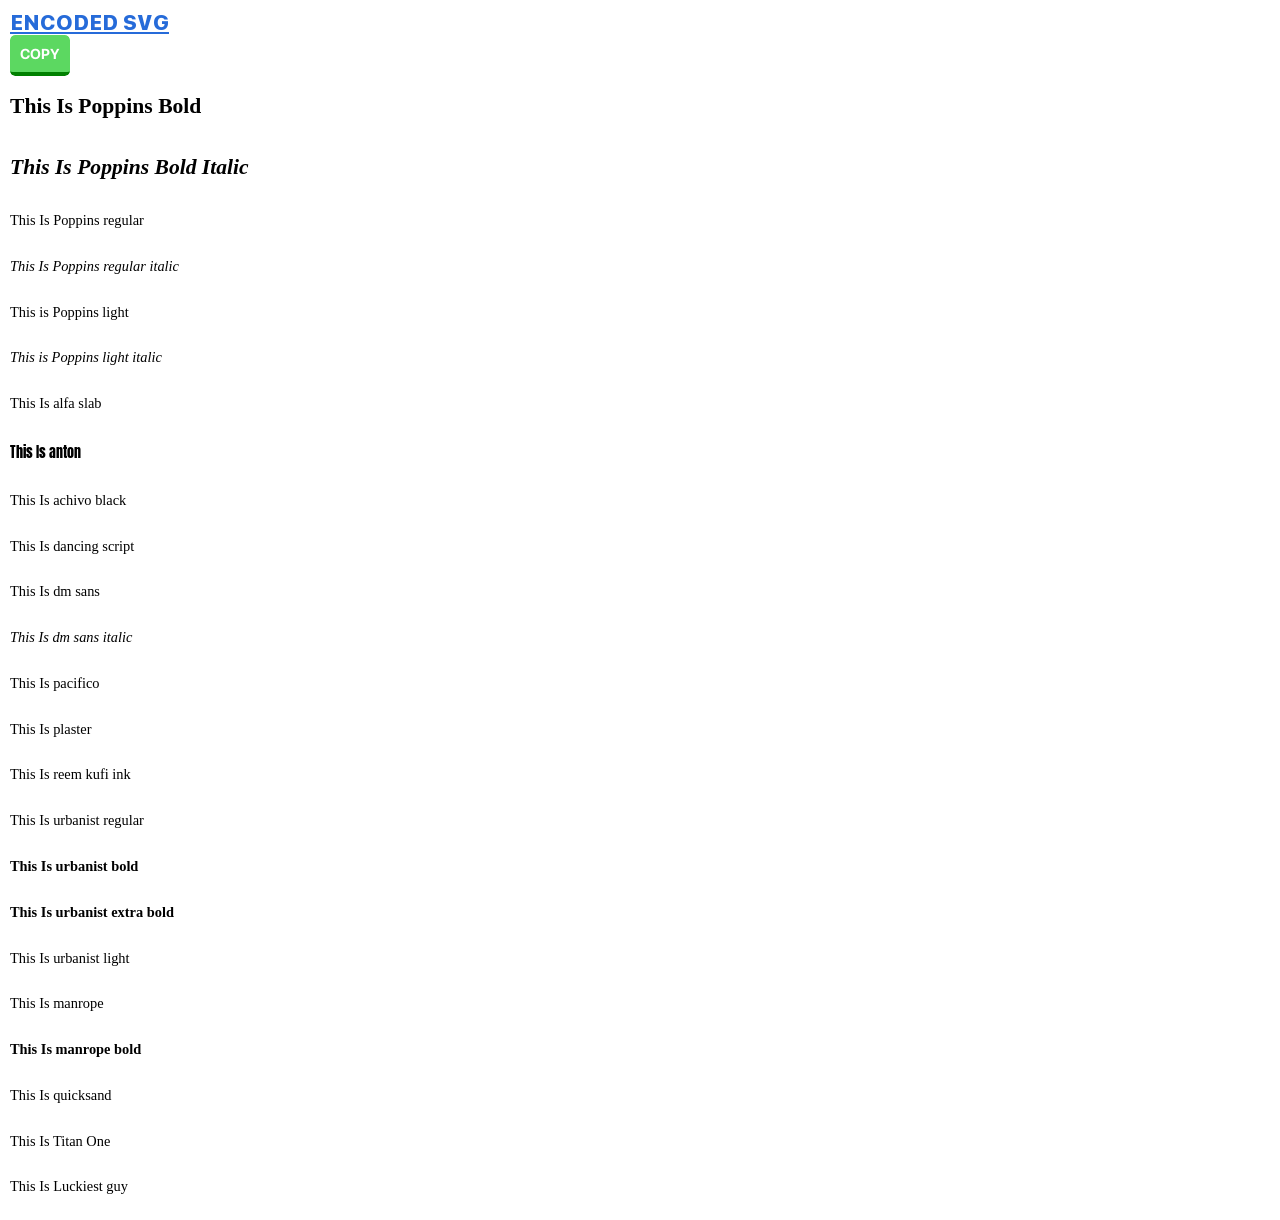
<file: public/vitecss/index.html>
<!DOCTYPE html>
<html lang="en">
<head>
    <meta charset="UTF-8">
    <meta name="viewport" content="width=device-width, initial-scale=1.0">
    
    <title>Document</title>
<link rel="stylesheet" href="css/app.css?v=100.0" class="css">
<link rel="stylesheet" href="fonts/fonts.css?v=100.0" class="font">
<style>
body{
	color:black;
	background:white;
}
</style>
</head>
<body class="p-10 ">
  <div class="column overflow-hidden">
    <strong class="desc u c-primary">ENCODED SVG</strong>
    <span class="encoded-svg"></span>
    <button class="btn-green-3d copy-encoded-svg">COPY</button>
  </div>
    <h2 style="font-family: poppins;">This Is Poppins Bold</h2>
     <h2 style="font-family: poppins;font-style:italic;">This Is Poppins Bold Italic</h2>
     <p style="font-family: poppins;">This Is Poppins regular</p>
     <p style="font-family: poppins;font-style:italic;">This Is Poppins regular italic</p>
     <p class="text-light" style="font-family:poppins">This is Poppins light</p>
     <p class="text-light" style="font-family:poppins;font-style:italic">This is Poppins light italic</p>
      <p style="font-family:alfa slab;">This Is alfa slab</p>
      <p style="font-family:anton">This Is anton</p>
      <p style="font-family:achivo black;">This Is achivo black</p>
      <p style="font-family:dancing script;">This Is dancing script</p>
      <p style="font-family:dm sans;">This Is dm sans</p>
        <p style="font-family:dm sans;font-style: italic;">This Is dm sans italic</p>
          <p style="font-family:pacifico;">This Is pacifico</p>
          <p style="font-family:plaster;">This Is plaster</p>
          <p style="font-family:reem kufi ink;">This Is reem kufi ink</p>
		    <p style="font-family:urbanist;">This Is urbanist regular</p>
			 <p style="font-family:urbanist;font-weight:700">This Is urbanist bold</p>
			  <p style="font-family:urbanist;font-weight:900">This Is urbanist extra bold</p>
			   <p style="font-family:urbanist;font-weight:100">This Is urbanist light</p>
			    <p style="font-family:manrope;">This Is manrope</p>
				 <p style="font-family:manrope;font-weight:700;">This Is manrope bold</p>
				  <p style="font-family:quicksand;">This Is quicksand</p>
            <p style="font-family:titan one;">This Is Titan One</p>
              <p style="font-family:luckiest guy;">This Is Luckiest guy</p>
              
          <script src="js/app.js?v=100.1"></script>
        
        <script>
          
        </script>
</body>
</html>
</file>
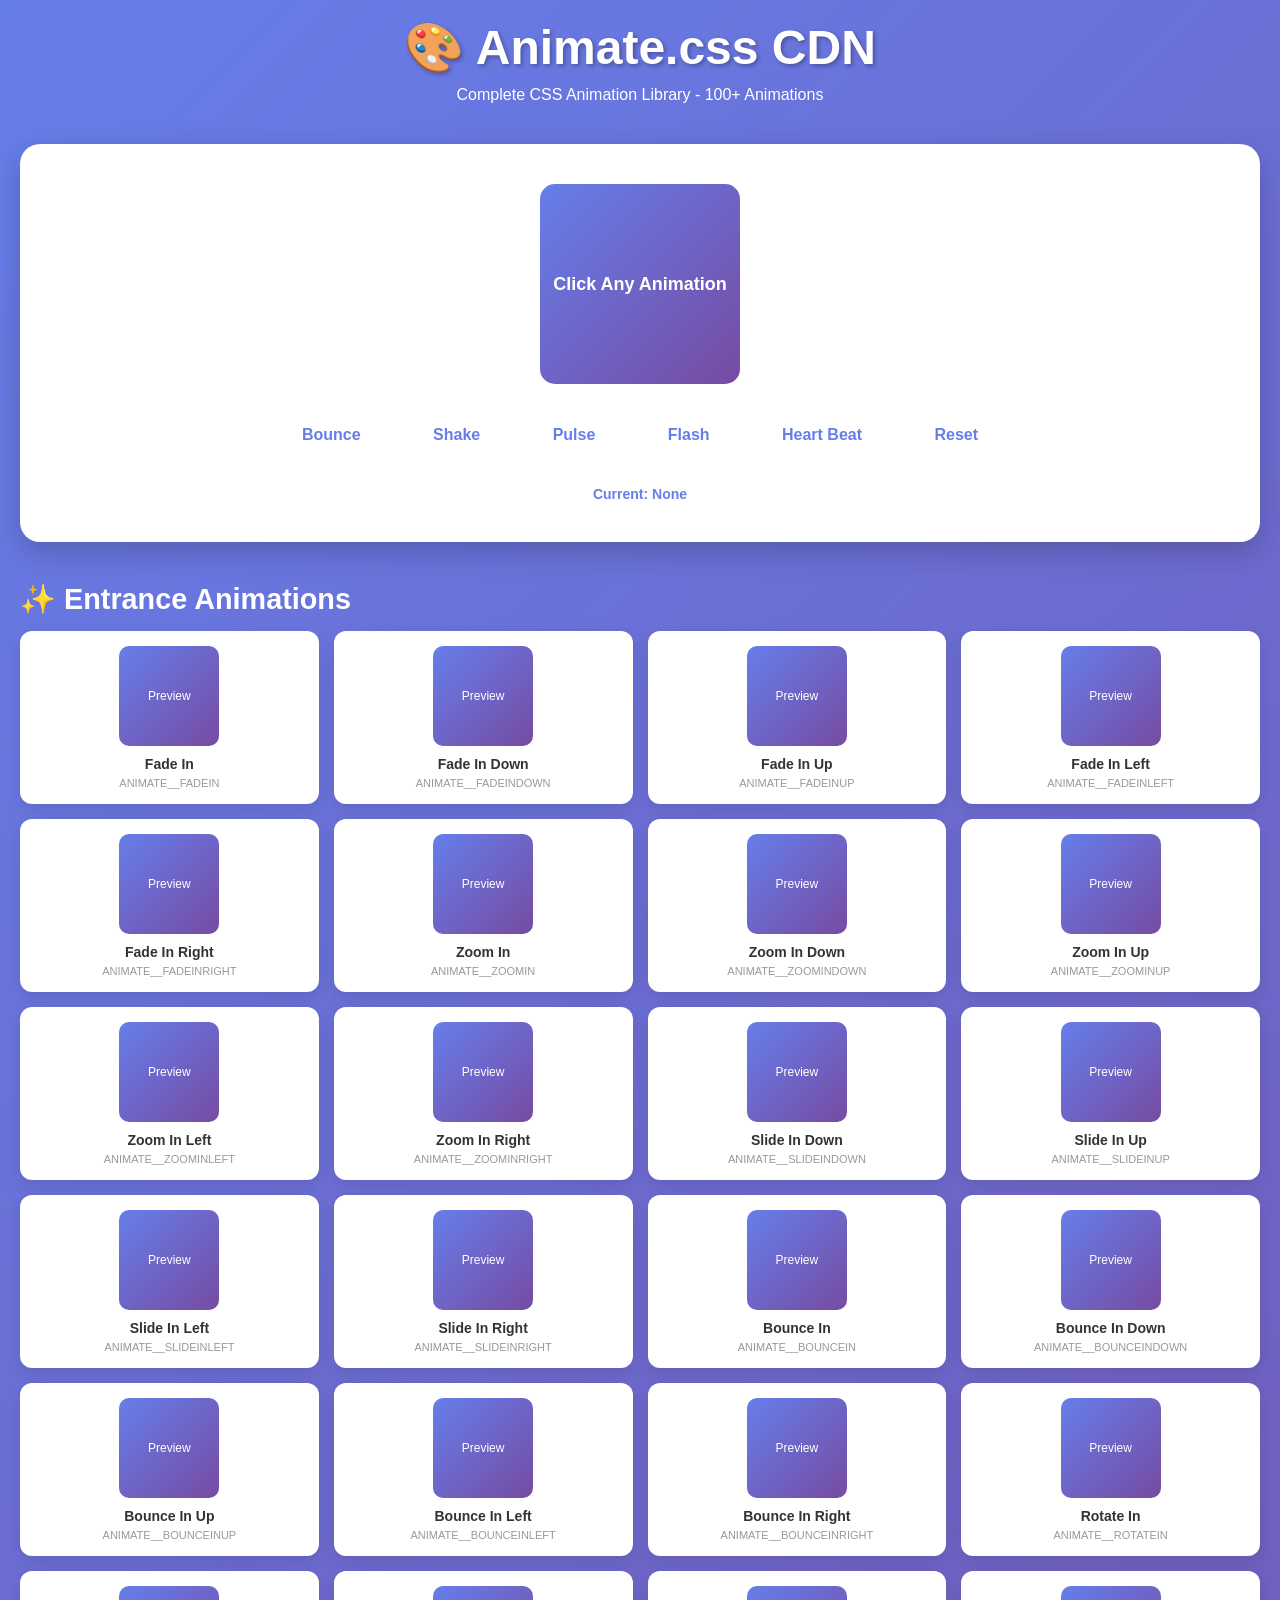
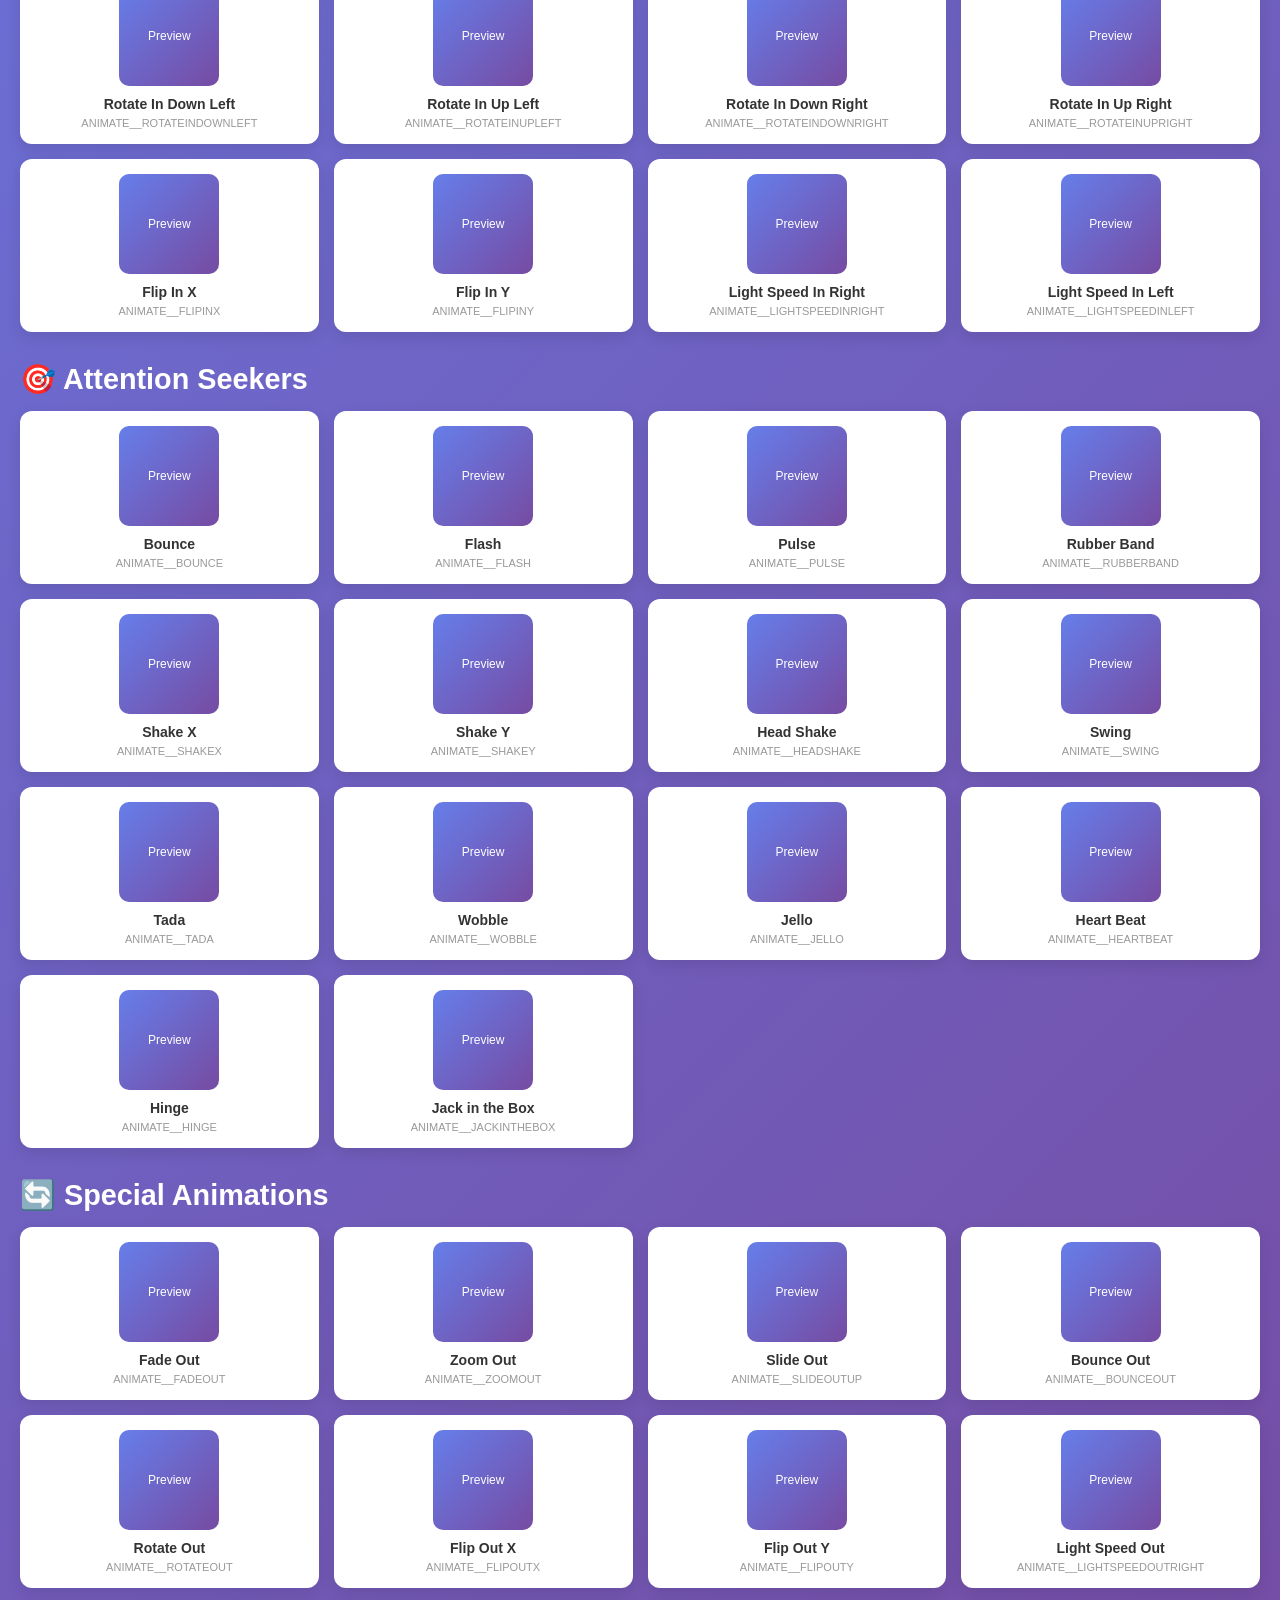
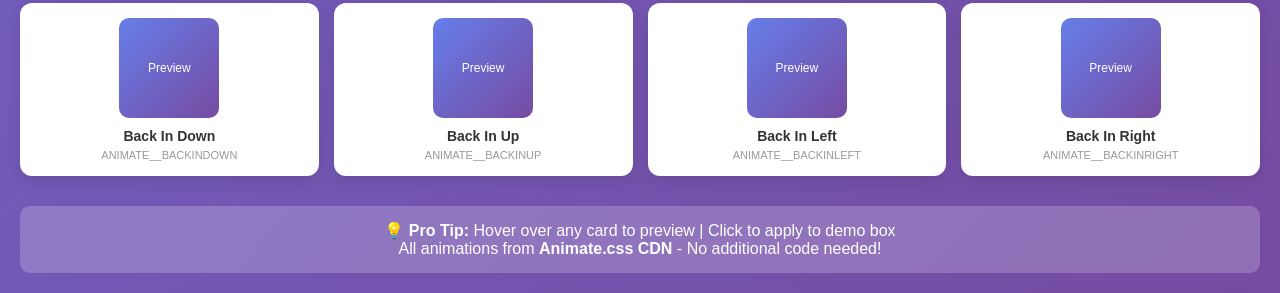
<file: public/vitecss/css/animate.html>
<!DOCTYPE html>
<html lang="en">
<head>
    <meta charset="UTF-8">
    <meta name="viewport" content="width=device-width, initial-scale=1.0">
    <title>Animate.css CDN - Complete Animation Library</title>
    
    <!-- Animate.css CDN -->
    <link rel="stylesheet" href="https://cdnjs.cloudflare.com/ajax/libs/animate.css/4.1.1/animate.min.css">
    
    <style>
        * {
            margin: 0;
            padding: 0;
            box-sizing: border-box;
        }

        body {
            font-family: -apple-system, BlinkMacSystemFont, 'Segoe UI', Roboto, sans-serif;
            background: linear-gradient(135deg, #667eea 0%, #764ba2 100%);
            min-height: 100vh;
            padding: 20px;
        }

        .container {
            max-width: 1400px;
            margin: 0 auto;
        }

        h1 {
            text-align: center;
            color: white;
            margin-bottom: 10px;
            font-size: 3em;
            text-shadow: 2px 2px 4px rgba(0,0,0,0.3);
        }

        .subtitle {
            text-align: center;
            color: white;
            margin-bottom: 40px;
            opacity: 0.9;
        }

        .controls {
            text-align: center;
            margin: 30px 0;
        }

        .btn {
            background: white;
            border: none;
            padding: 12px 24px;
            margin: 0 10px;
            border-radius: 25px;
            cursor: pointer;
            font-weight: bold;
            color: #667eea;
            transition: all 0.3s ease;
            font-size: 16px;
        }

        .btn:hover {
            transform: scale(1.05);
            box-shadow: 0 5px 15px rgba(0,0,0,0.2);
        }

        .demo-area {
            background: white;
            border-radius: 20px;
            padding: 40px;
            text-align: center;
            margin-bottom: 40px;
            box-shadow: 0 10px 30px rgba(0,0,0,0.2);
        }

        .demo-box {
            width: 200px;
            height: 200px;
            background: linear-gradient(135deg, #667eea, #764ba2);
            border-radius: 15px;
            margin: 0 auto 20px;
            display: flex;
            align-items: center;
            justify-content: center;
            color: white;
            font-weight: bold;
            font-size: 18px;
            cursor: pointer;
            transition: all 0.3s ease;
        }

        .current-animation {
            color: #667eea;
            font-weight: bold;
            margin-top: 15px;
            font-size: 14px;
        }

        .grid {
            display: grid;
            grid-template-columns: repeat(auto-fill, minmax(250px, 1fr));
            gap: 15px;
        }

        .card {
            background: white;
            border-radius: 12px;
            padding: 15px;
            text-align: center;
            cursor: pointer;
            transition: all 0.3s ease;
            box-shadow: 0 5px 15px rgba(0,0,0,0.1);
        }

        .card:hover {
            transform: translateY(-5px);
            box-shadow: 0 10px 25px rgba(0,0,0,0.2);
        }

        .preview-box {
            width: 100px;
            height: 100px;
            background: linear-gradient(135deg, #667eea, #764ba2);
            border-radius: 10px;
            margin: 0 auto 10px;
            display: flex;
            align-items: center;
            justify-content: center;
            color: white;
            font-size: 12px;
        }

        .animation-class {
            font-weight: bold;
            color: #333;
            font-size: 14px;
            margin: 5px 0;
        }

        .animation-category {
            font-size: 11px;
            color: #999;
            text-transform: uppercase;
        }

        h2 {
            color: white;
            margin: 30px 0 15px 0;
            font-size: 1.8em;
        }

        .note {
            background: rgba(255,255,255,0.2);
            border-radius: 10px;
            padding: 15px;
            text-align: center;
            color: white;
            margin-top: 30px;
        }
    </style>
</head>
<body>
    <div class="container">
        <h1 class="animate__animated animate__fadeInDown">🎨 Animate.css CDN</h1>
        <div class="subtitle animate__animated animate__fadeInUp">Complete CSS Animation Library - 100+ Animations</div>

        <div class="demo-area">
            <div class="demo-box" id="demoBox">
                Click Any Animation
            </div>
            <div class="controls">
                <button class="btn" onclick="applyAnimation('animate__bounce')">Bounce</button>
                <button class="btn" onclick="applyAnimation('animate__shakeX')">Shake</button>
                <button class="btn" onclick="applyAnimation('animate__pulse')">Pulse</button>
                <button class="btn" onclick="applyAnimation('animate__flash')">Flash</button>
                <button class="btn" onclick="applyAnimation('animate__heartBeat')">Heart Beat</button>
                <button class="btn" onclick="resetAnimation()">Reset</button>
            </div>
            <div class="current-animation" id="currentAnim">Current: None</div>
        </div>

        <h2>✨ Entrance Animations</h2>
        <div class="grid" id="entranceGrid"></div>

        <h2>🎯 Attention Seekers</h2>
        <div class="grid" id="attentionGrid"></div>

        <h2>🔄 Special Animations</h2>
        <div class="grid" id="specialGrid"></div>

        <div class="note">
            💡 <strong>Pro Tip:</strong> Hover over any card to preview | Click to apply to demo box<br>
            All animations from <strong>Animate.css CDN</strong> - No additional code needed!
        </div>
    </div>

    <script>
        // All animations from Animate.css
        const entranceAnimations = [
            { name: 'Fade In', class: 'animate__fadeIn' },
            { name: 'Fade In Down', class: 'animate__fadeInDown' },
            { name: 'Fade In Up', class: 'animate__fadeInUp' },
            { name: 'Fade In Left', class: 'animate__fadeInLeft' },
            { name: 'Fade In Right', class: 'animate__fadeInRight' },
            { name: 'Zoom In', class: 'animate__zoomIn' },
            { name: 'Zoom In Down', class: 'animate__zoomInDown' },
            { name: 'Zoom In Up', class: 'animate__zoomInUp' },
            { name: 'Zoom In Left', class: 'animate__zoomInLeft' },
            { name: 'Zoom In Right', class: 'animate__zoomInRight' },
            { name: 'Slide In Down', class: 'animate__slideInDown' },
            { name: 'Slide In Up', class: 'animate__slideInUp' },
            { name: 'Slide In Left', class: 'animate__slideInLeft' },
            { name: 'Slide In Right', class: 'animate__slideInRight' },
            { name: 'Bounce In', class: 'animate__bounceIn' },
            { name: 'Bounce In Down', class: 'animate__bounceInDown' },
            { name: 'Bounce In Up', class: 'animate__bounceInUp' },
            { name: 'Bounce In Left', class: 'animate__bounceInLeft' },
            { name: 'Bounce In Right', class: 'animate__bounceInRight' },
            { name: 'Rotate In', class: 'animate__rotateIn' },
            { name: 'Rotate In Down Left', class: 'animate__rotateInDownLeft' },
            { name: 'Rotate In Up Left', class: 'animate__rotateInUpLeft' },
            { name: 'Rotate In Down Right', class: 'animate__rotateInDownRight' },
            { name: 'Rotate In Up Right', class: 'animate__rotateInUpRight' },
            { name: 'Flip In X', class: 'animate__flipInX' },
            { name: 'Flip In Y', class: 'animate__flipInY' },
            { name: 'Light Speed In Right', class: 'animate__lightSpeedInRight' },
            { name: 'Light Speed In Left', class: 'animate__lightSpeedInLeft' }
        ];

        const attentionAnimations = [
            { name: 'Bounce', class: 'animate__bounce' },
            { name: 'Flash', class: 'animate__flash' },
            { name: 'Pulse', class: 'animate__pulse' },
            { name: 'Rubber Band', class: 'animate__rubberBand' },
            { name: 'Shake X', class: 'animate__shakeX' },
            { name: 'Shake Y', class: 'animate__shakeY' },
            { name: 'Head Shake', class: 'animate__headShake' },
            { name: 'Swing', class: 'animate__swing' },
            { name: 'Tada', class: 'animate__tada' },
            { name: 'Wobble', class: 'animate__wobble' },
            { name: 'Jello', class: 'animate__jello' },
            { name: 'Heart Beat', class: 'animate__heartBeat' },
            { name: 'Hinge', class: 'animate__hinge' },
            { name: 'Jack in the Box', class: 'animate__jackInTheBox' }
        ];

        const specialAnimations = [
            { name: 'Fade Out', class: 'animate__fadeOut' },
            { name: 'Zoom Out', class: 'animate__zoomOut' },
            { name: 'Slide Out', class: 'animate__slideOutUp' },
            { name: 'Bounce Out', class: 'animate__bounceOut' },
            { name: 'Rotate Out', class: 'animate__rotateOut' },
            { name: 'Flip Out X', class: 'animate__flipOutX' },
            { name: 'Flip Out Y', class: 'animate__flipOutY' },
            { name: 'Light Speed Out', class: 'animate__lightSpeedOutRight' },
            { name: 'Back In Down', class: 'animate__backInDown' },
            { name: 'Back In Up', class: 'animate__backInUp' },
            { name: 'Back In Left', class: 'animate__backInLeft' },
            { name: 'Back In Right', class: 'animate__backInRight' }
        ];

        function createGrid(animations, containerId) {
            const container = document.getElementById(containerId);
            animations.forEach(anim => {
                const card = document.createElement('div');
                card.className = 'card';
                card.onclick = () => applyAnimation(anim.class);
                card.onmouseenter = () => previewAnimation(anim.class, card);
                card.onmouseleave = () => removePreview(card);
                
                card.innerHTML = `
                    <div class="preview-box" id="preview-${anim.class.replace(/[^a-zA-Z0-9]/g, '')}">
                        Preview
                    </div>
                    <div class="animation-class">${anim.name}</div>
                    <div class="animation-category">${anim.class}</div>
                `;
                container.appendChild(card);
            });
        }

        function applyAnimation(animationClass) {
            const demo = document.getElementById('demoBox');
            const currentDiv = document.getElementById('currentAnim');
            
            // Remove all animate.css classes
            const allAnimClasses = [
                ...entranceAnimations.map(a => a.class),
                ...attentionAnimations.map(a => a.class),
                ...specialAnimations.map(a => a.class)
            ];
            demo.classList.remove(...allAnimClasses);
            
            if (animationClass === 'reset') {
                currentDiv.textContent = 'Current: None';
                return;
            }
            
            // Add the animation class
            demo.classList.add('animate__animated', animationClass);
            currentDiv.textContent = `Current: ${animationClass.replace('animate__', '')}`;
            
            // Remove animation after it completes
            setTimeout(() => {
                demo.classList.remove(animationClass);
                if (currentDiv.textContent === `Current: ${animationClass.replace('animate__', '')}`) {
                    // Keep the class only for infinite animations
                    const infiniteAnims = ['animate__bounce', 'animate__pulse', 'animate__flash', 
                                          'animate__heartBeat', 'animate__rubberBand', 'animate__swing',
                                          'animate__tada', 'animate__wobble', 'animate__jello'];
                    if (!infiniteAnims.includes(animationClass)) {
                        demo.classList.remove(animationClass);
                    }
                }
            }, 1000);
        }

        function resetAnimation() {
            const demo = document.getElementById('demoBox');
            const allAnimClasses = [
                ...entranceAnimations.map(a => a.class),
                ...attentionAnimations.map(a => a.class),
                ...specialAnimations.map(a => a.class)
            ];
            demo.classList.remove(...allAnimClasses);
            document.getElementById('currentAnim').textContent = 'Current: None';
        }

        function previewAnimation(animationClass, card) {
            const previewBox = card.querySelector('.preview-box');
            if (previewBox) {
                previewBox.classList.add('animate__animated', animationClass);
            }
        }

        function removePreview(card) {
            const previewBox = card.querySelector('.preview-box');
            if (previewBox) {
                const allAnimClasses = [
                    ...entranceAnimations.map(a => a.class),
                    ...attentionAnimations.map(a => a.class),
                    ...specialAnimations.map(a => a.class)
                ];
                previewBox.classList.remove('animate__animated', ...allAnimClasses);
            }
        }

        // Initialize grids
        createGrid(entranceAnimations, 'entranceGrid');
        createGrid(attentionAnimations, 'attentionGrid');
        createGrid(specialAnimations, 'specialGrid');

        // Animate title on load
        window.addEventListener('load', () => {
            document.querySelector('h1').classList.add('animate__animated', 'animate__fadeInDown');
            document.querySelector('.subtitle').classList.add('animate__animated', 'animate__fadeInUp');
        });
    </script>
</body>
</html>
</file>
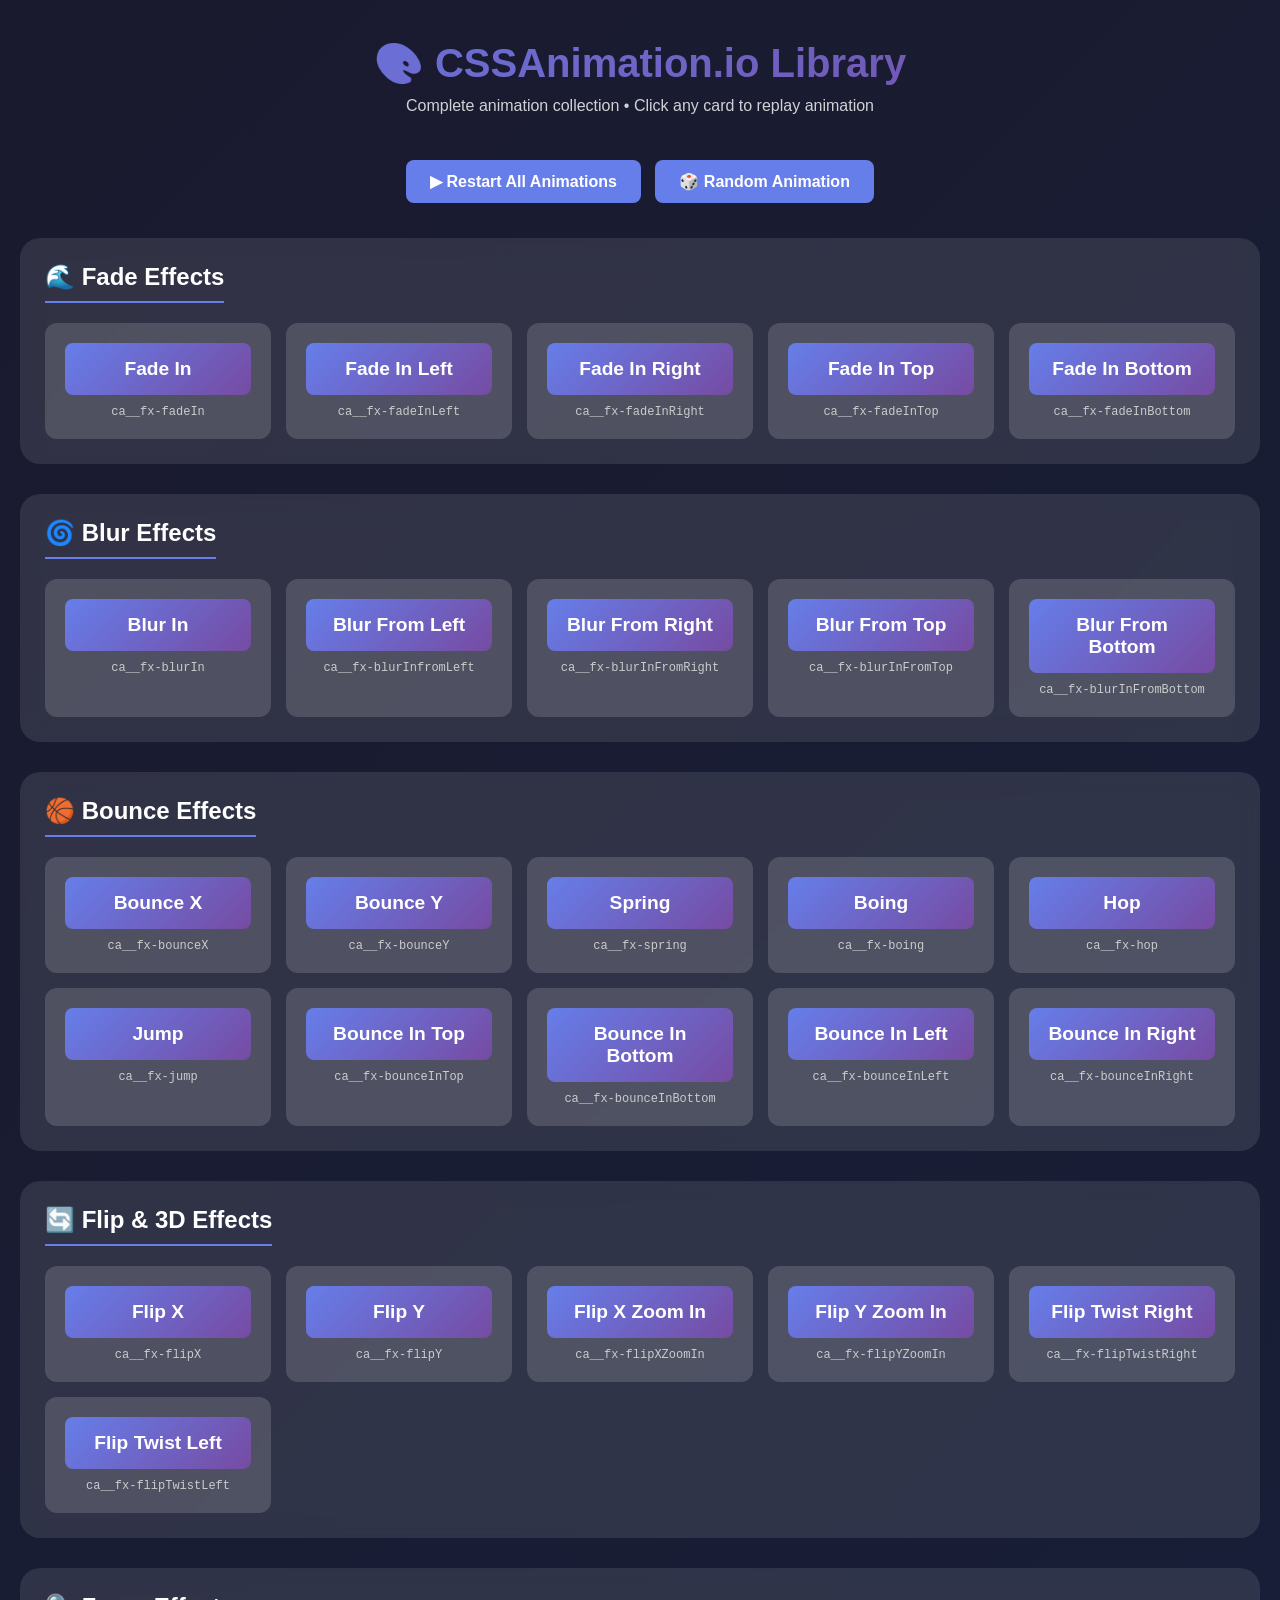
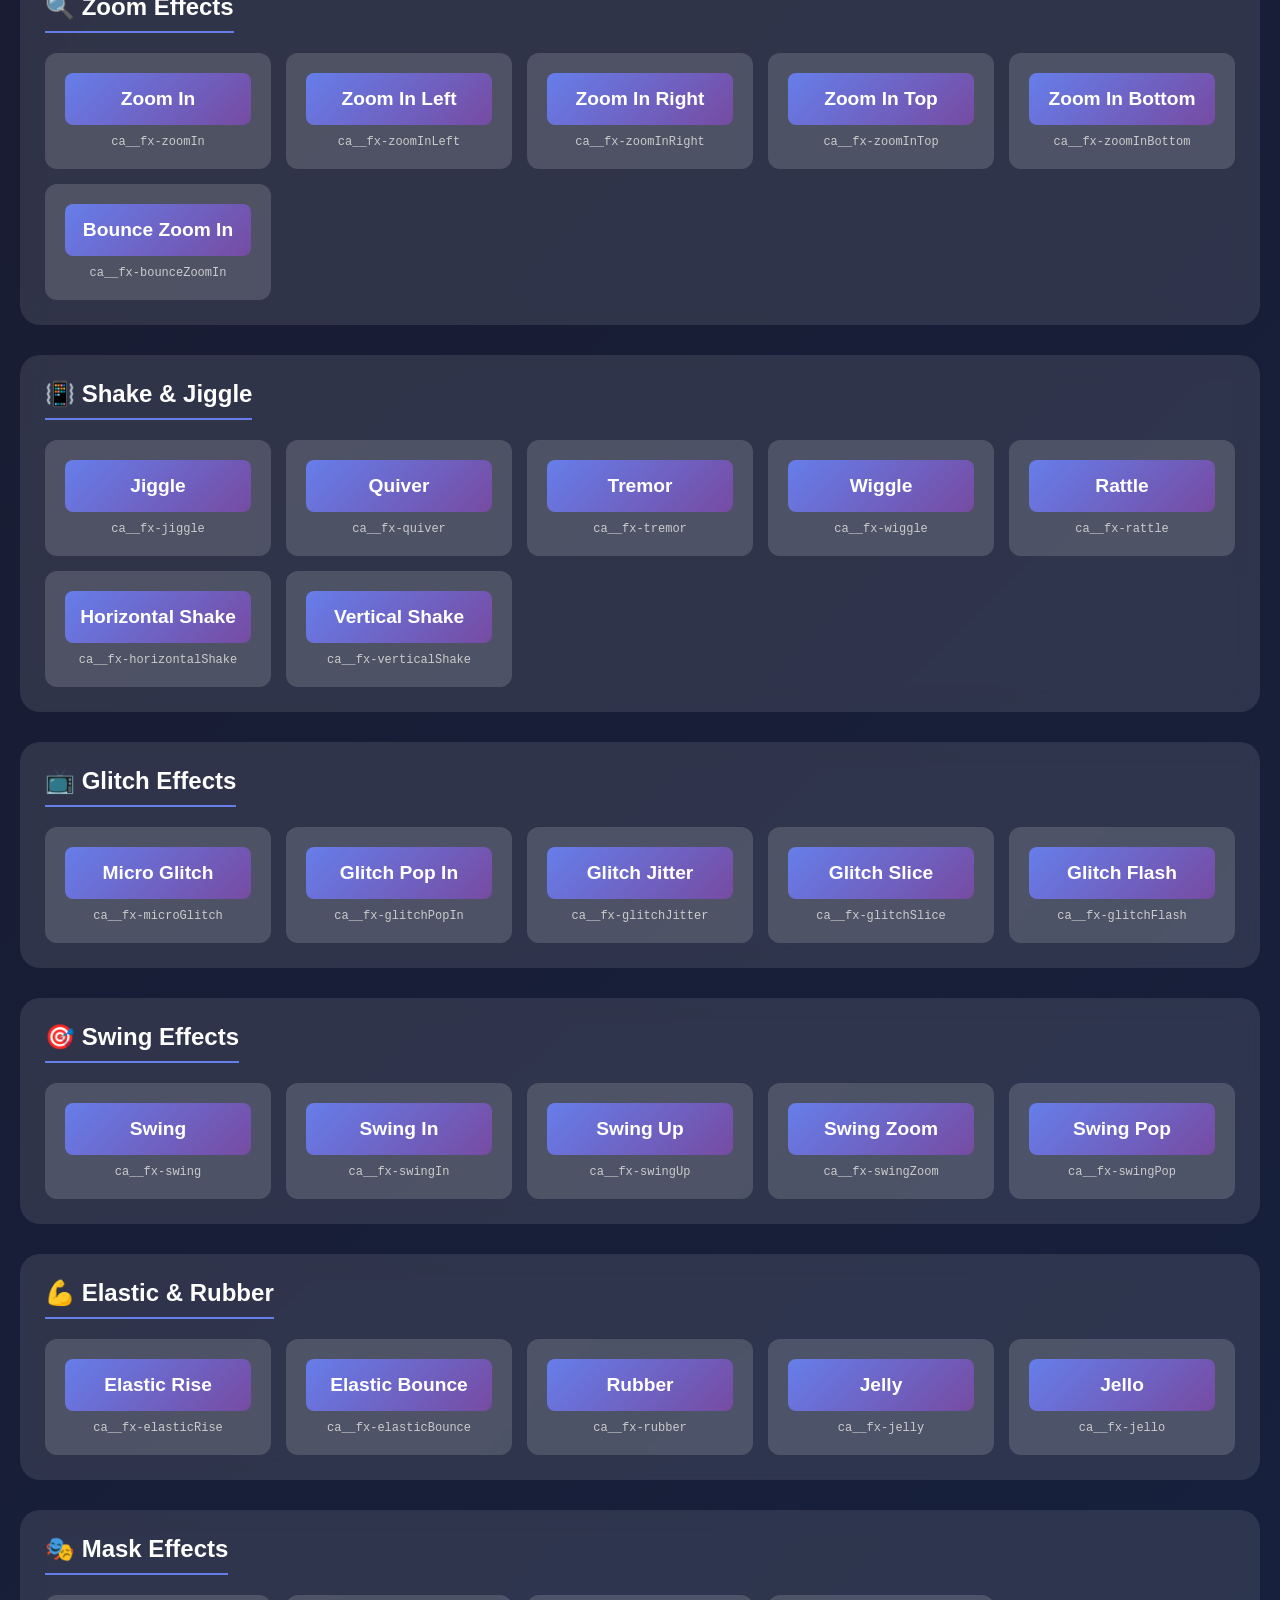
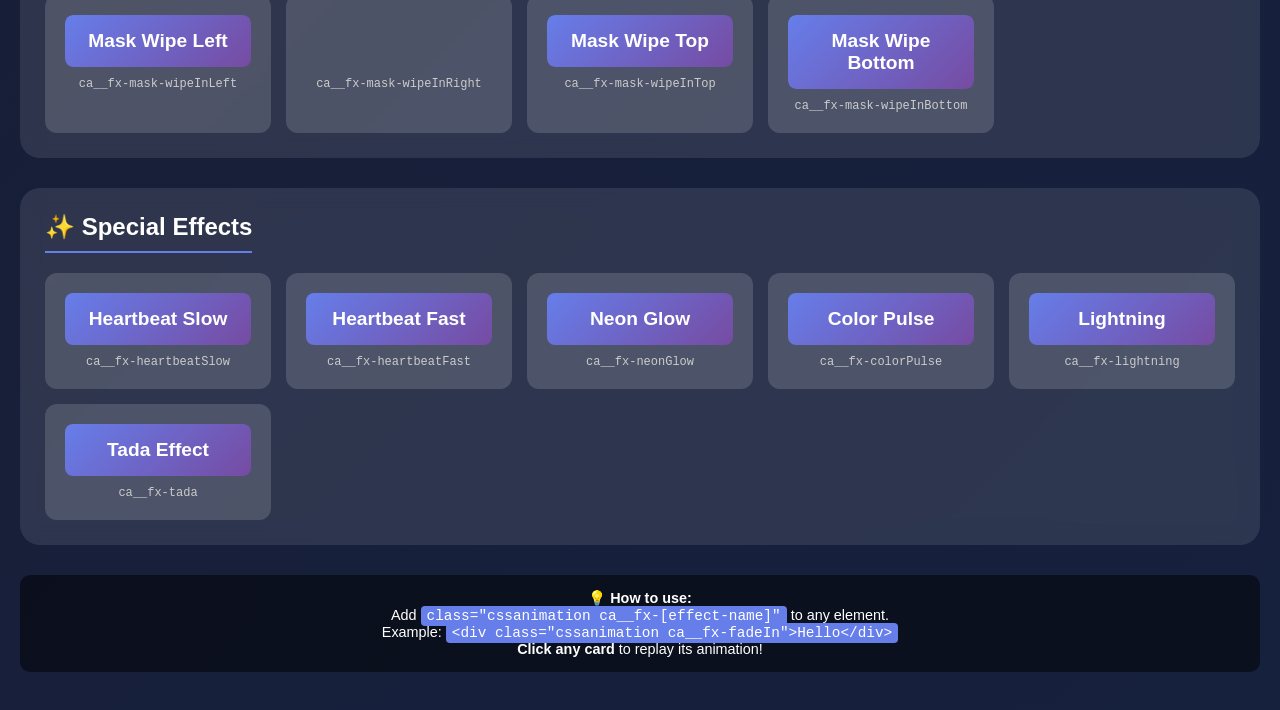
<file: public/vitecss/css/cssanimation.html>
<!DOCTYPE html>
<html lang="en">
<head>
    <meta charset="UTF-8">
    <meta name="viewport" content="width=device-width, initial-scale=1.0">
    <title>CSSAnimation.io - Complete Animation Library Demo</title>
    <link rel="stylesheet" href="cssanimation.css">
    <style>
        * {
            margin: 0;
            padding: 0;
            box-sizing: border-box;
        }
        
        body {
            font-family: 'Segoe UI', Tahoma, Geneva, Verdana, sans-serif;
            background: linear-gradient(135deg, #1a1a2e 0%, #16213e 100%);
            padding: 40px 20px;
            color: #fff;
        }
        
        .container {
            max-width: 1400px;
            margin: 0 auto;
        }
        
        h1 {
            text-align: center;
            margin-bottom: 10px;
            font-size: 2.5rem;
            background: linear-gradient(135deg, #667eea, #764ba2);
            -webkit-background-clip: text;
            -webkit-text-fill-color: transparent;
        }
        
        .subtitle {
            text-align: center;
            margin-bottom: 40px;
            opacity: 0.8;
        }
        
        .category {
            background: rgba(255,255,255,0.1);
            border-radius: 20px;
            padding: 25px;
            margin-bottom: 30px;
            backdrop-filter: blur(10px);
        }
        
        .category h2 {
            margin-bottom: 20px;
            padding-bottom: 10px;
            border-bottom: 2px solid #667eea;
            display: inline-block;
        }
        
        .grid {
            display: grid;
            grid-template-columns: repeat(auto-fill, minmax(200px, 1fr));
            gap: 15px;
        }
        
        .animation-card {
            background: rgba(255,255,255,0.15);
            border-radius: 12px;
            padding: 20px;
            text-align: center;
            transition: transform 0.3s, box-shadow 0.3s;
            cursor: pointer;
        }
        
        .animation-card:hover {
            transform: translateY(-5px);
            background: rgba(255,255,255,0.25);
            box-shadow: 0 10px 25px rgba(0,0,0,0.3);
        }
        
        .animation-preview {
            font-size: 1.2rem;
            font-weight: bold;
            background: linear-gradient(135deg, #667eea, #764ba2);
            padding: 15px;
            border-radius: 8px;
            margin-bottom: 10px;
        }
        
        .animation-name {
            font-family: monospace;
            font-size: 0.75rem;
            word-break: break-all;
            color: #ccc;
        }
        
        .controls {
            text-align: center;
            margin-bottom: 30px;
        }
        
        .controls button {
            background: #667eea;
            color: white;
            border: none;
            padding: 12px 24px;
            margin: 5px;
            border-radius: 8px;
            cursor: pointer;
            font-size: 1rem;
            font-weight: bold;
            transition: all 0.3s;
        }
        
        .controls button:hover {
            background: #764ba2;
            transform: scale(1.05);
        }
        
        .note {
            background: rgba(0,0,0,0.5);
            border-radius: 10px;
            padding: 15px;
            margin-top: 30px;
            text-align: center;
            font-size: 0.9rem;
        }
        
        .note code {
            background: #667eea;
            padding: 2px 6px;
            border-radius: 4px;
        }
        
        @keyframes pulse {
            0%, 100% { transform: scale(1); }
            50% { transform: scale(1.02); }
        }
    </style>
</head>
<body>
    <div class="container">
        <h1>🎨 CSSAnimation.io Library</h1>
        <div class="subtitle">Complete animation collection • Click any card to replay animation</div>
        
        <div class="controls">
            <button onclick="restartAllAnimations()">▶ Restart All Animations</button>
            <button onclick="playRandomAnimation()">🎲 Random Animation</button>
        </div>
        
        <!-- Fade Animations -->
        <div class="category">
            <h2>🌊 Fade Effects</h2>
            <div class="grid">
                <div class="animation-card" onclick="replayAnimation(this)">
                    <div class="animation-preview cssanimation ca__fx-fadeIn">Fade In</div>
                    <div class="animation-name">ca__fx-fadeIn</div>
                </div>
                <div class="animation-card" onclick="replayAnimation(this)">
                    <div class="animation-preview cssanimation ca__fx-fadeInLeft">Fade In Left</div>
                    <div class="animation-name">ca__fx-fadeInLeft</div>
                </div>
                <div class="animation-card" onclick="replayAnimation(this)">
                    <div class="animation-preview cssanimation ca__fx-fadeInRight">Fade In Right</div>
                    <div class="animation-name">ca__fx-fadeInRight</div>
                </div>
                <div class="animation-card" onclick="replayAnimation(this)">
                    <div class="animation-preview cssanimation ca__fx-fadeInTop">Fade In Top</div>
                    <div class="animation-name">ca__fx-fadeInTop</div>
                </div>
                <div class="animation-card" onclick="replayAnimation(this)">
                    <div class="animation-preview cssanimation ca__fx-fadeInBottom">Fade In Bottom</div>
                    <div class="animation-name">ca__fx-fadeInBottom</div>
                </div>
            </div>
        </div>
        
        <!-- Blur Effects -->
        <div class="category">
            <h2>🌀 Blur Effects</h2>
            <div class="grid">
                <div class="animation-card" onclick="replayAnimation(this)">
                    <div class="animation-preview cssanimation ca__fx-blurIn">Blur In</div>
                    <div class="animation-name">ca__fx-blurIn</div>
                </div>
                <div class="animation-card" onclick="replayAnimation(this)">
                    <div class="animation-preview cssanimation ca__fx-blurInfromLeft">Blur From Left</div>
                    <div class="animation-name">ca__fx-blurInfromLeft</div>
                </div>
                <div class="animation-card" onclick="replayAnimation(this)">
                    <div class="animation-preview cssanimation ca__fx-blurInFromRight">Blur From Right</div>
                    <div class="animation-name">ca__fx-blurInFromRight</div>
                </div>
                <div class="animation-card" onclick="replayAnimation(this)">
                    <div class="animation-preview cssanimation ca__fx-blurInFromTop">Blur From Top</div>
                    <div class="animation-name">ca__fx-blurInFromTop</div>
                </div>
                <div class="animation-card" onclick="replayAnimation(this)">
                    <div class="animation-preview cssanimation ca__fx-blurInFromBottom">Blur From Bottom</div>
                    <div class="animation-name">ca__fx-blurInFromBottom</div>
                </div>
            </div>
        </div>
        
        <!-- Bounce Effects -->
        <div class="category">
            <h2>🏀 Bounce Effects</h2>
            <div class="grid">
                <div class="animation-card" onclick="replayAnimation(this)">
                    <div class="animation-preview cssanimation ca__fx-bounceX">Bounce X</div>
                    <div class="animation-name">ca__fx-bounceX</div>
                </div>
                <div class="animation-card" onclick="replayAnimation(this)">
                    <div class="animation-preview cssanimation ca__fx-bounceY">Bounce Y</div>
                    <div class="animation-name">ca__fx-bounceY</div>
                </div>
                <div class="animation-card" onclick="replayAnimation(this)">
                    <div class="animation-preview cssanimation ca__fx-spring">Spring</div>
                    <div class="animation-name">ca__fx-spring</div>
                </div>
                <div class="animation-card" onclick="replayAnimation(this)">
                    <div class="animation-preview cssanimation ca__fx-boing">Boing</div>
                    <div class="animation-name">ca__fx-boing</div>
                </div>
                <div class="animation-card" onclick="replayAnimation(this)">
                    <div class="animation-preview cssanimation ca__fx-hop">Hop</div>
                    <div class="animation-name">ca__fx-hop</div>
                </div>
                <div class="animation-card" onclick="replayAnimation(this)">
                    <div class="animation-preview cssanimation ca__fx-jump">Jump</div>
                    <div class="animation-name">ca__fx-jump</div>
                </div>
                <div class="animation-card" onclick="replayAnimation(this)">
                    <div class="animation-preview cssanimation ca__fx-bounceInTop">Bounce In Top</div>
                    <div class="animation-name">ca__fx-bounceInTop</div>
                </div>
                <div class="animation-card" onclick="replayAnimation(this)">
                    <div class="animation-preview cssanimation ca__fx-bounceInBottom">Bounce In Bottom</div>
                    <div class="animation-name">ca__fx-bounceInBottom</div>
                </div>
                <div class="animation-card" onclick="replayAnimation(this)">
                    <div class="animation-preview cssanimation ca__fx-bounceInLeft">Bounce In Left</div>
                    <div class="animation-name">ca__fx-bounceInLeft</div>
                </div>
                <div class="animation-card" onclick="replayAnimation(this)">
                    <div class="animation-preview cssanimation ca__fx-bounceInRight">Bounce In Right</div>
                    <div class="animation-name">ca__fx-bounceInRight</div>
                </div>
            </div>
        </div>
        
        <!-- Flip & 3D Effects -->
        <div class="category">
            <h2>🔄 Flip & 3D Effects</h2>
            <div class="grid">
                <div class="animation-card" onclick="replayAnimation(this)">
                    <div class="animation-preview cssanimation ca__fx-flipX">Flip X</div>
                    <div class="animation-name">ca__fx-flipX</div>
                </div>
                <div class="animation-card" onclick="replayAnimation(this)">
                    <div class="animation-preview cssanimation ca__fx-flipY">Flip Y</div>
                    <div class="animation-name">ca__fx-flipY</div>
                </div>
                <div class="animation-card" onclick="replayAnimation(this)">
                    <div class="animation-preview cssanimation ca__fx-flipXZoomIn">Flip X Zoom In</div>
                    <div class="animation-name">ca__fx-flipXZoomIn</div>
                </div>
                <div class="animation-card" onclick="replayAnimation(this)">
                    <div class="animation-preview cssanimation ca__fx-flipYZoomIn">Flip Y Zoom In</div>
                    <div class="animation-name">ca__fx-flipYZoomIn</div>
                </div>
                <div class="animation-card" onclick="replayAnimation(this)">
                    <div class="animation-preview cssanimation ca__fx-flipTwistRight">Flip Twist Right</div>
                    <div class="animation-name">ca__fx-flipTwistRight</div>
                </div>
                <div class="animation-card" onclick="replayAnimation(this)">
                    <div class="animation-preview cssanimation ca__fx-flipTwistLeft">Flip Twist Left</div>
                    <div class="animation-name">ca__fx-flipTwistLeft</div>
                </div>
            </div>
        </div>
        
        <!-- Zoom Effects -->
        <div class="category">
            <h2>🔍 Zoom Effects</h2>
            <div class="grid">
                <div class="animation-card" onclick="replayAnimation(this)">
                    <div class="animation-preview cssanimation ca__fx-zoomIn">Zoom In</div>
                    <div class="animation-name">ca__fx-zoomIn</div>
                </div>
                <div class="animation-card" onclick="replayAnimation(this)">
                    <div class="animation-preview cssanimation ca__fx-zoomInLeft">Zoom In Left</div>
                    <div class="animation-name">ca__fx-zoomInLeft</div>
                </div>
                <div class="animation-card" onclick="replayAnimation(this)">
                    <div class="animation-preview cssanimation ca__fx-zoomInRight">Zoom In Right</div>
                    <div class="animation-name">ca__fx-zoomInRight</div>
                </div>
                <div class="animation-card" onclick="replayAnimation(this)">
                    <div class="animation-preview cssanimation ca__fx-zoomInTop">Zoom In Top</div>
                    <div class="animation-name">ca__fx-zoomInTop</div>
                </div>
                <div class="animation-card" onclick="replayAnimation(this)">
                    <div class="animation-preview cssanimation ca__fx-zoomInBottom">Zoom In Bottom</div>
                    <div class="animation-name">ca__fx-zoomInBottom</div>
                </div>
                <div class="animation-card" onclick="replayAnimation(this)">
                    <div class="animation-preview cssanimation ca__fx-bounceZoomIn">Bounce Zoom In</div>
                    <div class="animation-name">ca__fx-bounceZoomIn</div>
                </div>
            </div>
        </div>
        
        <!-- Shake & Jiggle Effects -->
        <div class="category">
            <h2>📳 Shake & Jiggle</h2>
            <div class="grid">
                <div class="animation-card" onclick="replayAnimation(this)">
                    <div class="animation-preview cssanimation ca__fx-jiggle">Jiggle</div>
                    <div class="animation-name">ca__fx-jiggle</div>
                </div>
                <div class="animation-card" onclick="replayAnimation(this)">
                    <div class="animation-preview cssanimation ca__fx-quiver">Quiver</div>
                    <div class="animation-name">ca__fx-quiver</div>
                </div>
                <div class="animation-card" onclick="replayAnimation(this)">
                    <div class="animation-preview cssanimation ca__fx-tremor">Tremor</div>
                    <div class="animation-name">ca__fx-tremor</div>
                </div>
                <div class="animation-card" onclick="replayAnimation(this)">
                    <div class="animation-preview cssanimation ca__fx-wiggle">Wiggle</div>
                    <div class="animation-name">ca__fx-wiggle</div>
                </div>
                <div class="animation-card" onclick="replayAnimation(this)">
                    <div class="animation-preview cssanimation ca__fx-rattle">Rattle</div>
                    <div class="animation-name">ca__fx-rattle</div>
                </div>
                <div class="animation-card" onclick="replayAnimation(this)">
                    <div class="animation-preview cssanimation ca__fx-horizontalShake">Horizontal Shake</div>
                    <div class="animation-name">ca__fx-horizontalShake</div>
                </div>
                <div class="animation-card" onclick="replayAnimation(this)">
                    <div class="animation-preview cssanimation ca__fx-verticalShake">Vertical Shake</div>
                    <div class="animation-name">ca__fx-verticalShake</div>
                </div>
            </div>
        </div>
        
        <!-- Glitch Effects -->
        <div class="category">
            <h2>📺 Glitch Effects</h2>
            <div class="grid">
                <div class="animation-card" onclick="replayAnimation(this)">
                    <div class="animation-preview cssanimation ca__fx-microGlitch">Micro Glitch</div>
                    <div class="animation-name">ca__fx-microGlitch</div>
                </div>
                <div class="animation-card" onclick="replayAnimation(this)">
                    <div class="animation-preview cssanimation ca__fx-glitchPopIn">Glitch Pop In</div>
                    <div class="animation-name">ca__fx-glitchPopIn</div>
                </div>
                <div class="animation-card" onclick="replayAnimation(this)">
                    <div class="animation-preview cssanimation ca__fx-glitchJitter">Glitch Jitter</div>
                    <div class="animation-name">ca__fx-glitchJitter</div>
                </div>
                <div class="animation-card" onclick="replayAnimation(this)">
                    <div class="animation-preview cssanimation ca__fx-glitchSlice">Glitch Slice</div>
                    <div class="animation-name">ca__fx-glitchSlice</div>
                </div>
                <div class="animation-card" onclick="replayAnimation(this)">
                    <div class="animation-preview cssanimation ca__fx-glitchFlash">Glitch Flash</div>
                    <div class="animation-name">ca__fx-glitchFlash</div>
                </div>
            </div>
        </div>
        
        <!-- Swing Effects -->
        <div class="category">
            <h2>🎯 Swing Effects</h2>
            <div class="grid">
                <div class="animation-card" onclick="replayAnimation(this)">
                    <div class="animation-preview cssanimation ca__fx-swing">Swing</div>
                    <div class="animation-name">ca__fx-swing</div>
                </div>
                <div class="animation-card" onclick="replayAnimation(this)">
                    <div class="animation-preview cssanimation ca__fx-swingIn">Swing In</div>
                    <div class="animation-name">ca__fx-swingIn</div>
                </div>
                <div class="animation-card" onclick="replayAnimation(this)">
                    <div class="animation-preview cssanimation ca__fx-swingUp">Swing Up</div>
                    <div class="animation-name">ca__fx-swingUp</div>
                </div>
                <div class="animation-card" onclick="replayAnimation(this)">
                    <div class="animation-preview cssanimation ca__fx-swingZoom">Swing Zoom</div>
                    <div class="animation-name">ca__fx-swingZoom</div>
                </div>
                <div class="animation-card" onclick="replayAnimation(this)">
                    <div class="animation-preview cssanimation ca__fx-swingPop">Swing Pop</div>
                    <div class="animation-name">ca__fx-swingPop</div>
                </div>
            </div>
        </div>
        
        <!-- Elastic & Rubber Effects -->
        <div class="category">
            <h2>💪 Elastic & Rubber</h2>
            <div class="grid">
                <div class="animation-card" onclick="replayAnimation(this)">
                    <div class="animation-preview cssanimation ca__fx-elasticRise">Elastic Rise</div>
                    <div class="animation-name">ca__fx-elasticRise</div>
                </div>
                <div class="animation-card" onclick="replayAnimation(this)">
                    <div class="animation-preview cssanimation ca__fx-elasticBounce">Elastic Bounce</div>
                    <div class="animation-name">ca__fx-elasticBounce</div>
                </div>
                <div class="animation-card" onclick="replayAnimation(this)">
                    <div class="animation-preview cssanimation ca__fx-rubber">Rubber</div>
                    <div class="animation-name">ca__fx-rubber</div>
                </div>
                <div class="animation-card" onclick="replayAnimation(this)">
                    <div class="animation-preview cssanimation ca__fx-jelly">Jelly</div>
                    <div class="animation-name">ca__fx-jelly</div>
                </div>
                <div class="animation-card" onclick="replayAnimation(this)">
                    <div class="animation-preview cssanimation ca__fx-jello">Jello</div>
                    <div class="animation-name">ca__fx-jello</div>
                </div>
            </div>
        </div>
        
        <!-- Mask Effects -->
        <div class="category">
            <h2>🎭 Mask Effects</h2>
            <div class="grid">
                <div class="animation-card" onclick="replayAnimation(this)">
                    <div class="animation-preview cssanimation ca__fx-mask-wipeInLeft">Mask Wipe Left</div>
                    <div class="animation-name">ca__fx-mask-wipeInLeft</div>
                </div>
                <div class="animation-card" onclick="replayAnimation(this)">
                    <div class="animation-preview cssanimation ca__fx-mask-wipeInRight">Mask Wipe Right</div>
                    <div class="animation-name">ca__fx-mask-wipeInRight</div>
                </div>
                <div class="animation-card" onclick="replayAnimation(this)">
                    <div class="animation-preview cssanimation ca__fx-mask-wipeInTop">Mask Wipe Top</div>
                    <div class="animation-name">ca__fx-mask-wipeInTop</div>
                </div>
                <div class="animation-card" onclick="replayAnimation(this)">
                    <div class="animation-preview cssanimation ca__fx-mask-wipeInBottom">Mask Wipe Bottom</div>
                    <div class="animation-name">ca__fx-mask-wipeInBottom</div>
                </div>
            </div>
        </div>
        
        <!-- Special Effects -->
        <div class="category">
            <h2>✨ Special Effects</h2>
            <div class="grid">
                <div class="animation-card" onclick="replayAnimation(this)">
                    <div class="animation-preview cssanimation ca__fx-heartbeatSlow">Heartbeat Slow</div>
                    <div class="animation-name">ca__fx-heartbeatSlow</div>
                </div>
                <div class="animation-card" onclick="replayAnimation(this)">
                    <div class="animation-preview cssanimation ca__fx-heartbeatFast">Heartbeat Fast</div>
                    <div class="animation-name">ca__fx-heartbeatFast</div>
                </div>
                <div class="animation-card" onclick="replayAnimation(this)">
                    <div class="animation-preview cssanimation ca__fx-neonGlow">Neon Glow</div>
                    <div class="animation-name">ca__fx-neonGlow</div>
                </div>
                <div class="animation-card" onclick="replayAnimation(this)">
                    <div class="animation-preview cssanimation ca__fx-colorPulse">Color Pulse</div>
                    <div class="animation-name">ca__fx-colorPulse</div>
                </div>
                <div class="animation-card" onclick="replayAnimation(this)">
                    <div class="animation-preview cssanimation ca__fx-lightning">Lightning</div>
                    <div class="animation-name">ca__fx-lightning</div>
                </div>
                <div class="animation-card" onclick="replayAnimation(this)">
                    <div class="animation-preview cssanimation ca__fx-tada">Tada Effect</div>
                    <div class="animation-name">ca__fx-tada</div>
                </div>
            </div>
        </div>
        
        <div class="note">
            <strong>💡 How to use:</strong><br>
            Add <code>class="cssanimation ca__fx-[effect-name]"</code> to any element.<br>
            Example: <code>&lt;div class="cssanimation ca__fx-fadeIn"&gt;Hello&lt;/div&gt;</code><br>
            <strong>Click any card</strong> to replay its animation!
        </div>
    </div>
    
    <script>
        // Replay animation on a specific card
        function replayAnimation(card) {
            const preview = card.querySelector('.animation-preview');
            const classes = Array.from(preview.classList);
            const effectClass = classes.find(c => c.startsWith('ca__fx-'));
            
            if (effectClass) {
                preview.classList.remove(effectClass);
                void preview.offsetWidth; // Force reflow
                preview.classList.add(effectClass);
            }
        }
        
        // Restart all animations on the page
        function restartAllAnimations() {
            const previews = document.querySelectorAll('.animation-preview');
            previews.forEach(preview => {
                const classes = Array.from(preview.classList);
                const effectClass = classes.find(c => c.startsWith('ca__fx-'));
                if (effectClass) {
                    preview.classList.remove(effectClass);
                    void preview.offsetWidth;
                    preview.classList.add(effectClass);
                }
            });
        }
        
        // Play a random animation
        function playRandomAnimation() {
            const allCards = document.querySelectorAll('.animation-card');
            const randomCard = allCards[Math.floor(Math.random() * allCards.length)];
            replayAnimation(randomCard);
            randomCard.style.animation = 'pulse 0.3s ease';
            setTimeout(() => {
                randomCard.style.animation = '';
            }, 300);
            randomCard.scrollIntoView({ behavior: 'smooth', block: 'center' });
        }
        
        // Auto-play all animations on load
        setTimeout(() => {
            restartAllAnimations();
        }, 100);
        
        console.log('CSSAnimation.io Library Demo Loaded!');
        console.log('All animation classes start with "ca__fx-" prefix');
    </script>
</body>
</html>
</file>
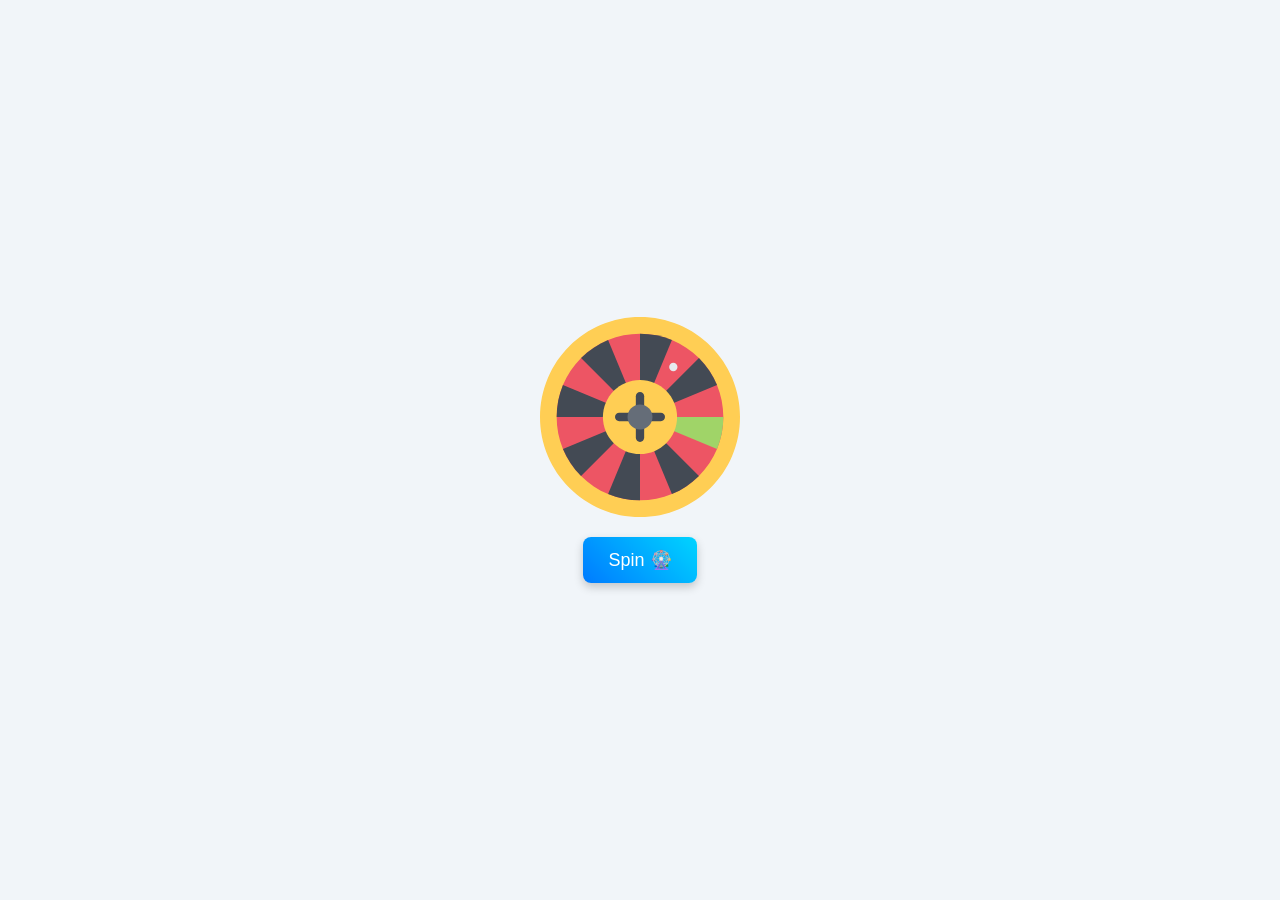
<file: public/vitecss/samples/spin.html>
<!DOCTYPE html>
<html lang="en">
<head>
  <meta charset="UTF-8">
  <meta name="viewport" content="width=device-width, initial-scale=1.0">
  <title>Spin & Win</title>
  <style>
    body {
      display: flex;
      flex-direction: column;
      align-items: center;
      justify-content: center;
      height: 100vh;
      background: #f1f5f9;
      margin: 0;
      overflow: hidden;
    }
    #wheel {
      transition: transform 5s cubic-bezier(0.17, 0.67, 0.83, 0.67);
      transform-origin: 50% 50%;
    }
    button {
      margin-top: 20px;
      padding: 12px 25px;
      font-size: 18px;
      border: none;
      border-radius: 8px;
      background: linear-gradient(45deg,#007bff,#00d4ff);
      color: white;
      cursor: pointer;
      box-shadow: 0 4px 10px rgba(0,0,0,0.2);
    }
    button:hover {
      background: linear-gradient(45deg,#0056b3,#0099cc);
    }

    /* Popup */
    #popup {
      position: fixed;
      top: 0; left: 0; right: 0; bottom: 0;
      background: rgba(0,0,0,0.6);
      display: flex;
      align-items: center;
      justify-content: center;
      visibility: hidden;
      opacity: 0;
      transition: opacity 0.5s;
      z-index: 1000;
    }
    #popup.show {
      visibility: visible;
      opacity: 1;
    }
    .popup-box {
      background: white;
      padding: 40px;
      border-radius: 16px;
      text-align: center;
      font-size: 24px;
      font-weight: bold;
      box-shadow: 0 8px 30px rgba(0,0,0,0.3);
      position: relative;
      z-index: 1001;
    }
    .popup-box span {
      font-size: 40px;
      color: #ff9800;
    }

    /* Fireworks */
    .firework {
      position: fixed;
      width: 10px;
      height: 10px;
      border-radius: 50%;
      background: transparent;
      animation: explode 1s forwards;
    }
    @keyframes explode {
      0% { transform: scale(0); opacity: 1; }
      100% { transform: scale(5); opacity: 0; }
    }
  </style>
</head>
<body>

<svg id="wheel" height="200px" width="200px" version="1.1" xmlns="http://www.w3.org/2000/svg" 
     xmlns:xlink="http://www.w3.org/1999/xlink" viewBox="0 0 511.984 511.984" xml:space="preserve" fill="#000000">
  <g id="SVGRepo_iconCarrier"> 
    <path style="fill:#FFCE54;" d="M491.859,156.355c-12.891-30.483-31.342-57.857-54.857-81.372 
    c-23.5-23.5-50.889-41.952-81.357-54.858C324.084,6.782,290.553,0,255.992,0c-34.554,0-68.083,6.781-99.645,20.125 
    c-30.483,12.906-57.865,31.358-81.373,54.858c-23.499,23.515-41.959,50.889-54.85,81.372C6.774,187.916,0,221.447,0,255.992 
    c0,34.56,6.773,68.091,20.125,99.652c12.89,30.484,31.351,57.857,54.85,81.373c23.507,23.5,50.889,41.967,81.373,54.857 
    c31.562,13.344,65.091,20.109,99.645,20.109c34.561,0,68.092-6.766,99.652-20.109c30.469-12.891,57.857-31.357,81.357-54.857 
    c23.516-23.516,41.967-50.889,54.857-81.373c13.344-31.561,20.125-65.092,20.125-99.652 
    C511.984,221.447,505.203,187.916,491.859,156.355z"></path> 
    <path style="fill:#ED5564;" d="M406.83,105.154c-40.279-40.296-93.856-62.483-150.838-62.483s-110.551,22.187-150.847,62.482 
    c-40.287,40.296-62.482,93.872-62.482,150.839c0,56.982,22.195,110.558,62.482,150.853c40.295,40.297,93.864,62.482,150.847,62.482 
    s110.559-22.186,150.838-62.482c40.297-40.295,62.498-93.871,62.498-150.853C469.328,199.025,447.127,145.449,406.83,105.154z"></path> 
    <g> 
      <path style="fill:#434A54;" d="M174.315,453.189c25.546,10.594,53.186,16.139,81.677,16.139v-213.32L174.315,453.189z"></path> 
      <path style="fill:#434A54;" d="M337.678,58.811c-25.562-10.593-53.188-16.14-81.686-16.14v213.337L337.678,58.811z"></path> 
      <path style="fill:#434A54;" d="M337.678,453.189c25.545-10.578,49.014-26.203,69.152-46.344L255.992,256.008L337.678,453.189z"></path> 
      <path style="fill:#434A54;" d="M174.315,58.811c-25.554,10.578-49.022,26.202-69.17,46.343l150.847,150.854L174.315,58.811z"></path> 
    </g> 
    <path style="fill:#A0D468;" d="M453.189,337.678c10.576-25.547,16.139-53.186,16.139-81.685H255.992L453.189,337.678z"></path> 
    <g> 
      <path style="fill:#434A54;" d="M58.795,174.323c-10.585,25.546-16.132,53.186-16.132,81.669h213.329L58.795,174.323z"></path> 
      <path style="fill:#434A54;" d="M453.189,174.323c-10.578-25.562-26.203-49.014-46.359-69.169L255.992,255.992L453.189,174.323z"></path> 
      <path style="fill:#434A54;" d="M58.795,337.678c10.585,25.561,26.21,49.029,46.35,69.168l150.847-150.854L58.795,337.678z"></path> 
    </g> 
    <path style="fill:#FFCE54;" d="M350.926,256.008c0,52.419-42.498,94.933-94.934,94.933s-94.942-42.514-94.942-94.933 
    c0-52.436,42.507-94.95,94.942-94.95S350.926,203.572,350.926,256.008z"></path> 
    <path style="fill:#E6E9ED;" d="M348.863,135.543c-4.156,4.171-10.92,4.171-15.092,0c-4.156-4.156-4.156-10.922,0-15.078 
    c4.172-4.172,10.936-4.172,15.092,0C353.019,124.621,353.019,131.387,348.863,135.543z"></path> 
    <g> 
      <path style="fill:#434A54;" d="M255.992,319.99c-5.89,0-10.664-4.766-10.664-10.656V202.666c0-5.891,4.773-10.671,10.664-10.671 
      c5.891,0,10.664,4.781,10.664,10.671v106.668C266.656,315.224,261.883,319.99,255.992,319.99z"></path> 
      <path style="fill:#434A54;" d="M309.334,266.664H202.658c-5.891,0-10.664-4.766-10.664-10.671c0-5.875,4.773-10.656,10.664-10.656 
      h106.676c5.875,0,10.656,4.781,10.656,10.656C319.99,261.898,315.209,266.664,309.334,266.664z"></path> 
    </g> 
    <path style="fill:#656D78;" d="M255.992,223.993c-17.648,0-31.999,14.358-31.999,31.999c0,17.656,14.351,31.998,31.999,31.998 
    c17.656,0,31.998-14.342,31.998-31.998C287.99,238.352,273.648,223.993,255.992,223.993z"></path> 
  </g>
</svg>

<button onclick="spinWheel()">Spin 🎡</button>

<!-- Popup -->
<div id="popup">
  <div class="popup-box">
    🎉 Congratulations! <br> You won <span id="reward"></span> 🎉
  </div>
</div>

<script>
  let currentRotation = 0;

  function spinWheel() {
    const wheel = document.getElementById("wheel");
    const popup = document.getElementById("popup");
    const rewardText = document.getElementById("reward");

    // spin random angle
    const randomSpin = 1080 + Math.floor(Math.random() * 360);
    currentRotation += randomSpin;

    wheel.style.transition = "transform 5s cubic-bezier(0.17, 0.67, 0.83, 0.67)";
    wheel.style.transform = `rotate(${currentRotation}deg)`;

    // After spin ends, show reward
    setTimeout(() => {
      const reward = Math.floor(Math.random() * (1000 - 100 + 1)) + 100;
      rewardText.textContent = reward;

      popup.classList.add("show");

      // Fireworks effect
      for (let i = 0; i < 20; i++) {
        const firework = document.createElement("div");
        firework.classList.add("firework");
        firework.style.left = Math.random() * window.innerWidth + "px";
        firework.style.top = Math.random() * window.innerHeight + "px";
        firework.style.background = `hsl(${Math.random() * 360}, 100%, 50%)`;
        document.body.appendChild(firework);

        setTimeout(() => firework.remove(), 1000);
      }

      // Hide popup after 3s
      setTimeout(() => {
        popup.classList.remove("show");
      }, 3000);
    }, 5200);
  }
</script>

</body>
</html>
</file>
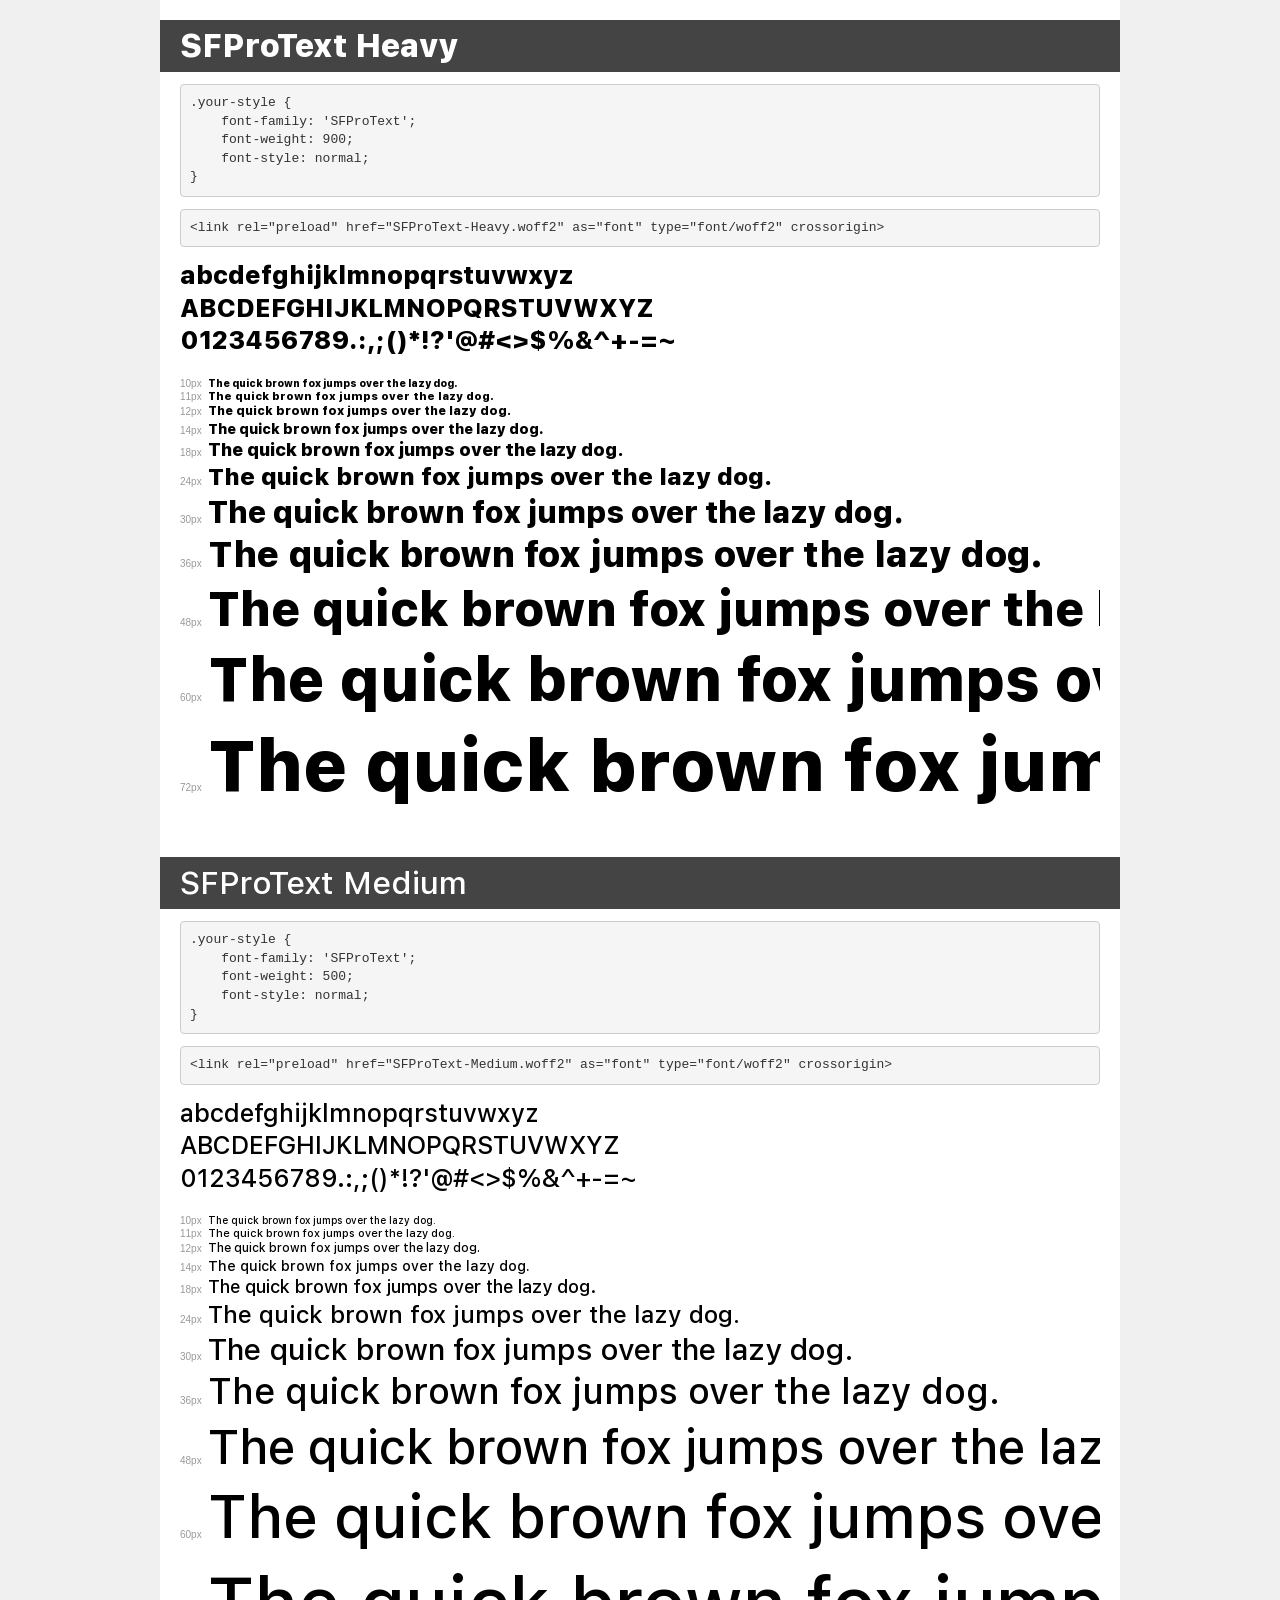
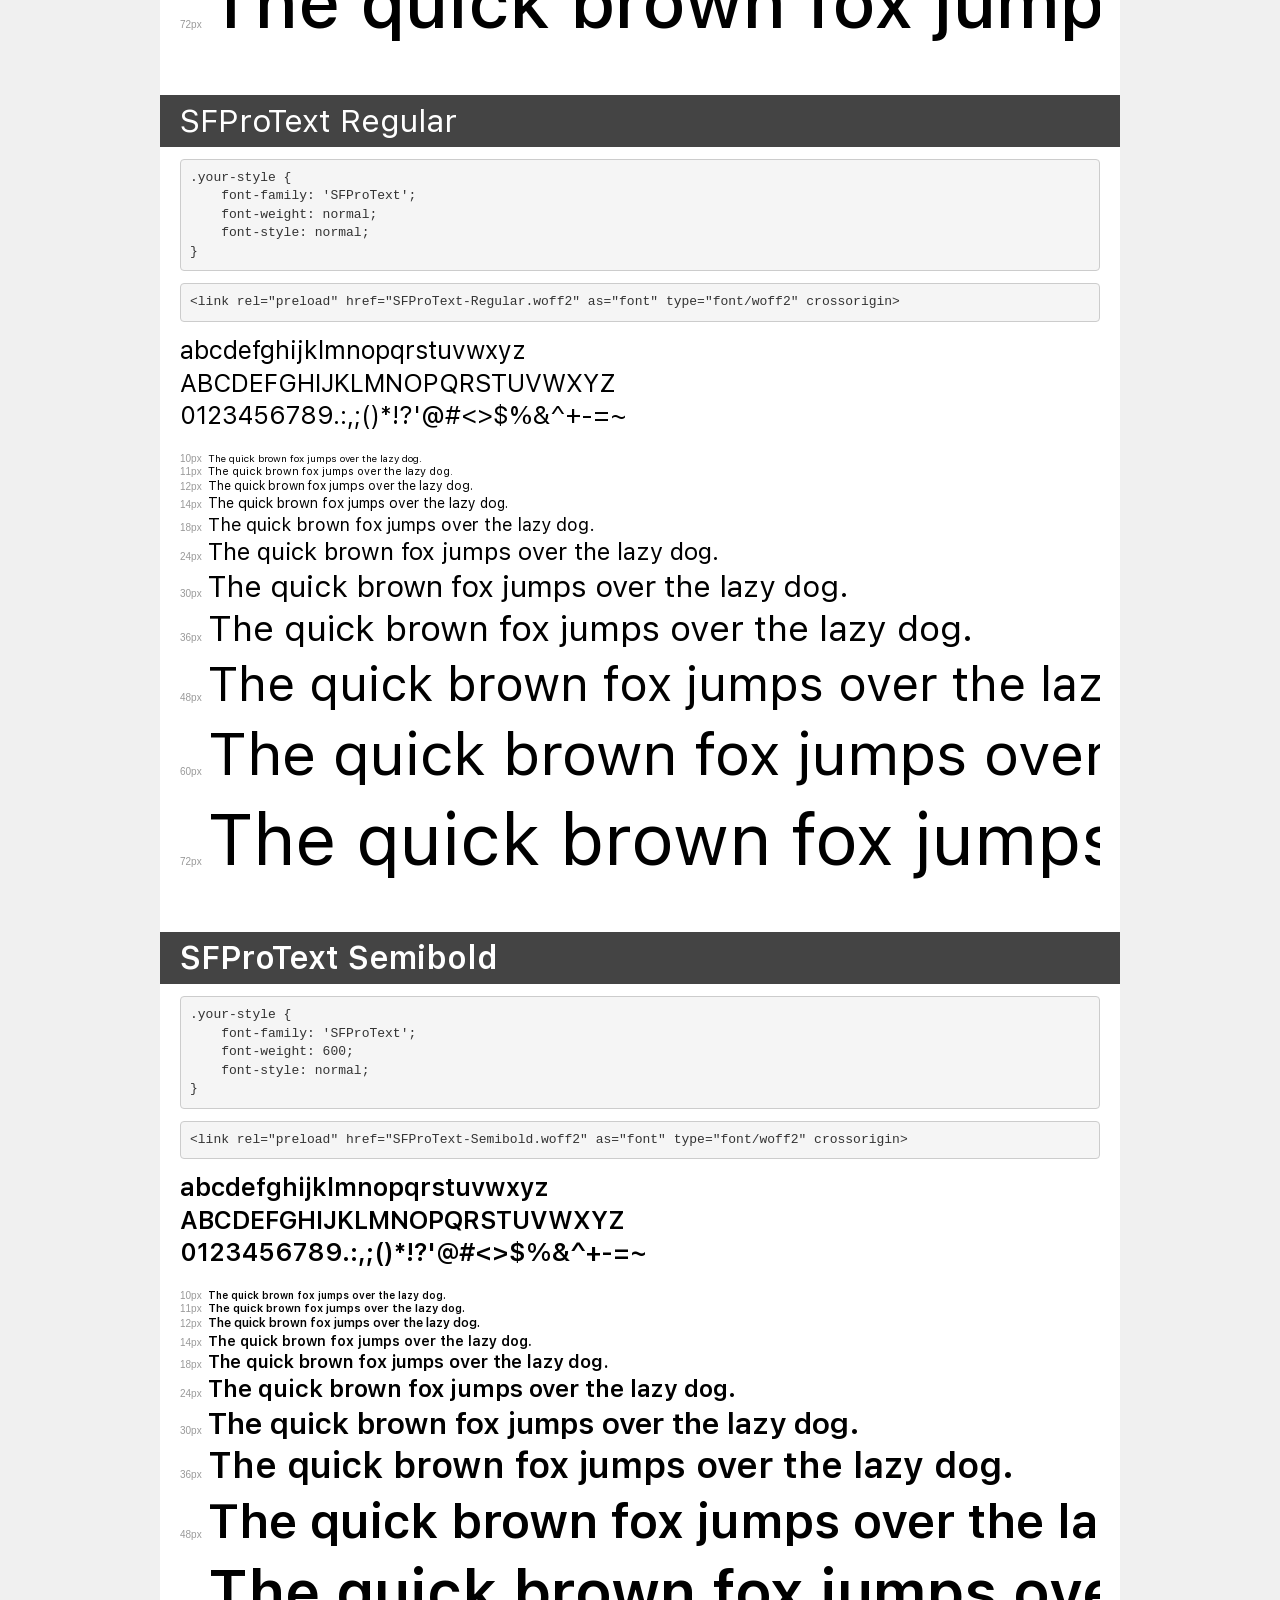
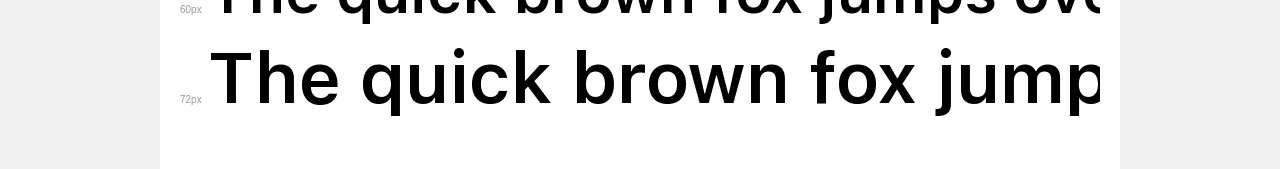
<file: public/vitecss/fonts/sf_pro/demo.html>
<!DOCTYPE html>
<html lang="en">
<head>
    <meta charset="utf-8">
    <meta http-equiv="X-UA-Compatible" content="IE=edge">
    <meta name="viewport" content="width=device-width, initial-scale=1">
    <meta name="robots" content="noindex, noarchive">
    <meta name="format-detection" content="telephone=no">
    <title>Transfonter demo</title>
    <link href="stylesheet.css" rel="stylesheet">
    <style>
        /*
        http://meyerweb.com/eric/tools/css/reset/
        v2.0 | 20110126
        License: none (public domain)
        */
        html, body, div, span, applet, object, iframe,
        h1, h2, h3, h4, h5, h6, p, blockquote, pre,
        a, abbr, acronym, address, big, cite, code,
        del, dfn, em, img, ins, kbd, q, s, samp,
        small, strike, strong, sub, sup, tt, var,
        b, u, i, center,
        dl, dt, dd, ol, ul, li,
        fieldset, form, label, legend,
        table, caption, tbody, tfoot, thead, tr, th, td,
        article, aside, canvas, details, embed,
        figure, figcaption, footer, header, hgroup,
        menu, nav, output, ruby, section, summary,
        time, mark, audio, video {
            margin: 0;
            padding: 0;
            border: 0;
            font-size: 100%;
            font: inherit;
            vertical-align: baseline;
        }
        /* HTML5 display-role reset for older browsers */
        article, aside, details, figcaption, figure,
        footer, header, hgroup, menu, nav, section {
            display: block;
        }
        body {
            line-height: 1;
        }
        ol, ul {
            list-style: none;
        }
        blockquote, q {
            quotes: none;
        }
        blockquote:before, blockquote:after,
        q:before, q:after {
            content: '';
            content: none;
        }
        table {
            border-collapse: collapse;
            border-spacing: 0;
        }
        /* demo styles */
        body {
            background: #f0f0f0;
            color: #000;
        }
        .page {
            background: #fff;
            width: 920px;
            margin: 0 auto;
            padding: 20px 20px 0 20px;
            overflow: hidden;
        }
        .font-container {
            overflow-x: auto;
            overflow-y: hidden;
            margin-bottom: 40px;
            line-height: 1.3;
            white-space: nowrap;
            padding-bottom: 5px;
        }
        h1 {
            position: relative;
            background: #444;
            font-size: 32px;
            color: #fff;
            padding: 10px 20px;
            margin: 0 -20px 12px -20px;
        }
        .letters {
            font-size: 25px;
            margin-bottom: 20px;
        }
        .s10:before {
            content: '10px';
        }
        .s11:before {
            content: '11px';
        }
        .s12:before {
            content: '12px';
        }
        .s14:before {
            content: '14px';
        }
        .s18:before {
            content: '18px';
        }
        .s24:before {
            content: '24px';
        }
        .s30:before {
            content: '30px';
        }
        .s36:before {
            content: '36px';
        }
        .s48:before {
            content: '48px';
        }
        .s60:before {
            content: '60px';
        }
        .s72:before {
            content: '72px';
        }
        .s10:before, .s11:before, .s12:before, .s14:before,
        .s18:before, .s24:before, .s30:before, .s36:before,
        .s48:before, .s60:before, .s72:before {
            font-family: Arial, sans-serif;
            font-size: 10px;
            font-weight: normal;
            font-style: normal;
            color: #999;
            padding-right: 6px;
        }
        pre {
            display: block;
            padding: 9px;
            margin: 0 0 12px;
            font-family: Monaco, Menlo, Consolas, "Courier New", monospace;
            font-size: 13px;
            line-height: 1.428571429;
            color: #333;
            font-weight: normal;
            font-style: normal;
            background-color: #f5f5f5;
            border: 1px solid #ccc;
            overflow-x: auto;
            border-radius: 4px;
        }
        /* responsive */
        @media (max-width: 959px) {
            .page {
                width: auto;
                margin: 0;
            }
        }
    </style>
</head>
<body>
<div class="page">
    <div class="demo">
        <h1 style="font-family: 'SFProText'; font-weight: 900; font-style: normal;">SFProText Heavy</h1>
        <pre title="Usage">.your-style {
    font-family: 'SFProText';
    font-weight: 900;
    font-style: normal;
}</pre>
        <pre title="Preload (optional)">
&lt;link rel=&quot;preload&quot; href=&quot;SFProText-Heavy.woff2&quot; as=&quot;font&quot; type=&quot;font/woff2&quot; crossorigin&gt;</pre>
        <div class="font-container" style="font-family: 'SFProText'; font-weight: 900; font-style: normal;">
            <p class="letters">
                abcdefghijklmnopqrstuvwxyz<br>
ABCDEFGHIJKLMNOPQRSTUVWXYZ<br>
                0123456789.:,;()*!?'@#&lt;&gt;$%&^+-=~
            </p>
            <p class="s10" style="font-size: 10px;">The quick brown fox jumps over the lazy dog.</p>
            <p class="s11" style="font-size: 11px;">The quick brown fox jumps over the lazy dog.</p>
            <p class="s12" style="font-size: 12px;">The quick brown fox jumps over the lazy dog.</p>
            <p class="s14" style="font-size: 14px;">The quick brown fox jumps over the lazy dog.</p>
            <p class="s18" style="font-size: 18px;">The quick brown fox jumps over the lazy dog.</p>
            <p class="s24" style="font-size: 24px;">The quick brown fox jumps over the lazy dog.</p>
            <p class="s30" style="font-size: 30px;">The quick brown fox jumps over the lazy dog.</p>
            <p class="s36" style="font-size: 36px;">The quick brown fox jumps over the lazy dog.</p>
            <p class="s48" style="font-size: 48px;">The quick brown fox jumps over the lazy dog.</p>
            <p class="s60" style="font-size: 60px;">The quick brown fox jumps over the lazy dog.</p>
            <p class="s72" style="font-size: 72px;">The quick brown fox jumps over the lazy dog.</p>
        </div>
    </div>

    <div class="demo">
        <h1 style="font-family: 'SFProText'; font-weight: 500; font-style: normal;">SFProText Medium</h1>
        <pre title="Usage">.your-style {
    font-family: 'SFProText';
    font-weight: 500;
    font-style: normal;
}</pre>
        <pre title="Preload (optional)">
&lt;link rel=&quot;preload&quot; href=&quot;SFProText-Medium.woff2&quot; as=&quot;font&quot; type=&quot;font/woff2&quot; crossorigin&gt;</pre>
        <div class="font-container" style="font-family: 'SFProText'; font-weight: 500; font-style: normal;">
            <p class="letters">
                abcdefghijklmnopqrstuvwxyz<br>
ABCDEFGHIJKLMNOPQRSTUVWXYZ<br>
                0123456789.:,;()*!?'@#&lt;&gt;$%&^+-=~
            </p>
            <p class="s10" style="font-size: 10px;">The quick brown fox jumps over the lazy dog.</p>
            <p class="s11" style="font-size: 11px;">The quick brown fox jumps over the lazy dog.</p>
            <p class="s12" style="font-size: 12px;">The quick brown fox jumps over the lazy dog.</p>
            <p class="s14" style="font-size: 14px;">The quick brown fox jumps over the lazy dog.</p>
            <p class="s18" style="font-size: 18px;">The quick brown fox jumps over the lazy dog.</p>
            <p class="s24" style="font-size: 24px;">The quick brown fox jumps over the lazy dog.</p>
            <p class="s30" style="font-size: 30px;">The quick brown fox jumps over the lazy dog.</p>
            <p class="s36" style="font-size: 36px;">The quick brown fox jumps over the lazy dog.</p>
            <p class="s48" style="font-size: 48px;">The quick brown fox jumps over the lazy dog.</p>
            <p class="s60" style="font-size: 60px;">The quick brown fox jumps over the lazy dog.</p>
            <p class="s72" style="font-size: 72px;">The quick brown fox jumps over the lazy dog.</p>
        </div>
    </div>

    <div class="demo">
        <h1 style="font-family: 'SFProText'; font-weight: normal; font-style: normal;">SFProText Regular</h1>
        <pre title="Usage">.your-style {
    font-family: 'SFProText';
    font-weight: normal;
    font-style: normal;
}</pre>
        <pre title="Preload (optional)">
&lt;link rel=&quot;preload&quot; href=&quot;SFProText-Regular.woff2&quot; as=&quot;font&quot; type=&quot;font/woff2&quot; crossorigin&gt;</pre>
        <div class="font-container" style="font-family: 'SFProText'; font-weight: normal; font-style: normal;">
            <p class="letters">
                abcdefghijklmnopqrstuvwxyz<br>
ABCDEFGHIJKLMNOPQRSTUVWXYZ<br>
                0123456789.:,;()*!?'@#&lt;&gt;$%&^+-=~
            </p>
            <p class="s10" style="font-size: 10px;">The quick brown fox jumps over the lazy dog.</p>
            <p class="s11" style="font-size: 11px;">The quick brown fox jumps over the lazy dog.</p>
            <p class="s12" style="font-size: 12px;">The quick brown fox jumps over the lazy dog.</p>
            <p class="s14" style="font-size: 14px;">The quick brown fox jumps over the lazy dog.</p>
            <p class="s18" style="font-size: 18px;">The quick brown fox jumps over the lazy dog.</p>
            <p class="s24" style="font-size: 24px;">The quick brown fox jumps over the lazy dog.</p>
            <p class="s30" style="font-size: 30px;">The quick brown fox jumps over the lazy dog.</p>
            <p class="s36" style="font-size: 36px;">The quick brown fox jumps over the lazy dog.</p>
            <p class="s48" style="font-size: 48px;">The quick brown fox jumps over the lazy dog.</p>
            <p class="s60" style="font-size: 60px;">The quick brown fox jumps over the lazy dog.</p>
            <p class="s72" style="font-size: 72px;">The quick brown fox jumps over the lazy dog.</p>
        </div>
    </div>

    <div class="demo">
        <h1 style="font-family: 'SFProText'; font-weight: 600; font-style: normal;">SFProText Semibold</h1>
        <pre title="Usage">.your-style {
    font-family: 'SFProText';
    font-weight: 600;
    font-style: normal;
}</pre>
        <pre title="Preload (optional)">
&lt;link rel=&quot;preload&quot; href=&quot;SFProText-Semibold.woff2&quot; as=&quot;font&quot; type=&quot;font/woff2&quot; crossorigin&gt;</pre>
        <div class="font-container" style="font-family: 'SFProText'; font-weight: 600; font-style: normal;">
            <p class="letters">
                abcdefghijklmnopqrstuvwxyz<br>
ABCDEFGHIJKLMNOPQRSTUVWXYZ<br>
                0123456789.:,;()*!?'@#&lt;&gt;$%&^+-=~
            </p>
            <p class="s10" style="font-size: 10px;">The quick brown fox jumps over the lazy dog.</p>
            <p class="s11" style="font-size: 11px;">The quick brown fox jumps over the lazy dog.</p>
            <p class="s12" style="font-size: 12px;">The quick brown fox jumps over the lazy dog.</p>
            <p class="s14" style="font-size: 14px;">The quick brown fox jumps over the lazy dog.</p>
            <p class="s18" style="font-size: 18px;">The quick brown fox jumps over the lazy dog.</p>
            <p class="s24" style="font-size: 24px;">The quick brown fox jumps over the lazy dog.</p>
            <p class="s30" style="font-size: 30px;">The quick brown fox jumps over the lazy dog.</p>
            <p class="s36" style="font-size: 36px;">The quick brown fox jumps over the lazy dog.</p>
            <p class="s48" style="font-size: 48px;">The quick brown fox jumps over the lazy dog.</p>
            <p class="s60" style="font-size: 60px;">The quick brown fox jumps over the lazy dog.</p>
            <p class="s72" style="font-size: 72px;">The quick brown fox jumps over the lazy dog.</p>
        </div>
    </div>

</div>
</body>
</html>
</file>
<file: public/vitecss/css/app.css>
/* imports */
/* @import url('./cssanimation.css'); */
@import url('./animate.css');
/* root */
:root{
    /* primary hsl number */
    --primary-hsl:217;
    /* primary color */
    --primary:hsl(var(--primary-hsl),70%,50%);
    /* light primary color */
    --primary-light:hsl(var(--primary-hsl),100%,80%);
     /* light primary color */
    --primary-lighter:hsl(var(--primary-hsl),100%,90%);
      /* dark primary color */
     --primary-dark:hsl(var(--primary-hsl),100%,20%);
       /* darker primary color */
     --primary-darker:hsl(var(--primary-hsl),100%,10%);
       /* secondary color */
    --secondary:navy;
    /* secondary rgb */
    --secondary-rgb:0, 0, 128;
    /* secondary hsl */
    --secondary-hsl:23;
    /* secondary light */
    --secondary-light:hsl(var(--secondary-hsl),50%,70%);
    /* secondary dark */
    --secondary-dark:hsl(var(--secondary-hsl),50%,30%);
    /* secondary text color */
    --secondary-text:white;
     /* rgt hex value for text */
      --rgt:255,255,255;
      /* rgb hex value for background */
       --rgb:10, 17, 40;
     /* background color */
     --bg:rgb(var(--rgb));
      /* light background color */
    --bg-light:#101f42;
     /* lighter background color */
    --bg-lighter:#1c2d5a;
    /* bg-light rgb */
    --bg-light-rgb:16, 31, 66;
     /* text color */
    --text:rgb(var(--rgt));
     /* primary font */
    --font:'SF Pro';
    /* color on element with background as primary color */
    --primary-text-rgb:255, 255, 255;
     /* primary border radius */
    --br-primary:10px;
    /* transparent of primary color */
    --primary-rgb:58, 134, 255;
    --primary-001:rgba(var(--primary-rgb),0.01);
    --primary-002:rgba(var(--primary-rgb),0.02);
    --primary-003:rgba(var(--primary-rgb),0.03);
    --primary-004:rgba(var(--primary-rgb),0.04);
    --primary-005:rgba(var(--primary-rgb),0.05);
    --primary-006:rgba(var(--primary-rgb),0.06);
    --primary-007:rgba(var(--primary-rgb),0.07);
    --primary-008:rgba(var(--primary-rgb),0.08);
    --primary-009:rgba(var(--primary-rgb),0.09);
    --primary-01:rgba(var(--primary-rgb),0.1);
    --primary-02:rgba(var(--primary-rgb),0.2);
    --primary-03:rgba(var(--primary-rgb),0.3);
    --primary-04:rgba(var(--primary-rgb),0.4);
    --primary-05:rgba(var(--primary-rgb),0.5);
    --primary-06:rgba(var(--primary-rgb),0.6);
    --primary-07:rgba(var(--primary-rgb),0.7);
    --primary-08:rgba(var(--primary-rgb),0.8);
    --primary-09:rgba(var(--primary-rgb),0.9);
    --primary-10:rgb(var(--primary-rgb));
    /* primary text rgb */
     --primary-text:rgb(var(--primary-text-rgb));
    --primary-text-001:rgba(var(--primary-text-rgb),0.01);
    --primary-text-002:rgba(var(--primary-text-rgb),0.02);
    --primary-text-003:rgba(var(--primary-text-rgb),0.03);
    --primary-text-004:rgba(var(--primary-text-rgb),0.04);
    --primary-text-005:rgba(var(--primary-text-rgb),0.05);
    --primary-text-006:rgba(var(--primary-text-rgb),0.06);
    --primary-text-007:rgba(var(--primary-text-rgb),0.07);
    --primary-text-008:rgba(var(--primary-text-rgb),0.08);
    --primary-text-009:rgba(var(--primary-text-rgb),0.09);
    --primary-text-01:rgba(var(--primary-text-rgb),0.1);
    --primary-text-02:rgba(var(--primary-text-rgb),0.2);
    --primary-text-03:rgba(var(--primary-text-rgb),0.3);
    --primary-text-04:rgba(var(--primary-text-rgb),0.4);
    --primary-text-05:rgba(var(--primary-text-rgb),0.5);
    --primary-text-06:rgba(var(--primary-text-rgb),0.6);
    --primary-text-07:rgba(var(--primary-text-rgb),0.7);
    --primary-text-08:rgba(var(--primary-text-rgb),0.8);
    --primary-text-09:rgba(var(--primary-text-rgb),0.9);
    --primary-text-10:rgb(var(--primary-text-rgb));
     /* rgb */
   --rgb-001:rgba(var(--rgb),0.01);
    --rgb-002:rgba(var(--rgb),0.02);
    --rgb-003:rgba(var(--rgb),0.03);
    --rgb-004:rgba(var(--rgb),0.04);
    --rgb-005:rgba(var(--rgb),0.05);
    --rgb-006:rgba(var(--rgb),0.06);
    --rgb-007:rgba(var(--rgb),0.07);
    --rgb-08:rgba(var(--rgb),0.08);
    --rgb-009:rgba(var(--rgb),0.09);
    --rgb-01:rgba(var(--rgb),0.1);
    --rgb-02:rgba(var(--rgb),0.2);
    --rgb-03:rgba(var(--rgb),0.3);
    --rgb-04:rgba(var(--rgb),0.4);
    --rgb-05:rgba(var(--rgb),0.5);
    --rgb-06:rgba(var(--rgb),0.6);
    --rgb-07:rgba(var(--rgb),0.7);
    --rgb-08:rgba(var(--rgb),0.8);
    --rgb-09:rgba(var(--rgb),0.9);
    --rgb-10:rgb(var(--rgb));
    /* rgt */
    --rgt-001:rgba(var(--rgt),0.01);
    --rgt-002:rgba(var(--rgt),0.02);
    --rgt-003:rgba(var(--rgt),0.03);
    --rgt-004:rgba(var(--rgt),0.04);
    --rgt-005:rgba(var(--rgt),0.05);
    --rgt-006:rgba(var(--rgt),0.06);
    --rgt-007:rgba(var(--rgt),0.07);
    --rgt-08:rgba(var(--rgt),0.08);
    --rgt-009:rgba(var(--rgt),0.09);
    --rgt-01:rgba(var(--rgt),0.1);
    --rgt-02:rgba(var(--rgt),0.2);
    --rgt-03:rgba(var(--rgt),0.3);
    --rgt-04:rgba(var(--rgt),0.4);
    --rgt-05:rgba(var(--rgt),0.5);
    --rgt-06:rgba(var(--rgt),0.6);
    --rgt-07:rgba(var(--rgt),0.7);
    --rgt-08:rgba(var(--rgt),0.8);
    --rgt-09:rgba(var(--rgt),0.9);
    --rgt-10:rgb(var(--rgt));
    --z-index-low:3000;
    /* average z index */
    --z-index-average:5000;
    /* high z index */
    --z-index-high:7000;
    /* higher z index */
    --z-index-highest:10000;
    /* dim color for cards etc usually grey */
    --bg-dim:rgb(231, 231, 231,0.5);
    /* gradient color usually combo of primary and secondary */
    --gradient:linear-gradient(to right,var(--primary),var(--primary-dark));
    /* button text color for btn,posts button etc */
    --btn-text:white;
    /* gradient of text with gradiented background clipped */
    --text-gradient:linear-gradient(to right,rgb(108,92,230),aqua);
    /* green color */
    --green:#4caf50;
    /* darker gold color for pending status etc */
    --dark-gold:#554c19;
    /* gradient green color */
    --green-gradient:linear-gradient(to bottom left,greenyellow,var(--green),var(--green));
 
} 
html,body{
    margin:0;
    padding:0;
    font-size:16px;
   touch-action: pan-x pan-y !important;

}
/* custom marquee */
/* Initial position - at right extreme end (100% translation) */
[vitecss-marquee] > div:not([vitecss-marquee-check] > div) {
    transform: translateX(100vw);
}
/* Just add this to your CSS file */
[vitecss-marquee] {
    position: relative;
    overflow: hidden;
}

[vitecss-marquee][vitecss-marquee-smoke]::before {
    content: '';
    position: absolute;
    top: 0;
    left: 0;
    width: 100px;
    height: 100%;
    background: linear-gradient(90deg, 
        rgba(var(--rgb), 0.95) 0%,
        rgba(var(--rgb), 0) 100%
    );
    z-index: 10;
    pointer-events: none;
}

[vitecss-marquee][vitecss-marquee-smoke]::after {
    content: '';
    position: absolute;
    top: 0;
    right: 0;
    width: 100px;
    height: 100%;
    background: linear-gradient(270deg, 
        rgba(var(--rgb), 0.95) 0%,
        rgba(var(--rgb), 0) 100%
    );
    z-index: 10;
    pointer-events: none;
}
.cont{
    width:100%;
    height:50px;
    border:1px solid var(--rgt-02);
    border-radius:7px;
    display:flex;
    flex-direction:row;
    align-items:center;
    overflow:hidden;
    background:transparent;
    padding:0;
}
.cont svg{
    fill:#708090 !important;
}


.cont:has(textarea){
    min-height:200px !important;
}
.cont .inp{
    width:100%;
    height:100%;
    border:none;
    background:transparent;
    border-radius:inherit;

}
.cont svg{
    color:var(--primary);
}
body{
    display:flex;
    flex-direction:column;
    min-height:100vh;
    font-family:var(--font), -apple-system, BlinkMacSystemFont, 'Segoe UI', Roboto, Oxygen, Ubuntu, Cantarell, 'Open Sans', 'Helvetica Neue', sans-serif;
    overflow:auto;
    font-size:0.8rem;
    color:var(--text);
    background:var(--bg);
    overflow-x:hidden;
    word-break:break-word;
    /* letter-spacing:-0.2px; */
  
    


}
.loading-bar{
    width:100%;
    position:fixed;
    top:0;
    left:0;
    right:0;
    background:rgba(0,122,255, 0.2);
    height:3px;
    z-index:6000;
    overflow:hidden;
   
}
.loading-bar::before{
    content:'';
    position:absolute;
    left:0;
    height:100%;
    width:30%;
    animation:load 1.5s linear infinite;
    background:rgb(0,125,255);
    transition:all 0.5s ease;
   
}
@keyframes load{
    0%{
        transform:translateX(-100vw);
    }
    100%{
        transform:translateX(100vw);
    }
}
span{
    word-break: keep-all;
}
.cont:has(input:focus){
    border-color:var(--primary) !important;
    box-shadow: 0 0 0 3px var(--primary-01);
}
svg{
    flex-shrink: 0;
}
.no-shrink{
    flex-shrink:0;
}
main{
    display:flex;
    flex-direction:column;
    flex:1 0 auto;
    padding:20px;
    height:fit-content;
    overflow-x:hidden;
  
}
.empty-record svg{
    height:50px;
    width:50px;
}
.action-loader svg{
    height:50px;
    width:50px;
}
.loading-state{
    position:fixed;
    top:0;
    left:0;
    bottom:0;
    right:0;
    background:var(--bg);
    color:var(--primary);
    display:flex;
    flex-direction:column;
    align-items:center;
    justify-content: center;
    text-align:center;
    z-index:1000000;
}
.loading-state svg{
    height:100px;
    width:100px;
}
body:has(.loading-state){
    overflow:hidden;
    user-select:none;
    overflow:hidden;
    touch-action:none;
    -webkit-user-select: none;
}



/* animationsns */
.animation-duration-05s{
    animation-duration: 05s !important;
}
.animation-duration-1s{
    animation-duration: 1s !important;
}
.animation-duration-2s{
    animation-duration: 2s !important;
}
.animation-duration-3s{
    animation-duration: 3s !important;
}
.animation-duration-4s{
    animation-duration: 4s !important;
}
.animation-duration-5s{
    animation-duration: 5s !important;
}
.animation-duration-6s{
    animation-duration: 6s !important;
}
.animation-duration-7s{
    animation-duration: 7s !important;
}
.animation-duration-8s{
    animation-duration: 8s !important;
}
.animation-duration-9s{
    animation-duration: 9s !important;
}
.animation-duration-10s{
    animation-duration: 10s !important;
}
.animation-trans-in-from-left{
    animation:trans-in-from-left 0.5s ease forwards;
}
@keyframes trans-in-from-left{
    0%{
        transform:translateX(-100%)
    }
    100%{
        transform:translateX(0);
    }
}
.animation-trans-in-from-right{
    animation:trans-in-from-right 0.5s ease forwards;
}
@keyframes trans-in-from-right{
    0%{
        transform:translateX(100%)
    }
    100%{
        transform:translateX(0);
    }
}
.animation-spin{
    animation: spin 1s linear forwards;
}
@keyframes spin{
    0%{
        transform:rotate(0deg);
    }
    100%{
         transform:rotate(360deg);
    }
}
.animation-scale-in-out{
    animation:scale-in-out 1s linear forwards;
}
@keyframes scale-in-out{
    0%,100%{
        transform:scale(1);
    }
    50%{
        transform:scale(0.9);
    }
}


/* nav */
.nav{
    color:var(--text);

}
.nav.active{
    color:var(--primary);
    transition:all 0.5s ease;
}
.nav.active .svg{
  background:var(--primary-transparent);
  width:100%;
  max-width:100px;
  border-radius:1000px;
  transition:all 0.5s ease;
  
}
.spa-error{
    background-image:var(--error-svg);
    background-size:cover;
    
}
.opacity-transparent,.opacity-0{
    opacity:0;
}
.opacity-01{
    opacity:0.1;
}
.opacity-02{
    opacity:0.2;
}
.opacity-03{
    opacity:0.3;
}
.opacity-04{
    opacity:0.4;
}
.opacity-05{
    opacity:0.5;
}
.opacity-06{
    opacity:0.6;
}
.opacity-07{
    opacity:0.7;
}
.opacity-08{
    opacity:0.8;
}
.opacity-09{
    opacity:0.9;
}
.opacity-1{
    opacity:1;
}
 .placeholder-bold::placeholder{
            font-weight: bold;
        }
/* notify */
.notify{
    position:fixed;
    top:0;
    right:0;
    width:70%;
    z-index:var(--z-index-high);
   margin:10px 10px 10px 20%;
   background:white;
    display:flex;
    border-radius:5px;
    flex-direction:column;
    align-items:center;
    gap:5px;
    color:black;
    /* clip-path:inset(0 round 10px); */
    animation:come-in 0.5s ease forwards;
    user-select: none;
    max-width:500px;
    /* border:0.5px solid; */
    backdrop-filter: blur(50px);
    -webkit-backdrop-filter: blur(50px);
    box-shadow:0 0px 10px rgba(0,0,0,0.1);
    /* padding:10px; */
    
    
}
@keyframes come-in{
    0%{
        transform:translateX(100%)
    }
    25%{
        transform:translateX(0%)
    }
    50%{
        transform:translateX(2%)
    }
    100%{
        transform:translateX(0%);
    }
}
@keyframes absolute-in-from-right{
    0%{
        right:-100%;
    }
    100%{
        right:0;
    }
}
@keyframes absolute-in-from-left{
    0%{
        left:-100%;
    }
    100%{
        left:0;
    }
}
.notify .body .close{
    min-height:20px;
    min-width:20px;
    max-height:20px;
    max-width:20px;
    background-position:center;
    background-image:url('data:image/svg+xml,%3Csvg%20xmlns%3D%22http%3A%2F%2Fwww.w3.org%2F2000%2Fsvg%22%20width%3D%2220%22%20height%3D%2220%22%20fill%3D%22white%22%20viewBox%3D%220%200%20256%20256%22%3E%3Cpath%20d%3D%22M204.24%2C195.76a6%2C6%2C0%2C1%2C1-8.48%2C8.48L128%2C136.49%2C60.24%2C204.24a6%2C6%2C0%2C0%2C1-8.48-8.48L119.51%2C128%2C51.76%2C60.24a6%2C6%2C0%2C0%2C1%2C8.48-8.48L128%2C119.51l67.76-67.75a6%2C6%2C0%2C0%2C1%2C8.48%2C8.48L136.49%2C128Z%22%3E%3C%2Fpath%3E%3C%2Fsvg%3E');
}
.notify .notify-status{
    font-size:0.9rem;
    font-weight:600;
}

.notify.success{
    border-left:5px solid #4caf50;
   
}
.notify.success .body .icon{
   min-height:32px;
    max-height:32px;
    aspect-ratio:1;
    background-image:url('data:image/svg+xml,%3Csvg%20xmlns%3D%22http%3A%2F%2Fwww.w3.org%2F2000%2Fsvg%22%20width%3D%2232%22%20height%3D%2232%22%20fill%3D%22%23ffffff%22%20viewBox%3D%220%200%20256%20256%22%3E%3Cpath%20d%3D%22M128%2C24A104%2C104%2C0%2C1%2C0%2C232%2C128%2C104.11%2C104.11%2C0%2C0%2C0%2C128%2C24Zm45.66%2C85.66-56%2C56a8%2C8%2C0%2C0%2C1-11.32%2C0l-24-24a8%2C8%2C0%2C0%2C1%2C11.32-11.32L112%2C148.69l50.34-50.35a8%2C8%2C0%2C0%2C1%2C11.32%2C11.32Z%22%3E%3C%2Fpath%3E%3C%2Fsvg%3E');


}
.notify.error{
     border-left:5px solid red;
   
}
.notify.info{
     border-left:5px solid blue;
   
}
.notify.warning{
     border-left:5px solid goldenrod;
   
}
.notify.error .body .icon{
   min-height:32px;
    max-height:32px;
    aspect-ratio:1;
    background-image:url('data:image/svg+xml,%3Csvg%20xmlns%3D%22http%3A%2F%2Fwww.w3.org%2F2000%2Fsvg%22%20width%3D%2232%22%20height%3D%2232%22%20fill%3D%22%23ffffff%22%20viewBox%3D%220%200%20256%20256%22%3E%3Cpath%20d%3D%22M128%2C24A104%2C104%2C0%2C1%2C0%2C232%2C128%2C104.11%2C104.11%2C0%2C0%2C0%2C128%2C24Zm37.66%2C130.34a8%2C8%2C0%2C0%2C1-11.32%2C11.32L128%2C139.31l-26.34%2C26.35a8%2C8%2C0%2C0%2C1-11.32-11.32L116.69%2C128%2C90.34%2C101.66a8%2C8%2C0%2C0%2C1%2C11.32-11.32L128%2C116.69l26.34-26.35a8%2C8%2C0%2C0%2C1%2C11.32%2C11.32L139.31%2C128Z%22%3E%3C%2Fpath%3E%3C%2Fsvg%3E');
    

}
/* IMG */
img{
    object-fit:cover;
    object-position: center;
}
@keyframes absolute-trans-out{
    0%{
        left:0;

    }
    100%{
        left:-100%;
    }
}
.paginate{
    width:100%;
    display:flex;
    flex-direction: row;
    align-items:center;
    justify-content:flex-end;
    grid-column: 1 / -1;
   

}
.paginate .action-btn{
    width:40px;
    aspect-ratio:1;
    display:flex;
    align-items:center;
    justify-content:center;
    gap:10px;
    flex-shrink: 0;
    border:1px solid var(--rgt-01);
    background:var(--bg-light);
    color:var(--text);
    user-select:none;
    border-radius:10px;
    cursor:pointer;
    overflow:hidden;
    font-weight:600;

}
.action-btn.disabled{
    pointer-events: none;
}
.paginate .action-btn.current{
    border:none;
    background:var(--primary);
    color:var(--primary-text);

}
/* duotone */
.duotone-primary{
    background:var(--primary-transparent);
    color:var(--primary);
}
.duotone-red{
    background:rgba(255,0,0,0.2);
    color:red;
}
.duotone-gold{
    background:rgba(255, 217, 0, 0.2);
    color:#ffd700;
}
.duotone-green{
    background:rgba(0,255,0,0.2);
    color:var(--green);
}
.bg-image{
    background-size:cover;
    background-position: center;
   
}
.photo{
    min-height:40px;
    max-height:40px;
    background-size:cover;
    background-position:center;
    min-width:40px;
    max-width:40px;
    border-radius:50%;
}
.bg-primary-gradient{
    background:var(--gradient) !important;
}
hr{
    height:1px;
    width:100%;
    border:none;
    background:var(--rgt-01);
}
hr.gradient{
    background:linear-gradient(to right,transparent,var(--primary),transparent);
    height:1px;
}
*{
    box-sizing:border-box;
    outline:none;
}
.break-word{
    word-break:break-all;
}
.btn,input,select,textarea,button{
    font-family:var(--font);
    

}
button{
    font-size:0.9rem;
}
/* input:focus{
    border-color:#4caf50;
}
.cont input:focus{
    border-color:#4caf50
}  */

  
input,select,textarea{
    color:var(--text);
    font-size:0.8rem;
}

input::placeholder,.inp::placeholder{
    color:#708090;
}
input{
    caret-color:var(--primary);
}
input.empty,select.empty,.cont.empty{
    border:1px solid red !important;
    box-shadow:var(--box-shadow-red) !important;
    animation:vibrate 0.2s linear !important;
    
}
.ph-c-white::placeholder{
    color:white;
}
.ph-c-black::placeholder{
    color:black;
}
.ph-c-dim::placeholder{
    color:#708090;
}
.ph-c-primary::placeholder{
    color:var(--primary);
}
.ph-c-silver::placeholder{
    color:silver;
}
@keyframes vibrate{
    0%,50%,100%{
        transform:translateX(-5px);
    }
    25%,75%{
        transform:translateX(5px);
    }
}
.overflow-hidden{
    overflow:hidden !important;
}
.overflow-x-auto{
    overflow-x:auto;
    
}
.overflow-y-auto{
    overflow-y: auto;
}
.overflow-auto{
    overflow:auto;
}
.overflow-visible{
    overflow:visible;
}
.overflow-scroll{
    overflow:scroll;
}
.overflow-none{
    overflow:none;
}
input,textarea,select{
    padding:10px;
}
.spa-loader{
    display:flex;
    flex-direction:column;
    align-items:center;
    justify-content: center;
    margin:auto auto;
    color:var(---text);
}
.spa-loader svg{
    height:100px;
    width:100px;
    fill:currentColor;
}
/* button */
button.active *:not(.svg-loader):not(.svg-loader *){
   
   display:none;

}
button.active .svg-loader{
    color:inherit;
}
button.active .svg-loader svg{
  
    height:var(--size);
    width:var(--size);
    fill:currentColor;

}

button.active{
    pointer-events:none;
}
button.disabled{
    filter:grayscale(50%);
    pointer-events:none;
}

.btn-primary{
    height:fit-content;
    width:fit-content;
    background:var(--primary);
    border:none;
    border-radius:10px;
    color:var(--primary-text);
    font-family:var(--font);
    user-select:none;
    clip-path: inset(0 round 10px);
    cursor:pointer;
    padding:10px;
    font-weight:600;
    display: flex;
    flex-direction: row;
    align-items: center;
    justify-content: center;
    gap:10px;
    font-family: var(--font);
    --background:var(--primary);
     --height:20px;
     --size:0.8rem;
    
}

.btn-primary-3d{
    height:fit-content;
    width:fit-content;
    background:var(--primary);
    --background:var(--primary);
    border:none;
    border-radius:5px;
    color:var(--primary-text);
    font-family:var(--font);
    user-select:none;
    clip-path: inset(0 round 5px);
    cursor:pointer;
    padding:10px;
    font-weight:600;
    display: flex;
    flex-direction: row;
    align-items: center;
    justify-content: center;
    gap:10px;
    font-family: var(--font);
    border-bottom:4px solid hsl(var(--primary-hsl),50%,30%);
    --height:20px;
    --size:0.8rem;
}
.btn-blue-3d{
    height:fit-content;
    width:fit-content;
    background:blue;
    border:none;
    border-radius:5px;
    color:white;
    font-family:var(--font);
    user-select:none;
    clip-path: inset(0 round 5px);
    cursor:pointer;
    padding:10px;
    font-weight:600;
    display: flex;
    flex-direction: row;
    align-items: center;
    justify-content: center;
    gap:10px;
    font-family: var(--font);
    border-bottom:4px solid navy;
     --height:20px;
     --size:0.8rem;
}
.btn-red{
    height:fit-content;
    width:fit-content;
    background:red;
     --background:red;
    border:none;
    border-radius:5px;
    color:white;
    font-family:var(--font);
    user-select:none;
    clip-path: inset(0 round 5px);
    cursor:pointer;
    padding:10px;
    font-weight:600;
    display: flex;
    flex-direction: row;
    align-items: center;
    justify-content: center;
    gap:10px;
    font-family: var(--font);
    --size:0.8rem;

}

.btn-green{
    height:fit-content;
    width:fit-content;
    background:var(--green);
    --background:var(--green);
    border:none;
    border-radius:5px;
    color:white;
    font-family:var(--font);
    user-select:none;
    clip-path: inset(0 round 5px);
    cursor:pointer;
    padding:10px;
    font-weight:600;
    display: flex;
    flex-direction: row;
    align-items: center;
    justify-content: center;
    gap:10px;
    font-family:var(--font);
     --height:20px;
     --size:0.8rem;
    
}
.btn-green-3d{
    height:fit-content;
    width:fit-content;
    background:#5cd861;
    border:none;
    border-radius:5px;
    color:white;
    font-family:var(--font);
    user-select:none;
    clip-path: inset(0 round 5px);
    cursor:pointer;
    padding:10px;
    font-weight:600;
    display: flex;
    flex-direction: row;
    align-items: center;
    justify-content: center;
    gap:10px;
    font-family:var(--font);
    border-bottom:4px solid green;
    color:white;
     --height:20px;
     --size:0.8rem;
    
}
.btn-red-3d{
    height:fit-content;
    width:fit-content;
    background:coral;
    border:none;
    border-radius:5px;
    color:white;
    font-family:var(--font);
    user-select:none;
    clip-path: inset(0 round 5px);
    cursor:pointer;
    padding:10px;
    font-weight:600;
    display: flex;
    flex-direction: row;
    align-items: center;
    justify-content: center;
    gap:10px;
    font-family:var(--font);
    border-bottom:4px solid red;
     --height:20px;
     --size:0.8rem;
   
    
}
.btn-gold-3d{
    height:fit-content;
    width:fit-content;
    background:gold;
    --background:gold;
    border:none;
    border-radius:5px;
    color:black;
    font-family:var(--font);
    user-select:none;
    clip-path: inset(0 round 5px);
    cursor:pointer;
    padding:10px;
    font-weight:600;
    display: flex;
    flex-direction: row;
    align-items: center;
    justify-content: center;
    gap:10px;
    font-family:var(--font);
    border-bottom:2px solid #4d4209;
     --height:20px;
     --size:0.8rem;
   
    
}
.btn-gold{
    height:fit-content;
    width:fit-content;
    background:#ffd700;
    border:none;
    border-radius:5px;
    color:black;
    font-family:var(--font);
    user-select:none;
    clip-path: inset(0 round 5px);
    cursor:pointer;
    padding:10px;
    font-weight:600;
    display: flex;
    flex-direction: row;
    align-items: center;
    justify-content: center;
    gap:10px;
    font-family:var(--font);
    --size:0.8rem;
    
}
.btn-blue{
    height:fit-content;
    width:fit-content;
    background:blue;
    border:none;
    border-radius:5px;
    color:white;
    font-family:var(--font);
    user-select:none;
    clip-path: inset(0 round 5px);
    cursor:pointer;
    padding:10px;
    font-weight:600;
    display: flex;
    flex-direction: row;
    align-items: center;
    justify-content: center;
    gap:10px;
    font-family:var(--font);
    --size:0.8rem;
    
}
.btn{
    width:100%;
    max-width:500px;
    background:var(--primary);
    color:var(--primary-text);
    height:50px;
    border-radius:10px;
    user-select:none;
    clip-path:inset(0 round 10px);
    cursor:pointer;
    font-weight:bold;
    border:none;
    display:flex;
    flex-direction:row;
    align-items:center;
    justify-content:center;
    gap:5px;
    font-family:var(--font);


}
.btn.disabled{
    pointer-events: none;
    filter:grayscale(100%);
}
.btn-border{
     width:100%;
    max-width:500px;
    background:var(--bg);
    color:var(--text);
    height:50px;
    border-radius:5px;
    user-select:none;
    clip-path:inset(0 round 5px);
    cursor:pointer;
    font-weight:bold;
    border:1px solid var(--primary);
    display:flex;
    flex-direction:row;
    align-items:center;
    justify-content:center;
    gap:5px;
    color:var(--primary);
    font-family:var(--font);
    --size:0.8rem;

}
.btn-red-border{
     width:100%;
    max-width:500px;
    background:var(--bg);
    color:var(--text);
    height:50px;
    border-radius:5px;
    user-select:none;
    clip-path:inset(0 round 5px);
    cursor:pointer;
    font-weight:bold;
    border:1px solid red;
    display:flex;
    flex-direction:row;
    align-items:center;
    justify-content:center;
    gap:5px;
    color:red;
    font-family:var(--font);
    --size:0.8rem;

}
.btn-green-border{
     width:100%;
    max-width:500px;
    background:var(--bg);
    color:var(--text);
    height:50px;
    border-radius:5px;
    user-select:none;
    clip-path:inset(0 round 5px);
    cursor:pointer;
    font-weight:bold;
    border:1px solid var(--green);
    display:flex;
    flex-direction:row;
    align-items:center;
    justify-content:center;
    gap:5px;
    color:var(--green);
    font-family: var(--font);
    --size:0.8rem;

}
.btn-primary-border{
     width:100%;
    max-width:500px;
    background:var(--bg);
    color:var(--text);
    height:50px;
    border-radius:5px;
    user-select:none;
    clip-path:inset(0 round 5px);
    cursor:pointer;
    font-weight:bold;
    border:1px solid var(--primary);
    display:flex;
    flex-direction:row;
    align-items:center;
    justify-content:center;
    gap:5px;
    color:var(--primary);
    font-family: var(--font);
    --size:0.8rem;

}
.btn-gold-border{
     width:100%;
    max-width:500px;
    background:var(--bg);
    color:var(--text);
    height:50px;
    border-radius:5px;
    user-select:none;
    clip-path:inset(0 round 5px);
    cursor:pointer;
    font-weight:bold;
    border:1px solid #ffd700;
    display:flex;
    flex-direction:row;
    align-items:center;
    justify-content:center;
    gap:5px;
    color:#ffd700;
    font-family:var(--font);
    --size:0.8rem;

}
.btn-blue-border{
     width:100%;
    max-width:500px;
    background:var(--bg);
    color:var(--text);
    height:50px;
    border-radius:5px;
    user-select:none;
    clip-path:inset(0 round 5px);
    cursor:pointer;
    font-weight:bold;
    border:1px solid blue;
    display:flex;
    flex-direction:row;
    align-items:center;
    justify-content:center;
    gap:5px;
    color:blue;
    font-family:var(--font);
    --size:0.8rem;

}
button.post{
    width:100%;
    display:flex;
    flex-direction:row;
    align-items:center;
    justify-content:center;
    border:none;
    gap:5px !important;
    color:var(--primary-text);
    background:var(--primary);
    height:50px;
    border-radius:5px;
    font-family:var(--design-font) !important;
    margin:10px 0;
    margin-top:20px;
    cursor:pointer;
    clip-path:inset(0 round 5px) !important;
    --size:30px;
    font-weight:400;
    position:relative;
  background:linear-gradient(to right,hsl(calc(var(--primary-hsl) + 30),100%,70%),var(--primary))
}
button.post::before{
  content:'';
  position:absolute;
  top:0;
  left:0;
  bottom:0;
  background:var(--primary-text);
  width:30%;
  opacity:0.1;
  clip-path:polygon(0% 0%,20% 0%,100% 100%,0% 100%)
 

}
button.post::after{
  content:'';
  position:absolute;
  top:0;
  right:0;
  bottom:0;
  background:var(--primary-text);
  width:30%;
  opacity:0.1;
  clip-path:polygon(0% 0%,100% 0%,100% 100%,0% 0%)
 

}

button.post .working{
    display:none;
}
button.post.active .content{
    display:none;
}
button.post.active .working{
    display: flex;
}
/* SEARCH  */
.search-result{
    position:absolute;
    top:100%;
    left:0;
    right:0;
    background:var(--bg);
    z-index:100;
    overflow:hidden;
    border-radius:0 0 10px 10px;
    display:none;
}
.search-result.active{
    display: flex;
    flex-direction:column;
}
.search-result a{
    padding:10px;
    display:flex;
    flex-direction:row;
    align-items:center;
    justify-content:space-between;
    gap:10px;
    color:var(--text);
    text-decoration:none;
    font-size:10px;
    width:100%;

}
/* border */
.border-none{
    border:none;
}
.border-thin{
    border:0.1px solid;
}
.border-bottom-thin{
    border-bottom:0.1px solid;
}
.border-top-thin{
    border-top:0.1px solid;
}
.border-left-thin{border-left:0.1px solid;
}
.border-right-thin{
    border-right:0.1px solid;
}

.border-1,.border-solid-1{
    border:1px solid;
}
.border-2,.border-solid-2{
    border:2px solid;
}
.border-3,.border-solid-3{
    border:3px solid;
}
.border-4,.border-solid-4{
    border:4px solid;
}
.border-dashed-1{
    border:1px dashed;
}
.border-dashed-2{
    border:2px dashed;
}
.border-dashed-3{
    border:3px dashed;
}
.border-dashed-4{
    border:4px dashed;
}
.border-left-1{
     border-left:1px solid;
}
.border-right-1{
     border-right:1px solid;
}
.border-bottom-1{
     border-bottom:1px solid;
}
.border-top-2{
     border-top:2px solid;
}
.border-left-2{
     border-left:2px solid;
}
.border-right-2{
     border-right:2px solid;
}
.border-bottom-2{
     border-bottom:2px solid;
}
.border-left-4{
     border-left:4px solid;
}
.border-right-4{
     border-right:4px solid;
}
.border-bottom-4{
     border-bottom:4px solid;
}
.border-top-4{
     border-top:4px solid;
}
.border-left-10{
     border-left:10px solid;
}
.border-right-10{
     border-right:10px solid;
}
.border-bottom-10{
     border-bottom:10px solid;
}
.border-top-10{
     border-top:10px solid;
}
.border-top-2{
     border-top:2px solid;
}
.border-color-bg{
    border-color:var(--bg);
}
.border-color-bg-light{
    border-color:var(--bg-light);
}
.border-color-bg-dark{
    border-color:var(--bg-dark);
}

.border-color-dim{
    border-color:var(--bg-dim);
    border-color:#708090;
}
.border-color-silver{
    border-color:silver;
}
.border-color-primary{
    border-color:var(--primary);
}
.border-color-primary-light{
    border-color:var(--primary-light);
}
.border-color-primary-dark{
    border-color:var(--primary-dark);
}
.border-color-secondary{
    border-color:var(--secondary);
}
.border-color-bg-secondary{
    border-color:var(--bg-secondary);
}
.border-color-bg-secondary-light{
    border-color:var(--bg-secondary-light);
}
.border-color-bg-secondary-dark{
    border-color:var(--bg-secondary-dark);
}
.border-color-red{
    border-color:red;
}
.border-color-green{
    border-color:green;
}
.border-color-gold{
    border-color:gold;
}
.border-color-white{
    border-color:white;
}
.border-color-whitesmoke{
    border-color:whitesmoke;
}
.border-color-black{
    border-color:black;
}
/* transition */
.transition-ease-half,.transition-ease-05s{
    transition:all 0.5s ease;
}
.transition-ease-full,.transition-ease-1s{
    transition:all 1s ease;
}
.transition-linear-half,.transition-linear-05s{
    transition:all 0.5s linear ;
}
.transition-linear-full,.transition-linear-1s{
    transition:all 1s linear;
}

/* padding */
.p-1{
    padding:1px;
}
.p-2{
    padding:2px;
}

.p-3{
    padding:3px;

}
.p-4{
    padding:4px;
}
.p-5{
    padding:5px;
}
.p-6{
    padding:6px;
}
.p-7{
    padding:7px;
}
.p-8{
    padding:8px;
}
.p-9{
    padding:9px;
}
.p-10{
    padding:10px;
}
.p-15{
    padding:15px;
}
.p-16{
    padding:16px;
}
.p-17{
    padding:17px;
}
.p-18{
    padding:18px;
}
.p-19{
    padding:19px;
}
.p-20{
    padding:20px;
}
.p-25{
    padding:25px;
}
.p-30{
    padding:30px;
}
.p-35{
    padding:35px;
}
.p-40{
    padding:40px;
}
.p-45{
    padding:45px;
}
.p-50{
    padding:50px;
}
.p-100{
    padding:100px;
}


.p-y-10{
    padding-top:10px;
    padding-bottom:10px;
}
.p-y-5{
    padding-top:5px;
    padding-bottom:5px;
}
.p-x-50{
    padding-left:50px;
    padding-right: 50px;
}
.p-x-10{
    padding-left:10px;
    padding-right: 10px;
}
.p-x-20{
    padding-left:20px;
    padding-right:20px;
}
.p-y-10{
    padding-top:10px;
    padding-bottom:10px;
}
.p-y-20{
    padding-top:20px;
    padding-bottom:20px;
}
.p-y-50{
    padding-top:50px;
    padding-bottom:50px;
}
.p-x-10{
    padding-left:10px;
    padding-right:10px;
}
.p-x-5{
    padding-left:10px;
    padding-right:10px;
}
.p-top-5{
    padding-top:5px;
}
.p-top-10{
    padding-top:10px;
}
.p-top-20{
    padding-top:20px;
}
.p-top-50{
    padding-top:50px;
}
.p-top-100{
    padding-top:100px;
}
.p-bottom-5{
    padding-bottom:5px;
}
.p-bottom-10{
    padding-bottom:10px;
}
.p-bottom-20{
    padding-bottom:20px;
}
.p-bottom-50{
    padding-bottom:50px;
}
.p-bottom-100{
    padding-bottom:100px;
}
.p-left-10{
    padding-left:10px;
}
.p-left-5{
    padding-left:5px;
}
.p-left-20{
    padding-left:20px;
}
.p-left-50{
    padding-left:50px;
}
.p-left-100{
    padding-left:100px;
}
.p-right-5{
    padding-right:5px;
}
.p-right-10{
    padding-right:10px;
}
.p-right-20{
    padding-right:20px;
}
.p-right-50{
    padding-right:50px;
}
.p-right-100{
    padding-right:100px;
}
/* margin */
.m-10{
    margin:10px;

}
.m-y-10{
    margin-top:10px;
    margin-bottom:10px;
}
.m-x-10{
    margin-left:10px;
    margin-right:10px;
}
.m-full-auto{
    margin:auto;
}
.m-x-auto{
    margin-left:auto;
    margin-right:auto;
}
.m-y-auto{
    margin-top:auto;
    margin-bottom:auto;
}
.m-top-10{
   margin-top:10px !important;
}
.m-top-20{
    margin-top:20px !important;

}
.m-top-50{
    margin-top:50px !important;
}
.m-bottom-20{
    margin-bottom:20px !important;
}
.m-bottom-50{
    margin-bottom: 50px !important;
}
.m-left-20{
    margin-left:20px !important;
}
.m-right-20{
    margin-right:20px !important;
}
.m-bottom-10{
    margin-bottom:10px !important;
}
.m-left-10{
    margin-left:10px !important;
}
.m-right-10{
    margin-right:10px !important;
}


.m-5{
    margin:5px;
}
.m-top-auto{
    margin-top:auto;
    
}
.m-bottom-auto{
    margin-bottom:auto;
}
.m-left-auto{
    margin-left:auto;
}
.m-right-auto{
    margin-right:auto;
}
/* border radius */
.br-none{
    border-radius:none !important;
}
.br-primary{
    border-radius:var(--br-primary);
}
.br-inherit{
    border-radius:inherit;
}
.br-0{
    border-radius:0 !important;
}
.br-10{
    border-radius:10px !important;
}
.br-15{
    border-radius:15px !important;
}
.br-20{
    border-radius: 20px !important;
}
.br-5{
    border-radius:5px !important;
}
.br-50{
    border-radius:50px !important;
}
.br-100{
    border-radius:100px !important;
}

.br-1000{
    border-radius:100px !important;
}
.br-0-0-10-10{
    border-radius:0px 0px 10px 10px;
}
.br-0-0-20-20{
    border-radius:0px 0px 20px 20px;
}
.br-0-0-50-50{
    border-radius:0px 0px 50px 50px;
}
.br-0-0-100-100{
    border-radius:0px 0px 100px 100px;
}
.br-0-0-200-200{
    border-radius:0px 0px 200px 200px;
}
.br-0-0-1000-1000{
    border-radius:0px 0px 1000px 1000px;
}
.circle{
    border-radius:50% !important;
}
/* width */
.w-1{
    width:1px;
}
.w-2{
    width:2px;
}
.w-5{
    width:5px;
}
.w-10{
    width:10px;
}
.w-20{
    width:20px;
}
.w-half{
    width:50%;
}
.min-w-5{
    min-width:5px;
}
.min-w-10{
    min-width:10px;
}
.min-w-16{
    min-height:16px;
}
.min-w-70{
    min-width:70px;
}
.min-w-40{
    min-width:40px;
}
.min-w-50{
    min-width:50px;
}
.min-w-100{
    min-width:100px;
}
.min-w-150{
    min-width:150px;
}
.min-w-200{
    min-width:200px;
}
.min-w-300{
    min-width:300px;
}
.min-w-500{
    min-width:500px;
}
.max-w-5{
    max-width:5px;
}
.max-w-40{
    max-width:40px;
}
.max-w-10{
    max-width:10px;
}
.max-w-70{
    max-width:70px;
}
.max-w-50{
    max-width:50px;
}
.max-w-100{
    max-width:100px;
}
.max-w-150{
    max-width:150px;
}
.max-w-200{
    max-width:200px;
}
.max-w-300{
    max-width:300px;
}
.max-w-500{
    max-width:500px;
}
.min-w-half{
    min-width:50%;
}
.max-w-full{
    max-width:100%;
}
.max-w-half{
    max-width:50%;
}
.max-w-50{
    max-width:50px;
}
.max-w-20{
    max-width:20px;
}
.max-w-10{
    max-width:10px;
}
.max-w-5{
    max-width:5px;
}
.max-w-40{
    max-width:40px;
}
.max-w-50{
    max-width:50px;
}
.max-w-100{
    max-width:100px;
}
.max-w-70{
    max-width:70px;
}
.w-full{
    width:100%;
}
.min-w-full{
    min-width:100%;
}
.w-fit{
    width:fit-content !important;
}
.w-semi-full{
    width:70%;
}
.w-quarter{
    width:30%;
}
.max-vw{
    max-width:calc(100vw - 20px)
}
.w-100{
    width:100px;
}
.max-w-500{
    max-width:500px;
}
.max-w-200{
    max-width:200px;
}
.w-30{
    width:30px !important;

}
.w-40{
    width:40px;
}
.w-50{
    width:50px !important;
}
.w-70{
    width:70px;
}
.w-75{
    width:75px !important;
}
.w-15{
    width:15px;
}
.w-150{
    width:150px !important;
}
.w-200{
    width:200px !important;
}
.w-250{
    width:250px !important;
}
.w-300{
    width:300px !important;
}
/* height */
.h-half{
    height:50%;
}
.min-h-16{
    min-height:16px;
}
.min-h-40{
    min-height:40px;
}
.min-h-half{
    min-height:50%;
}
.h-full{
    height:100%;
}
.min-h-5{
    min-height:5px;
}
.min-h-10{
    min-height:10px;
}
.min-h-70{
    min-height:70px;
}
.min-h-50{
    min-height:50px;
}
.min-h-100{
    min-height:100px;
}
.min-h-150{
    min-height:150px;
}
.min-h-200{
    min-height:200px;
}
.min-h-300{
    min-height:300px;
}
.min-h-500{
    min-height:500px;
}
.min-h-full{
    min-height:100%;
}
.max-h-half{
    max-height:50%;
}
.max-h-40{
    max-height:40px;
}
.max-h-full{
    max-height:100%;
}
.h-fit{
    height:fit-content;
}
.h-semi-full{
    height:70%;
}
.perfect-square{
    aspect-ratio: 1;
}
.h-1{
    height:1px;
}
.h-2{
    height:2px;
}
.h-5{
    height:5px;
}
.h-10{
    height:10px !important;
}
.h-20{
    height:20px !important;
}
.h-30{
    height:30px !important;
}
.h-40{
    height:40px;
}
.h-50{
    height:50px !important;
}
.h-70{
    height:70px;
}
.h-75{
    height:75px;
}
.h-99{
    height:99px;
}
.h-100{
    height:100px;
}
.h-15{
    height:15px;

}
.h-150{
    height:150px !important;
}
.h-200{
    height:200px !important;
}
.h-250{
    height:250px !important;
}
.h-300{
    height:300px !important;
}


.max-h-5{
    max-height:5px;
}
.max-h-10{
    max-height:10px;
}
.max-h-70{
    max-height:70px;
}
.max-h-50{
    max-height:50px;
}
.max-h-100{
    max-height:100px;
}
.max-h-150{
    max-height:150px;
}
.max-h-200{
    max-height:200px;
}
.max-h-300{
    max-height:300px;
}
.max-h-500{
    max-height:500px;
}
.text-fill-color{
    background:var(--background-color);
    background-clip:text;
    -webkit-background-clip: text;
    -webkit-text-fill-color: transparent;
}
/* fonts */
.font-primary{
    font-family:var(--font);
}
.font-cinzel-decorative{
    font-family:'cinzel decorative' !important;
}
.font-tilt-prism{
    font-family:'tilt prism';
}
.font-ryal{
    font-family:ryal !important;
}
.font-plaster{
    font-family:plaster;
}
.font-poppins{
    font-family:poppins;
}
.font-libertinus-sans{
    font-family: 'libertinus sans';
}
.font-bowl{
    font-family:bowl;
}
/* description/heading */
.desc{
    font-size:1.3rem;
}
.font-1{
    font-size:1.1rem;
}
.font-1-5{
    font-size:1.5rem;
}
.font-2{
    font-size:2rem;
}
.font-2-5{
    font-size:2.5rem;
}
.font-3{
    font-size:3rem;
}
.font-size-01{
    font-size:0.1rem;
}
.font-size-02{
    font-size:0.2rem;
}
.font-size-03{
    font-size:0.3rem;
}
.font-size-04{
    font-size:0.4rem;
}
.font-size-05{
    font-size:0.5rem;
}
.font-size-06{
    font-size:0.6rem;
}
.font-size-07{
    font-size:0.7rem;
}
.font-size-08{
    font-size:0.8rem;
}
.font-size-09{
    font-size:0.9rem;
}
.font-size-1{
    font-size:1rem;
}
.font-size-1-1{
    font-size:1.1rem;
}
.font-size-1-2{
    font-size:1.2rem;
}
.font-size-1-3{
    font-size:1.3rem;
}
.font-size-1-4{
    font-size:1.4rem;
}
.font-size-1-5{
    font-size:1.5rem;
}
.font-size-1-6{
    font-size:1.6rem;
}
.font-size-1-7{
    font-size:1.7rem;
}
.font-size-1-8{
    font-size:1.8rem;
}
.font-size-1-9{
    font-size:1.9rem;
}
.font-size-2{
    font-size:2rem;
}
.font-size-3{
    font-size:3rem;
}
.font-size-4{
    font-size:4rem;
}
.font-size-5{
    font-size:5rem;
}
.font-size-6{
    font-size:6rem;
}
.font-size-7{
    font-size:7rem;
}
.font-size-8{
    font-size:8rem;
}
.font-weight-100{
    font-weight:100;
}
.font-weight-200{
    font-weight:200;
}
.font-weight-300{
    font-weight:300;
}
.font-weight-400{
    font-weight:400;
}
.font-weight-500{
    font-weight:500;
}
.font-weight-600{
    font-weight:600;
}
.bold,.font-weight-700{
    font-weight:700;
}
.font-weight-800{
    font-weight:800;
}
.font-weight-900{
    font-weight:900;
}
.u{
    text-decoration:underline;
}
.no-u{
    text-decoration:none;

}
.no-outline{
    outline:none;
}
.no-border{
    border:none;
}
.box-shadow{
    box-shadow:0 4px 8px rgba(0,0,0,0.1);
}
.box-shadow-primary{
    box-shadow: var(--box-shadow-primary);
}
.box-shadow-silver{
    box-shadow:0 4px 8px silver;
}
.c-bg{
    color:var(--bg);

}
.c-bg-light{
    color:var(--bg-light);

}
.c-bg-secondary{
    color:var(--bg-secondary);
}
.c,.c-text,.text{
    color:var(--text);
}
/* text overflow */
.text-overflow-ellipsis{
    text-overflow: ellipsis;
    display:inline-block;
    overflow:hidden;
    
}
.text-overflow-clip{
    text-overflow: clip;
}

/* text align */
.text-center,.text-align-center{
    text-align:center;
}
.text-start,.text-align-start{
    text-align:start;
}
.text-end,.text-align-end{
    text-align:end;
}
.capitalize{
    text-transform: capitalize;
}
.uppercase{
    text-transform: uppercase;
}
.ws-nowrap{
    white-space: nowrap;
}
.text-gradient{
    background:var(--text-gradient);
    background-clip:text;
    --webkit-background-clip:text;
    --webkit-text-fill-color:transparent;
     color:transparent;
}
/* pointer */
.pointer{
    cursor:pointer;
}
/* no pointer */
.no-pointer{
    pointer-events: none;
}
/* clip paths */
.clip-none{
    clip-path:none !important;
}
.clip-0{
    clip-path:inset(0 round 0) !important;
}
.clip-path{
    clip-path: inset(0) !important;
}
.clip-10{
    clip-path:inset(0 round 10px) !important;
}
.clip-5{
      clip-path:inset(0 round 5px) !important; 
}
.clip-20{
       clip-path:inset(0 round 20px) !important;
}
.clip-50{
    clip-path:inset(0 round 50px);
}
.clip-30{
    clip-path:inset(0 round 30px);
}
.clip-100{
    clip-path:inset(0 round 100px);
}
.clip-1000{
       clip-path:inset(0 round 1000px) !important;
}
.clip-circle{
       clip-path:inset(0 round 50%) !important;
}
.clip-none{
    clip-path:none;
}
/* background */
.bg{
    background:var(--bg);
}
.bg-white{
    background:white;

}
.bg-white-transparent{
    background:rgba(255,255,255,0.5);


}
.bg-white-light{
    background:rgba(255,255,255,0.1);

}
.bg-black-transparent{
    background:rgba(0,0,0,0.5);

}
.bg-black-light{
    background:rgba(0,0,0,0.1);

}
.bg-dim-transparent{
    background:rgba(112, 128, 144, 0.5);
}
.bg-708090{
    background-color:#708090;
}
.bg-black{
    background:black;
}
.bg-primary{
    background:var(--primary);
}
.bg-primary-light{
    background:var(--primary-light);
}
.bg-primary-lighter{
    background:var(--primary-lighter);
}
.bg-primary-darker{
    background:var(--primary-darker);
}
.bg-primary-transparent{
    background:var(--primary-transparent);
}
.bg-primary-dark{
    background:var(--primary-dark);
}
.bg-secondary{
    background:var(--secondary) !important;
}
.bg-secondary-dark{
    background:var(--secondary-dark) !important;
}
.bg-secondary-light{
    background:var(--secondary-light) !important;
}
.bg-inherit{
    background:inherit;
}
.bg-dim{
    background:var(--bg-dim);
}
.bg-light{
    background:var(--bg-light);
}
.bg-lighter{
    background:var(--bg-lighter);
}
.bg-whitesmoke{
    background:whitesmoke;
}
.bg-transparent{
    background:transparent;
}
.bg-green{
    background:var(--green);
}
.bg-green-transparent{
    background:rgba(0,255,0,0.1);
}
.bg-red{
    background:red;
}
.bg-red-transparent{
    background:rgba(255,0,0,0.1);
}
.bg-gold{
    background:#ffd700;
}
.bg-gold-transparent{
    background:rgb(255, 215, 0,0.1);
}
.bg-transparent{
    background:transparent;
}
.bg-silver{
    background:silver;
}
.bg-blue{
    background:blue;
}
.bg-navy{
    background:navy;
}
.bg-purple{
    background:rgb(108,92,230);
}
/* text  */
.text-white,.c-white{
    color:white !important;
}
.text-black,.c-black{
    color:black !important;
}
.select-none{
    user-select: none;
}
.c-inherit{
    color:inherit !important;
}
.c-primary{
    color:var(--primary) !important;
}
.c-primary-light{
    color:var(--primary-light);
}
.c-primary-dark{
    color:var(--primary-dark);
}
.c-primary-lighter{
    color:var(--primary-lighter);
}
.c-primary-darker{
    color:var(--primary-darker);
}
.c-secondary{
    color:var(--secondary);
}
.secondary-text{
    color:var(--secondary-text)  !important;
}
.primary-text{
    color:var(--primary-text);
}
.c-transparent{
    color:transparent !important;
}
.text-light{
    font-weight:100 !important;
}
.text-u{
    text-decoration:underline;
}
.text-average{
    font-size:0.6rem;
}
.text-small{
    font-size:0.5rem;
}
.text-dim{
    color:#708090;
}
.no-select{
    user-select:none;
    -webkit-user-select:none;
}
.no-resize{
    resize: none;
}
.text-bold,.text-b,.bold{
    font-weight:bold;
}
.average-bold{
    font-weight:600;
}
.visibility-hidden{
    visibility:hidden !important;
}
.visibility-visible{
    visibility: visible;
}
/* display */
.display-none{
    display:none !important;
}
.block{
    display:block;
}
.inline-block{
    display:inline-block;
}

.row{
    display:flex;
    flex-direction: row;
}
.flex-auto{
    flex:1 0 auto;
}
.flex-wrap{
    flex-wrap: wrap;
}
.column{
    display:flex;
    flex-direction:column;
     break-inside: avoid;
     page-break-inside: avoid;
}
.space-between{
    justify-content:space-between;
}
.g-1{
    gap:1px;
}
.g-2{
    gap:2px;
}
.g-3{
    gap:3px;
}
.grid-4{
    gap:4px;
}
.g-5{
    gap:5px;

}
.g-10{
    gap:10px;
}
.g-15{
    gap:15px;
}
.g-20{
    gap:20px;
}
.g-25{
    gap:25px;
}
.g-30{
    gap:30px;
}
.g-35{
    gap:35px;
}
.g-40{
    gap:40px;
}
.g-45{
    gap:45px;
}
.g-50{
    gap:50px;
}
.g-55{
    gap:55px;
}
.g-60{
    gap:60px;
}
.g-65{
    gap:65px;
}
.g-70{
    gap:75px;
}
.g-80{
    gap:80px;
}
.g-85{
    gap:85px;
}
.g-90{
    gap:90px;
}
.g-95{
    gap:95px;
}
.g-100{
    gap:100px;
}
.grid{
    display:grid;

}
.responsive-grid-50px{
    grid-template-columns: repeat(auto-fit,minmax(50px,1fr));
}
.responsive-grid-100px{
    grid-template-columns: repeat(auto-fit,minmax(100px,1fr));
}
.responsive-grid-200px{
    grid-template-columns: repeat(auto-fit,minmax(200px,1fr));
}
.responsive-grid-250px{
    grid-template-columns: repeat(auto-fit,minmax(250px,1fr));
}
.responsive-grid-300px{
    grid-template-columns: repeat(auto-fit,minmax(300px,1fr));
}
.responsive-grid-350px{
    grid-template-columns: repeat(auto-fit,minmax(350px,1fr));
}
.responsive-grid-400px{
    grid-template-columns: repeat(auto-fit,minmax(400px,1fr));
}
.responsive-grid-450px{
    grid-template-columns: repeat(auto-fit,minmax(450px,1fr));
}
.responsive-grid-500px{
    grid-template-columns: repeat(auto-fit,minmax(500px,1fr));
}
.responsive-grid-1000px{
    grid-template-columns: repeat(auto-fit,minmax(1000px,1fr));
}
.grid-2{
    grid-template-columns: repeat(2,1fr);
}
.grid-full{
    grid-column: 1/-1;

}
.grid-3{
    grid-template-columns: repeat(3,1fr);
}
.grid-4{
    grid-template-columns: repeat(4,1fr);
}
.grid-5{
    grid-template-columns: repeat(5,1fr);
}
.grid-6{
    grid-template-columns: repeat(6,1fr);
}
.grid-7{
    grid-template-columns: repeat(7,1fr);
}
.grid-8{
    grid-template-columns: repeat(8,1fr);
}
.grid-9{
    grid-template-columns: repeat(9,1fr);
}
.grid-10{
    grid-template-columns: repeat(10,1fr);
}
.align-center{
    align-items:center;
}
.align-start{
    align-items: flex-start;
}
.align-end{
    align-items:flex-end;
}
.justify-center{
    align-items:center;
    justify-content: center;
}
.justify-end{
    justify-content:flex-end;
}
.justify-start{
    justify-content: flex-start;
}
.place-center{
    place-items: center;
}
/* rotate */
.rotate-90,.rotate-90deg,.rotate-positive-90,.rotate-positive-90deg{
    transform:rotate(90deg);
}

.rotate-negative-90,.rotate-negative-90deg{
    transform:rotate(-90deg);
}
/* notify2 */
.notify2 .child{
   animation:scale-in 0.5s linear forwards;
}
@keyframes scale-in{
    0%{
        transform:scale(0.9);
        opacity:0;
    }
    100%{
        transform:scale(1);
        opacity:1;
    }
}
/* badge */
.status{
    width:fit-content;
    height:fit-content;
    padding:0.3rem 0.9rem;
  
    user-select:none;
    font-weight:600;
    white-space:nowrap;

    
}
.status.green{
    background:rgba(224, 244, 237,0.1);
    color:#00ffb3;
    border-radius:1000px;
}
.status.red{
    background:rgb(255, 232, 236,0.1);
    color:#ff0d00;
    border-radius:1000px;
}
.status.gold{
    background:rgb(255, 240, 221,0.1);
    color:#ffd700;
    border-radius:1000px;
}
.status.primary{
    background:var(--primary-02);
    color:var(--primary);
    border-radius:1000px;
}
.status.blue{
    background:rgba(0,0,255,0.2);
    color:blue;
    border-radius:1000px;
}
.c-green{
    color:#6ff574;

}
.c-red{
    color:coral;
}
.c-gold{
    color:#ffd700;
}
.c-blue{
    color:blue;
}
/* positioning */
.pos-fixed{
    position:fixed !important;
  
}

/* z index */
.highest,.higher,.z-index-highest{
    z-index:var(--z-index-highest);
}
.high,.z-index-high{
    z-index:var(--z-index-high);
}
.average,.z-index-average{
    z-index:var(--z-index-low);
} 
.low,.z-index-low{
    z-index:var(--z-index-low);
}
.pos-stick,.pos-sticky{
    position:sticky !important;
  
}
.z-index-1000{
z-index: 1000;
}
.z-index-2000{
z-index: 2000;
}
.z-index-3000{
z-index: 3000;
}
.z-index-4000{
z-index: 4000;
}
.z-index-5000{
z-index: 5000;
}
.z-index-6000{
z-index: 6000;
}
.z-index-7000{
z-index: 7000;
}
.z-index-8000{
z-index: 8000;
}
.z-index-9000{
z-index: 9000;
}
.z-index-10000{
z-index: 10000;
}
.stick-top{
      top:0;
    left:0;
    right:0;
}
.stick-bottom{
   bottom:0;
   left:0;
   right:0;
}
.stick-left{
    left:0;
    
}
.stick-right{
    right:0;
}
.pos-absolute{
    position:absolute !important;
}
.top-0{
    top:0;
}

.bottom-0{
    bottom:0;
}
.right-0{
    right:0;
}
.left-0{
    left:0;
}
.top-full{
    top:100%;
}
.left-full{
    left:100%;

}
.right-full{
    right:100%;
}
.bottom-full{
    bottom:100%;
}
.top-half{
    top:50%;
}
.bottom-half{
    bottom:50%;
}
.left-half{
    left:50%;
}
.right-half{
    right:50%;
}
.top-10{
    top:10px;
}
.left-10{
    left:10px;
}
.right-10{
    right:10px;
}
.bottom-10{
    bottom:10px;
}
.top-20{
    top:20px;
}
.left-20{
    left:20px;
}
.right-20{
    right:20px;
}
.bottom-20{
    bottom:20px;
}
.top-30{
    top:30px;
}
.left-30{
    left:30px;
}
.right-30{
    right:30px;
}
.bottom-30{
    bottom:30px;
}
.top-40{
    top:40px;
}
.left-40{
    left:40px;
}
.right-40{
    right:40px;
}
.bottom-40{
    bottom:40px;
}
.pos-reletive,.pos-relative{
    position:relative !important;
}
.disabled{
    pointer-events:none;
}
::-webkit-scrollbar{
    width:5px;
    
}
::-webkit-scrollbar-track{
    background:rgba(112, 128, 144, 0.2);
    border-radius:10px;
}
::-webkit-scrollbar-thumb{
    background:var(--primary);
    border-radius:10px;
}
html{
    scrollbar-width: thin;
    scrollbar-color: rgba(112, 128, 144, 0.2) var(--primary);
}

/* overlay */
body:has(.overlay.active){
    overflow:hidden;
}
.overlay{
    position:fixed;
    inset:0;
    background:var(--bg);
    z-index:4000;
    transform:translateY(100vh);
    transition:all 0.2s linear;
    overflow:auto;

}
.overlay.active{
    transform:translateY(0);
}
/* modal */
.modal{
    position: fixed;
    top:0;
    left:0;
    bottom:0;
    right:0;
    background:rgba(0,0,0,0.4);
    z-index:4000;
    display:flex;
    flex-direction:column;
    align-items:center;
    justify-content:center;
    padding:20px;
    display:none;


}
body:has(.modal.active){
    overflow:hidden !important;
    touch-action: none;
}
.modal.active{
    display:flex;
}
.modal.active > .child{
    animation:animate-up 0.5s linear forwards;
    touch-action:pan-x pan-y !important;
    overflow:auto;
}
@keyframes animate-up{
    0%{
        transform:translateY(30px);
        opacity:0;
    }
    100%{
        transform:translateY(0);
        opacity:1;
    }
}
.modal > .child{
    border-radius:10px;
    display:flex;
    flex-direction:column;
    gap:10px;
    background:var(--bg-light);
    padding:20px;
    width:80%;
    max-width:500px;
    border:1px solid rgba(255,255,255,0.5);
    box-shadow:0 0px 10px rgba(0,0,0,0.3);

}
/* drawer start */
body:has(.drawer.active){
    overflow:hidden;
    touch-action:none;
}
.drawer{
    position:fixed;
    top:0;
    left:0;
    bottom:0;
    right:0;
    background:rgba(0,0,0,0.4);
    z-index:4000;
    display:none;
   
}
.drawer.active{
    display:flex;
    flex-direction:column;
    gap:10px;
    align-items:center;

}
.drawer > .child{
    padding:10px 20px 20px 20px;
    background:var(--bg);
    display:flex;
    flex-direction:column;
    gap:10px;
    margin-top:auto;
    border-radius:20px 20px 0 0;
    transform:translateY(100%);
     animation:draw-in 0.5s ease forwards;
     width:100%;
     max-width:500px;


}
@keyframes draw-in{
    0%{
        transform:translateY(100%)
    }
    100%{
        transform:translateY(0)
    }
}

.drawer .child > .bar{
    height:5px;
     width:100px;
    background:var(--rgt-05);
    border-radius:1000px;
    margin:auto;
}
.drawer.active > .child{
      animation:draw-in 0.5s ease forwards;
      touch-action:pan-x pan-y !important;
      overflow:auto;

}

.popup{
    position:fixed;
    top:0;
    left:0;
    bottom:0;
    right:0;
    backdrop-filter: blur(15px);
    -webkit-backdrop-filter: blur(15px);
    z-index:var(--z-index-average);
    display:none;
    flex-direction:column;
    align-items:center;
    justify-content:center;
}
.popup.active{
    display:flex;
}
.popup .child{
    background:var(--bg);
    padding:10px;
    display:flex;
    flex-direction:column;
    align-items:center;
    justify-content: center;
    border-radius:10px;
    max-width:500px;
    max-height:90%;
    overflow:auto;
    width:90%;
    transform:scale(0.9);
    opacity:0;
    overflow:auto;
    gap:10px;
   
}
.no-scrollbar{
    scrollbar-width: none !important;
}
.popup.active .child{
     animation:scale-in 0.5s linear forwards;
}
.slideup{
     position:fixed;
    top:0;
    left:0;
    bottom:0;
    right:0;
    backdrop-filter: blur(4px);
    z-index:var(--z-index-average);
    display:none;
    flex-direction:column;
    align-items:center;
    justify-content:flex-end;
    background:rgba(0,0,0,0.4)
}
.slideup .child{
    
    width:100%;
    max-width:500px;
    display:flex;
    flex-direction:column;
    background:var(--bg);
    margin-top:auto;
    border-radius:20px 20px 0 0;
    align-items:center;
    max-height:60%;
    overflow:auto;
    transform:translateY(100%);

}
.slideup.active{
    display:flex;
}
.slideup.active .child{
    animation:trans-in-from-bottom 0.5s linear forwards;
}

@keyframes trans-in-from-bottom{
    0%{
        transform:translateY(100%);
    }
    100%{
        transform:translateY(0);
    }
}
@keyframes trans-in-from-left{
    0%{
        transform:translateX(-100%);
    }
    100%{
        transform:translateX(0);
    }
}
@keyframes trans-in-from-right{
    0%{
        transform:translateX(100%);
    }
    100%{
        transform:translateX(0);
    }
}
.slideup .child .bar{
    min-height:10px;
    position:sticky;
    top:0;
    left:0;
    right:0;
    display:flex;
    flex-direction:column;
    align-items:center;
    background:var(--bg);
    width:100%;
    padding:10px;
    margin-bottom:auto;
    justify-content:center;

}
.slideup .child .bar::before{
    content: '';
    width:30%;
    max-width:100px;
    height:7px;
    min-height: 7px;
    background:#708090;
    border-radius:1000px;
}
.slideup .child .body{
    width:100%;
    padding:10px;
    overflow-x:hidden;
    word-wrap: break-word;
}
.svg-green{
    padding:10px;
    height:50px;
    width:50px;
    background:rgba(100,255,100,0.2);
    color:var(--green);
    border-radius:50%;
}
.svg-red{
    padding:10px;
    height:50px;
    width:50px;
    background:rgba(255,100,100,0.2);
    color:red;
    border-radius:50%;
}
.svg-red svg,.svg-green svg{
    height:30px;
    width:30px;
    fill:currentColor;
}
@keyframes scale-in{
    0%{
        transform:scale(0.9);
        opacity:0;

    }
    100%{
        transform:scale(1);
        opacity:1;
    }
}

/* dropdown */
.dropdown{
    position:relative;
    overflow:visible !important;
}
.dropdown > .child{
    position:absolute;
    top:50%;
    background:rgba(0,0,0,0.7);
    color:white;
    z-index:100;
    display:flex;
    flex-direction:column;
    gap:10px;
    min-width:100%;
    max-width:100%;
    max-height: 60vh;
    padding-bottom:10px;
    padding-top:10px;
    backdrop-filter:blur(10px);
    -webkit-backdrop-filter:blur(15px);
    border-radius:15px;
    user-select:none;
    -webkit-user-select:none;
    visibility:hidden;
    opacity:0;
    transform: scale(0);
    transform-origin: top center;
    transition:visibility 0s, opacity 0.5s ease, transform 0.5s ease;
    
    


}
.dropdown > .child.active{
    visibility:visible;
    opacity:1;
    transform:scale(1);

}
.dropdown .option{
    padding:15px 20px;
    border-bottom:0.5px solid white;
  
}
.dropdown .option:last-of-type{
    border-bottom:none;
}
/* BLUR */
.backdrop-blur-1{
    backdrop-filter:blur(1px);
}
.backdrop-blur-2{
    backdrop-filter:blur(2px);
}
.backdrop-blur-3{
    backdrop-filter:blur(3px);
}
.backdrop-blur-4{
    backdrop-filter:blur(4px);
}
.backdrop-blur-5{
    backdrop-filter:blur(5px);
}
.backdrop-blur-10{
    backdrop-filter:blur(10px);
}
.backdrop-blur-20{
    backdrop-filter:blur(2px);
}
.backdrop-blur-25{
    backdrop-filter:blur(25px);
}
.backdrop-blur-30{
    backdrop-filter:blur(30px);
}
.backdrop-blur-40{
    backdrop-filter:blur(40px);
}
.backdrop-blur-50{
    backdrop-filter:blur(50px);
}
.backdrop-blur-60{
    backdrop-filter:blur(60px);
}
.backdrop-blur-70{
    backdrop-filter:blur(70px);
}
.backdrop-blur-80{
    backdrop-filter:blur(80px);
}
.backdrop-blur-90{
    backdrop-filter:blur(90px);
}
.backdrop-blur-100{
    backdrop-filter:blur(100px);
}
/* GLASS */
.glass{
    background:rgba(112, 128, 144, 0.1);
   
    border-radius:20px;
    position:relative;
    overflow:hidden;
    backdrop-filter: blur(2px);
    clip-path:inset(0 round);
 }
 
.glass::before{
    position:absolute;
    content: '';
    background:#ffa500;
    top:0;
    left:0;
    height:40%;
    width:40%;
    filter:blur(50px);
    border-radius:50%;
   z-index:10;
    background:rgb(0, 68, 255);
    
}
.glass > * {
   z-index:20;
}
.glass::after{
    content:'';
    position:absolute;
    bottom:0;
    right:0;
    background:rgb(0, 68, 255);
    height:20%;
    width:20%;
    filter:blur(50px);
   z-index:10;
    background:#ffa500;
}
/* PAGINATE */
.paginate{
    display:flex;
    flex-direction:row;
    align-items:center;
    justify-content:center;
    gap:10px;
    grid-column:1/-1;
    width:100%;
}
.paginate a{
    height:50px;
    width:50px;
    min-width:50px;
    background:var(--primary);
    color:var(--text);
    display:flex;
    flex-direction:column;
    align-items:center;
    justify-content:center;
    font-weight:900;
    text-decoration:none;
    border-radius:10px;
    clip-path:inset(0 round 10px);
}
.paginate a:nth-of-type(2){
    background:var(--bg);
    border:1px solid var(--primary);

}
.paginate a.disabled{
    filter:grayscale(100%);
    pointer-events:none;
}
.data-amount{
    position:absolute;
    font-weight:bold;
    top:0;
    right:0;
    transform:translate(50% -50%);
    background:red;
    color:white;
    padding:2px 5px;
    border-radius:1000px;
    font-size:0.5rem;
}
.shimmer{
   animation:shimmer 0.5s linear infinite;
}
.skeleton{
    position:relative;
    clip-path:inset(0);
    overflow:hidden;

}
.skeleton::before{
    content: '';
    position:absolute;
    top:0;
   transform:skew(30deg);
    bottom:0;
   width:100%;
    background:linear-gradient(to right,transparent,rgba(112, 128, 144, 0.2),transparent);
    animation:shimmer 2.5s linear infinite;
}
.lazy-load{
    position:relative;
    clip-path:inset(0);
    overflow:hidden;

}
.lazy-load *{
    opacity:0;
}
.lazy-load::before{
    content: '';
    position:absolute;
    top:0;
   transform:skew(30deg);
    bottom:0;
   width:100%;
    background:linear-gradient(to right,transparent,rgba(112, 128, 144, 0.2),transparent);
    animation:shimmer 2.5s linear infinite;
}
@keyframes shimmer{
    0%{
        left:-100%;

    }
    50%{
        left:0;

    }
    100%{
        left:100%;
    }

}
/* toggle */
.toggle{
    width:50px;
    flex-shrink:0;
    background:var(--rgt-02);
    border-radius:10000px;
    overflow:hidden;
    padding:2px;
    transition: all 0.5s linear;
    position:relative;
    height:fit-content;
 }
.toggle .child{
    height:20px;
    aspect-ratio:1;
    background:white;
    border-radius:50%;
     transition:all 0.5s ease;
    
}
.toggle.active{
    background:#4caf50;
}
.toggle.active .child{
     transform:translateX(26px)
 
   
}



@media(max-width:799px){
   
    .mobile-display-none{
        display:none;
    }
}
@media(min-width:800px){
     body{
        font-size:0.9rem;
    }
    .pc-m-x-auto{
        margin-left:auto;
        margin-right:auto;
    }
    .pc-align-center{
        align-items:center;
    }
    .pc-place-center{
        place-items:center;
    }
    .pc-column{
        display:flex;
        flex-direction:column;
    }
    .pc-text-center{
        text-align: center;
    }
    .pc-justify-center{
        align-items:center;
        justify-content:center;
    }
    .pc-space-between{
        justify-content:space-between;
    }
    .pc-pointer{
        cursor:pointer;
    }
    .pc-grid{
        display:grid;
    }
    .pc-grid-4{
    grid-template-columns: repeat(4,1fr);
}
  .pc-grid-3{
    grid-template-columns: repeat(3,1fr);
}
    .pc-grid-8{
    grid-template-columns: repeat(8,1fr);
}

 .pc-grid-6{
    grid-template-columns: repeat(6,1fr);
}
.pc-grid-2{
    grid-template-columns: repeat(2,1fr);
}
.pc-x-padding{
    padding-left:10vw;
    padding-right:10vw;

}
.pc-display-none{
    display:none;
}
.pc-max-vw{
    max-width:calc(100vw - 20vw);
}
}
</file>
<file: public/vitecss/fonts/fonts.css>
/* fonts.css - Optimized SF Pro */
/* Essential weights: Regular, Medium, Semibold, Bold, Black */



@font-face {
  font-family: 'SF Pro';
  src: url('./sf_pro/SFProText-Regular.woff2') format('opentype');
  font-weight:100 200;
  font-style: normal;
  font-display: swap;
}
@font-face {
  font-family: 'SF Pro';
  src: url('./sf_pro/SFProText-Medium.woff2') format('opentype');
  font-weight:300 400;
  font-style: normal;
  font-display: swap;
}

@font-face {
  font-family: 'SF Pro';
  src: url('./sf_pro/SFProText-Semibold.woff2') format('opentype');
  font-weight:500 ;
  font-style: normal;
  font-display: swap;
}

@font-face {
  font-family: 'SF Pro';
  src: url('./sf_pro/SF-Pro-Display-Bold.woff2') format('opentype');
  font-weight:600 ;
  font-style: normal;
  font-display: swap;
}

@font-face {
  font-family: 'SF Pro';
  src: url('./sf_pro/SFProText-Heavy.woff2') format('opentype');
  font-weight:700 ;
  font-style: normal;
  font-display: swap;
}

@font-face {
  font-family: 'SF Pro';
  src: url('./sf_pro/SFProText-Black.woff2') format('opentype');
  font-weight: 800 900;
  font-style: normal;
  font-display: swap;
}

/* dm sans */

/* @font-face {
  font-family: 'DM Sans';
  src: url('./dm_sans/static/DMSans_18pt-Thin.ttf') format('truetype');
  font-weight: 100;
  font-style: normal;
  font-display: swap;
}

@font-face {
  font-family: 'DM Sans';
  src: url('./dm_sans/static/DMSans_18pt-ThinItalic.ttf') format('truetype');
  font-weight: 100;
  font-style: italic;
  font-display: swap;
}

@font-face {
  font-family: 'DM Sans';
  src: url('./dm_sans/static/DMSans_18pt-ExtraLight.ttf') format('truetype');
  font-weight: 200;
  font-style: normal;
  font-display: swap;
}

@font-face {
  font-family: 'DM Sans';
  src: url('./dm_sans/static/DMSans_18pt-ExtraLightItalic.ttf') format('truetype');
  font-weight: 200;
  font-style: italic;
  font-display: swap;
}

@font-face {
  font-family: 'DM Sans';
  src: url('./dm_sans/static/DMSans_18pt-Light.ttf') format('truetype');
  font-weight: 300;
  font-style: normal;
  font-display: swap;
}

@font-face {
  font-family: 'DM Sans';
  src: url('./dm_sans/static/DMSans_18pt-LightItalic.ttf') format('truetype');
  font-weight: 300;
  font-style: italic;
  font-display: swap;
}

@font-face {
  font-family: 'DM Sans';
  src: url('./dm_sans/static/DMSans_18pt-Regular.ttf') format('truetype');
  font-weight: 400;
  font-style: normal;
  font-display: swap;
}

@font-face {
  font-family: 'DM Sans';
  src: url('./dm_sans/static/DMSans_18pt-Italic.ttf') format('truetype');
  font-weight: 400;
  font-style: italic;
  font-display: swap;
}

@font-face {
  font-family: 'DM Sans';
  src: url('./dm_sans/static/DMSans_18pt-Medium.ttf') format('truetype');
  font-weight: 500;
  font-style: normal;
  font-display: swap;
}

@font-face {
  font-family: 'DM Sans';
  src: url('./dm_sans/static/DMSans_18pt-MediumItalic.ttf') format('truetype');
  font-weight: 500;
  font-style: italic;
  font-display: swap;
}

@font-face {
  font-family: 'DM Sans';
  src: url('./dm_sans/static/DMSans_18pt-SemiBold.ttf') format('truetype');
  font-weight: 600;
  font-style: normal;
  font-display: swap;
}

@font-face {
  font-family: 'DM Sans';
  src: url('./dm_sans/static/DMSans_18pt-SemiBoldItalic.ttf') format('truetype');
  font-weight: 600;
  font-style: italic;
  font-display: swap;
}

@font-face {
  font-family: 'DM Sans';
  src: url('./dm_sans/static/DMSans_18pt-Bold.ttf') format('truetype');
  font-weight: 700;
  font-style: normal;
  font-display: swap;
}

@font-face {
  font-family: 'DM Sans';
  src: url('./dm_sans/static/DMSans_18pt-BoldItalic.ttf') format('truetype');
  font-weight: 700;
  font-style: italic;
  font-display: swap;
}

@font-face {
  font-family: 'DM Sans';
  src: url('./dm_sans/static/DMSans_18pt-ExtraBold.ttf') format('truetype');
  font-weight: 800;
  font-style: normal;
  font-display: swap;
}

@font-face {
  font-family: 'DM Sans';
  src: url('./dm_sans/static/DMSans_18pt-ExtraBoldItalic.ttf') format('truetype');
  font-weight: 800;
  font-style: italic;
  font-display: swap;
}

@font-face {
  font-family: 'DM Sans';
  src: url('./dm_sans/static/DMSans_18pt-Black.ttf') format('truetype');
  font-weight: 900;
  font-style: normal;
  font-display: swap;
}

@font-face {
  font-family: 'DM Sans';
  src: url('./dm_sans/static/DMSans_18pt-BlackItalic.ttf') format('truetype');
  font-weight: 900;
  font-style: italic;
  font-display: swap;
}

@font-face {
  font-family: 'DM Sans';
  src: url('./dm_sans/static/DMSans_24pt-Thin.ttf') format('truetype');
  font-weight: 100;
  font-style: normal;
  font-display: swap;
}

@font-face {
  font-family: 'DM Sans';
  src: url('./dm_sans/static/DMSans_24pt-ThinItalic.ttf') format('truetype');
  font-weight: 100;
  font-style: italic;
  font-display: swap;
}

@font-face {
  font-family: 'DM Sans';
  src: url('./dm_sans/static/DMSans_24pt-ExtraLight.ttf') format('truetype');
  font-weight: 200;
  font-style: normal;
  font-display: swap;
}

@font-face {
  font-family: 'DM Sans';
  src: url('./dm_sans/static/DMSans_24pt-ExtraLightItalic.ttf') format('truetype');
  font-weight: 200;
  font-style: italic;
  font-display: swap;
}

@font-face {
  font-family: 'DM Sans';
  src: url('./dm_sans/static/DMSans_24pt-Light.ttf') format('truetype');
  font-weight: 300;
  font-style: normal;
  font-display: swap;
}

@font-face {
  font-family: 'DM Sans';
  src: url('./dm_sans/static/DMSans_24pt-LightItalic.ttf') format('truetype');
  font-weight: 300;
  font-style: italic;
  font-display: swap;
}

@font-face {
  font-family: 'DM Sans';
  src: url('./dm_sans/static/DMSans_24pt-Regular.ttf') format('truetype');
  font-weight: 400;
  font-style: normal;
  font-display: swap;
}

@font-face {
  font-family: 'DM Sans';
  src: url('./dm_sans/static/DMSans_24pt-Italic.ttf') format('truetype');
  font-weight: 400;
  font-style: italic;
  font-display: swap;
}

@font-face {
  font-family: 'DM Sans';
  src: url('./dm_sans/static/DMSans_24pt-Medium.ttf') format('truetype');
  font-weight: 500;
  font-style: normal;
  font-display: swap;
}

@font-face {
  font-family: 'DM Sans';
  src: url('./dm_sans/static/DMSans_24pt-MediumItalic.ttf') format('truetype');
  font-weight: 500;
  font-style: italic;
  font-display: swap;
}

@font-face {
  font-family: 'DM Sans';
  src: url('./dm_sans/static/DMSans_24pt-SemiBold.ttf') format('truetype');
  font-weight: 600;
  font-style: normal;
  font-display: swap;
}

@font-face {
  font-family: 'DM Sans';
  src: url('./dm_sans/static/DMSans_24pt-SemiBoldItalic.ttf') format('truetype');
  font-weight: 600;
  font-style: italic;
  font-display: swap;
}

@font-face {
  font-family: 'DM Sans';
  src: url('./dm_sans/static/DMSans_24pt-Bold.ttf') format('truetype');
  font-weight: 700;
  font-style: normal;
  font-display: swap;
}

@font-face {
  font-family: 'DM Sans';
  src: url('./dm_sans/static/DMSans_24pt-BoldItalic.ttf') format('truetype');
  font-weight: 700;
  font-style: italic;
  font-display: swap;
}

@font-face {
  font-family: 'DM Sans';
  src: url('./dm_sans/static/DMSans_24pt-ExtraBold.ttf') format('truetype');
  font-weight: 800;
  font-style: normal;
  font-display: swap;
}

@font-face {
  font-family: 'DM Sans';
  src: url('./dm_sans/static/DMSans_24pt-ExtraBoldItalic.ttf') format('truetype');
  font-weight: 800;
  font-style: italic;
  font-display: swap;
}

@font-face {
  font-family: 'DM Sans';
  src: url('./dm_sans/static/DMSans_24pt-Black.ttf') format('truetype');
  font-weight: 900;
  font-style: normal;
  font-display: swap;
}

@font-face {
  font-family: 'DM Sans';
  src: url('./dm_sans/static/DMSans_24pt-BlackItalic.ttf') format('truetype');
  font-weight: 900;
  font-style: italic;
  font-display: swap;
}

@font-face {
  font-family: 'DM Sans';
  src: url('./dm_sans/static/DMSans_36pt-Thin.ttf') format('truetype');
  font-weight: 100;
  font-style: normal;
  font-display: swap;
}

@font-face {
  font-family: 'DM Sans';
  src: url('./dm_sans/static/DMSans_36pt-ThinItalic.ttf') format('truetype');
  font-weight: 100;
  font-style: italic;
  font-display: swap;
}

@font-face {
  font-family: 'DM Sans';
  src: url('./dm_sans/static/DMSans_36pt-ExtraLight.ttf') format('truetype');
  font-weight: 200;
  font-style: normal;
  font-display: swap;
}

@font-face {
  font-family: 'DM Sans';
  src: url('./dm_sans/static/DMSans_36pt-ExtraLightItalic.ttf') format('truetype');
  font-weight: 200;
  font-style: italic;
  font-display: swap;
}

@font-face {
  font-family: 'DM Sans';
  src: url('./dm_sans/static/DMSans_36pt-Light.ttf') format('truetype');
  font-weight: 300;
  font-style: normal;
  font-display: swap;
}

@font-face {
  font-family: 'DM Sans';
  src: url('./dm_sans/static/DMSans_36pt-LightItalic.ttf') format('truetype');
  font-weight: 300;
  font-style: italic;
  font-display: swap;
}

@font-face {
  font-family: 'DM Sans';
  src: url('./dm_sans/static/DMSans_36pt-Regular.ttf') format('truetype');
  font-weight: 400;
  font-style: normal;
  font-display: swap;
}

@font-face {
  font-family: 'DM Sans';
  src: url('./dm_sans/static/DMSans_36pt-Italic.ttf') format('truetype');
  font-weight: 400;
  font-style: italic;
  font-display: swap;
}

@font-face {
  font-family: 'DM Sans';
  src: url('./dm_sans/static/DMSans_36pt-Medium.ttf') format('truetype');
  font-weight: 500;
  font-style: normal;
  font-display: swap;
}

@font-face {
  font-family: 'DM Sans';
  src: url('./dm_sans/static/DMSans_36pt-MediumItalic.ttf') format('truetype');
  font-weight: 500;
  font-style: italic;
  font-display: swap;
}

@font-face {
  font-family: 'DM Sans';
  src: url('./dm_sans/static/DMSans_36pt-SemiBold.ttf') format('truetype');
  font-weight: 600;
  font-style: normal;
  font-display: swap;
}

@font-face {
  font-family: 'DM Sans';
  src: url('./dm_sans/static/DMSans_36pt-SemiBoldItalic.ttf') format('truetype');
  font-weight: 600;
  font-style: italic;
  font-display: swap;
}

@font-face {
  font-family: 'DM Sans';
  src: url('./dm_sans/static/DMSans_36pt-Bold.ttf') format('truetype');
  font-weight: 700;
  font-style: normal;
  font-display: swap;
}

@font-face {
  font-family: 'DM Sans';
  src: url('./dm_sans/static/DMSans_36pt-BoldItalic.ttf') format('truetype');
  font-weight: 700;
  font-style: italic;
  font-display: swap;
}

@font-face {
  font-family: 'DM Sans';
  src: url('./dm_sans/static/DMSans_36pt-ExtraBold.ttf') format('truetype');
  font-weight: 800;
  font-style: normal;
  font-display: swap;
}

@font-face {
  font-family: 'DM Sans';
  src: url('./dm_sans/static/DMSans_36pt-ExtraBoldItalic.ttf') format('truetype');
  font-weight: 800;
  font-style: italic;
  font-display: swap;
}

@font-face {
  font-family: 'DM Sans';
  src: url('./dm_sans/static/DMSans_36pt-Black.ttf') format('truetype');
  font-weight: 900;
  font-style: normal;
  font-display: swap;
}

@font-face {
  font-family: 'DM Sans';
  src: url('./dm_sans/static/DMSans_36pt-BlackItalic.ttf') format('truetype');
  font-weight: 900;
  font-style: italic;
  font-display: swap;
}

@font-face {
  font-family: 'DM Sans';
  src: url('./dm_sans/static/DMSans-Thin.ttf') format('truetype');
  font-weight: 100;
  font-style: normal;
  font-display: swap;
}

@font-face {
  font-family: 'DM Sans';
  src: url('./dm_sans/static/DMSans-ThinItalic.ttf') format('truetype');
  font-weight: 100;
  font-style: italic;
  font-display: swap;
}

@font-face {
  font-family: 'DM Sans';
  src: url('./dm_sans/static/DMSans-ExtraLight.ttf') format('truetype');
  font-weight: 200;
  font-style: normal;
  font-display: swap;
}

@font-face {
  font-family: 'DM Sans';
  src: url('./dm_sans/static/DMSans-ExtraLightItalic.ttf') format('truetype');
  font-weight: 200;
  font-style: italic;
  font-display: swap;
}

@font-face {
  font-family: 'DM Sans';
  src: url('./dm_sans/static/DMSans-Light.ttf') format('truetype');
  font-weight: 300;
  font-style: normal;
  font-display: swap;
}

@font-face {
  font-family: 'DM Sans';
  src: url('./dm_sans/static/DMSans-LightItalic.ttf') format('truetype');
  font-weight: 300;
  font-style: italic;
  font-display: swap;
}

@font-face {
  font-family: 'DM Sans';
  src: url('./dm_sans/static/DMSans-Regular.ttf') format('truetype');
  font-weight: 400;
  font-style: normal;
  font-display: swap;
}

@font-face {
  font-family: 'DM Sans';
  src: url('./dm_sans/static/DMSans-Italic.ttf') format('truetype');
  font-weight: 400;
  font-style: italic;
  font-display: swap;
}

@font-face {
  font-family: 'DM Sans';
  src: url('./dm_sans/static/DMSans-Medium.ttf') format('truetype');
  font-weight: 500;
  font-style: normal;
  font-display: swap;
}

@font-face {
  font-family: 'DM Sans';
  src: url('./dm_sans/static/DMSans-MediumItalic.ttf') format('truetype');
  font-weight: 500;
  font-style: italic;
  font-display: swap;
}

@font-face {
  font-family: 'DM Sans';
  src: url('./dm_sans/static/DMSans-SemiBold.ttf') format('truetype');
  font-weight: 600;
  font-style: normal;
  font-display: swap;
}

@font-face {
  font-family: 'DM Sans';
  src: url('./dm_sans/static/DMSans-SemiBoldItalic.ttf') format('truetype');
  font-weight: 600;
  font-style: italic;
  font-display: swap;
}

@font-face {
  font-family: 'DM Sans';
  src: url('./dm_sans/static/DMSans-Bold.ttf') format('truetype');
  font-weight: 700;
  font-style: normal;
  font-display: swap;
}

@font-face {
  font-family: 'DM Sans';
  src: url('./dm_sans/static/DMSans-BoldItalic.ttf') format('truetype');
  font-weight: 700;
  font-style: italic;
  font-display: swap;
}

@font-face {
  font-family: 'DM Sans';
  src: url('./dm_sans/static/DMSans-ExtraBold.ttf') format('truetype');
  font-weight: 800;
  font-style: normal;
  font-display: swap;
}

@font-face {
  font-family: 'DM Sans';
  src: url('./dm_sans/static/DMSans-ExtraBoldItalic.ttf') format('truetype');
  font-weight: 800;
  font-style: italic;
  font-display: swap;
}

@font-face {
  font-family: 'DM Sans';
  src: url('./dm_sans/static/DMSans-Black.ttf') format('truetype');
  font-weight: 900;
  font-style: normal;
  font-display: swap;
}

@font-face {
  font-family: 'DM Sans';
  src: url('./dm_sans/static/DMSans-BlackItalic.ttf') format('truetype');
  font-weight: 900;
  font-style: italic;
  font-display: swap;
}

@font-face {
  font-family: 'DM Sans';
  src: url('./dm_sans/DMSans-VariableFont_opsz,wght.ttf') format('truetype-variations');
  font-weight: 100 900;
  font-style: normal;
  font-display: swap;
}

@font-face {
  font-family: 'DM Sans';
  src: url('./dm_sans/DMSans-Italic-VariableFont_opsz,wght.ttf') format('truetype-variations');
  font-weight: 100 900;
  font-style: italic;
  font-display: swap;
} */

/* bebas neue */
@font-face {
  font-family: 'bebas neue';
  src: url('./bebas_neue/BebasNeue-Regular.ttf');
  font-display:swap;
}
/* anton */
@font-face {
  font-family: 'anton';
  src: url('./Anton/Anton-Regular.ttf');
  font-display:swap;
}
/* monoton */
@font-face {
  font-family: 'monoton';
  src: url('./Monoton/Monoton-Regular.ttf');
  font-display: swap;
}
/* righteous */
@font-face {
  font-family: 'righteous';
  src: url('./Righteous/Righteous-Regular.ttf');
  font-display: swap;
}
</file>
<file: public/vitecss/css/cssanimation.css>
@charset "UTF-8";
/**
 * cssanimation.css – Core animation styles and keyframes
 * Part of: https://cssanimation.io/
 * Version: 6.11.7
 * Built: 2025-08-07 11:39:03 UTC
 *
 * Author: Shafayetul Islam Pavel
 * LinkedIn: https://www.linkedin.com/in/shafayetul/
 * Email: hello@cssanimation.io
 * GitHub: https://github.com/yesiamrocks/cssanimation
 *
 * Title: Core Animation Styles and Keyframe Definitions for cssanimation.
 * Description: Contains the fundamental CSS animation classes, keyframe definitions,
 * and essential styling that form the base of the cssanimation.io library.
 *
 * © 2025 Shafayetul Islam Pavel – All rights reserved.
 *
 * ============================================================================
 * USAGE
 * ============================================================================
 * 1. Add class "cssanimation" to any element
 * 2. Add specific animation class like "ca__fx-fadeIn"
 * 3. Customize via CSS variables (see :root)
 *
 * Example: <div class="cssanimation ca__fx-fadeIn">Hello</div>
 *
 * CSS Variables:
 * --cssanimation-duration: 1s
 * --cssanimation-fill-mode: both
 * --cssanimation-infinite: infinite
 * --cssanimation-display: inline-block
 * ============================================================================
 */

/* ==========================================================================
   BASE CLASSES
   ========================================================================== */

.cssanimation {
    animation-duration: var(--cssanimation-duration, 1s);
    animation-fill-mode: var(--cssanimation-fill-mode, both);
}

.cssanimation span {
    display: var(--cssanimation-display, inline-block);
}

.infinite {
    animation-iteration-count: var(--cssanimation-infinite, infinite) !important;
}

/* Reduced motion support */
@media (prefers-reduced-motion: reduce) {
    .cssanimation,
    .cssanimation span {
        animation: none !important;
        transition: none !important;
    }
}

/* ==========================================================================
   BLUR ANIMATIONS
   ========================================================================== */

.ca__fx-blurIn {
    animation-name: blurIn;
}

@keyframes blurIn {
    0% {
        filter: blur(20px);
        opacity: 0;
    }
}

.ca__fx-blurInfromLeft {
    animation-name: blurInLeft;
}

@keyframes blurInLeft {
    0% {
        filter: blur(20px);
        opacity: 0;
        transform: translateX(-100%);
    }
}

.ca__fx-blurInFromRight {
    animation-name: blurInRight;
}

@keyframes blurInRight {
    0% {
        filter: blur(20px);
        opacity: 0;
        transform: translateX(100%);
    }
}

.ca__fx-blurInFromTop {
    animation-name: blurInTop;
}

@keyframes blurInTop {
    0% {
        filter: blur(20px);
        opacity: 0;
        transform: translateY(-100%);
    }
}

.ca__fx-blurInFromBottom {
    animation-name: blurInBottom;
}

@keyframes blurInBottom {
    0% {
        filter: blur(20px);
        opacity: 0;
        transform: translateY(100%);
    }
}

.ca__fx-blurOut {
    animation-name: blurOut;
}

@keyframes blurOut {
    85%,
    to {
        filter: blur(20px);
    }
    to {
        opacity: 0;
    }
}

.ca__fx-blurOutToLeft {
    animation-name: blurOutLeft;
}

@keyframes blurOutLeft {
    85%,
    to {
        filter: blur(20px);
        transform: translateX(-100%);
    }
    to {
        opacity: 0;
    }
}

.ca__fx-blurOutToRight {
    animation-name: blurOutRight;
}

@keyframes blurOutRight {
    85%,
    to {
        filter: blur(20px);
        transform: translateX(100%);
    }
    to {
        opacity: 0;
    }
}

.ca__fx-blurOutToTop {
    animation-name: blurOutTop;
}

@keyframes blurOutTop {
    85%,
    to {
        filter: blur(20px);
        transform: translateY(-100%);
    }
    to {
        opacity: 0;
    }
}

.ca__fx-blurOutToBottom {
    animation-name: blurOutBottom;
}

@keyframes blurOutBottom {
    85%,
    to {
        filter: blur(20px);
        transform: translateY(100%);
    }
    to {
        opacity: 0;
    }
}

.ca__fx-blurTrailIn {
    animation-name: blurTrailIn;
    animation-timing-function: ease-out;
    filter: blur(8px);
    transform-origin: center;
    will-change: transform, opacity;
}

@keyframes blurTrailIn {
    0% {
        filter: blur(12px);
        opacity: 0;
        transform: translateY(60%) scale(1.2);
    }
    80% {
        filter: blur(3px);
    }
    to {
        filter: blur(0);
        opacity: 1;
        transform: translateY(0) scale(1);
    }
}

.ca__fx-blurTrailOut {
    animation-name: blurTrailOut;
    animation-timing-function: ease-in;
    transform-origin: center;
    will-change: transform, opacity;
}

@keyframes blurTrailOut {
    0% {
        filter: blur(0);
        opacity: 1;
        transform: translateY(0);
    }
    to {
        filter: blur(10px);
        opacity: 0;
        transform: translateY(-60%) scale(0.95);
    }
}

/* ==========================================================================
   BOUNCE ANIMATIONS
   ========================================================================== */

.ca__fx-bounceX {
    animation-name: bounceX;
}

@keyframes bounceX {
    0%,
    25%,
    55%,
    85%,
    to {
        animation-timing-function: ease-out;
        transform: scaleX(1);
    }
    41%,
    44% {
        animation-timing-function: ease-in;
        transform: scaleX(1.8);
    }
    70% {
        animation-timing-function: ease-in;
        transform: scaleX(1.5);
    }
    90% {
        transform: scaleX(1.1);
    }
}

.ca__fx-bounceY {
    animation-name: bounceY;
}

@keyframes bounceY {
    0%,
    25%,
    55%,
    85%,
    to {
        animation-timing-function: ease-out;
        transform: scaleX(1);
    }
    41%,
    44% {
        animation-timing-function: ease-in;
        transform: scaleY(2);
    }
    70% {
        animation-timing-function: ease-in;
        transform: scaleY(1.5);
    }
    90% {
        transform: scaleY(1.1);
    }
}

.ca__fx-bounceZoomOut {
    animation-name: bounceZoomOut;
}

@keyframes bounceZoomOut {
    0%,
    25%,
    55%,
    85%,
    to {
        animation-timing-function: ease-out;
        transform: scale(1);
    }
    41%,
    44% {
        animation-timing-function: ease-in;
        transform: scale(0.3);
    }
    70% {
        animation-timing-function: ease-in;
        transform: scale(0.5);
    }
    90% {
        transform: scale(0.9);
    }
}

.ca__fx-bounceZoomIn {
    animation-name: bounceZoomIn;
}

@keyframes bounceZoomIn {
    0%,
    25%,
    55%,
    85%,
    to {
        animation-timing-function: ease-out;
        transform: scale(1);
    }
    41%,
    44% {
        animation-timing-function: ease-in;
        transform: scale(1.5);
    }
    70% {
        animation-timing-function: ease-in;
        transform: scale(1.3);
    }
    90% {
        transform: scale(1.1);
    }
}

.ca__fx-bounceInTop {
    animation-name: bounceInTop;
}

@keyframes bounceInTop {
    0% {
        transform: translate3d(0, -300%, 0);
    }
    58% {
        transform: translate3d(0, 27px, 0);
    }
    73% {
        transform: translate3d(0, -12px, 0);
    }
    88% {
        transform: translate3d(0, 7px, 0);
    }
}

.ca__fx-bounceInBottom {
    animation-name: bounceInBottom;
}

@keyframes bounceInBottom {
    0% {
        transform: translate3d(0, 300%, 0);
    }
    58% {
        transform: translate3d(0, -27px, 0);
    }
    73% {
        transform: translate3d(0, 12px, 0);
    }
    88% {
        transform: translate3d(0, -8px, 0);
    }
}

.ca__fx-bounceInLeft {
    animation-name: bounceInLeft;
}

@keyframes bounceInLeft {
    0% {
        transform: translate3d(-300%, 0, 0);
    }
    58% {
        transform: translate3d(27px, 0, 0);
    }
    73% {
        transform: translate3d(-12px, 0, 0);
    }
    88% {
        transform: translate3d(8px, 0, 0);
    }
}

.ca__fx-bounceInRight {
    animation-name: bounceInRight;
}

@keyframes bounceInRight {
    0% {
        transform: translate3d(300%, 0, 0);
    }
    58% {
        transform: translate3d(-27px, 0, 0);
    }
    73% {
        transform: translate3d(12px, 0, 0);
    }
    88% {
        transform: translate3d(-8px, 0, 0);
    }
}

.ca__fx-bounceFromTop {
    animation-name: bounceFromTop;
}

@keyframes bounceFromTop {
    0%,
    25%,
    55%,
    85%,
    to {
        animation-timing-function: ease-out;
        transform: translateZ(0);
    }
    41%,
    44% {
        animation-timing-function: ease-in;
        transform: translate3d(0, -80px, 0) scaleY(1.6);
    }
    70% {
        animation-timing-function: ease-in;
        transform: translate3d(0, -20px, 0);
    }
    90% {
        transform: translate3d(0, -4px, 0);
    }
}

.ca__fx-bounceFromDown {
    animation-name: bounceFromDown;
}

@keyframes bounceFromDown {
    0%,
    25%,
    55%,
    85%,
    to {
        animation-timing-function: ease-out;
        transform: translateZ(0);
    }
    41%,
    44% {
        animation-timing-function: ease-in;
        transform: translate3d(0, 80px, 0) scaleY(1.2);
    }
    70% {
        animation-timing-function: ease-in;
        transform: translate3d(0, 20px, 0);
    }
    90% {
        transform: translate3d(0, 4px, 0);
    }
}

.ca__fx-bounceOutTop {
    animation-name: bounceOutTop;
}

@keyframes bounceOutTop {
    18%,
    33%,
    48% {
        opacity: 1;
    }
    18% {
        transform: translate3d(0, 27px, 0);
    }
    33% {
        transform: translate3d(0, -12px, 0);
    }
    48% {
        transform: translate3d(0, 8px, 0);
    }
    to {
        opacity: 0;
        transform: translate3d(0, -300%, 0);
    }
}

.ca__fx-bounceOutBottom {
    animation-name: bounceOutBottom;
}

@keyframes bounceOutBottom {
    18%,
    33%,
    48% {
        opacity: 1;
    }
    18% {
        transform: translate3d(0, -27px, 0);
    }
    33% {
        transform: translate3d(0, 12px, 0);
    }
    48% {
        transform: translate3d(0, -8px, 0);
    }
    to {
        opacity: 0;
        transform: translate3d(0, 300%, 0);
    }
}

.ca__fx-bounceOutLeft {
    animation-name: bounceOutLeft;
}

@keyframes bounceOutLeft {
    18%,
    33%,
    48% {
        opacity: 1;
    }
    18% {
        transform: translate3d(27px, 0, 0);
    }
    33% {
        transform: translate3d(-12px, 0, 0);
    }
    48% {
        transform: translate3d(8px, 0, 0);
    }
    to {
        opacity: 0;
        transform: translate3d(-300%, 0, 0);
    }
}

.ca__fx-bounceOutRight {
    animation-name: bounceOutRight;
}

@keyframes bounceOutRight {
    18%,
    33%,
    48% {
        opacity: 1;
    }
    18% {
        transform: translate3d(-27px, 0, 0);
    }
    33% {
        transform: translate3d(12px, 0, 0);
    }
    48% {
        transform: translate3d(-8px, 0, 0);
    }
    to {
        opacity: 0;
        transform: translate3d(300%, 0, 0);
    }
}

.ca__fx-bounceInFromBottom {
    animation-name: bounceInFromBottom;
    animation-timing-function: cubic-bezier(0.25, 0.46, 0.45, 0.94);
}

@keyframes bounceInFromBottom {
    0% {
        opacity: 0;
        transform: translateY(100%);
    }
    60% {
        opacity: 1;
        transform: translateY(-20%);
    }
    80% {
        transform: translateY(5%);
    }
    to {
        opacity: 1;
        transform: translateY(0);
    }
}

.ca__fx-bounceInWaddle {
    animation-name: bounceInWaddle;
    animation-timing-function: ease-out;
    transform-origin: bottom center;
    will-change: transform, opacity;
}

@keyframes bounceInWaddle {
    0% {
        opacity: 0;
        transform: translateY(100%) rotate(-25deg);
    }
    40% {
        opacity: 1;
        transform: translateY(-10%) rotate(15deg);
    }
    70% {
        transform: translateY(3%) rotate(-8deg);
    }
    to {
        transform: translateY(0) rotate(0deg);
    }
}

.ca__fx-bounceOutWaddle {
    animation-name: bounceOutWaddle;
    animation-timing-function: ease-in;
    transform-origin: bottom center;
    will-change: transform, opacity;
}

@keyframes bounceOutWaddle {
    0% {
        opacity: 1;
        transform: translateY(0) rotate(0deg);
    }
    30% {
        transform: rotate(10deg);
    }
    to {
        opacity: 0;
        transform: translateY(120%) rotate(-20deg);
    }
}

/* ==========================================================================
   SPRING & BOING ANIMATIONS
   ========================================================================== */

.ca__fx-spring {
    animation: spring var(--spring-duration, 0.6s) cubic-bezier(0.34, 1.56, 0.64, 1) infinite;
}

@keyframes spring {
    0%,
    to {
        transform: translateY(0);
    }
    50% {
        transform: translateY(calc(var(--spring-height, 1rem) * -1));
    }
}

.ca__fx-boing {
    animation: boing var(--boing-duration, 0.9s) cubic-bezier(0.28, 1.5, 0.68, 1) infinite;
}

@keyframes boing {
    0%,
    to {
        transform: translateY(0);
    }
    30% {
        transform: translateY(calc(var(--boing-height, 1rem) * -1.1));
    }
    50% {
        transform: translateY(calc(var(--boing-height, 1rem) * 0.3));
    }
    70% {
        transform: translateY(calc(var(--boing-height, 1rem) * -0.5));
    }
    90% {
        transform: translateY(calc(var(--boing-height, 1rem) * 0.15));
    }
}

.ca__fx-hop {
    animation: hop var(--hop-duration, 0.5s) ease-out infinite;
}

@keyframes hop {
    0%,
    to {
        transform: translateY(0);
    }
    40% {
        transform: translateY(calc(var(--hop-height, 0.8rem) * -1));
    }
}

.ca__fx-lift {
    animation: lift var(--lift-duration, 1.2s) ease-in-out infinite;
}

@keyframes lift {
    0%,
    to {
        transform: translateY(0);
    }
    50% {
        transform: translateY(calc(var(--lift-height, 10px) * -1));
    }
}

.ca__fx-popUp {
    animation: popUp var(--popUp-duration, 0.5s) ease-out both;
}

@keyframes popUp {
    0% {
        opacity: 0;
        transform: scale(0.95) translateY(0);
    }
    60% {
        opacity: 1;
        transform: scale(1.05) translateY(calc(var(--popUp-height, 8px) * -1));
    }
    80% {
        transform: scale(0.98) translateY(calc(var(--popUp-height, 8px) * -0.3));
    }
    to {
        transform: scale(1) translateY(0);
    }
}

.ca__fx-rebound {
    animation: rebound var(--rebound-duration, 0.7s) ease-in-out infinite;
}

@keyframes rebound {
    0%,
    to {
        transform: translateY(0);
    }
    20% {
        transform: translateY(calc(var(--rebound-height, 1rem) * -1));
    }
    40% {
        transform: translateY(calc(var(--rebound-height, 1rem) * 0.5));
    }
    60% {
        transform: translateY(calc(var(--rebound-height, 1rem) * -0.3));
    }
}

.ca__fx-jump {
    animation: jump var(--jump-duration, 0.6s) ease-in-out infinite;
}

@keyframes jump {
    0%,
    to {
        transform: translateY(0);
    }
    30% {
        transform: translateY(calc(var(--jump-height, 1.2rem) * -1));
    }
}

.ca__fx-jumping {
    animation: jumping 1.2s ease-in-out infinite;
    transform-origin: bottom center;
}

@keyframes jumping {
    0%,
    to {
        opacity: 0.7;
        transform: translateY(0) scale(1);
    }
    25% {
        opacity: 1;
        transform: translateY(-20%) scale(1.1);
    }
    50% {
        opacity: 0.8;
        transform: translateY(0) scale(0.95);
    }
    75% {
        opacity: 0.9;
        transform: translateY(-10%) scale(1.05);
    }
}

.ca__fx-launch {
    animation: launch var(--launch-duration, 0.8s) ease-out infinite;
}

@keyframes launch {
    0% {
        transform: translateY(0);
    }
    20% {
        transform: translateY(calc(var(--launch-height, 2rem) * -1.2));
    }
    40% {
        transform: translateY(calc(var(--launch-height, 2rem) * 0.5));
    }
    60% {
        transform: translateY(calc(var(--launch-height, 2rem) * -0.3));
    }
    80% {
        transform: translateY(calc(var(--launch-height, 2rem) * 0.15));
    }
    to {
        transform: translateY(0);
    }
}

.ca__fx-levitate {
    animation: levitate var(--levitate-duration, 2s) ease-in-out infinite;
}

@keyframes levitate {
    0%,
    to {
        transform: translateY(0);
    }
    50% {
        transform: translateY(calc(var(--levitate-height, 0.6rem) * -1));
    }
}

.ca__fx-jitterJump {
    animation: jitterJump 1.3s cubic-bezier(0.68, -0.55, 0.265, 1.55) infinite;
}

@keyframes jitterJump {
    0% {
        transform: translateY(0) scale(1);
    }
    20% {
        transform: translateY(-40px) scale(1.1, 0.9);
    }
    40% {
        transform: translateY(0) scale(0.9, 1.1);
    }
    60% {
        transform: translateY(-20px) scale(1.05, 0.95);
    }
    80% {
        transform: translateY(0) scale(0.98, 1.02);
    }
    to {
        transform: translateY(0) scale(1);
    }
}

.ca__fx-elasticJump {
    animation: elasticJump 1.2s cubic-bezier(0.2, 0.8, 0.3, 1.2) infinite;
    display: inline-block;
    transform-origin: bottom center;
}

@keyframes elasticJump {
    0%,
    to {
        transform: translateY(0) scaleY(1);
    }
    30% {
        transform: translateY(-40%) scaleY(1.2);
    }
    50% {
        transform: translateY(0) scaleY(0.9);
    }
    70% {
        transform: translateY(-20%) scaleY(1.05);
    }
}

.ca__fx-squishyBounce {
    animation: squishyBounce 1.4s ease-in-out infinite;
    display: inline-block;
    transform-origin: bottom center;
}

@keyframes squishyBounce {
    0%,
    to {
        transform: translateY(0) scale(1);
    }
    25% {
        transform: translateY(-30%) scale(1.1, 0.9);
    }
    50% {
        transform: translateY(0) scale(0.95, 1.05);
    }
    75% {
        transform: translateY(-15%) scale(1.05, 0.95);
    }
}

.ca__fx-bouncyDrop {
    animation: bouncyDrop 1.5s ease-in-out infinite;
    display: inline-block;
    transform-origin: top center;
}

@keyframes bouncyDrop {
    0% {
        opacity: 0;
        transform: translateY(-100%) scaleY(1.2);
    }
    30% {
        opacity: 1;
        transform: translateY(10%) scaleY(0.8);
    }
    60% {
        transform: translateY(-5%) scaleY(1.1);
    }
    to {
        transform: translateY(0) scaleY(1);
    }
}

/* ==========================================================================
   CLIP-PATH / MORPH ANIMATIONS
   ========================================================================== */

.ca__fx-clipCircleExpandIn {
    animation: clipCircleExpandIn 3s ease-out;
    clip-path: circle(0 at 50% 50%);
}

@keyframes clipCircleExpandIn {
    0% {
        clip-path: circle(0 at 50% 50%);
    }
    to {
        clip-path: circle(150% at 50% 50%);
    }
}

.ca__fx-clipCircleCollapseOut {
    animation: clipCircleCollapseOut 3s ease-in both;
    clip-path: circle(150% at 50% 50%);
    will-change: clip-path;
}

@keyframes clipCircleCollapseOut {
    0% {
        clip-path: circle(150% at 50% 50%);
    }
    to {
        clip-path: circle(0 at 50% 50%);
    }
}

.ca__fx-clipDiagonalWipeIn {
    animation-name: clipDiagonalWipeIn;
}

@keyframes clipDiagonalWipeIn {
    0% {
        clip-path: polygon(0 0, 0 0, 0 0, 0 0);
        opacity: 0;
    }
    to {
        clip-path: polygon(0 0, 100% 0, 100% 100%, 0 100%);
        opacity: 1;
    }
}

.ca__fx-clipDiagonalWipeOut {
    animation-name: clipDiagonalWipeOut;
    animation-timing-function: ease-in-out;
}

@keyframes clipDiagonalWipeOut {
    0% {
        clip-path: polygon(0 0, 100% 0, 100% 100%, 0 100%);
        opacity: 1;
    }
    to {
        clip-path: polygon(100% 100%, 100% 100%, 100% 100%, 100% 100%);
        opacity: 0;
    }
}

.ca__fx-clipGridReveal {
    animation-name: clipGridReveal;
}

@keyframes clipGridReveal {
    0% {
        clip-path: polygon(0 0, 0 0, 0 0, 0 0);
        opacity: 0;
    }
    40% {
        clip-path: polygon(0 0, 100% 0, 0 100%, 0 0);
        opacity: 0.5;
    }
    70% {
        clip-path: polygon(0 0, 100% 0, 100% 100%, 0 100%);
        opacity: 0.8;
    }
    to {
        clip-path: inset(0);
        opacity: 1;
    }
}

.ca__fx-clipGridCollapse {
    animation-name: clipGridCollapse;
}

@keyframes clipGridCollapse {
    0% {
        clip-path: inset(0);
        opacity: 1;
    }
    40% {
        clip-path: polygon(0 0, 100% 0, 100% 100%, 0 100%);
        opacity: 0.5;
    }
    to {
        clip-path: polygon(0 0, 0 0, 0 0, 0 0);
        opacity: 0;
    }
}

.ca__fx-clipVerticalSplitIn {
    animation-name: clipVerticalSplitIn;
}

@keyframes clipVerticalSplitIn {
    0% {
        clip-path: polygon(50% 0, 50% 0, 50% 100%, 50% 100%);
        opacity: 0;
    }
    to {
        clip-path: polygon(0 0, 100% 0, 100% 100%, 0 100%);
        opacity: 1;
    }
}

.ca__fx-clipVerticalSplitOut {
    animation: clipVerticalSplitOut 0.9s ease-in forwards;
}

@keyframes clipVerticalSplitOut {
    0% {
        clip-path: polygon(0 0, 100% 0, 100% 100%, 0 100%);
        opacity: 1;
    }
    to {
        clip-path: polygon(50% 0, 50% 0, 50% 100%, 50% 100%);
        opacity: 0;
    }
}

.ca__fx-clipCrossSweepOut {
    animation: clipCrossSweepOut 1.1s ease-in forwards;
}

@keyframes clipCrossSweepOut {
    0% {
        clip-path: inset(0);
        opacity: 1;
    }
    60% {
        clip-path: polygon(25% 25%, 75% 25%, 75% 75%, 25% 75%);
        opacity: 0.6;
    }
    to {
        clip-path: polygon(50% 50%, 50% 50%, 50% 50%, 50% 50%);
        opacity: 0;
    }
}

.ca__fx-clipBurstCircle {
    animation: clipBurstCircle 0.9s cubic-bezier(0.45, 0, 0.55, 1.5) both;
    clip-path: circle(0 at 50% 50%);
}

@keyframes clipBurstCircle {
    0% {
        clip-path: circle(0 at 50% 50%);
        opacity: 0;
    }
    60% {
        clip-path: circle(60% at 50% 50%);
        opacity: 1;
    }
    to {
        clip-path: circle(120% at 50% 50%);
    }
}

.ca__fx-clipDiamondIn {
    animation: clipDiamondIn 0.8s ease-out both;
}

@keyframes clipDiamondIn {
    0% {
        clip-path: polygon(50% 0, 100% 50%, 50% 100%, 0 50%);
        opacity: 0;
        transform: scale(0.6);
    }
    to {
        clip-path: inset(0);
        opacity: 1;
        transform: scale(1);
    }
}

.ca__fx-clipDiagonalSliceIn {
    animation: clipDiagonalSliceIn 1s ease-out both;
}

@keyframes clipDiagonalSliceIn {
    0% {
        clip-path: polygon(0 0, 0 0, 0 100%, 0 100%);
        opacity: 0;
    }
    to {
        clip-path: polygon(0 0, 100% 0, 100% 100%, 0 100%);
        opacity: 1;
    }
}

.ca__fx-clipMultiStepReveal {
    animation: clipMultiStepReveal 1.1s ease-in-out both;
}

@keyframes clipMultiStepReveal {
    0% {
        clip-path: polygon(0 0, 0 0, 0 100%, 0 100%);
        opacity: 0;
    }
    50% {
        clip-path: polygon(0 0, 80% 0, 80% 100%, 0 100%);
        opacity: 0.6;
    }
    to {
        clip-path: polygon(0 0, 100% 0, 100% 100%, 0 100%);
        opacity: 1;
    }
}

.ca__fx-clipMultiStepCollapse {
    animation: clipMultiStepCollapse 1.1s ease-in-out forwards;
}

@keyframes clipMultiStepCollapse {
    0% {
        clip-path: polygon(0 0, 100% 0, 100% 100%, 0 100%);
        opacity: 1;
    }
    50% {
        clip-path: polygon(0 0, 80% 0, 80% 100%, 0 100%);
        opacity: 0.5;
    }
    to {
        clip-path: polygon(0 0, 0 0, 0 100%, 0 100%);
        opacity: 0;
    }
}

.ca__fx-clipAnimate {
    animation: morph 8s ease-in-out infinite alternate;
}

@keyframes morph {
    0% {
        clip-path: polygon(50% 0, 100% 50%, 50% 100%, 0 50%);
    }
    50% {
        clip-path: polygon(20% 0, 80% 0, 100% 100%, 0 100%);
    }
    to {
        clip-path: polygon(0 15%, 15% 0, 100% 0, 85% 15%, 100% 100%, 0 100%);
    }
}

.ca__fx-clipAnimateWave {
    animation: wave-morph 7s ease-in-out infinite alternate;
}

@keyframes wave-morph {
    0% {
        clip-path: polygon(0 20%, 10% 25%, 20% 20%, 30% 25%, 40% 20%, 50% 25%, 60% 20%, 70% 25%, 80% 20%, 90% 25%, 100% 20%, 100% 80%, 90% 75%, 80% 80%, 70% 75%, 60% 80%, 50% 75%, 40% 80%, 30% 75%, 20% 80%, 10% 75%, 0 80%);
    }
    25% {
        clip-path: polygon(0 0, 15% 10%, 30% 0, 45% 10%, 60% 0, 75% 10%, 90% 0, 100% 10%, 100% 90%, 90% 100%, 75% 90%, 60% 100%, 45% 90%, 30% 100%, 15% 90%, 0 100%);
    }
    50% {
        clip-path: polygon(0 30%, 100% 30%, 100% 70%, 0 70%);
    }
    75% {
        clip-path: polygon(0 10%, 10% 0, 20% 10%, 30% 0, 40% 10%, 50% 0, 60% 10%, 70% 0, 80% 10%, 90% 0, 100% 10%, 100% 90%, 90% 100%, 80% 90%, 70% 100%, 60% 90%, 50% 100%, 40% 90%, 30% 100%, 20% 90%, 10% 100%, 0 90%);
    }
    to {
        clip-path: polygon(0 20%, 10% 25%, 20% 20%, 30% 25%, 40% 20%, 50% 25%, 60% 20%, 70% 25%, 80% 20%, 90% 25%, 100% 20%, 100% 80%, 90% 75%, 80% 80%, 70% 75%, 60% 80%, 50% 75%, 40% 80%, 30% 75%, 20% 80%, 10% 75%, 0 80%);
    }
}

/* ==========================================================================
   DANCE & SKEW ANIMATIONS
   ========================================================================== */

.ca__fx-danceTop {
    animation-name: danceTop;
    transform-origin: top;
}

@keyframes danceTop {
    16% {
        transform: skew(-14deg);
    }
    33% {
        transform: skew(12deg);
    }
    49% {
        transform: skew(-8deg);
    }
    66% {
        transform: skew(6deg);
    }
    83% {
        transform: skew(-4deg);
    }
}

.ca__fx-danceMiddle {
    animation-name: danceMiddle;
}

@keyframes danceMiddle {
    16% {
        transform: skew(-14deg);
    }
    33% {
        transform: skew(12deg);
    }
    49% {
        transform: skew(-8deg);
    }
    66% {
        transform: skew(6deg);
    }
    83% {
        transform: skew(-4deg);
    }
}

.ca__fx-danceBottom {
    animation-name: danceBottom;
    transform-origin: bottom;
}

@keyframes danceBottom {
    16% {
        transform: skew(-14deg);
    }
    33% {
        transform: skew(12deg);
    }
    49% {
        transform: skew(-8deg);
    }
    66% {
        transform: skew(6deg);
    }
    83% {
        transform: skew(-4deg);
    }
}

/* ==========================================================================
   DOOR & CURTAIN ANIMATIONS
   ========================================================================== */

.ca__fx-doorCloseFromLeft {
    animation-name: doorCloseFromLeft;
}

@keyframes doorCloseFromLeft {
    0% {
        opacity: 0;
        transform: perspective(400px) rotateY(90deg);
        transform-origin: left;
    }
    50%,
    to {
        opacity: 1;
        transform: perspective(400px) rotateY(0deg);
        transform-origin: left;
    }
}

.ca__fx-doorOpenFromRight {
    animation-name: doorOpenFromRight;
}

@keyframes doorOpenFromRight {
    0% {
        opacity: 1;
        transform: perspective(400px) rotateY(0deg);
        transform-origin: left;
    }
    50%,
    to {
        opacity: 0;
        transform: perspective(400px) rotateY(90deg);
        transform-origin: left;
    }
}

.ca__fx-doorCloseFromRight {
    animation-name: doorCloseFromRight;
}

@keyframes doorCloseFromRight {
    0% {
        opacity: 0;
        transform: perspective(400px) rotateY(-90deg);
        transform-origin: right;
    }
    50%,
    to {
        opacity: 1;
        transform: perspective(400px) rotateY(0deg);
        transform-origin: right;
    }
}

.ca__fx-doorOpenFromLeft {
    animation-name: doorOpenFromLeft;
}

@keyframes doorOpenFromLeft {
    0% {
        opacity: 1;
        transform: perspective(400px) rotateY(0deg);
        transform-origin: right;
    }
    50%,
    to {
        opacity: 0;
        transform: perspective(400px) rotateY(-90deg);
        transform-origin: right;
    }
}

.ca__fx-curtainReveal {
    animation-name: curtainReveal;
    animation-timing-function: ease-out;
    overflow: hidden;
    transform-origin: top center;
}

@keyframes curtainReveal {
    0% {
        clip-path: inset(0 0 100% 0);
        opacity: 0;
    }
    50%,
    to {
        clip-path: inset(0 0 0 0);
        opacity: 1;
    }
}

.ca__fx-curtainClose {
    animation-name: curtainClose;
    animation-timing-function: ease-in;
    transform-origin: top center;
}

@keyframes curtainClose {
    0% {
        clip-path: inset(0 0 0 0);
        opacity: 1;
    }
    50%,
    to {
        clip-path: inset(0 0 100% 0);
        opacity: 0;
    }
}

/* ==========================================================================
   SPIRAL & SPOTLIGHT ANIMATIONS
   ========================================================================== */

.ca__fx-spiralTwistIn {
    animation-name: spiralTwistIn;
    animation-timing-function: ease-out;
    transform-origin: center;
    will-change: transform, opacity;
}

@keyframes spiralTwistIn {
    0% {
        opacity: 0;
        transform: scale(0) rotate(2turn);
    }
    60% {
        opacity: 1;
        transform: scale(1.05) rotate(-30deg);
    }
    to {
        transform: scale(1) rotate(0deg);
    }
}

.ca__fx-spiralTwistOut {
    animation-name: spiralTwistOut;
    animation-timing-function: ease-in;
    transform-origin: center;
    will-change: transform, opacity;
}

@keyframes spiralTwistOut {
    0% {
        opacity: 1;
        transform: scale(1) rotate(0deg);
    }
    to {
        opacity: 0;
        transform: scale(0.3) rotate(-1turn);
    }
}

.ca__fx-spotlightFocus {
    animation-name: spotlightFocus;
    animation-timing-function: ease-in-out;
    transform-origin: center;
    will-change: transform, opacity;
}

@keyframes spotlightFocus {
    0% {
        filter: brightness(0.2) blur(4px);
        opacity: 0;
        transform: scale(1.2);
    }
    to {
        filter: brightness(1) blur(0);
        opacity: 1;
        transform: scale(1);
    }
}

.ca__fx-spotlightFade {
    animation-name: spotlightFade;
    animation-timing-function: ease-out;
    transform-origin: center;
    will-change: transform, opacity;
}

@keyframes spotlightFade {
    0% {
        filter: brightness(1) blur(0);
        opacity: 1;
        transform: scale(1);
    }
    to {
        filter: brightness(0.3) blur(6px);
        opacity: 0;
        transform: scale(0.9);
    }
}

/* ==========================================================================
   ELEVATE & BOBBLE ANIMATIONS
   ========================================================================== */

.ca__fx-elevateLeft {
    animation-name: elevateLeft;
}

@keyframes elevateLeft {
    0% {
        transform: translateY(100%) rotate(-20deg);
        transform-origin: right;
    }
    40% {
        transform: rotate(20deg);
        transform-origin: right;
    }
    65% {
        transform: rotate(0deg);
        transform-origin: right;
    }
}

.ca__fx-elevateRight {
    animation-name: elevateRight;
}

@keyframes elevateRight {
    0% {
        transform: translateY(100%) rotate(20deg);
        transform-origin: left;
    }
    40% {
        transform: rotate(-20deg);
        transform-origin: left;
    }
    65% {
        transform: rotate(0deg);
        transform-origin: left;
    }
}

.ca__fx-bobble {
    animation-name: bobble;
    transform-origin: center;
}

@keyframes bobble {
    0%,
    to {
        transform: translateX(0);
    }
    15% {
        transform: translateX(-25%) rotate(-5deg);
    }
    30% {
        transform: translateX(20%) rotate(3deg);
    }
    45% {
        transform: translateX(-15%) rotate(-3deg);
    }
    60% {
        transform: translateX(10%) rotate(2deg);
    }
    75% {
        transform: translateX(-5%) rotate(-1deg);
    }
    90% {
        transform: translateX(2%) rotate(0.5deg);
    }
}

.ca__fx-jelly {
    animation-name: jelly;
}

@keyframes jelly {
    0% {
        transform: scale(1);
    }
    25% {
        transform: scale(0.9, 1.1);
    }
    50% {
        transform: scale(1.1, 0.9);
    }
    75% {
        transform: scale(0.95, 1.05);
    }
    to {
        transform: scale(1);
    }
}

.ca__fx-perspectiveTilt {
    animation-name: perspectiveTilt;
}

@keyframes perspectiveTilt {
    50% {
        transform: perspective(400px) rotateY(10deg);
    }
}

.ca__fx-jello {
    animation: jello var(--jello-duration, 0.9s) both;
}

@keyframes jello {
    0%,
    to {
        transform: none;
    }
    30% {
        transform: skewX(-12.5deg) skewY(-12.5deg);
    }
    40% {
        transform: skewX(6.25deg) skewY(6.25deg);
    }
    50% {
        transform: skewX(-3.125deg) skewY(-3.125deg);
    }
    65% {
        transform: skewX(1.5625deg) skewY(1.5625deg);
    }
    75% {
        transform: skewX(-0.78125deg) skewY(-0.78125deg);
    }
}

.ca__fx-waveBand {
    animation-name: waveBand;
    transform-origin: center center;
}

@keyframes waveBand {
    0%,
    to {
        transform: scaleY(1) translateY(0);
    }
    25% {
        transform: scaleY(1.1) translateY(-5px);
    }
    50% {
        transform: scaleY(0.9) translateY(5px);
    }
    75% {
        transform: scaleY(1.05) translateY(-2px);
    }
}

/* ==========================================================================
   FADE ANIMATIONS
   ========================================================================== */

.ca__fx-fadeIn {
    animation-name: fadeIn;
}

@keyframes fadeIn {
    0% {
        opacity: 0;
    }
    to {
        opacity: 1;
    }
}

.ca__fx-fadeInLeft {
    animation-name: fadeInLeft;
}

@keyframes fadeInLeft {
    0% {
        opacity: 0;
        transform: translateX(-100%);
    }
    to {
        opacity: 1;
    }
}

.ca__fx-fadeInRight {
    animation-name: fadeInRight;
}

@keyframes fadeInRight {
    0% {
        opacity: 0;
        transform: translateX(100%);
    }
    to {
        opacity: 1;
    }
}

.ca__fx-fadeInTop {
    animation-name: fadeInTop;
}

@keyframes fadeInTop {
    0% {
        opacity: 0;
        transform: translateY(-100%);
    }
    to {
        opacity: 1;
    }
}

.ca__fx-fadeInBottom {
    animation-name: fadeInBottom;
}

@keyframes fadeInBottom {
    0% {
        opacity: 0;
        transform: translateY(100%);
    }
    to {
        opacity: 1;
    }
}

.ca__fx-fadeOut {
    animation-name: fadeOut;
}

@keyframes fadeOut {
    to {
        opacity: 0;
    }
}

.ca__fx-fadeOutLeft {
    animation-name: fadeOutLeft;
}

@keyframes fadeOutLeft {
    0% {
        opacity: 1;
    }
    to {
        opacity: 0;
        transform: translateX(-100%);
    }
}

.ca__fx-fadeOutRight {
    animation-name: fadeOutRight;
}

@keyframes fadeOutRight {
    0% {
        opacity: 1;
    }
    to {
        opacity: 0;
        transform: translateX(100%);
    }
}

.ca__fx-fadeOutTop {
    animation-name: fadeOutTop;
}

@keyframes fadeOutTop {
    0% {
        opacity: 1;
    }
    to {
        opacity: 0;
        transform: translateY(-100%);
    }
}

.ca__fx-fadeOutBottom {
    animation-name: fadeOutBottom;
}

@keyframes fadeOutBottom {
    0% {
        opacity: 1;
    }
    to {
        opacity: 0;
        transform: translateY(100%);
    }
}

/* ==========================================================================
   TILT FADE & FLIP TWIST ANIMATIONS
   ========================================================================== */

.ca__fx-tiltFadeBack {
    animation: tiltFadeBack 1s cubic-bezier(0.45, 0, 0.55, 1) forwards;
    backface-visibility: hidden;
    transform-style: preserve-3d;
    will-change: transform, opacity;
}

@keyframes tiltFadeBack {
    0% {
        opacity: 1;
        transform: perspective(800px) rotateX(0deg) translateZ(0);
    }
    to {
        opacity: 0;
        transform: perspective(800px) rotateX(40deg) translateZ(-100px);
    }
}

.ca__fx-flipTwistRight {
    animation-name: flipTwistRight;
    animation-timing-function: ease-out;
    transform-origin: center right;
    will-change: transform, opacity;
}

@keyframes flipTwistRight {
    0% {
        opacity: 0;
        transform: perspective(1000px) rotateY(90deg) rotate(-25deg);
    }
    60% {
        opacity: 1;
        transform: perspective(1000px) rotateY(-10deg) rotate(5deg);
    }
    to {
        transform: perspective(1000px) rotateY(0deg) rotate(0deg);
    }
}

.ca__fx-flipTwistLeft {
    animation-name: flipTwistLeft;
    animation-timing-function: ease-out;
    transform-origin: center left;
    will-change: transform, opacity;
}

@keyframes flipTwistLeft {
    0% {
        opacity: 0;
        transform: perspective(1000px) rotateY(-90deg) rotate(25deg);
    }
    60% {
        opacity: 1;
        transform: perspective(1000px) rotateY(10deg) rotate(-5deg);
    }
    to {
        transform: perspective(1000px) rotateY(0deg) rotate(0deg);
    }
}

.ca__fx-flipTwistTop {
    animation-name: flipTwistTop;
    transform-origin: top center;
    will-change: transform, opacity;
}

@keyframes flipTwistTop {
    0% {
        opacity: 0;
        transform: perspective(800px) rotateX(90deg) rotate(20deg) translateY(-80%);
    }
    50% {
        opacity: 1;
        transform: perspective(800px) rotateX(-10deg) rotate(-10deg);
    }
    to {
        transform: perspective(800px) rotateX(0deg) rotate(0deg);
    }
}

.ca__fx-flipTwistBottom {
    animation-name: flipTwistBottom;
    transform-origin: bottom center;
    will-change: transform, opacity;
}

@keyframes flipTwistBottom {
    0% {
        opacity: 0;
        transform: perspective(800px) rotateX(-90deg) rotate(-20deg) translateY(80%);
    }
    50% {
        opacity: 1;
        transform: perspective(800px) rotateX(10deg) rotate(10deg);
    }
    to {
        transform: perspective(800px) rotateX(0deg) rotate(0deg);
    }
}

.ca__fx-flipTwistPop {
    animation-name: flipTwistPop;
    transform-origin: center;
    will-change: transform, opacity;
}

@keyframes flipTwistPop {
    0% {
        opacity: 0;
        transform: perspective(600px) rotateY(60deg) rotate(-10deg) scale(0.8);
    }
    60% {
        opacity: 1;
        transform: perspective(600px) rotateY(-10deg) rotate(5deg) scale(1.05);
    }
    to {
        transform: perspective(600px) rotateY(0deg) rotate(0deg) scale(1);
    }
}

.ca__fx-flipTwistCombo {
    animation-duration: 1.5s;
    animation-name: flipTwistCombo;
    animation-timing-function: cubic-bezier(0.3, 1.4, 0.5, 1);
    transform-origin: top right;
    will-change: transform, opacity;
}

@keyframes flipTwistCombo {
    0% {
        opacity: 0;
        transform: perspective(1000px) rotateX(90deg) rotateY(60deg) rotate(-30deg) translate(50%, -100%);
    }
    50% {
        opacity: 1;
        transform: perspective(1000px) rotateX(-10deg) rotateY(-10deg) rotate(5deg);
    }
    to {
        transform: perspective(1000px) rotateX(0deg) rotateY(0deg) rotate(0deg) translate(0);
    }
}

.ca__fx-flipTwistVertical {
    animation-name: flipTwistVertical;
    transform-origin: center top;
    will-change: transform, opacity;
}

@keyframes flipTwistVertical {
    0% {
        opacity: 0;
        transform: perspective(900px) rotateX(-90deg) rotate(15deg);
    }
    50% {
        opacity: 1;
        transform: perspective(900px) rotateX(15deg) rotate(-5deg);
    }
    to {
        transform: perspective(900px) rotateX(0deg) rotate(0deg);
    }
}

.ca__fx-flipTwistDiagonal {
    animation-name: flipTwistDiagonal;
    transform-origin: top right;
    will-change: transform, opacity;
}

@keyframes flipTwistDiagonal {
    0% {
        opacity: 0;
        transform: perspective(1000px) rotateX(-60deg) rotateY(60deg) rotate(25deg);
    }
    50% {
        opacity: 1;
        transform: rotateX(10deg) rotateY(-10deg) rotate(-5deg);
    }
    to {
        transform: rotateX(0deg) rotateY(0deg) rotate(0deg);
    }
}

.ca__fx-flipTwistSlam {
    animation-name: flipTwistSlam;
    animation-timing-function: cubic-bezier(0.3, 1.5, 0.4, 1);
    transform-origin: center left;
    will-change: transform, opacity;
}

@keyframes flipTwistSlam {
    0% {
        opacity: 0;
        transform: perspective(800px) rotateY(-120deg) rotate(20deg);
    }
    70% {
        opacity: 1;
        transform: rotateY(15deg) rotate(-10deg);
    }
    to {
        transform: rotateY(0deg) rotate(0deg);
    }
}

.ca__fx-flipTwistZoom {
    animation-name: flipTwistZoom;
    transform-origin: center;
    will-change: transform, opacity;
}

@keyframes flipTwistZoom {
    0% {
        opacity: 0;
        transform: perspective(1000px) rotateY(75deg) scale(1.3);
    }
    60% {
        opacity: 1;
        transform: rotateY(-15deg) scale(0.95);
    }
    to {
        transform: rotateY(0deg) scale(1);
    }
}

.ca__fx-flipTwistDrop {
    animation-name: flipTwistDrop;
    transform-origin: top center;
    will-change: transform, opacity;
}

@keyframes flipTwistDrop {
    0% {
        opacity: 0;
        transform: perspective(800px) rotateX(80deg) translateY(-80%);
    }
    50% {
        opacity: 1;
        transform: rotateX(-15deg) translateY(5%);
    }
    to {
        transform: rotateX(0deg) translateY(0);
    }
}

.ca__fx-flipTwistTiltIn {
    animation-name: flipTwistTiltIn;
    transform-origin: center;
    will-change: transform, opacity;
}

@keyframes flipTwistTiltIn {
    0% {
        opacity: 0;
        transform: perspective(900px) rotateY(90deg) rotate(-30deg);
    }
    40% {
        opacity: 1;
        transform: rotateY(-20deg) rotate(10deg);
    }
    to {
        transform: rotateY(0deg) rotate(0deg);
    }
}

.ca__fx-flipTwistHover {
    display: inline-block;
    transform-origin: center;
    transition: transform 0.5s ease, opacity 0.5s ease;
}

.ca__fx-flipTwistHover:hover {
    opacity: 0.95;
    transform: perspective(800px) rotateY(15deg) rotate(-5deg) scale(1.05);
}

.ca__fx-flipTwistTiltHover {
    display: inline-block;
    transform-origin: center;
    transition: transform 0.4s ease-in-out;
}

.ca__fx-flipTwistTiltHover:hover {
    transform: perspective(900px) rotate(10deg) rotateY(20deg);
}

.ca__fx-flipTwistZoomHover {
    display: inline-block;
    transform-origin: center;
    transition: transform 0.6s ease-out;
}

.ca__fx-flipTwistZoomHover:hover {
    transform: perspective(1000px) rotateY(-15deg) scale(1.1);
}

.ca__fx-flipTwistOutRight {
    animation-name: flipTwistOutRight;
    transform-origin: center right;
    will-change: transform, opacity;
}

@keyframes flipTwistOutRight {
    0% {
        opacity: 1;
        transform: rotateY(0deg) rotate(0deg);
    }
    60% {
        opacity: 0.7;
        transform: rotateY(-20deg) rotate(10deg);
    }
    to {
        opacity: 0;
        transform: rotateY(90deg) rotate(-15deg);
    }
}

.ca__fx-flipTwistOutLeft {
    animation-name: flipTwistOutLeft;
    transform-origin: center left;
    will-change: transform, opacity;
}

@keyframes flipTwistOutLeft {
    0% {
        opacity: 1;
        transform: rotateY(0deg);
    }
    60% {
        opacity: 0.6;
        transform: rotateY(20deg) rotate(-10deg);
    }
    to {
        opacity: 0;
        transform: rotateY(-90deg) rotate(10deg);
    }
}

.ca__fx-flipTwistOutTop {
    animation-name: flipTwistOutTop;
    transform-origin: top center;
    will-change: transform, opacity;
}

@keyframes flipTwistOutTop {
    0% {
        opacity: 1;
        transform: rotateX(0deg);
    }
    50% {
        opacity: 0.6;
        transform: rotateX(20deg);
    }
    to {
        opacity: 0;
        transform: rotateX(-90deg) translateY(-60%);
    }
}

.ca__fx-flipTwistOutZoom {
    animation-name: flipTwistOutZoom;
    transform-origin: center;
    will-change: transform, opacity;
}

@keyframes flipTwistOutZoom {
    0% {
        opacity: 1;
        transform: rotateY(0deg) scale(1);
    }
    60% {
        opacity: 0.6;
        transform: rotateY(-15deg) scale(0.9);
    }
    to {
        opacity: 0;
        transform: rotateY(75deg) scale(0.5);
    }
}

/* ==========================================================================
   FLIP 3D ANIMATIONS
   ========================================================================== */

.ca__fx-flipX {
    animation-name: flipX;
    backface-visibility: var(--cssanimation-backface-visibility);
    transform-style: var(--cssanimation-transform-style);
    will-change: var(--cssanimation-will-change);
}

@keyframes flipX {
    0% {
        opacity: 0;
        transform: perspective(600px) rotateX(-180deg);
    }
    to {
        transform: perspective(600px) rotateX(-1turn);
    }
}

.ca__fx-flipXZoomIn {
    animation-name: flipXZoomIn;
    backface-visibility: var(--cssanimation-backface-visibility);
    transform-style: var(--cssanimation-transform-style);
    will-change: var(--cssanimation-will-change);
}

@keyframes flipXZoomIn {
    0% {
        animation-timing-function: ease-out;
        transform: perspective(600px) rotateX(0deg) scale(1);
    }
    40% {
        animation-timing-function: ease-out;
        transform: perspective(600px) rotateX(-180deg) scale(1.8);
    }
    80% {
        animation-timing-function: ease-in;
        transform: perspective(600px) rotateX(-1turn) scale(0.7);
    }
    to {
        transform: scale(1);
    }
}

.ca__fx-flipXZoomOut {
    animation-name: flipXZoomOut;
    backface-visibility: var(--cssanimation-backface-visibility);
    transform-style: var(--cssanimation-transform-style);
    will-change: var(--cssanimation-will-change);
}

@keyframes flipXZoomOut {
    0% {
        animation-timing-function: ease-out;
        transform: perspective(600px) rotateX(0deg) scale(1);
    }
    40% {
        animation-timing-function: ease-out;
        transform: perspective(600px) rotateX(180deg) scale(1.8);
    }
    80% {
        animation-timing-function: ease-in;
        transform: perspective(600px) rotateX(1turn) scale(0.7);
    }
    to {
        transform: scale(1);
    }
}

.ca__fx-flipOutLeft {
    animation-name: flipOutLeft;
    backface-visibility: var(--cssanimation-backface-visibility);
    transform-style: var(--cssanimation-transform-style);
    will-change: var(--cssanimation-will-change);
}

@keyframes flipOutLeft {
    0% {
        opacity: 1;
        transform: perspective(600px) rotateY(0deg);
    }
    to {
        opacity: 0;
        transform: perspective(600px) rotateY(-90deg) translateX(-60px);
    }
}

.ca__fx-flipOutRight {
    animation-name: flipOutRight;
    backface-visibility: var(--cssanimation-backface-visibility);
    transform-style: var(--cssanimation-transform-style);
    will-change: var(--cssanimation-will-change);
}

@keyframes flipOutRight {
    0% {
        opacity: 1;
        transform: perspective(600px) rotateY(0deg);
    }
    to {
        opacity: 0;
        transform: perspective(600px) rotateY(90deg) translateX(60px);
    }
}

.ca__fx-flipOutXLeft {
    animation-name: flipOutXLeft;
    backface-visibility: var(--cssanimation-backface-visibility);
    transform-style: var(--cssanimation-transform-style);
    will-change: var(--cssanimation-will-change);
}

@keyframes flipOutXLeft {
    0% {
        opacity: 1;
        transform: perspective(600px) rotateX(0deg);
    }
    to {
        opacity: 0;
        transform: perspective(600px) rotateX(-90deg) translateX(-60px);
    }
}

.ca__fx-flipOutXRight {
    animation-name: flipOutXRight;
    backface-visibility: var(--cssanimation-backface-visibility);
    transform-style: var(--cssanimation-transform-style);
    will-change: var(--cssanimation-will-change);
}

@keyframes flipOutXRight {
    0% {
        opacity: 1;
        transform: perspective(600px) rotateX(0deg);
    }
    to {
        opacity: 0;
        transform: perspective(600px) rotateX(90deg) translateX(60px);
    }
}

.ca__fx-flipY {
    animation-name: flipY;
    backface-visibility: var(--cssanimation-backface-visibility);
    transform-style: var(--cssanimation-transform-style);
    will-change: var(--cssanimation-will-change);
}

@keyframes flipY {
    0% {
        opacity: 0;
        transform: perspective(600px) rotateY(180deg);
    }
    to {
        transform: perspective(600px) rotateY(1turn);
    }
}

.ca__fx-flipYZoomIn {
    animation-name: flipYZoomIn;
    backface-visibility: var(--cssanimation-backface-visibility);
    transform-style: var(--cssanimation-transform-style);
    will-change: var(--cssanimation-will-change);
}

@keyframes flipYZoomIn {
    0% {
        animation-timing-function: ease-out;
        transform: perspective(600px) rotateY(0deg) scale(1);
    }
    40% {
        animation-timing-function: ease-out;
        transform: perspective(600px) rotateY(180deg) scale(1.6);
    }
    80% {
        animation-timing-function: ease-in;
        transform: perspective(600px) rotateY(1turn) scale(0.7);
    }
    to {
        transform: scale(1);
    }
}

.ca__fx-flipYZoomOut {
    animation-name: flipYZoomOut;
    backface-visibility: var(--cssanimation-backface-visibility);
    transform-style: var(--cssanimation-transform-style);
    will-change: var(--cssanimation-will-change);
}

@keyframes flipYZoomOut {
    0% {
        animation-timing-function: ease-out;
        transform: perspective(600px) rotateY(0deg) scale(1);
    }
    40% {
        animation-timing-function: ease-out;
        transform: perspective(600px) rotateY(180deg) scale(0.6);
    }
    80% {
        animation-timing-function: ease-in;
        transform: perspective(600px) rotateY(1turn) scale(1.8);
    }
    to {
        transform: scale(1);
    }
}

/* ==========================================================================
   FLY ANIMATIONS
   ========================================================================== */

.ca__fx-flyInTop {
    animation-name: flyInTop;
}

@keyframes flyInTop {
    0% {
        opacity: 0;
        transform: translateY(80px);
    }
    50% {
        animation-timing-function: ease-out;
        transform: translateY(-50px);
    }
}

.ca__fx-flyInBottom {
    animation-name: flyInBottom;
}

@keyframes flyInBottom {
    0% {
        opacity: 0;
        transform: translateY(-80px);
    }
    50% {
        animation-timing-function: ease-out;
        transform: translateY(50px);
    }
}

.ca__fx-flyOutTop {
    animation-name: flyOutTop;
}

@keyframes flyOutTop {
    30% {
        animation-timing-function: ease-out;
        transform: translateY(80px);
    }
    80% {
        animation-timing-function: ease-out;
        transform: translateY(-50px);
    }
    to {
        opacity: 0;
    }
}

.ca__fx-flyOutBottom {
    animation-name: flyOutBottom;
}

@keyframes flyOutBottom {
    30% {
        animation-timing-function: ease-out;
        transform: translateY(-80px);
    }
    80% {
        animation-timing-function: ease-out;
        transform: translateY(50px);
    }
    to {
        opacity: 0;
    }
}

/* ==========================================================================
   GLITCH ANIMATIONS
   ========================================================================== */

.ca__fx-microGlitch {
    animation-name: microGlitch;
    animation-timing-function: steps(1);
    will-change: transform, opacity;
}

@keyframes microGlitch {
    0%,
    to {
        opacity: 1;
        transform: translate(0);
    }
    20% {
        transform: translate(-2px, 1px);
    }
    40% {
        transform: translate(3px, -1px);
    }
    60% {
        transform: translate(-1px, 2px);
    }
    80% {
        transform: translate(1px, -2px);
    }
}

.ca__fx-glitchPopIn {
    animation-direction: normal;
    animation-iteration-count: 1;
    animation-name: glitchPopIn;
    animation-timing-function: ease-out;
    will-change: transform, opacity;
}

@keyframes glitchPopIn {
    0% {
        filter: contrast(2) brightness(0.5);
        opacity: 0;
        transform: scale(0.8);
    }
    30% {
        filter: contrast(1.5) brightness(1.5);
        opacity: 1;
        transform: scale(1.2);
    }
    50% {
        transform: scale(0.95) translate(-2px, 2px);
    }
    70% {
        transform: translate(2px, -2px);
    }
    to {
        filter: none;
        transform: scale(1);
    }
}

.ca__fx-glitchExit {
    animation-direction: normal;
    animation-iteration-count: 1;
    animation-name: glitchExit;
    animation-timing-function: steps(2);
    will-change: transform, opacity;
}

@keyframes glitchExit {
    0% {
        opacity: 1;
        transform: translate(0);
    }
    30% {
        transform: translate(4px, -2px);
    }
    60% {
        transform: translate(-4px, 2px);
    }
    to {
        opacity: 0;
        transform: translate(-10px, 10px) scale(0.9);
    }
}

.ca__fx-glitchJitter {
    animation: glitchJitter 0.6s steps(2) infinite;
}

@keyframes glitchJitter {
    0% {
        transform: translate(0);
    }
    20% {
        transform: translate(-2px, 2px);
    }
    40% {
        transform: translate(2px, -2px);
    }
    60% {
        transform: translate(-1px, 1px);
    }
    80% {
        transform: translate(1px, -1px);
    }
    to {
        transform: translate(0);
    }
}

.ca__fx-glitchSlice {
    animation: glitchSlice 1s linear infinite alternate;
}

@keyframes glitchSlice {
    0% {
        clip-path: inset(0 0 0 0);
        transform: translate(0);
    }
    20% {
        clip-path: inset(10% 0 85% 0);
        transform: translate(-5px);
    }
    40% {
        clip-path: inset(60% 0 15% 0);
        transform: translate(5px);
    }
    60% {
        clip-path: inset(30% 0 40% 0);
        transform: translate(-3px);
    }
    80% {
        clip-path: inset(45% 0 30% 0);
        transform: translate(3px);
    }
    to {
        clip-path: inset(0 0 0 0);
        transform: translate(0);
    }
}

.ca__fx-glitchFlash {
    animation: glitchFlash 0.15s steps(2) infinite;
}

@keyframes glitchFlash {
    0%,
    to {
        opacity: 1;
    }
    50% {
        opacity: 0;
    }
}

.ca__fx-glitchSliceInCollapse {
    animation-name: glitchSliceInCollapse;
    animation-timing-function: steps(5);
}

@keyframes glitchSliceInCollapse {
    0% {
        clip-path: inset(100% 0 0 0);
        opacity: 0;
        transform: scaleY(0);
    }
    40% {
        clip-path: inset(60% 0 10% 0);
        transform: scaleY(0.6);
    }
    70% {
        clip-path: inset(20% 0 20% 0);
        transform: scaleY(0.9);
    }
    to {
        clip-path: inset(0 0 0 0);
        opacity: 1;
        transform: scaleY(1);
    }
}

.ca__fx-typewriterCorrupt {
    animation: typewriterCorrupt 1.5s steps(2) infinite;
}

@keyframes typewriterCorrupt {
    0% {
        filter: none;
        opacity: 1;
        transform: translate(0);
    }
    25% {
        filter: blur(1px) hue-rotate(30deg);
        transform: translate(-1px);
    }
    50% {
        filter: grayscale(0.5);
        transform: translate(1px);
    }
    75% {
        opacity: 0.9;
        transform: translate(-0.5px);
    }
    to {
        filter: none;
        opacity: 1;
        transform: translate(0);
    }
}

.ca__fx-glitchSliceYank {
    animation: glitchSliceYank 1s steps(2) infinite;
}

@keyframes glitchSliceYank {
    0% {
        clip-path: inset(0 0 0 0);
        transform: translate(0);
    }
    15% {
        clip-path: inset(10% 0 80% 0);
        transform: translateX(-5px);
    }
    30% {
        clip-path: inset(60% 0 25% 0);
        transform: translateX(4px);
    }
    45% {
        clip-path: inset(40% 0 50% 0);
        transform: translateX(-3px);
    }
    60% {
        clip-path: inset(20% 0 70% 0);
        transform: translateX(3px);
    }
    75% {
        clip-path: inset(50% 0 30% 0);
        transform: translateX(-2px);
    }
    to {
        clip-path: inset(0 0 0 0);
        transform: translate(0);
    }
}

.ca__fx-glitchSliceInSharp {
    animation-name: glitchSliceInSharp;
    animation-timing-function: ease-out;
}

@keyframes glitchSliceInSharp {
    0% {
        clip-path: inset(100% 0 0 0);
        opacity: 0;
        transform: translateX(-10px);
    }
    40% {
        clip-path: inset(60% 0 10% 0);
        transform: translateX(6px);
    }
    70% {
        clip-path: inset(30% 0 30% 0);
        transform: translateX(-4px);
    }
    to {
        clip-path: inset(0 0 0 0);
        opacity: 1;
        transform: translateX(0);
    }
}

.ca__fx-glitchSliceExitSharp {
    animation: glitchSliceExitSharp 0.8s ease-in forwards;
}

@keyframes glitchSliceExitSharp {
    0% {
        clip-path: inset(0 0 0 0);
        opacity: 1;
        transform: translateX(0);
    }
    30% {
        clip-path: inset(30% 0 30% 0);
        transform: translateX(-4px);
    }
    60% {
        clip-path: inset(60% 0 10% 0);
        transform: translateX(6px);
    }
    to {
        clip-path: inset(0 0 100% 0);
        opacity: 0;
        transform: translateX(-12px);
    }
}

.ca__fx-glitchSliceTilt {
    animation: glitchSliceTilt 1.2s linear infinite;
}

@keyframes glitchSliceTilt {
    0% {
        clip-path: inset(0 0 0 0);
        transform: skew(0deg, 0deg);
    }
    25% {
        clip-path: inset(10% 0 80% 0);
        transform: skew(2deg, 0);
    }
    50% {
        clip-path: inset(30% 0 40% 0);
        transform: skew(-2deg, 1deg);
    }
    75% {
        clip-path: inset(5% 0 70% 0);
        transform: skew(1.5deg, -0.5deg);
    }
    to {
        clip-path: inset(0 0 0 0);
        transform: skew(0deg, 0deg);
    }
}

.ca__fx-glitchSliceInTilt {
    animation-name: glitchSliceInTilt;
}

@keyframes glitchSliceInTilt {
    0% {
        clip-path: inset(100% 0 0 0);
        opacity: 0;
        transform: skew(8deg, -2deg) scaleY(0.8);
    }
    50% {
        clip-path: inset(60% 0 10% 0);
        transform: skew(-5deg, 1deg);
    }
    to {
        clip-path: inset(0 0 0 0);
        opacity: 1;
        transform: skew(0, 0) scaleY(1);
    }
}

.ca__fx-glitchSliceExitTilt {
    animation: glitchSliceExitTilt 1s ease-in forwards;
}

@keyframes glitchSliceExitTilt {
    0% {
        clip-path: inset(0 0 0 0);
        opacity: 1;
        transform: skew(0deg, 0deg);
    }
    40% {
        clip-path: inset(40% 0 40% 0);
        transform: skew(-5deg, 1deg);
    }
    70% {
        clip-path: inset(60% 0 10% 0);
        transform: skew(8deg, -2deg);
    }
    to {
        clip-path: inset(100% 0 0 0);
        opacity: 0;
        transform: skew(0deg, 0deg) scaleY(0.8);
    }
}

.ca__fx-glitchSliceCrack {
    animation: glitchSliceCrack 1.4s infinite;
}

@keyframes glitchSliceCrack {
    0%,
    to {
        clip-path: inset(0 0 0 0);
        transform: translate(0);
    }
    20% {
        clip-path: inset(45% 0 45% 0);
        transform: translateX(5px);
    }
    50% {
        clip-path: inset(50% 0 40% 0);
        transform: translateX(-5px);
    }
    70% {
        clip-path: inset(48% 0 42% 0);
        transform: translateX(3px);
    }
}

.ca__fx-glitchSliceStagger {
    animation: glitchSliceStagger 3s step-end infinite;
}

@keyframes glitchSliceStagger {
    0% {
        clip-path: inset(0 0 0 0);
        transform: none;
    }
    10% {
        clip-path: inset(10% 0 70% 0);
        transform: translateX(4px);
    }
    20% {
        clip-path: inset(60% 0 20% 0);
        transform: translateX(-3px);
    }
    30% {
        clip-path: inset(35% 0 50% 0);
        transform: translateX(2px);
    }
    40%,
    to {
        clip-path: inset(0 0 0 0);
        transform: none;
    }
}

.ca__fx-glitchScanBurst {
    animation: glitchScanBurst 1.4s ease-out both;
}

@keyframes glitchScanBurst {
    0% {
        clip-path: polygon(0 100%, 100% 100%, 100% 100%, 0 100%);
        filter: brightness(0.1);
        opacity: 0;
        transform: scaleY(1.1);
    }
    30% {
        clip-path: polygon(0 0, 100% 0, 100% 20%, 0 20%);
        filter: hue-rotate(60deg);
    }
    60% {
        clip-path: polygon(0 0, 100% 0, 100% 100%, 0 100%);
        filter: brightness(1.2);
    }
    to {
        filter: none;
        opacity: 1;
        transform: scaleY(1);
    }
}

.ca__fx-hudAlertGlitch {
    animation: hudAlertGlitch 0.6s steps(2) infinite;
    color: #f44;
}

@keyframes hudAlertGlitch {
    0%,
    to {
        opacity: 1;
        transform: translate(0);
    }
    50% {
        opacity: 0;
        transform: translate(-2px, 2px);
    }
}

.ca__fx-glitchSequence {
    animation: initiateSequence 1.2s steps(3) forwards;
    color: #00f9ff;
    text-shadow: 0 0 4px #00f9ff;
}

@keyframes initiateSequence {
    0% {
        opacity: 0;
        transform: scale(0.95);
    }
    50% {
        opacity: 1;
        transform: scale(1.02);
    }
    to {
        opacity: 1;
        transform: scale(1);
    }
}

.ca__fx-corruptTextScramble {
    animation: corruptTextScramble 1.2s steps(2) infinite;
    color: #ff0059;
    text-shadow: 0 0 4px #ff0059;
}

@keyframes corruptTextScramble {
    0% {
        filter: hue-rotate(0deg);
        opacity: 1;
        transform: skewX(0);
    }
    50% {
        filter: hue-rotate(180deg);
        opacity: 0.6;
        transform: skewX(15deg);
    }
    to {
        filter: hue-rotate(0deg);
        opacity: 1;
        transform: skewX(0);
    }
}

.ca__fx-corruptTextOffset {
    animation: corruptTextOffset 0.5s steps(3) infinite;
    text-shadow: 2px 0 #f0f, -2px 0 #0ff;
}

@keyframes corruptTextOffset {
    0% {
        transform: translateX(0);
    }
    50% {
        transform: translateX(1px);
    }
    to {
        transform: translateX(-1px);
    }
}

.ca__fx-criticalBreach {
    animation: criticalBreach 1.2s steps(2) infinite;
    background: #000;
    color: #ff1a1a;
    text-shadow: 0 0 4px red;
}

@keyframes criticalBreach {
    0%,
    to {
        opacity: 1;
        transform: scale(1);
    }
    50% {
        opacity: 0.4;
        transform: scale(1.05);
    }
}

.ca__fx-glitchCompressIn {
    animation-name: glitchCompressIn;
    animation-timing-function: steps(3);
    will-change: transform, opacity;
}

@keyframes glitchCompressIn {
    0% {
        filter: blur(6px) brightness(0.2);
        opacity: 0;
        transform: scale(2, 0.6);
    }
    40% {
        filter: blur(2px);
        opacity: 0.8;
        transform: scale(1.5, 0.95);
    }
    to {
        filter: none;
        opacity: 1;
        transform: scale(1);
    }
}

.ca__fx-glitchCompressOut {
    animation-name: glitchCompressOut;
    animation-timing-function: steps(3);
    will-change: transform, opacity;
}

@keyframes glitchCompressOut {
    0% {
        filter: none;
        opacity: 1;
        transform: scale(1);
    }
    60% {
        filter: blur(2px);
        opacity: 0.8;
        transform: scale(1.5, 0.95);
    }
    to {
        filter: blur(6px) brightness(0.2);
        opacity: 0;
        transform: scale(2, 0.6);
    }
}

/* ==========================================================================
   HANG & DROP ANIMATIONS
   ========================================================================== */

.ca__fx-hangAndDropLeft {
    animation-name: hangAndDropLeft;
    backface-visibility: var(--cssanimation-backface-visibility);
    transform-origin: left;
    transform-style: var(--cssanimation-transform-style);
    will-change: var(--cssanimation-will-change);
}

@keyframes hangAndDropLeft {
    0% {
        transform: rotate(0deg);
    }
    50% {
        transform: rotate(100deg);
    }
    60% {
        opacity: 1;
        transform: rotate(90deg);
    }
    90% {
        filter: blur(2px);
        opacity: 0.4;
    }
    to {
        opacity: 0;
        transform: translateY(600%) rotate(120deg) scale(0.95);
    }
}

.ca__fx-hangAndDropRight {
    animation-name: hangAndDropRight;
    backface-visibility: var(--cssanimation-backface-visibility);
    transform-origin: right;
    transform-style: var(--cssanimation-transform-style);
    will-change: var(--cssanimation-will-change);
}

@keyframes hangAndDropRight {
    0% {
        transform: rotate(0);
    }
    50% {
        transform: rotate(-100deg);
    }
    60% {
        opacity: 1;
        transform: rotate(-90deg);
    }
    90% {
        filter: blur(2px);
        opacity: 0.4;
    }
    to {
        opacity: 0;
        transform: translateY(600%) rotate(-120deg) scale(0.95);
    }
}

.ca__fx-hangOnLeft {
    animation-name: hangOnLeft;
    backface-visibility: var(--cssanimation-backface-visibility);
    transform-origin: left;
    transform-style: var(--cssanimation-transform-style);
    will-change: var(--cssanimation-will-change);
}

@keyframes hangOnLeft {
    0% {
        transform: rotate(0);
    }
    40% {
        transform: rotate(100deg);
    }
    55% {
        transform: rotate(80deg);
    }
    70% {
        transform: rotate(95deg);
    }
    85% {
        transform: rotate(85deg);
    }
    to {
        transform: rotate(90deg);
    }
}

.ca__fx-hangOnRight {
    animation-name: hangOnRight;
    backface-visibility: var(--cssanimation-backface-visibility);
    transform-origin: right;
    transform-style: var(--cssanimation-transform-style);
    will-change: var(--cssanimation-will-change);
}

@keyframes hangOnRight {
    0% {
        transform: rotate(0);
    }
    40% {
        transform: rotate(-100deg);
    }
    55% {
        transform: rotate(-80deg);
    }
    70% {
        transform: rotate(-95deg);
    }
    85% {
        transform: rotate(-85deg);
    }
    to {
        transform: rotate(-90deg);
    }
}

/* ==========================================================================
   HEARTBEAT & PULSE ANIMATIONS
   ========================================================================== */

.ca__fx-heartbeatSlow {
    animation-duration: 0.5s;
    animation-iteration-count: var(--cssanimation-infinite);
    animation-name: heartbeatSlow;
}

@keyframes heartbeatSlow {
    0%,
    to {
        transform: scale(1);
    }
    35%,
    65% {
        transform: scale(1.2);
    }
}

.ca__fx-heartbeatFast {
    animation-iteration-count: var(--cssanimation-infinite);
    animation-name: heartbeatFast;
}

@keyframes heartbeatFast {
    0%,
    28%,
    70%,
    to {
        transform: scale(1);
    }
    14%,
    42% {
        transform: scale(1.3);
    }
}

.ca__fx-elasticPulse {
    animation: elasticPulse var(--duration, 1.2s) ease-in-out infinite;
}

@keyframes elasticPulse {
    0%,
    to {
        transform: scale(1);
    }
    30% {
        transform: scale(1.1);
    }
    60% {
        transform: scale(0.95);
    }
}

.ca__fx-pulseShake {
    animation-iteration-count: infinite;
    animation-name: pulseShake;
}

@keyframes pulseShake {
    90% {
        transform: scale(1);
    }
    92% {
        transform: scale(1.2);
    }
    96% {
        transform: scale(1);
    }
    98% {
        transform: scale(1.1);
    }
}

/* ==========================================================================
   KICK OUT ANIMATIONS
   ========================================================================== */

.ca__fx-kickOutBehind {
    animation-name: kickOutBehind;
    animation-timing-function: cubic-bezier(0, 0.9, 0.7, 1.45);
    backface-visibility: var(--cssanimation-backface-visibility);
    transform-origin: top;
    transform-style: var(--cssanimation-transform-style);
    will-change: var(--cssanimation-will-change);
}

@keyframes kickOutBehind {
    0% {
        transform: rotate(0deg);
    }
    40% {
        transform: rotate(45deg);
    }
    to {
        transform: rotate(0deg);
    }
}

.ca__fx-kickOutFront {
    animation-name: kickOutFront;
    animation-timing-function: cubic-bezier(0, 0.9, 0.7, 1.45);
    backface-visibility: var(--cssanimation-backface-visibility);
    transform-origin: top;
    transform-style: var(--cssanimation-transform-style);
    will-change: var(--cssanimation-will-change);
}

@keyframes kickOutFront {
    0% {
        transform: rotate(0deg);
    }
    40% {
        transform: rotate(-45deg);
    }
    to {
        transform: rotate(0deg);
    }
}

/* ==========================================================================
   KITE ANIMATIONS
   ========================================================================== */

.ca__fx-kiteFloatInRight {
    animation-name: kiteFloatInRight;
    transform-origin: top left;
    will-change: transform, opacity;
}

@keyframes kiteFloatInRight {
    0% {
        opacity: 0;
        transform: translate(80%, -100%) rotate(15deg);
    }
    30% {
        opacity: 1;
        transform: translate(-10%, 20%) rotate(-10deg);
    }
    60% {
        transform: translate(5%, -10%) rotate(6deg);
    }
    80% {
        transform: translate(-2%, 5%) rotate(-3deg);
    }
    to {
        transform: translate(0) rotate(0deg);
    }
}

.ca__fx-kiteFloatInLeft {
    animation-name: kiteFloatInLeft;
    transform-origin: top right;
    will-change: transform, opacity;
}

@keyframes kiteFloatInLeft {
    0% {
        opacity: 0;
        transform: translate(-80%, -100%) rotate(-15deg);
    }
    30% {
        opacity: 1;
        transform: translate(10%, 20%) rotate(10deg);
    }
    60% {
        transform: translate(-5%, -10%) rotate(-6deg);
    }
    80% {
        transform: translate(2%, 5%) rotate(3deg);
    }
    to {
        transform: translate(0) rotate(0deg);
    }
}

.ca__fx-kiteHoverLoop {
    animation-iteration-count: infinite;
    animation-name: kiteHoverLoop;
    animation-timing-function: ease-in-out;
    transform-origin: center;
    will-change: transform;
}

@keyframes kiteHoverLoop {
    0% {
        transform: translateY(0) rotate(0deg);
    }
    25% {
        transform: translateY(-4%) rotate(2deg);
    }
    50% {
        transform: translateY(2%) rotate(-3deg);
    }
    75% {
        transform: translateY(-3%) rotate(1.5deg);
    }
    to {
        transform: translateY(0) rotate(0deg);
    }
}

.ca__fx-kiteEntrySnap {
    animation-name: kiteEntrySnap;
    animation-timing-function: cubic-bezier(0.25, 0.9, 0.4, 1.4);
    transform-origin: center top;
    will-change: transform, opacity;
}

@keyframes kiteEntrySnap {
    0% {
        opacity: 0;
        transform: translateY(-100%) rotate(20deg);
    }
    50% {
        opacity: 1;
        transform: translateY(10%) rotate(-10deg);
    }
    to {
        transform: translateY(0) rotate(0deg);
    }
}

.ca__fx-kiteWaveExit {
    animation-name: kiteWaveExit;
    animation-timing-function: ease-in;
    transform-origin: bottom left;
    will-change: transform, opacity;
}

@keyframes kiteWaveExit {
    0% {
        opacity: 1;
        transform: translate(0) rotate(0deg);
    }
    30% {
        transform: translate(-10%, -10%) rotate(-10deg);
    }
    70% {
        opacity: 0.5;
        transform: translate(20%, -80%) rotate(25deg);
    }
    to {
        opacity: 0;
        transform: translate(50%, -120%) rotate(40deg);
    }
}

.ca__fx-kiteWhipIn {
    animation-name: kiteWhipIn;
    animation-timing-function: cubic-bezier(0.4, -0.3, 0.7, 1.8);
    transform-origin: top left;
    will-change: transform, opacity;
}

@keyframes kiteWhipIn {
    0% {
        opacity: 0;
        transform: translate(-150%, -80%) rotate(-35deg);
    }
    60% {
        opacity: 1;
        transform: translate(10%, 10%) rotate(15deg);
    }
    85% {
        transform: translate(-5%, -5%) rotate(-7deg);
    }
    to {
        transform: translate(0) rotate(0deg);
    }
}

.ca__fx-kiteSwingEntry {
    animation-name: kiteSwingEntry;
    transform-origin: center;
    will-change: transform, opacity;
}

@keyframes kiteSwingEntry {
    0% {
        opacity: 0;
        transform: translate(-60%, -100%) rotate(-80deg) scale(0.6);
    }
    40% {
        opacity: 1;
        transform: translate(10%, 10%) rotate(30deg) scale(1.05);
    }
    70% {
        transform: rotate(-15deg);
    }
    to {
        transform: translate(0) rotate(0deg) scale(1);
    }
}

.ca__fx-kiteExitLift {
    animation-name: kiteExitLift;
    animation-timing-function: ease-in;
    transform-origin: bottom right;
    will-change: transform, opacity;
}

@keyframes kiteExitLift {
    0% {
        opacity: 1;
        transform: translate(0) rotate(0deg);
    }
    40% {
        opacity: 0.8;
        transform: translate(10%, -30%) rotate(15deg);
    }
    80% {
        opacity: 0.4;
        transform: translate(-20%, -90%) rotate(-25deg);
    }
    to {
        opacity: 0;
        transform: translate(40%, -150%) rotate(45deg);
    }
}

.ca__fx-kiteSnapBounceIn {
    animation-name: kiteSnapBounceIn;
    animation-timing-function: cubic-bezier(0.45, 1.5, 0.55, 1);
    transform-origin: center top;
    will-change: transform, opacity;
}

@keyframes kiteSnapBounceIn {
    0% {
        opacity: 0;
        transform: translateY(-150%) rotate(25deg);
    }
    60% {
        opacity: 1;
        transform: translateY(10%) rotate(-10deg);
    }
    80% {
        transform: translateY(-5%) rotate(5deg);
    }
    to {
        transform: translateY(0) rotate(0deg);
    }
}

.ca__fx-kiteFlipTwist {
    animation-name: kiteFlipTwist;
    animation-timing-function: ease-out;
    transform-origin: center;
    will-change: transform, opacity;
}

@keyframes kiteFlipTwist {
    0% {
        opacity: 0;
        transform: perspective(800px) rotateX(90deg) rotate(-45deg) translateY(-100%);
    }
    50% {
        opacity: 1;
        transform: perspective(800px) rotateX(-30deg) rotate(10deg) translateY(10%);
    }
    to {
        transform: perspective(800px) rotateX(0deg) rotate(0deg) translateY(0);
    }
}

.ca__fx-kiteTetheredFloat {
    animation-duration: 5s;
    animation-iteration-count: infinite;
    animation-name: kiteTetheredFloat;
    animation-timing-function: ease-in-out;
    transform-origin: center;
    will-change: transform, opacity;
}

@keyframes kiteTetheredFloat {
    0% {
        transform: translateY(0) rotate(0deg);
    }
    25% {
        transform: translateY(-5%) rotate(2deg);
    }
    50% {
        transform: translateY(3%) rotate(-2deg);
    }
    75% {
        transform: translateY(-3%) rotate(1.5deg);
    }
    to {
        transform: translateY(0) rotate(0deg);
    }
}

.ca__fx-kiteCollapse {
    animation-name: kiteCollapse;
    animation-timing-function: ease-in;
    transform-origin: top center;
    will-change: transform, opacity;
}

@keyframes kiteCollapse {
    0% {
        opacity: 1;
        transform: rotate(0deg) translateY(0);
    }
    30% {
        opacity: 1;
        transform: rotate(20deg) translateY(20%);
    }
    60% {
        opacity: 0.5;
        transform: rotate(-60deg) translateY(60%) scale(0.8);
    }
    to {
        opacity: 0;
        transform: rotate(90deg) translateY(120%) scale(0.5);
    }
}

.ca__fx-kiteDragDrop {
    animation-name: kiteDragDrop;
    animation-timing-function: cubic-bezier(0.3, 1.5, 0.6, 1);
    transform-origin: top center;
    will-change: transform, opacity;
}

@keyframes kiteDragDrop {
    0% {
        opacity: 0;
        transform: translateY(-80%) rotate(15deg) scale(1.05);
    }
    60% {
        opacity: 1;
        transform: translateY(5%) rotate(-8deg);
    }
    80% {
        transform: translateY(-3%) rotate(4deg);
    }
    to {
        transform: translateY(0) rotate(0deg) scale(1);
    }
}

/* ==========================================================================
   MAGIC & SPARKLE ANIMATIONS
   ========================================================================== */

.ca__fx-sparklePopIn {
    animation-name: sparklePopIn;
    animation-timing-function: ease-out;
    filter: brightness(1.5);
    transform-origin: center;
    will-change: transform, opacity;
}

@keyframes sparklePopIn {
    0% {
        filter: brightness(3) blur(4px);
        opacity: 0;
        transform: scale(0.3) rotate(-15deg);
    }
    60% {
        filter: brightness(1.8);
        transform: scale(1.1) rotate(5deg);
    }
    to {
        filter: none;
        opacity: 1;
        transform: scale(1) rotate(0);
    }
}

.ca__fx-wandReveal {
    animation-name: wandReveal;
    animation-timing-function: ease-out;
    transform-origin: left center;
    will-change: transform, opacity;
}

@keyframes wandReveal {
    0% {
        filter: drop-shadow(0 0 8px gold);
        opacity: 0;
        transform: translateX(-60%) rotate(-15deg);
    }
    80% {
        filter: drop-shadow(0 0 4px rgba(255, 255, 255, 0.6));
    }
    to {
        filter: none;
        opacity: 1;
        transform: translateX(0) rotate(0);
    }
}

.ca__fx-magicDustExit {
    animation-name: magicDustExit;
    animation-timing-function: ease-in;
    transform-origin: center;
    will-change: transform, opacity;
}

@keyframes magicDustExit {
    0% {
        filter: blur(0);
        opacity: 1;
        transform: scale(1);
    }
    60% {
        filter: blur(4px);
        opacity: 0.5;
        transform: scale(1.1) translateY(-10%);
    }
    to {
        filter: blur(10px);
        opacity: 0;
        transform: scale(1.2) translateY(-40%);
    }
}

/* ==========================================================================
   SCAN & SYSTEM ANIMATIONS
   ========================================================================== */

.ca__fx-scanReveal {
    animation-name: scanReveal;
    animation-timing-function: ease-out;
    transform-origin: center;
    will-change: transform, opacity;
}

@keyframes scanReveal {
    0% {
        opacity: 0;
        transform: scaleY(0) skewY(-20deg);
    }
    60% {
        opacity: 1;
        transform: scaleY(1.1) skewY(5deg);
    }
    to {
        transform: scaleY(1) skewY(0deg);
    }
}

.ca__fx-systemBootIn {
    animation: systemBootIn 1.4s ease-out both;
    filter: grayscale(1);
    transform-origin: top;
    will-change: transform, opacity;
}

@keyframes systemBootIn {
    0% {
        filter: grayscale(1) blur(4px);
        opacity: 0;
        transform: scaleY(0.5) translateY(-30%);
    }
    70% {
        filter: grayscale(0.3);
        opacity: 1;
        transform: scaleY(1.1);
    }
    to {
        filter: none;
        transform: scaleY(1);
    }
}

.ca__fx-signalDropOut {
    animation-name: signalDropOut;
    animation-timing-function: ease-in;
    transform-origin: center;
    will-change: transform, opacity;
}

@keyframes signalDropOut {
    0% {
        filter: brightness(1);
        opacity: 1;
    }
    50% {
        filter: brightness(1.5);
        transform: scale(1.05) translateY(-10%);
    }
    to {
        filter: brightness(0.3);
        opacity: 0;
        transform: scale(0.8) translateY(20%);
    }
}

.ca__fx-approveBounce {
    animation-name: approveBounce;
    animation-timing-function: ease-out;
    transform-origin: center;
    will-change: transform, opacity;
}

@keyframes approveBounce {
    0% {
        opacity: 0;
        transform: scale(0.5);
    }
    50% {
        opacity: 1;
        transform: scale(1.2);
    }
    to {
        transform: scale(1);
    }
}

/* ==========================================================================
   WHISPER & AETHER ANIMATIONS
   ========================================================================== */

.ca__fx-whisperFloatIn {
    animation: whisperFloatIn 1.4s ease-out both;
    transform-origin: center;
}

@keyframes whisperFloatIn {
    0% {
        filter: blur(6px);
        opacity: 0;
        transform: translateY(30%) scale(0.95);
    }
    70% {
        filter: blur(1px);
    }
    to {
        filter: none;
        opacity: 1;
        transform: translateY(0) scale(1);
    }
}

.ca__fx-aetherGlowRise {
    animation: aetherGlowRise 1.5s ease-out both;
    transform-origin: bottom center;
}

@keyframes aetherGlowRise {
    0% {
        box-shadow: 0 0 20px hsla(0, 0%, 100%, 0.4);
        opacity: 0;
        transform: translateY(80%) scale(0.8);
    }
    50% {
        box-shadow: 0 0 8px hsla(0, 0%, 100%, 0.2);
        opacity: 1;
    }
    to {
        box-shadow: none;
        transform: translateY(0) scale(1);
    }
}

/* ==========================================================================
   GLINT REVEAL (Pseudo-element animation)
   ========================================================================== */

.ca__fx-glintReveal {
    animation-name: glintReveal;
    animation-timing-function: ease-out;
    overflow: hidden;
    position: relative;
}

.ca__fx-glintReveal:after {
    animation: glintSweep 1s ease-out forwards;
    background: linear-gradient(120deg, transparent, hsla(0, 0%, 100%, 0.3) 50%, transparent);
    content: "";
    height: 100%;
    left: -75%;
    position: absolute;
    top: 0;
    transform: skewX(-30deg);
    width: 50%;
}

@keyframes glintSweep {
    to {
        left: 125%;
    }
}

/* ==========================================================================
   ENCHANT FLOAT DROP
   ========================================================================== */

.ca__fx-enchantFloatDrop {
    animation: enchantFloatDrop 1.6s ease-in-out both;
    transform-origin: center;
}

@keyframes enchantFloatDrop {
    0% {
        filter: brightness(1.5) blur(3px);
        opacity: 0;
        transform: translateY(-100%) scale(1.2);
    }
    70% {
        filter: blur(1px);
        transform: translateY(5%) scale(1.05);
    }
    to {
        filter: none;
        opacity: 1;
        transform: translateY(0) scale(1);
    }
}

/* ==========================================================================
   MASK / CLIP-PATH WIPE ANIMATIONS
   ========================================================================== */

.ca__fx-mask-wipeInLeft {
    animation-name: mask-wipeInLeft;
    -webkit-mask-image: linear-gradient(90deg, #000 50%, transparent 0);
    mask-image: linear-gradient(90deg, #000 50%, transparent 0);
    -webkit-mask-size: 200% 100%;
    mask-size: 200% 100%;
}

@keyframes mask-wipeInLeft {
    0% {
        -webkit-mask-position: 100% 0;
        mask-position: 100% 0;
    }
    to {
        -webkit-mask-position: 0 0;
        mask-position: 0 0;
    }
}

.ca__fx-mask-wipeInRight {
    animation-name: mask-wipeInLeft;
    -webkit-mask-image: linear-gradient(90deg, transparent 50%, #000 0);
    mask-image: linear-gradient(90deg, transparent 50%, #000 0);
    -webkit-mask-size: 200% 100%;
    mask-size: 200% 100%;
}

@keyframes mask-wipeInRight {
    0% {
        -webkit-mask-position: -100% 0;
        mask-position: -100% 0;
    }
    to {
        -webkit-mask-position: 0 0;
        mask-position: 0 0;
    }
}

.ca__fx-mask-wipeInTop {
    animation-name: mask-wipeInTop;
    -webkit-mask-image: linear-gradient(180deg, #000 50%, transparent 0);
    mask-image: linear-gradient(180deg, #000 50%, transparent 0);
    -webkit-mask-size: 100% 200%;
    mask-size: 100% 200%;
}

@keyframes mask-wipeInTop {
    0% {
        -webkit-mask-position: 0 100%;
        mask-position: 0 100%;
    }
    to {
        -webkit-mask-position: 0 0;
        mask-position: 0 0;
    }
}

.ca__fx-mask-wipeInBottom {
    animation-name: mask-wipeInBottom;
    -webkit-mask-image: linear-gradient(180deg, transparent 50%, #000 0);
    mask-image: linear-gradient(180deg, transparent 50%, #000 0);
    -webkit-mask-size: 100% 200%;
    mask-size: 100% 200%;
}

@keyframes mask-wipeInBottom {
    0% {
        -webkit-mask-position: 0 0;
        mask-position: 0 0;
    }
    to {
        -webkit-mask-position: 0 100%;
        mask-position: 0 100%;
    }
}

.ca__fx-mask-wipeOutLeft {
    animation-name: mask-wipeOutLeft;
    -webkit-mask-image: linear-gradient(90deg, #000 50%, transparent 0);
    mask-image: linear-gradient(90deg, #000 50%, transparent 0);
    -webkit-mask-size: 200% 100%;
    mask-size: 200% 100%;
}

@keyframes mask-wipeOutLeft {
    0% {
        -webkit-mask-position: 0 0;
        mask-position: 0 0;
    }
    to {
        -webkit-mask-position: -100% 0;
        mask-position: -100% 0;
    }
}

.ca__fx-mask-wipeOutRight {
    animation-name: mask-wipeOutRight;
    -webkit-mask-image: linear-gradient(90deg, transparent 50%, #000 0);
    mask-image: linear-gradient(90deg, transparent 50%, #000 0);
    -webkit-mask-size: 200% 100%;
    mask-size: 200% 100%;
}

@keyframes mask-wipeOutRight {
    0% {
        -webkit-mask-position: 0 0;
        mask-position: 0 0;
    }
    to {
        -webkit-mask-position: 100% 0;
        mask-position: 100% 0;
    }
}

.ca__fx-mask-wipeOutTop {
    animation-name: mask-wipeOutTop;
    -webkit-mask-image: linear-gradient(180deg, #000 50%, transparent 0);
    mask-image: linear-gradient(180deg, #000 50%, transparent 0);
    -webkit-mask-size: 100% 200%;
    mask-size: 100% 200%;
}

@keyframes mask-wipeOutTop {
    0% {
        -webkit-mask-position: 0 0;
        mask-position: 0 0;
    }
    to {
        -webkit-mask-position: 0 -100%;
        mask-position: 0 -100%;
    }
}

.ca__fx-mask-wipeOutBottom {
    animation-name: mask-wipeOutBottom;
    -webkit-mask-image: linear-gradient(180deg, transparent 50%, #000 0);
    mask-image: linear-gradient(180deg, transparent 50%, #000 0);
    -webkit-mask-size: 100% 200%;
    mask-size: 100% 200%;
}

@keyframes mask-wipeOutBottom {
    0% {
        -webkit-mask-position: 0 0;
        mask-position: 0 0;
    }
    to {
        -webkit-mask-position: 0 100%;
        mask-position: 0 100%;
    }
}

/* ==========================================================================
   MASK PATTERN ANIMATIONS
   ========================================================================== */

.ca__fx-mask-shutterLinesIn {
    animation-name: mask-shutterLinesIn;
    -webkit-mask-image: repeating-linear-gradient(90deg, #000 0 30%, transparent 30% 60%);
    mask-image: repeating-linear-gradient(90deg, #000 0 30%, transparent 30% 60%);
    -webkit-mask-repeat: no-repeat;
    mask-repeat: no-repeat;
    -webkit-mask-size: 200% 100%;
    mask-size: 200% 100%;
}

@keyframes mask-shutterLinesIn {
    0% {
        -webkit-mask-position: -100% 0;
        mask-position: -100% 0;
    }
    to {
        -webkit-mask-position: 0 0;
        mask-position: 0 0;
    }
}

.ca__fx-mask-stripesWideIn {
    animation-name: mask-stripesWideIn;
    -webkit-mask-image: repeating-linear-gradient(180deg, #000 0 40%, transparent 40% 60%);
    mask-image: repeating-linear-gradient(180deg, #000 0 40%, transparent 40% 60%);
    -webkit-mask-repeat: no-repeat;
    mask-repeat: no-repeat;
    -webkit-mask-size: 100% 200%;
    mask-size: 100% 200%;
}

@keyframes mask-stripesWideIn {
    0% {
        -webkit-mask-position: 0 -100%;
        mask-position: 0 -100%;
    }
    to {
        -webkit-mask-position: 0 0;
        mask-position: 0 0;
    }
}

.ca__fx-maskHorizontalBarsIn {
    animation-name: mask-horizontalBarsIn;
    -webkit-mask-image: repeating-linear-gradient(180deg, transparent 0 10%, #000 10% 20%);
    mask-image: repeating-linear-gradient(180deg, transparent 0 10%, #000 10% 20%);
    -webkit-mask-repeat: no-repeat;
    mask-repeat: no-repeat;
    -webkit-mask-size: 100% 200%;
    mask-size: 100% 200%;
}

@keyframes mask-horizontalBarsIn {
    0% {
        -webkit-mask-image: repeating-linear-gradient(180deg, transparent 0 10%, #000 10% 20%);
        mask-image: repeating-linear-gradient(180deg, transparent 0 10%, #000 10% 20%);
        -webkit-mask-position: 0 -100%;
        mask-position: 0 -100%;
    }
    to {
        -webkit-mask-position: 0 0;
        mask-position: 0 0;
    }
}

.ca__fx-maskStripesIn {
    animation-name: mask-stripesIn;
    -webkit-mask-image: repeating-linear-gradient(45deg, transparent 0 10%, #000 10% 20%);
    mask-image: repeating-linear-gradient(45deg, transparent 0 10%, #000 10% 20%);
    -webkit-mask-repeat: no-repeat;
    mask-repeat: no-repeat;
    -webkit-mask-size: 100% 200%;
    mask-size: 100% 200%;
}

@keyframes mask-stripesIn {
    0% {
        -webkit-mask-position: 0 -100%;
        mask-position: 0 -100%;
    }
    to {
        -webkit-mask-position: 0 0;
        mask-position: 0 0;
    }
}

.ca__fx-maskZigzagRevealIn {
    animation-name: mask-zigzagRevealIn;
    -webkit-mask-image: repeating-linear-gradient(135deg, #000 0 10px, transparent 10px 20px);
    mask-image: repeating-linear-gradient(135deg, #000 0 10px, transparent 10px 20px);
    -webkit-mask-repeat: no-repeat;
    mask-repeat: no-repeat;
    -webkit-mask-size: 200% 200%;
    mask-size: 200% 200%;
}

@keyframes mask-zigzagRevealIn {
    0% {
        -webkit-mask-position: -100% -100%;
        mask-position: -100% -100%;
    }
    to {
        -webkit-mask-position: 0 0;
        mask-position: 0 0;
    }
}

.ca__fx-maskCheckerboardIn {
    animation: mask-checkerboardIn 1s ease-out forwards;
    -webkit-mask-image: repeating-linear-gradient(0deg, transparent 0 25%, #000 25% 50%),
        repeating-linear-gradient(90deg, transparent 0 25%, #000 25% 50%);
    mask-image: repeating-linear-gradient(0deg, transparent 0 25%, #000 25% 50%),
        repeating-linear-gradient(90deg, transparent 0 25%, #000 25% 50%);
    -webkit-mask-repeat: repeat;
    mask-repeat: repeat;
    -webkit-mask-size: 200% 200%;
    mask-size: 200% 200%;
}

@keyframes mask-checkerboardIn {
    0% {
        -webkit-mask-position: -100% -100%;
        mask-position: -100% -100%;
    }
    to {
        -webkit-mask-position: 0 0;
        mask-position: 0 0;
    }
}

.ca__fx-maskDiamondIn {
    animation: mask-diamondIn 1s ease-out forwards;
    -webkit-mask-image: repeating-linear-gradient(45deg, transparent 0 10%, #000 10% 20%);
    mask-image: repeating-linear-gradient(45deg, transparent 0 10%, #000 10% 20%);
    -webkit-mask-repeat: repeat;
    mask-repeat: repeat;
    -webkit-mask-size: 200% 200%;
    mask-size: 200% 200%;
}

@keyframes mask-diamondIn {
    0% {
        mask-position: -100% 100%;
        -webkit-mask-position: -100% 100%;
    }
    to {
        mask-position: 0 0;
        -webkit-mask-position: 0 0;
    }
}

.ca__fx-maskLinesSlideIn {
    animation-name: mask-linesSlideIn;
    -webkit-mask-image: repeating-linear-gradient(180deg, #000 0 2px, transparent 2px 10px);
    mask-image: repeating-linear-gradient(180deg, #000 0 2px, transparent 2px 10px);
    -webkit-mask-repeat: no-repeat;
    mask-repeat: no-repeat;
    -webkit-mask-size: 100% 200%;
    mask-size: 100% 200%;
}

@keyframes mask-linesSlideIn {
    0% {
        -webkit-mask-position: 0 -100%;
        mask-position: 0 -100%;
    }
    to {
        -webkit-mask-position: 0 0;
        mask-position: 0 0;
    }
}

.ca__fx-maskRainRevealIn {
    animation-name: mask-rainRevealIn;
    -webkit-mask-image: repeating-linear-gradient(180deg, #000 0 1px, transparent 1px 5px);
    mask-image: repeating-linear-gradient(180deg, #000 0 1px, transparent 1px 5px);
    -webkit-mask-repeat: no-repeat;
    mask-repeat: no-repeat;
    -webkit-mask-size: 100% 300%;
    mask-size: 100% 300%;
}

@keyframes mask-rainRevealIn {
    0% {
        -webkit-mask-position: 0 -100%;
        mask-position: 0 -100%;
    }
    to {
        -webkit-mask-position: 0 0;
        mask-position: 0 0;
    }
}

.ca__fx-maskStripesThinIn {
    animation-name: mask-stripesThinIn;
    -webkit-mask-image: repeating-linear-gradient(180deg, #000 0 4%, transparent 4% 8%);
    mask-image: repeating-linear-gradient(180deg, #000 0 4%, transparent 4% 8%);
    -webkit-mask-repeat: no-repeat;
    mask-repeat: no-repeat;
    -webkit-mask-size: 100% 200%;
    mask-size: 100% 200%;
}

@keyframes mask-stripesThinIn {
    0% {
        -webkit-mask-position: 0 -100%;
        mask-position: 0 -100%;
    }
    to {
        -webkit-mask-position: 0 0;
        mask-position: 0 0;
    }
}

.ca__fx-maskStripesThinOut {
    animation-name: mask-stripesThinOut;
    -webkit-mask-image: repeating-linear-gradient(180deg, #000 0 4%, transparent 4% 8%);
    mask-image: repeating-linear-gradient(180deg, #000 0 4%, transparent 4% 8%);
    -webkit-mask-repeat: no-repeat;
    mask-repeat: no-repeat;
    -webkit-mask-size: 100% 200%;
    mask-size: 100% 200%;
}

@keyframes mask-stripesThinOut {
    0% {
        -webkit-mask-position: 0 0;
        mask-position: 0 0;
    }
    to {
        -webkit-mask-position: 0 100%;
        mask-position: 0 100%;
    }
}

.ca__fx-maskThreadLinesIn {
    animation-name: mask-threadLinesIn;
    -webkit-mask-image: repeating-linear-gradient(135deg, #000 0 2px, transparent 2px 6px);
    mask-image: repeating-linear-gradient(135deg, #000 0 2px, transparent 2px 6px);
    -webkit-mask-repeat: no-repeat;
    mask-repeat: no-repeat;
    -webkit-mask-size: 200% 200%;
    mask-size: 200% 200%;
}

@keyframes mask-threadLinesIn {
    0% {
        -webkit-mask-position: -100% 0;
        mask-position: -100% 0;
    }
    to {
        -webkit-mask-position: 0 0;
        mask-position: 0 0;
    }
}

.ca__fx-maskStairStepIn {
    animation-name: mask-stairStepIn;
    -webkit-mask-image: repeating-linear-gradient(45deg, transparent 0 15%, #000 15% 30%);
    mask-image: repeating-linear-gradient(45deg, transparent 0 15%, #000 15% 30%);
    -webkit-mask-repeat: no-repeat;
    mask-repeat: no-repeat;
    -webkit-mask-size: 300% 300%;
    mask-size: 300% 300%;
}

@keyframes mask-stairStepIn {
    0% {
        -webkit-mask-position: -150% 150%;
        mask-position: -150% 150%;
    }
    to {
        -webkit-mask-position: 0 0;
        mask-position: 0 0;
    }
}

.ca__fx-maskStripesHorizontalReverseOut {
    animation-name: mask-stripesHorizontalReverseOut;
    -webkit-mask-image: repeating-linear-gradient(180deg, #000 0 10%, transparent 10% 20%);
    mask-image: repeating-linear-gradient(180deg, #000 0 10%, transparent 10% 20%);
    -webkit-mask-repeat: no-repeat;
    mask-repeat: no-repeat;
    -webkit-mask-size: 100% 200%;
    mask-size: 100% 200%;
}

@keyframes mask-stripesHorizontalReverseOut {
    0% {
        -webkit-mask-position: 0 0;
        mask-position: 0 0;
    }
    to {
        -webkit-mask-position: 0 100%;
        mask-position: 0 100%;
    }
}

.ca__fx-maskStripesVerticalIn {
    animation-name: mask-stripesVerticalIn;
    -webkit-mask-image: repeating-linear-gradient(90deg, #000 0 10%, transparent 10% 20%);
    mask-image: repeating-linear-gradient(90deg, #000 0 10%, transparent 10% 20%);
    -webkit-mask-repeat: no-repeat;
    mask-repeat: no-repeat;
    -webkit-mask-size: 200% 100%;
    mask-size: 200% 100%;
}

@keyframes mask-stripesVerticalIn {
    0% {
        -webkit-mask-position: -100% 0;
        mask-position: -100% 0;
    }
    to {
        -webkit-mask-position: 0 0;
        mask-position: 0 0;
    }
}

.ca__fx-maskStripesHorizontalReverseIn {
    animation-name: mask-stripesHorizontalReverseIn;
    -webkit-mask-image: repeating-linear-gradient(180deg, #000 0 10%, transparent 10% 20%);
    mask-image: repeating-linear-gradient(180deg, #000 0 10%, transparent 10% 20%);
    -webkit-mask-repeat: no-repeat;
    mask-repeat: no-repeat;
    -webkit-mask-size: 100% 200%;
    mask-size: 100% 200%;
}

@keyframes mask-stripesHorizontalReverseIn {
    0% {
        -webkit-mask-position: 0 100%;
        mask-position: 0 100%;
    }
    to {
        -webkit-mask-position: 0 0;
        mask-position: 0 0;
    }
}

.ca__fx-maskStripesDiagonalLeftIn {
    animation-name: mask-stripesDiagonalLeftIn;
    -webkit-mask-image: repeating-linear-gradient(135deg, #000 0 10%, transparent 10% 20%);
    mask-image: repeating-linear-gradient(135deg, #000 0 10%, transparent 10% 20%);
    -webkit-mask-repeat: no-repeat;
    mask-repeat: no-repeat;
    -webkit-mask-size: 200% 200%;
    mask-size: 200% 200%;
}

@keyframes mask-stripesDiagonalLeftIn {
    0% {
        -webkit-mask-position: -100% 0;
        mask-position: -100% 0;
    }
    to {
        -webkit-mask-position: 0 0;
        mask-position: 0 0;
    }
}

.ca__fx-maskStripesDiagonalUpIn {
    animation-name: mask-stripesDiagonalUpIn;
    -webkit-mask-image: repeating-linear-gradient(45deg, #000 0 8%, transparent 8% 16%);
    mask-image: repeating-linear-gradient(45deg, #000 0 8%, transparent 8% 16%);
    -webkit-mask-repeat: no-repeat;
    mask-repeat: no-repeat;
    -webkit-mask-size: 200% 200%;
    mask-size: 200% 200%;
}

@keyframes mask-stripesDiagonalUpIn {
    0% {
        -webkit-mask-position: -100% -100%;
        mask-position: -100% -100%;
    }
    to {
        -webkit-mask-position: 0 0;
        mask-position: 0 0;
    }
}

.ca__fx-maskStripesJitterIn {
    animation-name: mask-stripesJitterIn;
    -webkit-mask-image: repeating-linear-gradient(120deg, #000 0 10%, transparent 10% 20%);
    mask-image: repeating-linear-gradient(120deg, #000 0 10%, transparent 10% 20%);
    -webkit-mask-repeat: no-repeat;
    mask-repeat: no-repeat;
    -webkit-mask-size: 150% 150%;
    mask-size: 150% 150%;
}

@keyframes mask-stripesJitterIn {
    0% {
        -webkit-mask-position: -50% -50%;
        mask-position: -50% -50%;
    }
    to {
        -webkit-mask-position: 0 0;
        mask-position: 0 0;
    }
}

.ca__fx-maskStripesVerticalOut {
    animation-name: mask-stripesVerticalOut;
    -webkit-mask-image: repeating-linear-gradient(90deg, #000 0 10%, transparent 10% 20%);
    mask-image: repeating-linear-gradient(90deg, #000 0 10%, transparent 10% 20%);
    -webkit-mask-repeat: no-repeat;
    mask-repeat: no-repeat;
    -webkit-mask-size: 200% 100%;
    mask-size: 200% 100%;
}

@keyframes mask-stripesVerticalOut {
    0% {
        -webkit-mask-position: 0 0;
        mask-position: 0 0;
    }
    to {
        -webkit-mask-position: 100% 0;
        mask-position: 100% 0;
    }
}

.ca__fx-maskStripesDiagonalLeftOut {
    animation-name: mask-stripesDiagonalLeftOut;
    -webkit-mask-image: repeating-linear-gradient(135deg, #000 0 10%, transparent 10% 20%);
    mask-image: repeating-linear-gradient(135deg, #000 0 10%, transparent 10% 20%);
    -webkit-mask-repeat: no-repeat;
    mask-repeat: no-repeat;
    -webkit-mask-size: 200% 200%;
    mask-size: 200% 200%;
}

@keyframes mask-stripesDiagonalLeftOut {
    0% {
        -webkit-mask-position: 0 0;
        mask-position: 0 0;
    }
    to {
        -webkit-mask-position: 100% 0;
        mask-position: 100% 0;
    }
}

.ca__fx-maskStripesDiagonalUpOut {
    animation-name: mask-stripesDiagonalUpOut;
    -webkit-mask-image: repeating-linear-gradient(45deg, #000 0 8%, transparent 8% 16%);
    mask-image: repeating-linear-gradient(45deg, #000 0 8%, transparent 8% 16%);
    -webkit-mask-repeat: no-repeat;
    mask-repeat: no-repeat;
    -webkit-mask-size: 200% 200%;
    mask-size: 200% 200%;
}

@keyframes mask-stripesDiagonalUpOut {
    0% {
        -webkit-mask-position: 0 0;
        mask-position: 0 0;
    }
    to {
        -webkit-mask-position: 100% 100%;
        mask-position: 100% 100%;
    }
}

.ca__fx-maskStripesWideOut {
    animation-name: mask-stripesWideOut;
    -webkit-mask-image: repeating-linear-gradient(180deg, #000 0 40%, transparent 40% 60%);
    mask-image: repeating-linear-gradient(180deg, #000 0 40%, transparent 40% 60%);
    -webkit-mask-repeat: no-repeat;
    mask-repeat: no-repeat;
    -webkit-mask-size: 100% 200%;
    mask-size: 100% 200%;
}

@keyframes mask-stripesWideOut {
    0% {
        -webkit-mask-position: 0 0;
        mask-position: 0 0;
    }
    to {
        -webkit-mask-position: 0 100%;
        mask-position: 0 100%;
    }
}

.ca__fx-maskStripesJitterOut {
    animation-name: mask-stripesJitterOut;
    -webkit-mask-image: repeating-linear-gradient(120deg, #000 0 10%, transparent 10% 20%);
    mask-image: repeating-linear-gradient(120deg, #000 0 10%, transparent 10% 20%);
    -webkit-mask-repeat: no-repeat;
    mask-repeat: no-repeat;
    -webkit-mask-size: 150% 150%;
    mask-size: 150% 150%;
}

@keyframes mask-stripesJitterOut {
    0% {
        -webkit-mask-position: 0 0;
        mask-position: 0 0;
    }
    to {
        -webkit-mask-position: 100% 100%;
        mask-position: 100% 100%;
    }
}

/* ==========================================================================
   MOON / LUNAR ANIMATIONS
   ========================================================================== */

.ca__fx-moonEclipseIn {
    animation: moonEclipseIn 1.6s ease-out both;
    transform-origin: center;
    will-change: transform, opacity;
}

@keyframes moonEclipseIn {
    0% {
        clip-path: circle(0 at 50% 50%);
        filter: brightness(0) blur(12px);
        opacity: 0;
        transform: scale(1.3) rotate(10deg);
    }
    to {
        clip-path: circle(100% at 50% 50%);
        filter: none;
        opacity: 1;
        transform: scale(1) rotate(0deg);
    }
}

.ca__fx-moonEclipseOut {
    animation: moonEclipseOut 1.4s ease-in both;
    transform-origin: center;
    will-change: transform, opacity;
}

@keyframes moonEclipseOut {
    0% {
        clip-path: circle(100% at 50% 50%);
        filter: none;
        opacity: 1;
        transform: scale(1);
    }
    to {
        clip-path: circle(0 at 50% 50%);
        filter: brightness(0) blur(10px);
        opacity: 0;
        transform: scale(1.3) rotate(-10deg);
    }
}

.ca__fx-moonSlideInCrescent {
    animation: moonSlideInCrescent 1.4s ease-out both;
    clip-path: ellipse(0 100% at 0 50%);
    will-change: transform, opacity;
}

@keyframes moonSlideInCrescent {
    0% {
        clip-path: ellipse(0 100% at 0 50%);
        opacity: 0;
        transform: translateX(-30%);
    }
    to {
        clip-path: ellipse(100% 100% at 50% 50%);
        opacity: 1;
        transform: translateX(0);
    }
}

.ca__fx-moonSliceReveal {
    animation: moonSliceReveal 1.2s ease-out both;
    clip-path: polygon(0 0, 0 0, 0 100%, 0 100%);
    will-change: transform, opacity;
}

@keyframes moonSliceReveal {
    0% {
        clip-path: polygon(0 0, 0 0, 0 100%, 0 100%);
        filter: blur(4px);
        opacity: 0;
        transform: scale(1.8);
    }
    to {
        clip-path: polygon(0 0, 100% 0, 100% 100%, 0 100%);
        filter: none;
        opacity: 1;
        transform: scale(1);
    }
}

.ca__fx-crescentOrbitRevealLeft {
    animation: crescentOrbitRevealLeft 1.6s ease-out both;
    transform-origin: center;
    will-change: transform, opacity;
}

@keyframes crescentOrbitRevealLeft {
    0% {
        clip-path: ellipse(0 100% at 0 50%);
        opacity: 0;
        transform: translateX(-100%) rotate(-45deg) scale(0.8);
    }
    60% {
        clip-path: ellipse(60% 100% at 50% 50%);
        opacity: 1;
    }
    to {
        clip-path: ellipse(100% 100% at 50% 50%);
        transform: translateX(0) rotate(0deg) scale(1);
    }
}

.ca__fx-crescentOrbitRevealRight {
    animation: crescentOrbitRevealRight 1.6s ease-out both;
    transform-origin: center;
    will-change: transform, opacity;
}

@keyframes crescentOrbitRevealRight {
    0% {
        clip-path: ellipse(0 100% at 100% 50%);
        opacity: 0;
        transform: translateX(100%) rotate(45deg) scale(0.8);
    }
    60% {
        clip-path: ellipse(60% 100% at 50% 50%);
        opacity: 1;
    }
    to {
        clip-path: ellipse(100% 100% at 50% 50%);
        transform: translateX(0) rotate(0deg) scale(1);
    }
}

.ca__fx-moonSliceUp {
    animation: moonSliceUp 1.4s ease-out both;
    clip-path: inset(100% 0 0 0);
    will-change: transform, opacity;
}

@keyframes moonSliceUp {
    0% {
        clip-path: inset(100% 0 0 0);
        filter: blur(5px);
        opacity: 0;
        transform: translateY(20%);
    }
    to {
        clip-path: inset(0 0 0 0);
        filter: none;
        opacity: 1;
        transform: translateY(0);
    }
}

.ca__fx-moonPhaseReveal {
    animation: moonPhaseReveal 1.6s ease-out both;
    clip-path: circle(0 at 50% 50%);
    will-change: transform, opacity;
}

@keyframes moonPhaseReveal {
    0% {
        clip-path: circle(0 at 50% 50%);
        filter: brightness(0.2) blur(8px);
        opacity: 0;
        transform: scale(0.9);
    }
    to {
        clip-path: circle(100% at 50% 50%);
        filter: none;
        opacity: 1;
        transform: scale(1);
    }
}

.ca__fx-lunarVeilIn {
    animation: lunarVeilIn 1.5s ease-out both;
    clip-path: polygon(0 100%, 0 100%, 100% 100%, 100% 100%);
    will-change: transform, opacity;
}

@keyframes lunarVeilIn {
    0% {
        clip-path: polygon(0 100%, 0 100%, 100% 100%, 100% 100%);
        filter: blur(5px);
        opacity: 0;
        transform: scale(1.05);
    }
    to {
        clip-path: polygon(0 0, 0 100%, 100% 100%, 100% 0);
        filter: none;
        opacity: 1;
        transform: scale(1);
    }
}

.ca__fx-moonRippleGlow {
    animation: moonRippleGlow 2.8s ease-in-out infinite;
    transform-origin: center;
    will-change: transform, opacity;
}

@keyframes moonRippleGlow {
    0%,
    to {
        box-shadow: 0 0 0 0 hsla(0, 0%, 100%, 0.1);
    }
    50% {
        box-shadow: 0 0 0 12px hsla(0, 0%, 100%, 0);
    }
}

.ca__fx-moonDustFloat {
    animation: moonDustFloat 2.2s ease-out both;
    will-change: transform, opacity;
}

@keyframes moonDustFloat {
    0% {
        filter: blur(8px) grayscale(1);
        opacity: 0;
        transform: translateY(20%) scale(1.1);
    }
    to {
        filter: none;
        opacity: 1;
        transform: translateY(0) scale(1);
    }
}

.ca__fx-moonTiltRise {
    animation: moonTiltRise 1.7s ease-out both;
    transform-origin: bottom left;
    will-change: transform, opacity;
}

@keyframes moonTiltRise {
    0% {
        filter: brightness(0.4) blur(5px);
        opacity: 0;
        transform: translateY(60%) rotate(-15deg);
    }
    to {
        filter: none;
        opacity: 1;
        transform: translateY(0) rotate(0deg);
    }
}

.ca__fx-moonCyclePulse {
    animation: moonCyclePulse 3.5s ease-in-out infinite;
    will-change: transform, opacity;
}

@keyframes moonCyclePulse {
    0%,
    to {
        filter: brightness(1);
    }
    50% {
        filter: brightness(1.3);
    }
}

.ca__fx-moonFade {
    animation-duration: 2s;
    animation-name: moonFade;
    animation-timing-function: ease-out;
    will-change: transform, opacity;
}

@keyframes moonFade {
    0% {
        filter: brightness(0.3) blur(4px);
        opacity: 0;
        transform: scale(0.95);
    }
    to {
        filter: none;
        opacity: 1;
        transform: scale(1);
    }
}

.ca__fx-moonFadeUp {
    animation-duration: 2s;
    animation-name: moonFadeUp;
    animation-timing-function: ease-out;
    will-change: transform, opacity;
}

@keyframes moonFadeUp {
    0% {
        filter: brightness(0.4) blur(6px);
        opacity: 0;
        transform: translateY(20%) scale(0.95);
    }
    to {
        filter: none;
        opacity: 1;
        transform: translateY(0) scale(1);
    }
}

.ca__fx-moonFadeDown {
    animation-duration: 1.8s;
    animation-name: moonFadeDown;
    animation-timing-function: ease-out;
    will-change: transform, opacity;
}

@keyframes moonFadeDown {
    0% {
        filter: brightness(0.4) blur(6px);
        opacity: 0;
        transform: translateY(-20%) scale(1.05);
    }
    to {
        filter: none;
        opacity: 1;
        transform: translateY(0) scale(1);
    }
}

.ca__fx-moonFadeLeft {
    animation: moonFadeLeft 2s ease-out both;
    will-change: transform, opacity;
}

@keyframes moonFadeLeft {
    0% {
        filter: brightness(0.4) blur(5px);
        opacity: 0;
        transform: translateX(-30%) scale(0.95);
    }
    to {
        filter: none;
        opacity: 1;
        transform: translateX(0) scale(1);
    }
}

.ca__fx-moonFadeRight {
    animation: moonFadeRight 2s ease-out both;
    will-change: transform, opacity;
}

@keyframes moonFadeRight {
    0% {
        filter: brightness(0.4) blur(5px);
        opacity: 0;
        transform: translateX(30%) scale(0.95);
    }
    to {
        filter: none;
        opacity: 1;
        transform: translateX(0) scale(1);
    }
}

.ca__fx-moonFadeScaleUp {
    animation: moonFadeScaleUp 2.1s ease-out both;
    will-change: transform, opacity;
}

@keyframes moonFadeScaleUp {
    0% {
        filter: brightness(0.3) blur(6px);
        opacity: 0;
        transform: scale(0.85);
    }
    to {
        filter: none;
        opacity: 1;
        transform: scale(1);
    }
}

.ca__fx-moonFadeSlow {
    animation: moonFadeSlow 3.5s ease-out both;
    will-change: transform, opacity;
}

@keyframes moonFadeSlow {
    0% {
        filter: brightness(0.25) blur(8px);
        opacity: 0;
        transform: scale(0.9);
    }
    to {
        filter: none;
        opacity: 1;
        transform: scale(1);
    }
}

.ca__fx-moonFadeStrong {
    animation: moonFadeStrong 1.5s ease-out both;
    will-change: transform, opacity;
}

@keyframes moonFadeStrong {
    0% {
        filter: brightness(0.2) blur(12px);
        opacity: 0;
        transform: scale(1.1) rotate(-2deg);
    }
    to {
        filter: none;
        opacity: 1;
        transform: scale(1) rotate(0deg);
    }
}

.ca__fx-moonFadeOut {
    animation-duration: 2s;
    animation-name: moonFadeOut;
    animation-timing-function: ease-out;
    will-change: transform, opacity;
}

@keyframes moonFadeOut {
    0% {
        filter: none;
        opacity: 1;
        transform: scale(1);
    }
    to {
        filter: brightness(0.3) blur(4px);
        opacity: 0;
        transform: scale(0.95);
    }
}

.ca__fx-moonFadeOutUp {
    animation: moonFadeOutUp 1.6s ease-in both;
    will-change: transform, opacity;
}

@keyframes moonFadeOutUp {
    0% {
        filter: none;
        opacity: 1;
        transform: translateY(0) scale(1);
    }
    to {
        filter: brightness(0.4) blur(8px);
        opacity: 0;
        transform: translateY(-30%) scale(0.9);
    }
}

.ca__fx-moonFadeOutDown {
    animation: moonFadeOutDown 1.6s ease-in both;
    will-change: transform, opacity;
}

@keyframes moonFadeOutDown {
    0% {
        filter: none;
        opacity: 1;
        transform: translateY(0) scale(1);
    }
    to {
        filter: brightness(0.4) blur(8px);
        opacity: 0;
        transform: translateY(30%) scale(0.9);
    }
}

.ca__fx-moonFadeOutLeft {
    animation: moonFadeOutLeft 1.5s ease-in both;
    will-change: transform, opacity;
}

@keyframes moonFadeOutLeft {
    0% {
        filter: none;
        opacity: 1;
        transform: translateX(0) scale(1);
    }
    to {
        filter: brightness(0.4) blur(6px);
        opacity: 0;
        transform: translateX(-30%) scale(0.9);
    }
}

.ca__fx-moonFadeOutRight {
    animation: moonFadeOutRight 1.5s ease-in both;
    will-change: transform, opacity;
}

@keyframes moonFadeOutRight {
    0% {
        filter: none;
        opacity: 1;
        transform: translateX(0) scale(1);
    }
    to {
        filter: brightness(0.4) blur(6px);
        opacity: 0;
        transform: translateX(30%) scale(0.9);
    }
}

.ca__fx-moonFadeOutScale {
    animation: moonFadeOutScale 1.7s ease-in both;
    will-change: transform, opacity;
}

@keyframes moonFadeOutScale {
    0% {
        filter: none;
        opacity: 1;
        transform: scale(1);
    }
    to {
        filter: brightness(0.2) blur(10px);
        opacity: 0;
        transform: scale(0.85);
    }
}

/* ==========================================================================
   MOVE ANIMATIONS
   ========================================================================== */

.ca__fx-moveFromLeft {
    animation-name: moveFromLeft;
    animation-timing-function: ease-out;
}

@keyframes moveFromLeft {
    0% {
        transform: translateX(-200%);
    }
}

.ca__fx-moveFromRight {
    animation-name: moveFromRight;
    animation-timing-function: ease-out;
}

@keyframes moveFromRight {
    0% {
        transform: translateX(200%);
    }
}

.ca__fx-moveFromTop {
    animation-name: moveFromTop;
    animation-timing-function: ease-out;
}

@keyframes moveFromTop {
    0% {
        transform: translateY(-200%);
    }
}

.ca__fx-moveFromBottom {
    animation-name: moveFromBottom;
    animation-timing-function: ease-out;
}

@keyframes moveFromBottom {
    0% {
        transform: translateY(200%);
    }
}

.ca__fx-moveToLeft {
    animation-name: moveToLeft;
    animation-timing-function: ease-out;
}

@keyframes moveToLeft {
    to {
        transform: translateX(200%);
    }
}

.ca__fx-moveToRight {
    animation-name: moveToRight;
    animation-timing-function: ease-out;
}

@keyframes moveToRight {
    to {
        transform: translateX(-200%);
    }
}

.ca__fx-moveToTop {
    animation-name: moveToTop;
    animation-timing-function: ease-out;
}

@keyframes moveToTop {
    to {
        transform: translateY(-200%);
    }
}

.ca__fx-moveToBottom {
    animation-name: moveToBottom;
    animation-timing-function: ease-out;
}

@keyframes moveToBottom {
    to {
        transform: translateY(200%);
    }
}

/* ==========================================================================
   PETAL & LEAF ANIMATIONS
   ========================================================================== */

.ca__fx-petalDrop {
    animation-name: petalDrop;
    animation-timing-function: ease-out;
    transform-origin: top center;
    will-change: transform, opacity;
}

@keyframes petalDrop {
    0% {
        opacity: 0;
        transform: translateY(-100%) rotate(15deg);
    }
    40% {
        opacity: 1;
        transform: translateY(30%) rotate(-10deg);
    }
    70% {
        transform: translateY(90%) rotate(5deg);
    }
    to {
        opacity: 0;
        transform: translateY(120%) rotate(0deg);
    }
}

.ca__fx-petalLiftOut {
    animation-name: petalLiftOut;
    animation-timing-function: ease-in;
    transform-origin: bottom center;
    will-change: transform, opacity;
}

@keyframes petalLiftOut {
    0% {
        opacity: 1;
        transform: translateY(0) rotate(0deg);
    }
    to {
        opacity: 0;
        transform: translateY(-100%) rotate(-20deg);
    }
}

.ca__fx-leafFloatIn {
    animation-name: leafFloatIn;
    animation-timing-function: ease-out;
    transform-origin: top left;
    will-change: transform, opacity;
}

@keyframes leafFloatIn {
    0% {
        opacity: 0;
        transform: translateX(-60%) rotate(-45deg) scale(0.8);
    }
    50% {
        opacity: 1;
        transform: translateX(10%) rotate(20deg) scale(1.05);
    }
    to {
        transform: translateX(0) rotate(0deg) scale(1);
    }
}

.ca__fx-leafFloatAway {
    animation-name: leafFloatAway;
    animation-timing-function: ease-in-out;
    transform-origin: center;
    will-change: transform, opacity;
}

@keyframes leafFloatAway {
    0% {
        opacity: 1;
        transform: translateX(0) rotate(0deg) scale(1);
    }
    to {
        opacity: 0;
        transform: translateX(80%) rotate(45deg) scale(0.6);
    }
}

/* ==========================================================================
   PERSPECTIVE ANIMATIONS
   ========================================================================== */

.ca__fx-perspectiveToTop {
    animation-name: perspectiveToTop;
    backface-visibility: var(--cssanimation-backface-visibility);
    transform: perspective(500px);
    transform-style: var(--cssanimation-transform-style);
    will-change: var(--cssanimation-will-change);
}

@keyframes perspectiveToTop {
    0% {
        opacity: 1;
        transform: perspective(500px) rotateX(0deg) translateY(0) translateZ(0);
    }
    50% {
        opacity: 1;
    }
    to {
        opacity: 0;
        transform: perspective(500px) rotateX(90deg) translateY(-100px) translateZ(-150px);
    }
}

.ca__fx-perspectiveToBottom {
    animation-name: perspectiveToBottom;
    backface-visibility: var(--cssanimation-backface-visibility);
    transform: perspective(500px);
    transform-style: var(--cssanimation-transform-style);
    will-change: var(--cssanimation-will-change);
}

@keyframes perspectiveToBottom {
    0% {
        opacity: 1;
        transform: perspective(500px) rotateX(0deg) translateY(0) translateZ(0);
    }
    50% {
        opacity: 1;
    }
    to {
        opacity: 0;
        transform: perspective(500px) rotateX(-90deg) translateY(100px) translateZ(-150px);
    }
}

/* ==========================================================================
   SNAP GRID ANIMATIONS
   ========================================================================== */

.ca__fx-snapGridEntry {
    animation-name: snapGridEntry;
    animation-timing-function: cubic-bezier(0.3, 1.5, 0.5, 1);
    transform-origin: center;
    will-change: transform, opacity;
}

@keyframes snapGridEntry {
    0% {
        opacity: 0;
        transform: scale(0.5) rotate(-20deg);
    }
    to {
        opacity: 1;
        transform: scale(1) rotate(0deg);
    }
}

.ca__fx-snapGridExit {
    animation-name: snapGridExit;
    animation-timing-function: ease-in;
    transform-origin: center;
    will-change: transform, opacity;
}

@keyframes snapGridExit {
    0% {
        opacity: 1;
        transform: scale(1) rotate(0deg);
    }
    to {
        opacity: 0;
        transform: scale(0.3) rotate(15deg);
    }
}

/* ==========================================================================
   PULL & PUSH RELEASE ANIMATIONS
   ========================================================================== */

.ca__fx-pullRelease {
    animation-name: pullRelease;
}

@keyframes pullRelease {
    15% {
        transform: scale(1.8);
    }
}

.ca__fx-pushRelease {
    animation-name: pushRelease;
}

@keyframes pushRelease {
    15% {
        transform: scale(0.5);
    }
}

.ca__fx-pushReleaseFrom {
    animation-name: pushReleaseFrom;
}

@keyframes pushReleaseFrom {
    0% {
        opacity: 0;
        transform: scale(3);
    }
    30% {
        transform: scale(0.5);
    }
}

.ca__fx-pushReleaseFromLeft {
    animation-name: pushReleaseFromLeft;
}

@keyframes pushReleaseFromLeft {
    0% {
        transform: translateX(-100%);
    }
    30% {
        transform: translateX(100px);
    }
}

.ca__fx-pushReleaseFromRight {
    animation-name: pushReleaseFromRight;
}

@keyframes pushReleaseFromRight {
    0% {
        transform: translateX(100%);
    }
    30% {
        transform: translateX(-100px);
    }
}

.ca__fx-pushReleaseFromTop {
    animation-name: pushReleaseFromTop;
}

@keyframes pushReleaseFromTop {
    0% {
        transform: translateY(-100%);
    }
    30% {
        transform: translateY(100px);
    }
}

.ca__fx-pushReleaseFromBottom {
    animation-name: pushReleaseFromBottom;
}

@keyframes pushReleaseFromBottom {
    0% {
        transform: translateY(100%);
    }
    30% {
        transform: translateY(-100px);
    }
}

.ca__fx-pushReleaseTo {
    animation-name: pushReleaseTo;
}

@keyframes pushReleaseTo {
    30% {
        transform: scale(0.5);
    }
    to {
        opacity: 0;
        transform: scale(5);
    }
}

.ca__fx-pushReleaseToLeft {
    animation-name: pushReleaseToLeft;
}

@keyframes pushReleaseToLeft {
    30% {
        transform: translateX(100px);
    }
    to {
        opacity: 0;
        transform: translateX(-100%);
    }
}

.ca__fx-pushReleaseToRight {
    animation-name: pushReleaseToRight;
}

@keyframes pushReleaseToRight {
    30% {
        transform: translateX(-100px);
    }
    to {
        opacity: 0;
        transform: translateX(100%);
    }
}

.ca__fx-pushReleaseToTop {
    animation-name: pushReleaseToTop;
}

@keyframes pushReleaseToTop {
    30% {
        transform: translateY(100px);
    }
    to {
        opacity: 0;
        transform: translateY(-100%);
    }
}

.ca__fx-pushReleaseToBottom {
    animation-name: pushReleaseToBottom;
}

@keyframes pushReleaseToBottom {
    30% {
        transform: translateY(-100px);
    }
    to {
        opacity: 0;
        transform: translateY(100%);
    }
}

/* ==========================================================================
   JIGGLE, QUIVER, TREMOR, RUMBLE, WIGGLE, RATTLE, BUZZ, JITTER
   ========================================================================== */

.ca__fx-jiggle {
    animation: jiggle var(--jiggle-duration, 0.8s) ease-in-out both;
}

@keyframes jiggle {
    0%,
    to {
        transform: translateX(0) rotate(0);
    }
    20% {
        transform: translateX(var(--jiggle-intensity, 2px)) rotate(var(--jiggle-rotate, 1deg));
    }
    40% {
        transform: translateX(calc(var(--jiggle-intensity, 2px) * -1)) rotate(calc(var(--jiggle-rotate, 1deg) * -1));
    }
    60% {
        transform: translateX(calc(var(--jiggle-intensity, 2px) * 0.5)) rotate(calc(var(--jiggle-rotate, 1deg) * 0.5));
    }
    80% {
        transform: translateX(calc(var(--jiggle-intensity, 2px) * -0.5)) rotate(calc(var(--jiggle-rotate, 1deg) * -0.5));
    }
}

.ca__fx-quiver {
    animation: quiver var(--quiver-duration, 0.3s) ease-in-out infinite both;
}

@keyframes quiver {
    0%,
    to {
        transform: translate(0);
    }
    25% {
        transform: translate(var(--quiver-intensity, 1px));
    }
    50% {
        transform: translateY(var(--quiver-intensity, 1px));
    }
    75% {
        transform: translate(calc(var(--quiver-intensity, 1px) * -1));
    }
}

.ca__fx-tremor {
    animation: tremor var(--tremor-duration, 0.6s) ease-in-out both;
}

@keyframes tremor {
    0%,
    to {
        transform: translate(0);
    }
    20% {
        transform: translate(var(--tremor-intensity, 4px), var(--tremor-intensity, 4px));
    }
    40% {
        transform: translate(calc(var(--tremor-intensity, 4px) * -1), var(--tremor-intensity, 4px));
    }
    60% {
        transform: translate(var(--tremor-intensity, 4px), calc(var(--tremor-intensity, 4px) * -1));
    }
    80% {
        transform: translate(calc(var(--tremor-intensity, 4px) * -1), calc(var(--tremor-intensity, 4px) * -1));
    }
}

.ca__fx-rumble {
    animation: rumble var(--rumble-duration, 0.4s) ease-in-out both;
}

@keyframes rumble {
    0%,
    to {
        transform: translate(0) rotate(0);
    }
    10% {
        transform: translate(var(--rumble-intensity, 6px), var(--rumble-intensity, 6px)) rotate(var(--rumble-rotate, 2deg));
    }
    30% {
        transform: translate(calc(var(--rumble-intensity, 6px) * -1), var(--rumble-intensity, 6px)) rotate(calc(var(--rumble-rotate, 2deg) * -1));
    }
    50% {
        transform: translate(var(--rumble-intensity, 6px), calc(var(--rumble-intensity, 6px) * -1)) rotate(var(--rumble-rotate, 2deg));
    }
    70% {
        transform: translate(calc(var(--rumble-intensity, 6px) * -1), calc(var(--rumble-intensity, 6px) * -1)) rotate(calc(var(--rumble-rotate, 2deg) * -1));
    }
}

.ca__fx-wiggle {
    animation: wiggle var(--wiggle-duration, 1s) ease-in-out both;
    transform-origin: center center;
}

@keyframes wiggle {
    0%,
    to {
        transform: rotate(0deg);
    }
    25% {
        transform: rotate(var(--wiggle-angle, 4deg));
    }
    50% {
        transform: rotate(calc(var(--wiggle-angle, 4deg) * -1));
    }
    75% {
        transform: rotate(var(--wiggle-angle, 4deg));
    }
}

.ca__fx-rattle {
    animation: rattle var(--rattle-duration, 0.2s) ease-in-out both;
}

@keyframes rattle {
    0%,
    to {
        transform: translateX(0);
    }
    20%,
    60% {
        transform: translateX(var(--rattle-intensity, 3px));
    }
    40%,
    80% {
        transform: translateX(calc(var(--rattle-intensity, 3px) * -1));
    }
}

.ca__fx-buzz {
    animation: buzz var(--buzz-duration, 0.1s) linear both infinite;
}

@keyframes buzz {
    0%,
    to {
        transform: translate(0);
    }
    25% {
        transform: translate(var(--buzz-intensity, 1px), var(--buzz-intensity, 1px));
    }
    50% {
        transform: translate(calc(var(--buzz-intensity, 1px) * -1), var(--buzz-intensity, 1px));
    }
    75% {
        transform: translate(var(--buzz-intensity, 1px), calc(var(--buzz-intensity, 1px) * -1));
    }
}

.ca__fx-jitter {
    animation: jitter var(--jitter-duration, 0.5s) ease-in-out both;
}

@keyframes jitter {
    0% {
        transform: translate(0);
    }
    10% {
        transform: translate(calc(var(--jitter-intensity, 2px) * -1), var(--jitter-intensity, 2px));
    }
    20% {
        transform: translate(var(--jitter-intensity, 2px), calc(var(--jitter-intensity, 2px) * -1));
    }
    30% {
        transform: translate(calc(var(--jitter-intensity, 2px) * -1), calc(var(--jitter-intensity, 2px) * -1));
    }
    40% {
        transform: translate(var(--jitter-intensity, 2px), var(--jitter-intensity, 2px));
    }
    50% {
        transform: translate(0);
    }
    60% {
        transform: translate(calc(var(--jitter-intensity, 2px) * -1), var(--jitter-intensity, 2px));
    }
    70% {
        transform: translate(var(--jitter-intensity, 2px), calc(var(--jitter-intensity, 2px) * -1));
    }
    80% {
        transform: translate(calc(var(--jitter-intensity, 2px) * -1), calc(var(--jitter-intensity, 2px) * -1));
    }
    90% {
        transform: translate(var(--jitter-intensity, 2px), var(--jitter-intensity, 2px));
    }
    to {
        transform: translate(0);
    }
}

/* ==========================================================================
   ELECTRICITY ANIMATION
   ========================================================================== */

.ca__fx-electricity {
    animation-iteration-count: infinite;
    animation-name: electricity;
}

@keyframes electricity {
    0%,
    37%,
    67%,
    85%,
    93% {
        transform: translateY(30px);
    }
    4%,
    64%,
    88% {
        transform: translateY(10px);
    }
    8%,
    24%,
    32%,
    44% {
        transform: translateY(5px);
    }
    12%,
    20%,
    52%,
    60% {
        transform: translateY(10px);
    }
    16%,
    40% {
        transform: translateY(5px);
    }
    28%,
    56% {
        transform: translateY(10px);
    }
    48%,
    72%,
    80%,
    96% {
        transform: translateY(30px);
    }
    76%,
    to {
        transform: translateY(40px);
    }
}

/* ==========================================================================
   ROLL ANIMATIONS
   ========================================================================== */

.ca__fx-rollFromLeft {
    animation-name: rollFromLeft;
}

@keyframes rollFromLeft {
    0% {
        opacity: 0;
        transform: translateX(-100%) perspective(600px) rotateY(180deg);
    }
    to {
        opacity: 1;
        transform: translateX(0) perspective(600px) rotateY(0deg);
    }
}

.ca__fx-rollFromRight {
    animation-name: rollFromRight;
}

@keyframes rollFromRight {
    0% {
        opacity: 0;
        transform: translateX(100%) perspective(600px) rotateY(-180deg);
    }
    to {
        opacity: 1;
        transform: translateX(0) perspective(600px) rotateY(0deg);
    }
}

.ca__fx-rollFromTop {
    animation-name: rollFromTop;
}

@keyframes rollFromTop {
    0% {
        opacity: 0;
        transform: translateY(-100%) perspective(600px) rotateY(180deg);
    }
    to {
        opacity: 1;
        transform: translateY(0) perspective(600px) rotateY(0deg);
    }
}

.ca__fx-rollFromBottom {
    animation-name: rollFromBottom;
}

@keyframes rollFromBottom {
    0% {
        opacity: 0;
        transform: translateY(100%) perspective(600px) rotateY(-180deg);
    }
    to {
        opacity: 1;
        transform: translateY(0) perspective(600px) rotateY(0deg);
    }
}

.ca__fx-rollToLeft {
    animation-name: rollToLeft;
}

@keyframes rollToLeft {
    0% {
        opacity: 1;
        transform: translateX(0) perspective(600px) rotateY(0deg);
    }
    to {
        opacity: 0;
        transform: translateX(-100%) perspective(600px) rotateY(180deg);
    }
}

.ca__fx-rollToRight {
    animation-name: rollToRight;
}

@keyframes rollToRight {
    0% {
        opacity: 1;
        transform: translateX(0) perspective(600px) rotateY(0deg);
    }
    to {
        opacity: 0;
        transform: translateX(100%) perspective(600px) rotateY(-180deg);
    }
}

.ca__fx-rollToTop {
    animation-name: rollToTop;
}

@keyframes rollToTop {
    0% {
        opacity: 1;
        transform: translateY(0) perspective(600px) rotateX(0deg);
    }
    to {
        opacity: 0;
        transform: translateY(-100%) perspective(600px) rotateX(180deg);
    }
}

.ca__fx-rollToBottom {
    animation-name: rollToBottom;
}

@keyframes rollToBottom {
    0% {
        opacity: 1;
        transform: translateY(0) perspective(600px) rotateX(0deg);
    }
    to {
        opacity: 0;
        transform: translateY(100%) perspective(600px) rotateX(-180deg);
    }
}

/* ==========================================================================
   ROTATE IN/OUT ANIMATIONS
   ========================================================================== */

.ca__fx-rotateInLeft {
    animation-name: rotateInLeft;
}

@keyframes rotateInLeft {
    0% {
        opacity: 0;
        transform: translateX(-100%) rotate(0deg);
    }
    to {
        transform: translateX(0) rotate(1turn);
    }
}

.ca__fx-rotateInRight {
    animation-name: rotateInRight;
}

@keyframes rotateInRight {
    0% {
        opacity: 0;
        transform: translateX(100%) rotate(0deg);
    }
    to {
        transform: translateX(0) rotate(-1turn);
    }
}

.ca__fx-rotateInTop {
    animation-name: rotateInTop;
}

@keyframes rotateInTop {
    0% {
        opacity: 0;
        transform: translateY(-400%) rotate(0deg);
    }
    to {
        transform: translateX(0) rotate(1turn);
    }
}

.ca__fx-rotateInBottom {
    animation-name: rotateInBottom;
}

@keyframes rotateInBottom {
    0% {
        opacity: 0;
        transform: translateY(400%) rotate(0deg);
    }
    to {
        transform: translateX(0) rotate(1turn);
    }
}

.ca__fx-rotateOutLeft {
    animation-name: rotateOutLeft;
}

@keyframes rotateOutLeft {
    0% {
        transform: translateX(0) rotate(1turn);
    }
    to {
        opacity: 0;
        transform: translateX(-800px) rotate(0deg);
    }
}

.ca__fx-rotateOutRight {
    animation-name: rotateOutRight;
}

@keyframes rotateOutRight {
    0% {
        transform: translateX(0) rotate(-1turn);
    }
    to {
        opacity: 0;
        transform: translateX(800px) rotate(0deg);
    }
}

.ca__fx-rotateOutTop {
    animation-name: rotateOutTop;
}

@keyframes rotateOutTop {
    0% {
        transform: translateX(0) rotate(1turn);
    }
    to {
        opacity: 0;
        transform: translateY(-800px) rotate(0deg);
    }
}

.ca__fx-rotateOutBottom {
    animation-name: rotateOutBottom;
}

@keyframes rotateOutBottom {
    0% {
        transform: translateX(0) rotate(1turn);
    }
    to {
        opacity: 0;
        transform: translateY(800px) rotate(0deg);
    }
}

/* ==========================================================================
   ROTATE ANIMATIONS
   ========================================================================== */

.ca__fx-rotate {
    animation-name: rotate;
    animation-timing-function: ease-in-out;
}

@keyframes rotate {
    0% {
        transform: rotate(0deg);
    }
    to {
        transform: rotate(1turn);
    }
}

.ca__fx-rotateX {
    animation-name: rotateX;
}

@keyframes rotateX {
    0% {
        transform: perspective(600px) rotateX(0deg);
    }
    to {
        transform: perspective(600px) rotateX(90deg);
    }
}

.ca__fx-rotateXIn {
    animation-name: rotateXIn;
}

@keyframes rotateXIn {
    0% {
        opacity: 0;
        transform: perspective(600px) translate3d(0, -60px, -2000px) rotateX(75deg);
    }
    5% {
        transform: perspective(600px) translate3d(0, -60px, -1500px) rotateX(75deg);
    }
}

.ca__fx-rotateXOut {
    animation-name: rotateXOut;
}

@keyframes rotateXOut {
    95% {
        transform: perspective(600px) translate3d(0, -60px, -1500px) rotateX(75deg);
    }
    to {
        opacity: 0;
        transform: perspective(600px) translate3d(0, -60px, -2000px) rotateX(75deg);
    }
}

.ca__fx-rotateY {
    animation-name: rotateY;
}

@keyframes rotateY {
    0% {
        transform: perspective(600px) rotateY(0deg);
    }
    to {
        transform: perspective(600px) rotateY(90deg);
    }
}

.ca__fx-rotateYIn {
    animation-name: rotateYIn;
}

@keyframes rotateYIn {
    0% {
        opacity: 0;
        transform: perspective(600px) translate3d(0, -60px, -2000px) rotateY(75deg);
    }
    5% {
        transform: perspective(600px) translate3d(0, -60px, -1500px) rotateY(75deg);
    }
}

.ca__fx-rotateYOut {
    animation-name: rotateYOut;
}

@keyframes rotateYOut {
    95% {
        transform: perspective(600px) translate3d(0, -60px, -1500px) rotateY(75deg);
    }
    to {
        opacity: 0;
        transform: perspective(600px) translate3d(0, -60px, -2000px) rotateY(75deg);
    }
}

/* ==========================================================================
   SCI-FI & DIGITAL ANIMATIONS
   ========================================================================== */

.ca__fx-scifiFlickerIn {
    animation: flickerIn 1.5s steps(10) forwards;
    opacity: 0;
    transform: scale(0.8) translateY(-20px);
}

@keyframes flickerIn {
    0% {
        opacity: 0;
        text-shadow: 0 0 5px rgba(0, 255, 204, 0.2);
        transform: scale(0.8) translateY(-20px) rotateX(10deg);
    }
    10% {
        opacity: 0.2;
        text-shadow: 0 0 10px rgba(0, 255, 204, 0.5);
        transform: scale(1.05) translateY(5px) rotateX(-5deg);
    }
    20% {
        opacity: 0;
        text-shadow: none;
        transform: scale(0.9) translateY(-10px) rotateX(0deg);
    }
    30% {
        opacity: 0.6;
        text-shadow: 0 0 8px rgba(0, 255, 204, 0.4);
        transform: scale(1.02) translateY(0) rotateX(2deg);
    }
    40% {
        opacity: 0.1;
        text-shadow: none;
        transform: scale(0.95) translateY(-5px) rotateX(0deg);
    }
    50% {
        opacity: 0.8;
        text-shadow: 0 0 12px rgba(0, 255, 204, 0.6);
        transform: scale(1.01) translateY(0) rotateX(-1deg);
    }
    60% {
        opacity: 0.3;
        text-shadow: none;
        transform: scale(0.98) translateY(-2px) rotateX(1deg);
    }
    70% {
        opacity: 0.9;
        text-shadow: 0 0 15px rgba(0, 255, 204, 0.7);
        transform: scale(1) translateY(0) rotateX(0deg);
    }
    80% {
        opacity: 0.5;
        text-shadow: none;
        transform: scale(0.99) translateY(0) rotateX(0deg);
    }
    to {
        opacity: 1;
        text-shadow: 0 0 20px rgba(0, 255, 204, 0.8), 0 0 30px rgba(0, 255, 204, 0.5);
        transform: scale(1) translateY(0) rotateX(0deg);
    }
}

.ca__fx-digitalScanlineReveal {
    animation: scanlineReveal 3s steps(15) forwards;
    opacity: 0;
    text-shadow: none;
    transform: translateY(10px);
}

@keyframes scanlineReveal {
    0% {
        opacity: 0;
        text-shadow: 0 -2px 0 #054, 0 2px 0 #0fa;
        transform: translateY(15px);
    }
    10% {
        opacity: 0.2;
        text-shadow: 0 -1px 0 #065, 0 1px 0 #0c8;
        transform: translateY(-5px);
    }
    20% {
        opacity: 0.1;
        text-shadow: 0 -3px 0 #043, 0 3px 0 #0e9;
        transform: translateY(8px);
    }
    30% {
        opacity: 0.5;
        text-shadow: 0 -1px 0 #076, 0 1px 0 #0d9;
        transform: translateY(-2px);
    }
    40% {
        opacity: 0.3;
        text-shadow: 0 -2px 0 #054, 0 2px 0 #0fa;
        transform: translateY(5px);
    }
    50% {
        opacity: 0.7;
        text-shadow: 0 -1px 0 #087, 0 1px 0 #0ea;
        transform: translateY(0);
    }
    60% {
        opacity: 0.4;
        text-shadow: 0 -1px 0 #065, 0 1px 0 #0c8;
        transform: translateY(3px);
    }
    70% {
        opacity: 0.8;
        text-shadow: 0 0 5px rgba(0, 255, 170, 0.5), 0 0 10px rgba(0, 255, 170, 0.3);
        transform: translateY(0);
    }
    80% {
        opacity: 0.6;
        text-shadow: 0 0 3px rgba(0, 255, 170, 0.4);
        transform: translateY(1px);
    }
    90% {
        opacity: 0.95;
        text-shadow: 0 0 10px rgba(0, 255, 170, 0.7), 0 0 20px rgba(0, 255, 170, 0.4);
        transform: translateY(0);
    }
    to {
        opacity: 1;
        text-shadow: 0 0 15px rgba(0, 255, 170, 0.8), 0 0 25px rgba(0, 255, 170, 0.6);
        transform: translateY(0);
    }
}

.ca__fx-scifiDigitalReveal {
    animation: digitalReveal 3s ease-out forwards;
    clip-path: inset(0 100% 0 0);
    filter: blur(10px);
    opacity: 0;
    text-shadow: 0 0 5px rgba(0, 255, 204, 0.4);
}

@keyframes digitalReveal {
    0% {
        clip-path: inset(0 100% 0 0);
        filter: blur(10px);
        opacity: 0;
        text-shadow: 0 0 5px rgba(0, 255, 204, 0.4);
    }
    10% {
        clip-path: inset(0 80% 0 0);
        filter: blur(8px);
        opacity: 0.2;
        text-shadow: 0 0 10px rgba(0, 255, 204, 0.6);
    }
    30% {
        clip-path: inset(0 50% 0 0);
        filter: blur(4px);
        opacity: 0.6;
        text-shadow: 0 0 15px rgba(0, 255, 204, 0.8);
    }
    50% {
        clip-path: inset(0 10% 0 0);
        filter: blur(2px);
        opacity: 0.9;
        text-shadow: 0 0 20px rgba(0, 255, 204, 0.9);
    }
    70% {
        clip-path: inset(0 0 0 0);
        filter: blur(0);
        opacity: 1;
        text-shadow: 0 0 25px #0fc, 0 0 35px rgba(0, 255, 204, 0.7);
    }
    80% {
        filter: blur(1px);
        text-shadow: 0 0 15px rgba(0, 255, 204, 0.6);
    }
    90% {
        filter: blur(0);
        text-shadow: 0 0 25px #0fc, 0 0 35px rgba(0, 255, 204, 0.7);
    }
    to {
        clip-path: inset(0 0 0 0);
        filter: blur(0);
        opacity: 1;
        text-shadow: 0 0 20px rgba(0, 255, 204, 0.8), 0 0 30px rgba(0, 255, 204, 0.5);
    }
}

/* ==========================================================================
   SHAKE ANIMATIONS
   ========================================================================== */

.ca__fx-horizontalShake {
    animation-iteration-count: infinite;
    animation-name: horizontalShake;
}

@keyframes horizontalShake {
    3%,
    12%,
    21%,
    30%,
    39%,
    48%,
    57%,
    65%,
    74%,
    83%,
    92% {
        transform: translateX(5px);
    }
    6%,
    15%,
    24%,
    33%,
    42%,
    51%,
    60%,
    68%,
    77%,
    86%,
    95% {
        transform: translateX(3px);
    }
    9%,
    18%,
    27%,
    36%,
    45%,
    54%,
    63%,
    71%,
    80%,
    89%,
    98% {
        transform: translateX(-5px);
    }
}

.ca__fx-verticalShake {
    animation-iteration-count: infinite;
    animation-name: verticalShake;
}

@keyframes verticalShake {
    3%,
    12%,
    21%,
    30%,
    39%,
    48%,
    57%,
    65%,
    74%,
    83%,
    92% {
        transform: translateY(5px);
    }
    6%,
    15%,
    24%,
    33%,
    42%,
    51%,
    60%,
    68%,
    77%,
    86%,
    95% {
        transform: translateY(3px);
    }
    9%,
    18%,
    27%,
    36%,
    45%,
    54%,
    63%,
    71%,
    80%,
    89%,
    98% {
        transform: translateY(-5px);
    }
}

.ca__fx-madMax {
    animation-iteration-count: infinite;
    animation-name: madMax;
}

@keyframes madMax {
    3%,
    12%,
    21%,
    30%,
    39%,
    48%,
    57%,
    65%,
    74%,
    83%,
    92% {
        transform: translateY(5px) scale(1.1);
    }
    6%,
    15%,
    24%,
    33%,
    42%,
    51%,
    60%,
    68%,
    77%,
    86%,
    95% {
        transform: translateY(3px) scale(0.8);
    }
    9%,
    18%,
    27%,
    36%,
    45%,
    54%,
    63%,
    71%,
    80%,
    89%,
    98% {
        transform: translateY(-5px) scale(1.1);
    }
}

.ca__fx-coolHorizontalShake {
    animation-iteration-count: infinite;
    animation-name: coolHorizontalShake;
}

@keyframes coolHorizontalShake {
    3%,
    21%,
    39%,
    57%,
    74%,
    92% {
        transform: translateX(5px);
    }
    6%,
    24%,
    42%,
    60%,
    77%,
    95% {
        transform: translateX(3px);
    }
    9%,
    27%,
    45%,
    63%,
    80%,
    98% {
        transform: translateX(-5px);
    }
}

.ca__fx-coolVerticalShake {
    animation-iteration-count: infinite;
    animation-name: coolVerticalShake;
}

@keyframes coolVerticalShake {
    3%,
    21%,
    39%,
    57%,
    74%,
    92% {
        transform: translateY(5px);
    }
    6%,
    24%,
    42%,
    60%,
    77%,
    95% {
        transform: translateY(3px);
    }
    9%,
    27%,
    45%,
    63%,
    80%,
    98% {
        transform: translateY(-5px);
    }
}

.ca__fx-quietMad {
    animation-iteration-count: infinite;
    animation-name: quietMad;
}

@keyframes quietMad {
    3%,
    21%,
    39%,
    57%,
    74%,
    92% {
        transform: translateY(5px) scale(1.1);
    }
    6%,
    24%,
    42%,
    60%,
    77%,
    95% {
        transform: translateY(3px) scale(0.8);
    }
    9%,
    27%,
    45%,
    63%,
    80%,
    98% {
        transform: translateY(-5px) scale(1.1);
    }
}

/* ==========================================================================
   VIBRATION & SHOCK ANIMATIONS
   ========================================================================== */

.ca__fx-vibration {
    animation: vibration 0.1s linear infinite;
}

@keyframes vibration {
    50% {
        transform: skewY(1deg) skewX(-1deg) scale(1.06);
    }
}

.ca__fx-shockZoom {
    animation-name: shockZoom;
}

@keyframes shockZoom {
    0% {
        transform: matrix(5, 0, 0, 5, 0, 0);
    }
    35% {
        transform: matrix(2, 0, 0, 2, 0, 0);
    }
    43% {
        transform: matrix(1, 0, 0, 1, 0, 0);
    }
}

.ca__fx-shockInLeft {
    animation-name: shockInLeft;
}

@keyframes shockInLeft {
    0% {
        transform: matrix(1, 0, 0, 1, -800, 0);
    }
    35% {
        transform: matrix(1, 0, 0, 1, 50, 0);
    }
    43% {
        transform: matrix(1, 0, 0, 1, 0, 0);
    }
}

.ca__fx-shockInRight {
    animation-name: shockInRight;
}

@keyframes shockInRight {
    0% {
        transform: matrix(1, 0, 0, 1, 800, 0);
    }
    35% {
        transform: matrix(1, 0, 0, 1, -50, 0);
    }
    43% {
        transform: matrix(1, 0, 0, 1, 0, 0);
    }
}

.ca__fx-shockInTop {
    animation-name: shockInTop;
}

@keyframes shockInTop {
    0% {
        transform: matrix(1, 0, 0, 1, 0, -400);
    }
    35% {
        transform: matrix(1, 0, 0, 1, 0, 50);
    }
    43% {
        transform: matrix(1, 0, 0, 1, 0, 0);
    }
}

.ca__fx-shockInBottom {
    animation-name: shockInBottom;
}

@keyframes shockInBottom {
    0% {
        transform: matrix(1, 0, 0, 1, 0, 400);
    }
    35% {
        transform: matrix(1, 0, 0, 1, 0, -50);
    }
    43% {
        transform: matrix(1, 0, 0, 1, 0, 0);
    }
}

/* ==========================================================================
   SKEW ANIMATIONS
   ========================================================================== */

.ca__fx-skewLeft {
    animation-name: skewLeft;
}

@keyframes skewLeft {
    70% {
        transform: skewX(40deg);
    }
}

.ca__fx-skewRight {
    animation-name: skewRight;
}

@keyframes skewRight {
    70% {
        transform: skewX(-40deg);
    }
}

.ca__fx-skewInLeft {
    animation-name: skewInLeft;
}

@keyframes skewInLeft {
    0% {
        opacity: 0;
        transform: translateX(-100%) skewX(-40deg);
    }
    70% {
        transform: skewX(-30deg);
    }
}

.ca__fx-skewInRight {
    animation-name: skewInRight;
}

@keyframes skewInRight {
    0% {
        opacity: 0;
        transform: translateX(100%) skewX(40deg);
    }
    70% {
        transform: skewX(30deg);
    }
}

.ca__fx-skewOutLeft {
    animation-name: skewOutLeft;
}

@keyframes skewOutLeft {
    20% {
        transform: skewX(40deg);
    }
    to {
        opacity: 0;
        transform: translateX(-100%) skewX(40deg);
    }
}

.ca__fx-skewOutRight {
    animation-name: skewOutRight;
}

@keyframes skewOutRight {
    20% {
        transform: skewX(-40deg);
    }
    to {
        opacity: 0;
        transform: translateX(100%) skewX(-40deg);
    }
}

/* ==========================================================================
   SPIN ANIMATIONS
   ========================================================================== */

.ca__fx-spinFromLeft {
    animation-name: spinFromLeft;
}

@keyframes spinFromLeft {
    0%,
    to {
        transform-origin: left bottom;
    }
    to {
        opacity: 0;
        transform: rotate(90deg);
    }
}

.ca__fx-spinFromRight {
    animation-name: spinFromRight;
}

@keyframes spinFromRight {
    0%,
    to {
        transform-origin: right bottom;
    }
    to {
        opacity: 0;
        transform: rotate(-90deg);
    }
}

.ca__fx-spinFromTop {
    animation-name: spinFromTop;
}

@keyframes spinFromTop {
    0%,
    to {
        transform-origin: left bottom;
    }
    to {
        opacity: 0;
        transform: rotate(-90deg);
    }
}

.ca__fx-spinFromBottom {
    animation-name: spinFromBottom;
}

@keyframes spinFromBottom {
    0%,
    to {
        transform-origin: right bottom;
    }
    to {
        opacity: 0;
        transform: rotate(90deg);
    }
}

.ca__fx-spinToLeft {
    animation-name: spinToLeft;
}

@keyframes spinToLeft {
    0%,
    to {
        transform-origin: left bottom;
    }
    0% {
        opacity: 0;
        transform: rotate(90deg);
    }
}

.ca__fx-spinToRight {
    animation-name: spinToRight;
}

@keyframes spinToRight {
    0%,
    to {
        transform-origin: right bottom;
    }
    0% {
        opacity: 0;
        transform: rotate(-90deg);
    }
}

.ca__fx-spinToTop {
    animation-name: spinToTop;
}

@keyframes spinToTop {
    0%,
    to {
        transform-origin: left bottom;
    }
    0% {
        opacity: 0;
        transform: rotate(-90deg);
    }
}

.ca__fx-spinToBottom {
    animation-name: spinToBottom;
}

@keyframes spinToBottom {
    0%,
    to {
        transform-origin: right bottom;
    }
    0% {
        opacity: 0;
        transform: rotate(90deg);
    }
}

/* ==========================================================================
   UNFOLD & RISE ANIMATION
   ========================================================================== */

.ca__fx-unfoldAndRise {
    animation-name: unfoldAndRise;
    animation-timing-function: cubic-bezier(0.68, -0.55, 0.265, 1.55);
    backface-visibility: var(--cssanimation-backface-visibility);
    perspective: 1000px;
    perspective-origin: bottom;
    transform-origin: bottom center;
    transform-style: var(--cssanimation-transform-style);
    will-change: var(--cssanimation-will-change);
}

@keyframes unfoldAndRise {
    0% {
        opacity: 0;
        transform: rotateX(90deg) translateY(50px) scale(0.8);
    }
    40% {
        opacity: 1;
        transform: rotateX(0deg) translateY(0) scale(1);
    }
    60% {
        opacity: 1;
        transform: rotateX(-5deg) translateY(-10px);
    }
    80% {
        opacity: 1;
        transform: rotateX(0deg) translateY(0);
    }
    to {
        opacity: 1;
    }
}

/* ==========================================================================
   FUN ANIMATIONS (HuHu, PeekPeek, Pepe, etc.)
   ========================================================================== */

.ca__fx-hu__hu__ {
    animation: hu__hu__ 2s ease-in-out infinite;
}

@keyframes hu__hu__ {
    50% {
        transform: translateY(30px);
    }
}

.ca__fx-peekpeek {
    animation-name: peekpeek;
}

@keyframes peekpeek {
    25% {
        transform: rotateX(30deg) translateY(10px) rotate(-13deg);
    }
    50% {
        transform: translateY(-22px) rotate(3deg) scale(1.1);
    }
}

.ca__fx-pepe {
    animation-name: pepe;
}

@keyframes pepe {
    0%,
    33%,
    66%,
    to {
        transform: rotate(4deg);
    }
    16%,
    50%,
    83% {
        transform: rotate(-4deg);
    }
}

.ca__fx-lightning {
    animation-name: lightning;
}

@keyframes lightning {
    0%,
    50%,
    to {
        opacity: 1;
    }
    25%,
    75% {
        opacity: 0;
    }
}

.ca__fx-joltZoom {
    animation-name: joltZoom;
}

@keyframes joltZoom {
    10% {
        font-size: 140%;
    }
    40% {
        font-size: 80%;
    }
    to {
        font-size: 100%;
    }
}

.ca__fx-jigglypop {
    animation-name: jigglypop;
}

@keyframes jigglypop {
    0%,
    to {
        transform: rotate(0deg);
    }
    15% {
        transform: rotate(-5deg);
    }
    30% {
        transform: rotate(5deg);
    }
    45% {
        transform: rotate(-3deg);
    }
    60% {
        transform: rotate(3deg);
    }
    75% {
        transform: rotate(-1deg);
    }
}

.ca__fx-wooble {
    animation-name: wooble;
    transform-origin: center;
}

@keyframes wooble {
    0%,
    to {
        transform: skewX(0deg);
    }
    20% {
        transform: skewX(-10deg);
    }
    40% {
        transform: skewX(8deg);
    }
    60% {
        transform: skewX(-6deg);
    }
    80% {
        transform: skewX(4deg);
    }
}

.ca__fx-colorFlicker {
    animation: flicker 1s infinite;
}

@keyframes flicker {
    0%,
    19%,
    21%,
    23%,
    25%,
    54%,
    56%,
    to {
        opacity: 1;
    }
    20%,
    22%,
    24%,
    55% {
        opacity: 0.3;
    }
}

/* ==========================================================================
   SWING ANIMATIONS
   ========================================================================== */

.ca__fx-swing {
    animation-name: swing;
    animation-timing-function: ease-in-out;
}

.ca__fx-swingIn {
    animation-name: swingIn;
    animation-timing-function: ease-out;
    transform-origin: top center;
}

@keyframes swingIn {
    0% {
        opacity: 0;
        transform: rotate(45deg);
    }
    40% {
        opacity: 1;
        transform: rotate(-20deg);
    }
    60% {
        transform: rotate(10deg);
    }
    80% {
        transform: rotate(-5deg);
    }
    to {
        transform: rotate(0deg);
    }
}

.ca__fx-swingOut {
    animation-name: swingOut;
    animation-timing-function: ease-in;
    transform-origin: top center;
}

@keyframes swingOut {
    0% {
        transform: rotate(0deg);
    }
    30% {
        transform: rotate(10deg);
    }
    60% {
        transform: rotate(-30deg);
    }
    to {
        opacity: 0;
        transform: rotate(-55deg);
    }
}

.ca__fx-swingUp {
    animation-duration: 1s;
    animation-fill-mode: both;
    animation-name: swingUp;
    transform-origin: bottom center;
}

@keyframes swingUp {
    0% {
        opacity: 0;
        transform: translateY(100%) rotateX(45deg);
    }
    50% {
        opacity: 1;
        transform: translateY(-10%) rotateX(-15deg);
    }
    to {
        transform: translateY(0) rotateX(0deg);
    }
}

.ca__fx-swingZoom {
    animation-name: swingZoom;
    transform-origin: center;
}

@keyframes swingZoom {
    0% {
        opacity: 0;
        transform: scale(0.8) rotate(-10deg);
    }
    30% {
        opacity: 1;
        transform: scale(1.05) rotate(15deg);
    }
    60% {
        transform: scale(1) rotate(-5deg);
    }
    to {
        transform: scale(1) rotate(0deg);
    }
}

.ca__fx-swingPop {
    animation-name: swingPop;
    transform-origin: center bottom;
}

@keyframes swingPop {
    0% {
        opacity: 0;
        transform: scale(0.5) rotate(-20deg);
    }
    60% {
        opacity: 1;
        transform: scale(1.1) rotate(10deg);
    }
    to {
        transform: scale(1) rotate(0deg);
    }
}

.ca__fx-swingSkew {
    animation-name: swingSkew;
    transform-origin: top left;
}

@keyframes swingSkew {
    0% {
        transform: skewX(0deg);
    }
    30% {
        transform: skewX(15deg);
    }
    60% {
        transform: skewX(-10deg);
    }
    to {
        transform: skewX(0deg);
    }
}

.ca__fx-swingInFromLeft,
.ca__fx-swingInFromRight {
    transform-origin: bottom center;
}

.ca__fx-swingInFromTop {
    animation-name: swingInFromTop;
    transform-origin: top center;
}

@keyframes swingInFromTop {
    0% {
        opacity: 0;
        transform: rotateX(90deg);
        transform-origin: top center;
    }
    to {
        opacity: 1;
        transform: rotateX(0deg);
        transform-origin: top center;
    }
}

.ca__fx-swingInFromBottom {
    animation-name: swingInFromBottom;
    transform-origin: bottom center;
}

@keyframes swingInFromBottom {
    0% {
        opacity: 0;
        transform: rotateX(-90deg);
        transform-origin: bottom center;
    }
    to {
        opacity: 1;
        transform: rotateX(0deg);
        transform-origin: bottom center;
    }
}

.ca__fx-swingOutToRight {
    animation-name: swingOutToRight;
    transform-origin: bottom center;
}

@keyframes swingOutToRight {
    0% {
        opacity: 1;
        transform: rotate(0deg);
    }
    to {
        opacity: 0;
        transform: rotate(45deg);
    }
}

.ca__fx-swingOutToLeft {
    animation-name: swingOutToLeft;
    transform-origin: bottom center;
}

@keyframes swingOutToLeft {
    0% {
        opacity: 1;
        transform: rotate(0deg);
    }
    to {
        opacity: 0;
        transform: rotate(-45deg);
    }
}

.ca__fx-swingOutToTop {
    animation-name: swingOutToTop;
    perspective: 1000px;
    transform-origin: top center;
    transform-style: preserve-3d;
    will-change: transform;
}

@keyframes swingOutToTop {
    0% {
        opacity: 1;
        transform: rotateX(0deg);
        transform-origin: top center;
    }
    to {
        opacity: 0;
        transform: rotateX(90deg);
        transform-origin: top center;
    }
}

.ca__fx-swingOutToBottom {
    animation-name: swingOutToBottom;
    perspective: 1000px;
    transform-origin: bottom center;
    transform-style: preserve-3d;
    will-change: transform;
}

@keyframes swingOutToBottom {
    0% {
        opacity: 1;
        transform: rotateX(0deg);
        transform-origin: bottom center;
    }
    to {
        opacity: 0;
        transform: rotateX(-90deg);
    }
}

.ca__fx-swingInFromRight {
    animation-name: swingInFromRight;
    transform-origin: bottom;
}

@keyframes swingInFromRight {
    40% {
        transform: rotate(45deg);
    }
    to {
        animation-timing-function: cubic-bezier(0, 0.9, 0.7, 1.45);
        transform: rotate(0deg);
    }
}

.ca__fx-swingInFromLeft {
    animation-name: swingInFromLeft;
    transform-origin: bottom;
}

@keyframes swingInFromLeft {
    40% {
        transform: rotate(-45deg);
    }
    to {
        animation-timing-function: cubic-bezier(0, 0.9, 0.7, 1.45);
        transform: rotate(0deg);
    }
}

/* ==========================================================================
   SWING DROP ANIMATIONS
   ========================================================================== */

.ca__fx-swingDrop {
    animation-name: swingDrop;
    transform-origin: top center;
}

@keyframes swingDrop {
    0% {
        opacity: 0;
        transform: translateY(-100%) rotate(20deg);
    }
    40% {
        opacity: 1;
        transform: translateY(10%) rotate(-15deg);
    }
    70% {
        transform: translateY(0) rotate(5deg);
    }
    to {
        transform: translateY(0) rotate(0deg);
    }
}

.ca__fx-swingDropSoft {
    animation-name: swingDropSoft;
    transform-origin: top center;
}

@keyframes swingDropSoft {
    0% {
        opacity: 0;
        transform: translateY(-100%) rotate(15deg);
    }
    50% {
        opacity: 1;
        transform: translateY(5%) rotate(-10deg);
    }
    80% {
        transform: translateY(-2%) rotate(5deg);
    }
    to {
        transform: translateY(0) rotate(0deg);
    }
}

.ca__fx-swingDropHard {
    animation-name: swingDropHard;
    transform-origin: top center;
}

@keyframes swingDropHard {
    0% {
        opacity: 0;
        transform: translateY(-120%) rotate(35deg);
    }
    40% {
        opacity: 1;
        transform: translateY(20%) rotate(-25deg);
    }
    70% {
        transform: translateY(0) rotate(10deg);
    }
    to {
        transform: translateY(0) rotate(0deg);
    }
}

.ca__fx-swingDropBounce {
    animation-name: swingDropBounce;
    transform-origin: top center;
}

@keyframes swingDropBounce {
    0% {
        opacity: 0;
        transform: translateY(-100%) rotate(15deg);
    }
    50% {
        opacity: 1;
        transform: translateY(10%) rotate(-10deg);
    }
    70% {
        transform: translateY(-5%) rotate(5deg);
    }
    85% {
        transform: translateY(3%) rotate(-2deg);
    }
    to {
        transform: translateY(0) rotate(0deg);
    }
}

.ca__fx-swingDropTwist {
    animation-name: swingDropTwist;
    transform-origin: top center;
}

@keyframes swingDropTwist {
    0% {
        opacity: 0;
        transform: translateY(-100%) rotate(0deg);
    }
    25% {
        opacity: 1;
        transform: translateY(30%) rotate(25deg);
    }
    50% {
        transform: translateY(10%) rotate(-20deg);
    }
    75% {
        transform: translateY(5%) rotate(10deg);
    }
    to {
        transform: translateY(0) rotate(0deg);
    }
}

.ca__fx-swingDropElastic {
    animation-name: swingDropElastic;
    animation-timing-function: cubic-bezier(0.25, 1.5, 0.5, 1);
    transform-origin: top center;
}

@keyframes swingDropElastic {
    0% {
        opacity: 0;
        transform: translateY(-120%) rotate(25deg);
    }
    30% {
        opacity: 1;
        transform: translateY(15%) rotate(-20deg);
    }
    55% {
        transform: translateY(-8%) rotate(10deg);
    }
    75% {
        transform: translateY(4%) rotate(-5deg);
    }
    to {
        transform: translateY(0) rotate(0deg);
    }
}

.ca__fx-swingDropChain {
    animation-name: swingDropChain;
    transform-origin: top center;
}

@keyframes swingDropChain {
    0% {
        opacity: 0;
        transform: translateY(-100%) rotate(35deg);
    }
    30% {
        opacity: 1;
        transform: translateY(5%) rotate(-25deg);
    }
    50% {
        transform: rotate(15deg);
    }
    70% {
        transform: rotate(-8deg);
    }
    90% {
        transform: rotate(4deg);
    }
    to {
        transform: rotate(0deg);
    }
}

.ca__fx-swingDropHover {
    animation-name: swingDropHover;
    transform-origin: top center;
}

@keyframes swingDropHover {
    0% {
        opacity: 0;
        transform: translateY(-80%) rotate(20deg);
    }
    60% {
        opacity: 1;
        transform: translateY(0) rotate(-10deg);
    }
    80% {
        transform: translateY(-3%) rotate(5deg);
    }
    to {
        transform: translateY(0) rotate(0deg);
    }
}

.ca__fx-swingDropKite {
    animation-name: swingDropKite;
    transform-origin: top right;
}

@keyframes swingDropKite {
    0% {
        opacity: 0;
        transform: translate(-30%, -100%) rotate(20deg);
    }
    40% {
        opacity: 1;
        transform: translate(10%, 20%) rotate(-15deg);
    }
    70% {
        transform: translate(-5%, -5%) rotate(5deg);
    }
    to {
        transform: translate(0) rotate(0deg);
    }
}

.ca__fx-swingDropSnap {
    animation-name: swingDropSnap;
    animation-timing-function: cubic-bezier(0.25, 0.85, 0.5, 1.25);
    transform-origin: top center;
}

@keyframes swingDropSnap {
    0% {
        opacity: 0;
        transform: translateY(-90%) rotate(10deg);
    }
    60% {
        opacity: 1;
        transform: translateY(5%) rotate(-5deg);
    }
    to {
        transform: translateY(0) rotate(0deg);
    }
}

.ca__fx-swingDropMagnet {
    animation-name: swingDropMagnet;
    transform-origin: top center;
}

@keyframes swingDropMagnet {
    0% {
        opacity: 0;
        transform: translateY(-120%) rotate(15deg);
    }
    50% {
        opacity: 1;
        transform: translateY(10%) rotate(-8deg);
    }
    75% {
        transform: translateY(-4%) rotate(4deg);
    }
    90% {
        transform: translateY(1%) rotate(-2deg);
    }
    to {
        transform: translateY(0) rotate(0deg);
    }
}

/* ==========================================================================
   SWING (redefined with custom properties)
   ========================================================================== */

.ca__fx-swing {
    animation: swing var(--swing-duration, 1s) ease-in-out infinite;
    transform-origin: top center;
}

@keyframes swing {
    0%,
    to {
        transform: rotate(0deg);
    }
    20% {
        transform: rotate(15deg);
    }
    40% {
        transform: rotate(-10deg);
    }
    60% {
        transform: rotate(5deg);
    }
    80% {
        transform: rotate(-5deg);
    }
}

.ca__fx-swingInLeft {
    animation-name: swingInLeft;
}

@keyframes swingInLeft {
    0% {
        animation-timing-function: ease-out;
        transform: matrix(3, 0, 0, 3, -800, 0);
    }
    50% {
        transform: matrix(1.3, 0, 0, 1.3, 20, 0);
    }
}

.ca__fx-swingInRight {
    animation-name: swingInRight;
}

@keyframes swingInRight {
    0% {
        animation-timing-function: ease-out;
        transform: matrix(3, 0, 0, 3, 800, 0);
    }
    50% {
        transform: matrix(1.3, 0, 0, 1.3, -20, 0);
    }
}

.ca__fx-swingInTop {
    animation-name: swingInTop;
}

@keyframes swingInTop {
    0% {
        animation-timing-function: ease-out;
        transform: matrix(3, 0, 0, 3, 0, -800);
    }
    50% {
        transform: matrix(1.3, 0, 0, 1.3, 0, 20);
    }
}

.ca__fx-swingInBottom {
    animation-name: swingInBottom;
}

@keyframes swingInBottom {
    0% {
        animation-timing-function: ease-out;
        transform: matrix(3, 0, 0, 3, 0, 800);
    }
    50% {
        transform: matrix(1.3, 0, 0, 1.3, 0, -20);
    }
}

/* ==========================================================================
   3D EFFECT & TEXT ANIMATIONS
   ========================================================================== */

.ca__fx-effect3d {
    animation-name: effect3d;
}

@keyframes effect3d {
    to {
        text-shadow: 0 1px 0 #ccc, 0 2px 0 #c9c9c9, 0 3px 0 #bbb, 0 4px 0 #b9b9b9, 0 5px 0 #aaa, 0 6px 1px rgba(0, 0, 0, 0.1), 0 0 5px rgba(0, 0, 0, 0.1), 0 1px 3px rgba(0, 0, 0, 0.3), 0 3px 5px rgba(0, 0, 0, 0.2), 0 5px 10px rgba(0, 0, 0, 0.25), 0 10px 10px rgba(0, 0, 0, 0.2), 0 20px 20px rgba(0, 0, 0, 0.15);
    }
}

.ca__fx-spring {
    animation-name: springy;
}

@keyframes springy {
    0% {
        transform: scale(1);
    }
    30% {
        transform: scale(1.4, 0.6);
    }
    50% {
        transform: scale(0.8, 1.3);
    }
    70% {
        transform: scale(1.2, 0.8);
    }
    to {
        transform: scale(1);
    }
}

.ca__fx-neonGlow {
    animation: neonGlow 1.5s ease-in-out infinite;
}

@keyframes neonGlow {
    0%,
    to {
        text-shadow: 0 0 5px #fff, 0 0 10px #f0f, 0 0 20px #f0f;
    }
    50% {
        text-shadow: 0 0 10px #fff, 0 0 20px #0ff, 0 0 30px #0ff;
    }
}

.ca__fx-colorPulse {
    animation: colorPulse 2s ease-in-out infinite;
}

@keyframes colorPulse {
    0%,
    to {
        color: #fff;
    }
    50% {
        color: #ff4081;
    }
}

.ca__fx-trackExpand {
    animation-name: trackExpand;
}

@keyframes trackExpand {
    0% {
        letter-spacing: 0;
        transform: translateX(0);
    }
    to {
        letter-spacing: 0.5em;
        transform: translateX(5px);
    }
}

.ca__fx-trackCollapse {
    animation-name: trackCollapse;
}

@keyframes trackCollapse {
    0% {
        letter-spacing: 0.5em;
        transform: translateX(5px);
    }
    to {
        letter-spacing: 0;
        transform: translateX(0);
    }
}

.ca__fx-gradientText {
    background: linear-gradient(90deg, #ff0080, #7928ca);
    -webkit-background-clip: text;
    -webkit-text-fill-color: transparent;
    animation: gradientText 3s linear infinite;
    background-size: 200%;
}

@keyframes gradientText {
    0% {
        background-position: 0;
    }
    to {
        background-position: 200%;
    }
}

.ca__fx-rainbowText {
    animation: rainbow 3s linear infinite;
}

@keyframes rainbow {
    0% {
        color: red;
    }
    20% {
        color: orange;
    }
    40% {
        color: #ff0;
    }
    60% {
        color: green;
    }
    80% {
        color: blue;
    }
    to {
        color: violet;
    }
}

/* ==========================================================================
   CSS VARIABLES (CUSTOMIZATION ROOT)
   ========================================================================== */

:root {
    --cssanimation-duration: 1s;
    --cssanimation-fill-mode: both;
    --cssanimation-infinite: infinite;
    --cssanimation-backface-visibility: hidden;
    --cssanimation-transform-style: preserve-3d;
    --cssanimation-will-change: transform, opacity;
    --cssanimation-display: inline-block;
    --move-distance: -800px;
}

/* ==========================================================================
   LAYER PEEL ANIMATIONS
   ========================================================================== */

.ca__fx-layerPeelIn {
    animation-name: layerPeelIn;
    animation-timing-function: ease-out;
    perspective: 800px;
    transform-origin: top left;
    will-change: transform, opacity;
}

@keyframes layerPeelIn {
    0% {
        opacity: 0;
        transform: rotateX(-90deg) translateY(-100%);
    }
    60% {
        opacity: 1;
        transform: rotateX(20deg);
    }
    to {
        transform: rotateX(0deg) translateY(0);
    }
}

.ca__fx-layerPeelOut {
    animation-name: layerPeelOut;
    animation-timing-function: ease-in;
    perspective: 800px;
    transform-origin: bottom right;
    will-change: transform, opacity;
}

@keyframes layerPeelOut {
    0% {
        opacity: 1;
        transform: rotateX(0deg);
    }
    to {
        opacity: 0;
        transform: rotateX(90deg) translateY(100%);
    }
}

/* ==========================================================================
   SQUISH POP & GRAVITY PULL
   ========================================================================== */

.ca__fx-squishPop {
    animation-direction: normal;
    animation-name: squishPop;
    animation-timing-function: cubic-bezier(0.25, 1.25, 0.5, 1.2);
    will-change: transform, opacity;
}

@keyframes squishPop {
    0% {
        opacity: 0;
        transform: scale(0.2, 1.6);
    }
    60% {
        opacity: 1;
        transform: scale(1.3, 0.7);
    }
    to {
        transform: scale(1);
    }
}

.ca__fx-gravityPullIn {
    animation-name: gravityPullIn;
    animation-timing-function: ease-out;
    will-change: transform, opacity;
}

@keyframes gravityPullIn {
    0% {
        opacity: 0;
        transform: scale(2) translateY(-100%) rotate(-10deg);
    }
    80% {
        opacity: 1;
        transform: scale(1.05) translateY(0) rotate(2deg);
    }
    to {
        transform: scale(1) rotate(0deg);
    }
}

/* ==========================================================================
   SLINKY STRETCH & WOBBLE ENTRY
   ========================================================================== */

.ca__fx-slinkyStretch {
    animation-name: slinkyStretch;
    animation-timing-function: cubic-bezier(0.3, 1.5, 0.5, 1);
    will-change: transform, opacity;
}

@keyframes slinkyStretch {
    0% {
        opacity: 0;
        transform: scaleY(0.2);
    }
    50% {
        opacity: 1;
        transform: scaleY(1.3);
    }
    to {
        transform: scaleY(1);
    }
}

.ca__fx-wobbleEntry {
    animation-name: wobbleEntry;
    animation-timing-function: ease-out;
    will-change: transform, opacity;
}

@keyframes wobbleEntry {
    0% {
        opacity: 0;
        transform: rotate(-30deg) scale(0.5);
    }
    40% {
        opacity: 1;
        transform: rotate(15deg) scale(1.05);
    }
    70% {
        transform: rotate(-8deg);
    }
    to {
        transform: rotate(0deg) scale(1);
    }
}

/* ==========================================================================
   PEEL DROP IN & VIBE IN POP
   ========================================================================== */

.ca__fx-peelDropIn {
    animation-name: peelDropIn;
    animation-timing-function: ease-out;
    perspective: 800px;
    transform-origin: top left;
    will-change: transform, opacity;
}

@keyframes peelDropIn {
    0% {
        opacity: 0;
        transform: rotateX(-80deg) rotate(-10deg) translateY(-100%);
    }
    80% {
        opacity: 1;
        transform: rotateX(15deg) rotate(3deg);
    }
    to {
        transform: rotateX(0) rotate(0) translateY(0);
    }
}

.ca__fx-vibeInPop {
    animation-name: vibeInPop;
    animation-timing-function: ease-out;
    transform-origin: center;
    will-change: transform, opacity;
}

@keyframes vibeInPop {
    0% {
        filter: brightness(1.8);
        opacity: 0;
        transform: scale(0.4) rotate(-15deg);
    }
    40% {
        filter: brightness(1);
        opacity: 1;
        transform: scale(1.05) rotate(5deg);
    }
    to {
        transform: scale(1) rotate(0deg);
    }
}

/* ==========================================================================
   FLICKER POP & INERTIA SLIDE IN
   ========================================================================== */

.ca__fx-flickerPop {
    animation-name: flickerPop;
    animation-timing-function: ease-out;
    will-change: transform, opacity;
}

@keyframes flickerPop {
    0% {
        filter: brightness(0);
        opacity: 0;
        transform: scale(0.6);
    }
    25% {
        filter: brightness(2);
        opacity: 1;
    }
    30% {
        filter: brightness(0.4);
    }
    50% {
        filter: brightness(1);
    }
    to {
        filter: none;
        transform: scale(1);
    }
}

.ca__fx-inertiaSlideIn {
    animation-name: inertiaSlideIn;
    animation-timing-function: cubic-bezier(0.15, 0.85, 0.3, 1.2);
    transform-origin: left center;
    will-change: transform, opacity;
}

@keyframes inertiaSlideIn {
    0% {
        opacity: 0;
        transform: translateX(-120%) scaleX(1.4);
    }
    60% {
        opacity: 1;
        transform: translateX(10%) scaleX(0.95);
    }
    to {
        transform: translateX(0) scaleX(1);
    }
}

/* ==========================================================================
   DROP SPIN IN & BREEZE LIFT
   ========================================================================== */

.ca__fx-dropSpinIn {
    animation-name: dropSpinIn;
    animation-timing-function: ease-out;
    transform-origin: top center;
    will-change: transform, opacity;
}

@keyframes dropSpinIn {
    0% {
        opacity: 0;
        transform: rotate(-180deg) translateY(-200%);
    }
    60% {
        opacity: 1;
        transform: rotate(20deg) translateY(10%);
    }
    to {
        transform: rotate(0deg) translateY(0);
    }
}

.ca__fx-breezeLift {
    animation-name: breezeLift;
    animation-timing-function: ease-in-out;
    transform-origin: center;
    will-change: transform, opacity;
}

@keyframes breezeLift {
    0% {
        opacity: 0;
        transform: translateY(40%) rotate(-3deg);
    }
    50% {
        transform: translateY(-5%) rotate(2deg);
    }
    to {
        opacity: 1;
        transform: translateY(0) rotate(0deg);
    }
}

/* ==========================================================================
   FEATHER FLOAT & POWER UP POP
   ========================================================================== */

.ca__fx-featherFloat {
    animation-name: featherFloat;
    animation-timing-function: ease-out;
    transform-origin: center;
    will-change: transform, opacity;
}

@keyframes featherFloat {
    0% {
        opacity: 0;
        transform: translateY(-120%) rotate(0deg);
    }
    40% {
        opacity: 1;
        transform: translateY(10%) rotate(10deg);
    }
    80% {
        transform: translateY(0) rotate(-2deg);
    }
    to {
        transform: rotate(0deg);
    }
}

.ca__fx-powerUpPop {
    animation-name: powerUpPop;
    animation-timing-function: ease-out;
    transform-origin: center;
    will-change: transform, opacity;
}

@keyframes powerUpPop {
    0% {
        filter: hue-rotate(180deg) brightness(2);
        opacity: 0;
        transform: scale(0.3);
    }
    50% {
        filter: hue-rotate(90deg);
        opacity: 1;
        transform: scale(1.2);
    }
    to {
        filter: none;
        transform: scale(1);
    }
}

/* ==========================================================================
   LEVEL UNLOCK & SOFT PULSE IDLE
   ========================================================================== */

.ca__fx-levelUnlock {
    animation-name: levelUnlock;
    animation-timing-function: ease-in-out;
    transform-origin: center;
    will-change: transform, opacity;
}

@keyframes levelUnlock {
    0% {
        opacity: 0;
        transform: scale(0.8) rotateX(90deg);
    }
    50% {
        opacity: 1;
        transform: scale(1.2) rotateX(-30deg);
    }
    to {
        transform: scale(1) rotateX(0deg);
    }
}

.ca__fx-softPulseIdle {
    animation-iteration-count: infinite;
    animation-name: softPulseIdle;
    animation-timing-function: ease-in-out;
    transform-origin: center;
}

@keyframes softPulseIdle {
    0%,
    to {
        opacity: 1;
        transform: scale(1);
    }
    50% {
        opacity: 0.95;
        transform: scale(1.05);
    }
}

/* ==========================================================================
   SHIMMER WAVE IDLE
   ========================================================================== */

.ca__fx-shimmerWaveIdle {
    animation-duration: 3s;
    animation-iteration-count: infinite;
    animation-name: shimmerWaveIdle;
    animation-timing-function: linear;
    background: linear-gradient(90deg, hsla(0, 0%, 100%, 0), hsla(0, 0%, 100%, 0.3) 50%, hsla(0, 0%, 100%, 0));
    background-clip: text;
    -webkit-background-clip: text;
    background-size: 200% 100%;
    color: transparent;
}

@keyframes shimmerWaveIdle {
    0% {
        background-position: 200% 0;
    }
    to {
        background-position: -200% 0;
    }
}

/* ==========================================================================
   GEAR SNAP IN & JOY BOUNCE IN
   ========================================================================== */

.ca__fx-gearSnapIn {
    animation-name: gearSnapIn;
    animation-timing-function: cubic-bezier(0.3, 1.6, 0.6, 1);
    transform-origin: center;
    will-change: transform, opacity;
}

@keyframes gearSnapIn {
    0% {
        opacity: 0;
        transform: scale(0.6) rotate(-90deg);
    }
    40% {
        opacity: 1;
        transform: scale(1.1) rotate(30deg);
    }
    to {
        transform: scale(1) rotate(0deg);
    }
}

.ca__fx-joyBounceIn {
    animation-name: joyBounceIn;
    animation-timing-function: ease-out;
    transform-origin: center;
    will-change: transform, opacity;
}

@keyframes joyBounceIn {
    0% {
        opacity: 0;
        transform: scale(0.4) rotate(-15deg);
    }
    30% {
        opacity: 1;
        transform: scale(1.2) rotate(10deg);
    }
    60% {
        transform: scale(0.95) rotate(-5deg);
    }
    to {
        transform: scale(1) rotate(0deg);
    }
}

/* ==========================================================================
   BLUSH SLIDE IN & STAMP SMASH
   ========================================================================== */

.ca__fx-blushSlideIn {
    animation-name: blushSlideIn;
    animation-timing-function: ease-out;
    transform-origin: bottom center;
    will-change: transform, opacity;
}

@keyframes blushSlideIn {
    0% {
        opacity: 0;
        transform: translateY(100%) scale(0.9) rotate(-6deg);
    }
    70% {
        opacity: 1;
        transform: translateY(-4%) scale(1.05) rotate(3deg);
    }
    to {
        transform: translateY(0) scale(1) rotate(0deg);
    }
}

.ca__fx-stampSmash {
    animation-name: stampSmash;
    animation-timing-function: cubic-bezier(0.25, 1.8, 0.4, 1);
    transform-origin: center;
    will-change: transform, opacity;
}

@keyframes stampSmash {
    0% {
        opacity: 0;
        transform: scale(2.4) rotate(15deg);
    }
    60% {
        opacity: 1;
        transform: scale(0.85) rotate(-8deg);
    }
    to {
        transform: scale(1) rotate(0deg);
    }
}

/* ==========================================================================
   COMBO LEVEL RISE & WIGGLE REACTIVE
   ========================================================================== */

.ca__fx-comboLevelRise {
    animation-name: comboLevelRise;
    animation-timing-function: ease-out;
    transform-origin: bottom center;
    will-change: transform, opacity;
}

@keyframes comboLevelRise {
    0% {
        opacity: 0;
        transform: translateY(40%) scale(0.8) rotateX(40deg);
    }
    60% {
        opacity: 1;
        transform: translateY(-8%) scale(1.1) rotateX(-10deg);
    }
    to {
        transform: translateY(0) scale(1) rotateX(0deg);
    }
}

.ca__fx-wiggleReactive {
    animation-iteration-count: infinite;
    animation-name: wiggleReactive;
    animation-timing-function: ease-in-out;
    transform-origin: center;
}

@keyframes wiggleReactive {
    0%,
    to {
        transform: rotate(0deg);
    }
    25% {
        transform: rotate(4deg);
    }
    50% {
        transform: rotate(-4deg);
    }
    75% {
        transform: rotate(2deg);
    }
}

/* ==========================================================================
   PULSE GLOW & COSMIC REVEAL
   ========================================================================== */

.ca__fx-pulseGlow {
    animation-name: pulseGlow;
    animation-timing-function: ease-in-out;
    box-shadow: 0 0 0 hsla(0, 0%, 100%, 0.4);
}

@keyframes pulseGlow {
    0% {
        box-shadow: 0 0 0 0 hsla(0, 0%, 100%, 0.4);
    }
    70% {
        box-shadow: 0 0 0 12px hsla(0, 0%, 100%, 0);
    }
    to {
        box-shadow: 0 0 0 0 hsla(0, 0%, 100%, 0);
    }
}

.ca__fx-cosmicReveal {
    animation-name: cosmicReveal;
    animation-timing-function: ease-out;
    filter: blur(6px) brightness(2);
    transform-origin: center;
    will-change: transform, opacity;
}

@keyframes cosmicReveal {
    0% {
        filter: blur(10px) brightness(4);
        opacity: 0;
        transform: scale(1.8);
    }
    70% {
        filter: blur(1px);
        opacity: 1;
    }
    to {
        filter: none;
        transform: scale(1);
    }
}

/* ==========================================================================
   SCRIBBLE GLOW IN & PANEL UNFOLD
   ========================================================================== */

.ca__fx-scribbleGlowIn {
    animation-name: scribbleGlowIn;
    animation-timing-function: ease-out;
    filter: blur(5px);
    will-change: transform, opacity;
}

@keyframes scribbleGlowIn {
    0% {
        filter: blur(8px);
        opacity: 0;
        transform: scale(1.4) rotate(-5deg);
    }
    to {
        filter: none;
        opacity: 1;
        transform: scale(1) rotate(0);
    }
}

.ca__fx-panelUnfold {
    animation-name: panelUnfold;
    animation-timing-function: ease-out;
    transform-origin: top center;
    will-change: transform, opacity;
}

@keyframes panelUnfold {
    0% {
        opacity: 0;
        transform: scaleY(0.2) rotateX(-90deg);
    }
    60% {
        opacity: 1;
        transform: scaleY(1.05) rotateX(10deg);
    }
    to {
        transform: scaleY(1) rotateX(0);
    }
}

/* ==========================================================================
   ZOOM ANIMATIONS
   ========================================================================== */

.ca__fx-zoomIn {
    animation-name: zoomIn;
}

@keyframes zoomIn {
    0% {
        opacity: 0;
        transform: scale(10);
    }
}

.ca__fx-zoomInLeft {
    animation-name: zoomInLeft;
}

@keyframes zoomInLeft {
    0% {
        opacity: 0;
        transform: scale(10) translateX(-50%);
    }
}

.ca__fx-zoomInRight {
    animation-name: zoomInRight;
}

@keyframes zoomInRight {
    0% {
        opacity: 0;
        transform: scale(10) translateX(50%);
    }
}

.ca__fx-zoomInTop {
    animation-name: zoomInTop;
}

@keyframes zoomInTop {
    0% {
        opacity: 0;
        transform: scale(10) translateY(-50%);
    }
}

.ca__fx-zoomInBottom {
    animation-name: zoomInBottom;
}

@keyframes zoomInBottom {
    0% {
        opacity: 0;
        transform: scale(10) translateY(50%);
    }
}

.ca__fx-snapZoom {
    animation: snapZoom var(--duration, 1s) cubic-bezier(0.4, 1.8, 0.6, 1) both;
}

@keyframes snapZoom {
    0% {
        opacity: 0;
        transform: scale(0.3);
    }
    50% {
        opacity: 1;
        transform: scale(1.15);
    }
    to {
        transform: scale(1);
    }
}

.ca__fx-zoomOut {
    animation-name: zoomOut;
}

@keyframes zoomOut {
    to {
        opacity: 0;
        transform: scale(10);
    }
}

.ca__fx-zoomOutLeft {
    animation-name: zoomOutLeft;
}

@keyframes zoomOutLeft {
    to {
        opacity: 0;
        transform: scale(10) translateX(-50%);
    }
}

.ca__fx-zoomOutRight {
    animation-name: zoomOutRight;
}

@keyframes zoomOutRight {
    to {
        opacity: 0;
        transform: scale(10) translateX(50%);
    }
}

.ca__fx-zoomOutTop {
    animation-name: zoomOutTop;
}

@keyframes zoomOutTop {
    to {
        opacity: 0;
        transform: scale(10) translateY(-50%);
    }
}

.ca__fx-zoomOutBottom {
    animation-name: zoomOutBottom;
}

@keyframes zoomOutBottom {
    to {
        opacity: 0;
        transform: scale(10) translateY(50%);
    }
}

.ca__fx-zoomOutRotateUp {
    animation-name: zoomOutRotateUp;
    backface-visibility: var(--cssanimation-backface-visibility);
    transform-style: var(--cssanimation-transform-style);
    will-change: var(--cssanimation-will-change);
}

@keyframes zoomOutRotateUp {
    0% {
        opacity: 1;
        transform: perspective(700px) rotateX(0deg) scale(1);
    }
    to {
        opacity: 0;
        transform: perspective(700px) rotateX(80deg) scale(0.3) translateY(-80px);
    }
}

.ca__fx-zoomPingExit {
    animation-name: zoomPingExit;
    animation-timing-function: ease-in-out;
}

@keyframes zoomPingExit {
    0% {
        opacity: 1;
        transform: scale(1);
    }
    to {
        opacity: 0;
        transform: scale(1.5);
    }
}

.ca__fx-zoomToTarget {
    animation: zoomToTarget 1.1s ease-out forwards;
    transform-origin: center center;
}

@keyframes zoomToTarget {
    0% {
        opacity: 1;
        transform: scale(1) translate(0);
    }
    60% {
        transform: scale(1.2) translateY(-10px);
    }
    to {
        opacity: 0;
        transform: scale(0.8) translate(10px, 20px);
    }
}

/* ==========================================================================
   BLOB / MORPHING SHAPE ANIMATIONS
   ========================================================================== */

.ca__fx-blobJumpMorph {
    animation: blobJumpMorph 2.2s ease-in-out infinite;
    background: radial-gradient(circle at 50% 50%, #00f0ff, #09c);
    border-radius: 40% 60% 60% 40% / 60% 40% 60% 40%;
    height: 100px;
    width: 100px;
}

@keyframes blobJumpMorph {
    0%,
    to {
        border-radius: 40% 60% 60% 40% / 60% 40% 60% 40%;
        transform: translateY(0) scale(1);
    }
    25% {
        border-radius: 50% 40% 60% 50% / 40% 60% 40% 60%;
        transform: translateY(-30%) scale(1.1, 0.9);
    }
    50% {
        border-radius: 60% 50% 40% 60% / 50% 60% 50% 40%;
        transform: translateY(0) scale(0.95, 1.05);
    }
    75% {
        border-radius: 45% 55% 55% 45% / 55% 45% 55% 45%;
        transform: translateY(-15%) scale(1.05, 0.95);
    }
}

.ca__fx-gooBounceBlob {
    animation: gooBounceBlob 1.8s ease-in-out infinite;
    background: linear-gradient(135deg, #f6c, #90f);
    border-radius: 50%;
    height: 90px;
    width: 90px;
}

@keyframes gooBounceBlob {
    0%,
    to {
        border-radius: 50%;
        transform: translateY(0) scale(1);
    }
    30% {
        border-radius: 40% 60% 70% 30% / 50% 60% 40% 50%;
        transform: translateY(-40%) scale(1.2, 0.8);
    }
    60% {
        border-radius: 60% 40% 40% 60% / 50% 40% 60% 50%;
        transform: translateY(10%) scale(0.9, 1.1);
    }
}

.ca__fx-jellyBounceWave {
    animation: jellyBounceWave 2.6s ease-in-out infinite;
    background: conic-gradient(from 90deg, #0fc, #60f, #0fc);
    border-radius: 50%;
    height: 80px;
    width: 80px;
}

@keyframes jellyBounceWave {
    0%,
    to {
        border-radius: 50%;
        transform: translateY(0) scale(1);
    }
    20% {
        border-radius: 40% 60% 65% 35% / 50% 40% 60% 50%;
        transform: translateY(-30%) scale(1.1, 0.8);
    }
    50% {
        border-radius: 60% 40% 45% 55% / 60% 45% 55% 40%;
        transform: translateY(0) scale(0.95, 1.1);
    }
    80% {
        border-radius: 55% 45% 50% 50% / 50% 50% 55% 45%;
        transform: translateY(-10%) scale(1.05, 0.95);
    }
}

.ca__fx-blobBouncePop {
    animation: blobBouncePop 2.2s ease-in-out infinite;
    background: radial-gradient(circle at 40% 40%, #ffe066, #ff6b6b);
    border-radius: 50%;
    height: 90px;
    width: 90px;
}

@keyframes blobBouncePop {
    0% {
        border-radius: 50%;
        transform: scale(1) translateY(0);
    }
    20% {
        border-radius: 40% 60% 70% 30% / 60% 40% 60% 40%;
        transform: scale(1.2, 0.8) translateY(-25%);
    }
    50% {
        border-radius: 60% 40% 50% 50% / 50% 60% 40% 50%;
        transform: scale(0.95, 1.1) translateY(10%);
    }
    to {
        border-radius: 50%;
        transform: scale(1) translateY(0);
    }
}

.ca__fx-blobElasticStretch {
    animation: blobElasticStretch 2.8s ease-in-out infinite;
    background: linear-gradient(45deg, #00f0ff, #04f);
    border-radius: 60% 40% 70% 30% / 50% 60% 40% 50%;
    height: 70px;
    width: 70px;
}

@keyframes blobElasticStretch {
    0%,
    to {
        transform: translateY(0) scale(1);
    }
    25% {
        border-radius: 50% 60% 40% 50% / 50% 40% 60% 50%;
        transform: translateY(-60%) scale(0.9, 1.3);
    }
    50% {
        border-radius: 60% 50% 50% 40% / 50% 50% 50% 60%;
        transform: translateY(10%) scale(1.1, 0.8);
    }
}

.ca__fx-blobPulseDrop {
    animation: blobPulseDrop 1.8s ease-in-out infinite;
    background: radial-gradient(circle at 50% 50%, #fff, #0fc);
    border-radius: 50%;
    box-shadow: 0 0 12px #00ffc3, 0 0 24px #00ffc3;
    height: 80px;
    width: 80px;
}

@keyframes blobPulseDrop {
    0%,
    to {
        opacity: 1;
        transform: translateY(0) scale(1);
    }
    30% {
        transform: translateY(-30%) scale(1.15, 0.85);
    }
    50% {
        opacity: 0.9;
        transform: translateY(0) scale(0.9, 1.1);
    }
    75% {
        opacity: 1;
        transform: translateY(-15%) scale(1.05, 0.95);
    }
}

.ca__fx-floatingOrb {
    animation: floatingOrb 3.5s ease-in-out infinite;
    background: radial-gradient(circle at 60% 40%, #fff5cc, #f0c);
    border-radius: 50%;
    filter: drop-shadow(0 0 12px rgba(255, 0, 204, 0.66667));
    height: 80px;
    width: 80px;
}

@keyframes floatingOrb {
    0%,
    to {
        transform: translateY(0) scale(1);
    }
    50% {
        transform: translateY(-12%) scale(1.05);
    }
}

.ca__fx-magicBlobSplit {
    animation: magicBlobSplit 2.8s ease-in-out infinite;
    background: radial-gradient(circle, #99faff, #30f);
    border-radius: 60% 40% 50% 70% / 60% 40% 60% 50%;
    height: 100px;
    width: 100px;
}

@keyframes magicBlobSplit {
    0%,
    to {
        border-radius: 60% 40% 50% 70% / 60% 40% 60% 50%;
        transform: translate(0) scale(1);
    }
    50% {
        border-radius: 40% 60% 70% 30% / 50% 70% 30% 60%;
        transform: translate(-10%, -10%) scale(1.1);
    }
}

.ca__fx-orbitalSpin {
    animation: orbitalSpin 5s linear infinite;
    background: radial-gradient(circle, #f6f, #90f);
    border-radius: 50%;
    height: 30px;
    position: relative;
    transform-origin: 100px center;
    width: 30px;
}

@keyframes orbitalSpin {
    0% {
        transform: rotate(0deg) translateX(100px) rotate(0deg);
    }
    to {
        transform: rotate(350deg) translateX(100px) rotate(-350deg);
    }
}

.ca__fx-pulseAura {
    animation: pulseAura 2s ease-in-out infinite;
    background: radial-gradient(circle, #fff 10%, #0ff 40%, transparent 70%);
    border-radius: 50%;
    filter: blur(3px);
    height: 90px;
    opacity: 0.5;
    width: 90px;
}

@keyframes pulseAura {
    0%,
    to {
        opacity: 0.5;
        transform: scale(1);
    }
    50% {
        opacity: 0.8;
        transform: scale(1.2);
    }
}

.ca__fx-magicTrailComet {
    animation: magicTrailComet 1.5s linear infinite;
    background: linear-gradient(90deg, transparent, #0ff, #fff);
    border-radius: 100px;
    height: 4px;
    width: 120px;
}

@keyframes magicTrailComet {
    0% {
        opacity: 0;
        transform: translateX(-100%);
    }
    30% {
        opacity: 1;
    }
    to {
        opacity: 0;
        transform: translateX(100%);
    }
}

/* ==========================================================================
   ELASTIC ANIMATIONS
   ========================================================================== */

.ca__fx-elasticArise {
    animation: elasticArise 2s;
    animation-timing-function: cubic-bezier(0.5, 0, 0.5, 1);
    transform-origin: bottom center;
}

@keyframes elasticArise {
    0%,
    to {
        transform: translateY(0) scaleY(1);
    }
    20% {
        transform: translateY(-40px) scaleY(1.2);
    }
    40% {
        transform: translateY(0) scaleY(0.9);
    }
    60% {
        transform: translateY(-15px) scaleY(1.05);
    }
    80% {
        transform: translateY(0) scaleY(0.98);
    }
}

.ca__fx-elasticRise {
    animation: elasticRise var(--elastic-duration, 1s) ease-out both;
}

@keyframes elasticRise {
    0% {
        transform: scaleY(1) translateY(0);
    }
    40% {
        transform: scaleY(0.9) translateY(calc(var(--elastic-height, 1.5rem) * -1.2));
    }
    60% {
        transform: scaleY(1.1) translateY(calc(var(--elastic-height, 1.5rem) * 0.3));
    }
    80% {
        transform: scaleY(0.95) translateY(calc(var(--elastic-height, 1.5rem) * -0.1));
    }
    to {
        transform: scaleY(1) translateY(0);
    }
}

.ca__fx-elasticStretch {
    animation: elasticStretch var(--duration, 1s) ease-out both;
}

@keyframes elasticStretch {
    0% {
        transform: scaleX(1);
    }
    30% {
        transform: scaleX(1.4);
    }
    50% {
        transform: scaleX(0.85);
    }
    70% {
        transform: scaleX(1.15);
    }
    to {
        transform: scaleX(1);
    }
}

.ca__fx-elasticBounce {
    animation: elasticBounce var(--duration, 1s) cubic-bezier(0.34, 1.56, 0.64, 1);
}

.ca__fx-elasticSquash {
    animation: elasticSquash var(--duration, 0.7s) ease-out both;
}

@keyframes elasticSquash {
    0% {
        transform: scaleY(1);
    }
    40% {
        transform: scaleY(0.5) scaleX(1.3);
    }
    60% {
        transform: scaleY(1.2) scaleX(0.9);
    }
    80% {
        transform: scaleY(0.95) scaleX(1.05);
    }
    to {
        transform: scale(1);
    }
}

.ca__fx-elasticIn {
    animation: elasticIn var(--duration, 0.6s) ease-out both;
}

@keyframes elasticIn {
    0% {
        opacity: 0;
        transform: scale(0.7);
    }
    50% {
        opacity: 1;
        transform: scale(1.1);
    }
    to {
        transform: scale(1);
    }
}

.ca__fx-rubberPop {
    animation: rubberPop var(--duration, 0.7s) ease-out both;
}

@keyframes rubberPop {
    0% {
        transform: scale(0.3);
    }
    40% {
        transform: scale(1.25);
    }
    60% {
        transform: scale(0.9);
    }
    80% {
        transform: scale(1.05);
    }
    to {
        transform: scale(1);
    }
}

.ca__fx-squishLift {
    animation: squishLift var(--duration, 0.8s) ease-in-out both;
}

@keyframes squishLift {
    0% {
        transform: translateY(0) scaleY(1);
    }
    30% {
        transform: translateY(-1.2rem) scaleY(1.3);
    }
    60% {
        transform: translateY(0.5rem) scaleY(0.9);
    }
    to {
        transform: translateY(0) scaleY(1);
    }
}

.ca__fx-flubberBounce {
    animation: flubberBounce var(--duration, 1s) ease-in-out both;
}

@keyframes flubberBounce {
    0% {
        transform: scale(1);
    }
    20% {
        transform: scale(1.2, 0.8);
    }
    40% {
        transform: scale(0.8, 1.2);
    }
    60% {
        transform: scale(1.1, 0.9);
    }
    80% {
        transform: scale(0.95, 1.05);
    }
    to {
        transform: scale(1);
    }
}

.ca__fx-boingScale {
    animation: boingScale var(--duration, 0.9s) ease-out both;
}

@keyframes boingScale {
    0% {
        transform: scale(0.5);
    }
    30% {
        transform: scale(1.3);
    }
    60% {
        transform: scale(0.9);
    }
    to {
        transform: scale(1);
    }
}

.ca__fx-slinkyDrop {
    animation: slinkyDrop var(--duration, 1s) ease-in both;
}

@keyframes slinkyDrop {
    0% {
        scale: 1 0.8;
        transform: translateY(-120%);
    }
    40% {
        transform: translateY(20%) scaleY(1.2);
    }
    60% {
        transform: translateY(-10%) scaleY(0.95);
    }
    to {
        transform: translateY(0) scale(1);
    }
}

.ca__fx-elasticBounce {
    animation: elasticBounce 0.8s cubic-bezier(0.68, -0.55, 0.265, 1.55) both;
    transform-origin: bottom center;
}

@keyframes elasticBounce {
    0% {
        transform: translateY(0) scale(1);
    }
    20% {
        transform: translateY(-30px) scaleX(1.05) scaleY(0.95);
    }
    40% {
        transform: translateY(0) scaleX(0.98) scaleY(1.02);
    }
    60% {
        transform: translateY(-15px) scaleX(1.02) scaleY(0.98);
    }
    80% {
        transform: translateY(0) scaleX(0.99) scaleY(1.01);
    }
    to {
        transform: translateY(0) scale(1);
    }
}

.ca__fx-springyEffect {
    animation: springyEffect 1s cubic-bezier(0.175, 0.885, 0.32, 1.275) both;
}

@keyframes springyEffect {
    0% {
        transform: scale(1);
    }
    25% {
        transform: scale(1.1, 0.9);
    }
    50% {
        transform: scale(0.95, 1.05);
    }
    75% {
        transform: scale(1.05, 0.95);
    }
    to {
        transform: scale(1);
    }
}

/* ==========================================================================
   JIGGLE TRANSFORM & STRETCH COLLAPSE
   ========================================================================== */

.ca__fx-jiggleTransform {
    animation: jiggleTransform 0.7s ease-in-out forwards;
    transform-origin: center;
}

@keyframes jiggleTransform {
    0%,
    to {
        transform: rotate(0deg) scale(1);
    }
    15% {
        transform: rotate(-3deg) scale(1.02);
    }
    30% {
        transform: rotate(3deg) scale(0.98);
    }
    45% {
        transform: rotate(-2deg) scale(1.01);
    }
    60% {
        transform: rotate(2deg) scale(0.99);
    }
    75% {
        transform: rotate(-1deg) scale(1);
    }
}

.ca__fx-stretchCollapse {
    animation: stretchCollapse 0.9s cubic-bezier(0.68, -0.55, 0.265, 1.55) both;
    transform-origin: center;
}

@keyframes stretchCollapse {
    0% {
        transform: scaleY(1);
    }
    25% {
        transform: scaleY(1.3);
    }
    50% {
        transform: scaleY(0.7);
    }
    75% {
        transform: scaleY(1.1);
    }
    to {
        transform: scaleY(1);
    }
}

/* ==========================================================================
   REBOUND MOTION & SNAP BACK EASE
   ========================================================================== */

.ca__fx-reboundMotion {
    animation: reboundMotion 1s cubic-bezier(0.175, 0.885, 0.32, 1.275) both;
    transform-origin: bottom center;
}

@keyframes reboundMotion {
    0% {
        transform: translateY(0);
    }
    50% {
        transform: translateY(-50px);
    }
    to {
        transform: translateY(0);
    }
}

.ca__fx-snapBackEase {
    animation: snapBackEase 0.5s cubic-bezier(0.68, -0.55, 0.265, 1.55) both;
}

@keyframes snapBackEase {
    0% {
        opacity: 0;
        transform: scale(0);
    }
    80% {
        opacity: 1;
        transform: scale(1.1);
    }
    to {
        transform: scale(1);
    }
}

/* ==========================================================================
   FLEXI SHRINK & BOUNCY SCALE
   ========================================================================== */

.ca__fx-flexiShrink {
    animation: flexiShrink 0.6s cubic-bezier(0.68, -0.55, 0.265, 1.55) both;
}

@keyframes flexiShrink {
    0% {
        transform: scale(1);
    }
    50% {
        transform: scale(0.8);
    }
    75% {
        transform: scale(1.05);
    }
    to {
        transform: scale(1);
    }
}

.ca__fx-bouncyScale {
    animation: bouncyScale 0.7s cubic-bezier(0, 0, 0.2, 1.4) both;
}

@keyframes bouncyScale {
    0% {
        transform: scale(0.5);
    }
    60% {
        transform: scale(1.1);
    }
    80% {
        transform: scale(0.95);
    }
    to {
        transform: scale(1);
    }
}

/* ==========================================================================
   PULSE ELASTIC & RUBBER
   ========================================================================== */

.ca__fx-pulseElastic {
    animation: pulseElastic 1.2s cubic-bezier(0.25, 0.46, 0.45, 0.94) infinite alternate;
}

@keyframes pulseElastic {
    0%,
    to {
        transform: scale(1);
    }
    50% {
        transform: scale(1.1);
    }
    75% {
        transform: scale(0.95);
    }
}

.ca__fx-rubber {
    animation: rubber 0.8s ease-out;
}

@keyframes rubber {
    0% {
        transform: scale(1);
    }
    30% {
        transform: scale(1.25, 0.75);
    }
    40% {
        transform: scale(0.75, 1.25);
    }
    50% {
        transform: scale(1.15, 0.85);
    }
    65% {
        transform: scale(0.95, 1.05);
    }
    75% {
        transform: scale(1.05, 0.95);
    }
    to {
        transform: scale(1);
    }
}

/* ==========================================================================
   SQUISH BOING & RUBBER EXPAND/SHRINK
   ========================================================================== */

.ca__fx-squishBoing {
    animation-name: squishBoing;
    transform-origin: bottom center;
}

@keyframes squishBoing {
    0% {
        transform: scale(1);
    }
    25% {
        transform: scale(1.1, 0.8);
    }
    50% {
        transform: scale(0.9, 1.2);
    }
    75% {
        transform: scale(1.05, 0.95);
    }
    to {
        transform: scale(1);
    }
}

.ca__fx-rubberExpand {
    animation-name: rubberExpand;
    animation-timing-function: ease-out;
    transform-origin: center;
    will-change: transform;
}

@keyframes rubberExpand {
    0% {
        transform: scale(1);
    }
    30% {
        transform: scaleX(1.3) scaleY(0.7);
    }
    60% {
        transform: scaleX(0.9) scaleY(1.1);
    }
    to {
        transform: scale(1);
    }
}

.ca__fx-rubberShrink {
    animation-name: rubberShrink;
    animation-timing-function: ease-in;
    transform-origin: center;
    will-change: transform, opacity;
}

@keyframes rubberShrink {
    0% {
        transform: scale(1);
    }
    50% {
        transform: scaleX(1.1) scaleY(0.8);
    }
    to {
        opacity: 0;
        transform: scale(0);
    }
}

/* ==========================================================================
   MATRIX WAVE
   ========================================================================== */

.ca__fx-matrixWave {
    animation: matrixWave 1.5s ease-in-out infinite;
}

@keyframes matrixWave {
    0% {
        filter: grayscale(0);
        transform: translateY(0) scaleY(1);
    }
    25% {
        transform: translateY(-3px) scaleY(1.2);
    }
    50% {
        filter: grayscale(1);
        transform: translateY(3px) scaleY(0.8);
    }
    75% {
        filter: none;
        transform: translateY(-1px) scaleY(1.05);
    }
    to {
        transform: translateY(0) scaleY(1);
    }
}

/* ==========================================================================
   STEP / STAGGERED ANIMATIONS
   ========================================================================== */

.ca__fx-stepTypeIn {
    animation: stepTypeIn 1.2s steps(10) forwards;
    overflow: hidden;
    white-space: nowrap;
    will-change: opacity, transform;
}

@keyframes stepTypeIn {
    0% {
        clip-path: inset(0 100% 0 0);
        opacity: 0;
        transform: translateY(10px);
    }
    80% {
        clip-path: inset(0 0 0 0);
        opacity: 1;
    }
    to {
        opacity: 1;
        transform: translateY(0);
    }
}

.ca__fx-stepSlideInX {
    animation: stepSlideInX 0.8s steps(6) forwards;
    opacity: 0;
    transform: translateX(-50px);
    will-change: transform, opacity;
}

@keyframes stepSlideInX {
    to {
        opacity: 1;
        transform: translateX(0);
    }
}

.ca__fx-stepSlideOutX {
    animation: stepSlideOutX 0.8s steps(6) forwards;
    will-change: transform, opacity;
}

@keyframes stepSlideOutX {
    to {
        opacity: 0;
        transform: translateX(50px);
    }
}

.ca__fx-stepZoomIn {
    animation: stepZoomIn 0.9s steps(7) forwards;
    opacity: 0;
    transform: scale(2);
    will-change: transform, opacity;
}

@keyframes stepZoomIn {
    to {
        opacity: 1;
        transform: scale(1);
    }
}

.ca__fx-stepZoomOut {
    animation: stepZoomOut 0.9s steps(7) forwards;
    will-change: transform, opacity;
}

@keyframes stepZoomOut {
    to {
        opacity: 0;
        transform: scale(2);
    }
}

.ca__fx-stepFadeUp {
    animation: stepFadeUp 1s steps(5) forwards;
    opacity: 0;
    transform: translateY(20px);
    will-change: opacity, transform;
}

@keyframes stepFadeUp {
    to {
        opacity: 1;
        transform: translateY(0);
    }
}

.ca__fx-stepFadeDown {
    animation: stepFadeDown 1s steps(5) forwards;
    will-change: opacity, transform;
}

@keyframes stepFadeDown {
    to {
        opacity: 0;
        transform: translateY(20px);
    }
}

.ca__fx-stepGlitchIn {
    animation: stepGlitchIn 1.1s steps(8) forwards;
    filter: blur(2px) brightness(1.5);
    opacity: 0;
    transform: skewX(-15deg) scale(1.3);
    will-change: transform, opacity, filter;
}

@keyframes stepGlitchIn {
    to {
        filter: none;
        opacity: 1;
        transform: none;
    }
}

.ca__fx-stepGlitchOut {
    animation: stepGlitchOut 1.1s steps(8) forwards;
    will-change: transform, opacity, filter;
}

@keyframes stepGlitchOut {
    to {
        filter: blur(2px) brightness(1.5);
        opacity: 0;
        transform: skewX(-15deg) scale(1.3);
    }
}

.ca__fx-slideInSteps {
    animation-duration: 2s;
    animation-name: slideInSteps;
    animation-timing-function: steps(5);
    transform: translateX(0);
}

@keyframes slideInSteps {
    0% {
        transform: translateX(0);
    }
    to {
        transform: translateX(200px);
    }
}

.ca__fx-stepRotateIn {
    animation: stepRotateIn 0.9s steps(8) forwards;
    opacity: 0;
    transform: rotate(-90deg);
    will-change: transform, opacity;
}

@keyframes stepRotateIn {
    to {
        opacity: 1;
        transform: rotate(0deg);
    }
}

.ca__fx-stepRotateOut {
    animation: stepRotateOut 0.9s steps(8) forwards;
    will-change: transform, opacity;
}

@keyframes stepRotateOut {
    to {
        opacity: 0;
        transform: rotate(90deg);
    }
}

.ca__fx-stepJumpIn {
    animation: stepJumpIn 1s steps(5) forwards;
    opacity: 0;
    transform: translateY(100%);
    will-change: transform, opacity;
}

@keyframes stepJumpIn {
    80% {
        opacity: 1;
        transform: translateY(-10%);
    }
    to {
        transform: translateY(0);
    }
}

.ca__fx-stepJumpOut {
    animation: stepJumpOut 1s steps(5) forwards;
    display: inline-block;
    will-change: transform, opacity;
}

@keyframes stepJumpOut {
    20% {
        opacity: 0.9;
        transform: translateY(-10%);
    }
    to {
        opacity: 0;
        transform: translateY(100%);
    }
}

.ca__fx-stepScalePopIn {
    animation: stepScalePopIn 0.7s steps(4) forwards;
    opacity: 0;
    transform: scale(0.4);
    will-change: transform, opacity;
}

@keyframes stepScalePopIn {
    to {
        opacity: 1;
        transform: scale(1);
    }
}

.ca__fx-stepScalePopOut {
    animation: stepScalePopOut 0.7s steps(4) forwards;
    will-change: transform, opacity;
}

@keyframes stepScalePopOut {
    to {
        opacity: 0;
        transform: scale(0.4);
    }
}

.ca__fx-stepBlurReveal {
    animation: stepBlurReveal 1s steps(6) forwards;
    filter: blur(8px);
    opacity: 0.2;
    will-change: filter, opacity;
}

@keyframes stepBlurReveal {
    to {
        filter: blur(0);
        opacity: 1;
    }
}

.ca__fx-stepBlurOut {
    animation: stepBlurOut 1s steps(6) forwards;
    will-change: filter, opacity;
}

@keyframes stepBlurOut {
    to {
        filter: blur(8px);
        opacity: 0.2;
    }
}

/* ==========================================================================
   ORBIT 3D REVEAL ANIMATIONS
   ========================================================================== */

.ca__fx-orbitRevealLeft {
    animation: orbitRevealLeft 1.2s ease-out forwards;
    perspective: 1000px;
    transform-style: preserve-3d;
}

@keyframes orbitRevealLeft {
    0% {
        opacity: 0;
        transform: rotateY(-90deg) translateX(-300px) translateZ(-200px);
    }
    to {
        opacity: 1;
        transform: rotateY(0deg) translateX(0) translateZ(0);
    }
}

.ca__fx-orbitExitLeft {
    animation: orbitExitLeft 1s ease-in forwards;
    perspective: 1000px;
    transform-style: preserve-3d;
}

@keyframes orbitExitLeft {
    0% {
        opacity: 1;
        transform: rotateY(0deg) translateX(0) translateZ(0);
    }
    to {
        opacity: 0;
        transform: rotateY(-90deg) translateX(-300px) translateZ(-200px);
    }
}

.ca__fx-orbitRevealRight {
    animation: orbitRevealRight 1.2s ease-out forwards;
    perspective: 1000px;
    transform-style: preserve-3d;
}

@keyframes orbitRevealRight {
    0% {
        opacity: 0;
        transform: rotateY(90deg) translateX(300px) translateZ(-200px);
    }
    to {
        opacity: 1;
        transform: rotateY(0deg) translateX(0) translateZ(0);
    }
}

.ca__fx-orbitExitRight {
    animation: orbitExitRight 1s ease-in forwards;
    perspective: 1000px;
    transform-style: preserve-3d;
}

@keyframes orbitExitRight {
    0% {
        opacity: 1;
        transform: rotateY(0deg) translateX(0) translateZ(0);
    }
    to {
        opacity: 0;
        transform: rotateY(90deg) translateX(300px) translateZ(-200px);
    }
}

.ca__fx-orbitRevealTop {
    animation: orbitRevealTop 1.5s ease-out forwards;
    transform-style: preserve-3d;
}

@keyframes orbitRevealTop {
    0% {
        opacity: 0;
        transform: rotate(-90deg) rotateY(90deg) translateZ(300px);
    }
    to {
        opacity: 1;
        transform: rotate(0deg) rotateY(0deg) translateZ(0);
    }
}

.ca__fx-orbitRevealBottom {
    animation: orbitRevealBottom 1.5s ease-out forwards;
    transform-style: preserve-3d;
}

@keyframes orbitRevealBottom {
    0% {
        opacity: 0;
        transform: rotate(90deg) rotateY(-90deg) translateZ(-300px);
    }
    to {
        opacity: 1;
        transform: rotate(0deg) rotateY(0deg) translateZ(0);
    }
}

.ca__fx-orbitReveal3 {
    animation: orbitReveal3 1.5s ease-out forwards;
    transform-style: preserve-3d;
}

@keyframes orbitReveal3 {
    0% {
        opacity: 0;
        transform: rotate(-90deg) rotateY(90deg) translateX(300px);
    }
    to {
        opacity: 1;
        transform: rotate(0deg) rotateY(0deg) translateZ(0);
    }
}

.ca__fx-orbitReveal4 {
    animation: orbitReveal4 1.5s ease-out forwards;
    transform-style: preserve-3d;
}

@keyframes orbitReveal4 {
    0% {
        opacity: 0;
        transform: rotate(90deg) rotateY(-90deg) translateX(-300px);
    }
    to {
        opacity: 1;
        transform: rotate(0deg) rotateY(0deg) translateZ(0);
    }
}

.ca__fx-orbitRevealDiagonalLeft {
    animation: orbitRevealDiagonalLeft 1.2s ease-out forwards;
    perspective: 1000px;
    transform-style: preserve-3d;
}

@keyframes orbitRevealDiagonalLeft {
    0% {
        opacity: 0;
        transform: rotateX(-45deg) rotateY(-45deg) translate(-300px, -300px) translateZ(-200px);
    }
    to {
        opacity: 1;
        transform: rotateX(0) rotateY(0) translate(0) translateZ(0);
    }
}

.ca__fx-orbitExitDiagonalLeft {
    animation: orbitExitDiagonalLeft 1s ease-in forwards;
    perspective: 1000px;
    transform-style: preserve-3d;
}

@keyframes orbitExitDiagonalLeft {
    0% {
        opacity: 1;
        transform: rotateX(0) rotateY(0) translate(0) translateZ(0);
    }
    to {
        opacity: 0;
        transform: rotateX(-45deg) rotateY(-45deg) translate(-300px, -300px) translateZ(-200px);
    }
}

.ca__fx-orbitRevealDiagonalRight {
    animation: orbitRevealDiagonalRight 1.2s ease-out forwards;
    perspective: 1000px;
    transform-style: preserve-3d;
}

@keyframes orbitRevealDiagonalRight {
    0% {
        opacity: 0;
        transform: rotateX(45deg) rotateY(45deg) translate(300px, 300px) translateZ(-200px);
    }
    to {
        opacity: 1;
        transform: rotateX(0) rotateY(0) translate(0) translateZ(0);
    }
}

.ca__fx-orbitExitDiagonalRight {
    animation: orbitExitDiagonalRight 1s ease-in forwards;
    perspective: 1000px;
    transform-style: preserve-3d;
}

@keyframes orbitExitDiagonalRight {
    0% {
        opacity: 1;
        transform: rotateX(0) rotateY(0) translate(0) translateZ(0);
    }
    to {
        opacity: 0;
        transform: rotateX(45deg) rotateY(45deg) translate(300px, 300px) translateZ(-200px);
    }
}

.ca__fx-orbitRevealFromTopRight {
    animation: orbitRevealFromTopRight 1.5s ease-out forwards;
    transform-style: preserve-3d;
}

@keyframes orbitRevealFromTopRight {
    0% {
        opacity: 0;
        transform: rotate(-90deg) rotateY(90deg) translateZ(300px);
    }
    to {
        opacity: 1;
        transform: rotate(0deg) rotateY(0deg) translateZ(0);
    }
}

.ca__fx-orbitRevealFromTopLeft {
    animation: orbitRevealFromTopLeft 1.5s ease-out forwards;
    transform-style: preserve-3d;
}

@keyframes orbitRevealFromTopLeft {
    0% {
        opacity: 0;
        transform: rotate(90deg) rotateY(-90deg) translateZ(300px);
    }
    to {
        opacity: 1;
        transform: rotate(0deg) rotateY(0deg) translateZ(0);
    }
}

.ca__fx-orbitRevealFromBottomLeft {
    animation: orbitRevealFromBottomLeft 1.5s ease-out forwards;
    transform-style: preserve-3d;
}

@keyframes orbitRevealFromBottomLeft {
    0% {
        opacity: 0;
        transform: rotate(-90deg) rotateY(-90deg) translateZ(300px);
    }
    to {
        opacity: 1;
        transform: rotate(0deg) rotateY(0deg) translateZ(0);
    }
}

.ca__fx-orbitRevealFromBottomRight {
    animation: orbitRevealFromBottomRight 1.5s ease-out forwards;
    transform-style: preserve-3d;
}

@keyframes orbitRevealFromBottomRight {
    0% {
        opacity: 0;
        transform: rotate(90deg) rotateY(90deg) translateZ(300px);
    }
    to {
        opacity: 1;
        transform: rotate(0deg) rotateY(0deg) translateZ(0);
    }
}

.ca__fx-orbitSwingFromTopRight {
    animation: orbitSwingFromTopRight 2s ease-out forwards;
    transform-style: preserve-3d;
}

@keyframes orbitSwingFromTopRight {
    0% {
        opacity: 0;
        transform: rotateX(-90deg) rotateY(90deg) translateX(500px);
    }
    to {
        opacity: 1;
        transform: rotateX(0deg) rotateY(0deg) translateX(0);
    }
}

.ca__fx-orbitSwingFromTopLeft {
    animation: orbitSwingFromTopLeft 2s ease-out forwards;
    transform-style: preserve-3d;
}

@keyframes orbitSwingFromTopLeft {
    0% {
        opacity: 0;
        transform: rotateX(90deg) rotateY(90deg) translateX(-500px);
    }
    to {
        opacity: 1;
        transform: rotateX(0deg) rotateY(0deg) translateX(0);
    }
}

.ca__fx-orbitSwingFromBottomLeft {
    animation: orbitSwingFromBottomLeft 2s ease-out forwards;
    transform-style: preserve-3d;
}

@keyframes orbitSwingFromBottomLeft {
    0% {
        opacity: 0;
        transform: rotateX(-90deg) rotateY(90deg) translateX(-500px);
    }
    to {
        opacity: 1;
        transform: rotateX(0deg) rotateY(0deg) translateX(0);
    }
}

.ca__fx-orbitSwingFromBottomRight {
    animation: orbitSwingFromBottomRight 2s ease-out forwards;
    transform-style: preserve-3d;
}

@keyframes orbitSwingFromBottomRight {
    0% {
        opacity: 0;
        transform: rotateX(90deg) rotateY(90deg) translateX(500px);
    }
    to {
        opacity: 1;
        transform: rotateX(0deg) rotateY(0deg) translateX(0);
    }
}

.ca__fx-orbitSpiralIn {
    animation: orbitSpiralIn 1.4s cubic-bezier(0.5, 1.5, 0.4, 1) forwards;
    transform-style: preserve-3d;
}

@keyframes orbitSpiralIn {
    0% {
        opacity: 0;
        transform: rotateY(2turn) rotateX(180deg) scale(0) translateZ(-600px);
    }
    to {
        opacity: 1;
        transform: rotateY(0) rotateX(0) scale(1) translateZ(0);
    }
}

.ca__fx-orbitPopTwistIn {
    animation-name: orbitPopTwistIn;
    transform-style: preserve-3d;
}

@keyframes orbitPopTwistIn {
    0% {
        opacity: 0;
        transform: scale(0.4) rotateX(-180deg) rotateY(-180deg) translateZ(-300px);
    }
    to {
        opacity: 1;
        transform: scale(1) rotateX(0) rotateY(0) translateZ(0);
    }
}

.ca__fx-orbitSwingFlipIn {
    animation: orbitSwingFlipIn 1.3s ease-out forwards;
    transform-style: preserve-3d;
}

@keyframes orbitSwingFlipIn {
    0% {
        opacity: 0;
        transform: rotateY(-120deg) translateX(-200px) scale(0.8);
    }
    to {
        opacity: 1;
        transform: rotateY(0deg) translateX(0) scale(1);
    }
}

.ca__fx-orbitSwingFlipOut {
    animation-name: orbitSwingFlipOut;
    transform-style: preserve-3d;
}

@keyframes orbitSwingFlipOut {
    0% {
        opacity: 1;
        transform: rotateY(0deg) translateX(0) scale(1);
    }
    to {
        opacity: 0;
        transform: rotateY(120deg) translateX(200px) scale(0.8);
    }
}

.ca__fx-orbitSwirlReveal {
    animation-name: orbitSwirlReveal;
    transform-style: preserve-3d;
}

@keyframes orbitSwirlReveal {
    0% {
        opacity: 0;
        transform: rotate(-1turn) scale(0) translateZ(-400px);
    }
    to {
        opacity: 1;
        transform: rotate(0deg) scale(1) translateZ(0);
    }
}

.ca__fx-orbitSwirlExit {
    animation-name: orbitSwirlExit;
    transform-style: preserve-3d;
}

@keyframes orbitSwirlExit {
    0% {
        opacity: 1;
        transform: rotate(0deg) scale(1) translateZ(0);
    }
    to {
        opacity: 0;
        transform: rotate(1turn) scale(0) translateZ(-400px);
    }
}

.ca__fx-orbitRollIn3D {
    animation-name: orbitRollIn3D;
    transform-style: preserve-3d;
}

@keyframes orbitRollIn3D {
    0% {
        opacity: 0;
        transform: rotateX(-1turn) translateY(-200px) scale(0.7);
    }
    to {
        opacity: 1;
        transform: rotateX(0deg) translateY(0) scale(1);
    }
}

.ca__fx-orbitRollOut3D {
    animation-name: orbitRollOut3D;
    transform-style: preserve-3d;
}

@keyframes orbitRollOut3D {
    0% {
        opacity: 1;
        transform: rotateX(0deg) translateY(0) scale(1);
    }
    to {
        opacity: 0;
        transform: rotateX(1turn) translateY(-200px) scale(0.7);
    }
}

.ca__fx-orbitTiltReveal {
    animation-name: orbitTiltReveal;
    transform-style: preserve-3d;
}

@keyframes orbitTiltReveal {
    0% {
        opacity: 0;
        transform: translateX(-150px) rotate(-15deg) rotateY(45deg) scale(0.85);
    }
    to {
        opacity: 1;
        transform: translateX(0) rotate(0) rotateY(0) scale(1);
    }
}

.ca__fx-orbitTiltExit {
    animation-name: orbitTiltExit;
    transform-style: preserve-3d;
}

@keyframes orbitTiltExit {
    0% {
        opacity: 1;
        transform: translateX(0) rotate(0) rotateY(0) scale(1);
    }
    to {
        opacity: 0;
        transform: translateX(-150px) rotate(-15deg) rotateY(45deg) scale(0.85);
    }
}

.ca__fx-orbitHelixRise {
    animation: orbitHelixRise 1.6s ease-out forwards;
    transform-style: preserve-3d;
}

@keyframes orbitHelixRise {
    0% {
        opacity: 0;
        transform: rotateY(1turn) rotate(180deg) translateY(200px) scale(0.4);
    }
    to {
        opacity: 1;
        transform: rotateY(0deg) rotate(0deg) translateY(0) scale(1);
    }
}

.ca__fx-orbitHelixFall {
    animation: orbitHelixFall 1.4s ease-in forwards;
    transform-style: preserve-3d;
}

@keyframes orbitHelixFall {
    0% {
        opacity: 1;
        transform: rotateY(0deg) rotate(0deg) translateY(0) scale(1);
    }
    to {
        opacity: 0;
        transform: rotateY(-1turn) rotate(-180deg) translateY(200px) scale(0.4);
    }
}
</file>
<file: public/vitecss/fonts/sf_pro/stylesheet.css>
@font-face {
    font-family: 'SFProText';
    src: url('SFProText-Heavy.woff2') format('woff2'),
        url('SFProText-Heavy.woff') format('woff');
    font-weight: 900;
    font-style: normal;
    font-display: swap;
}

@font-face {
    font-family: 'SFProText';
    src: url('SFProText-Medium.woff2') format('woff2'),
        url('SFProText-Medium.woff') format('woff');
    font-weight: 500;
    font-style: normal;
    font-display: swap;
}

@font-face {
    font-family: 'SFProText';
    src: url('SFProText-Regular.woff2') format('woff2'),
        url('SFProText-Regular.woff') format('woff');
    font-weight: normal;
    font-style: normal;
    font-display: swap;
}

@font-face {
    font-family: 'SFProText';
    src: url('SFProText-Semibold.woff2') format('woff2'),
        url('SFProText-Semibold.woff') format('woff');
    font-weight: 600;
    font-style: normal;
    font-display: swap;
}
</file>
